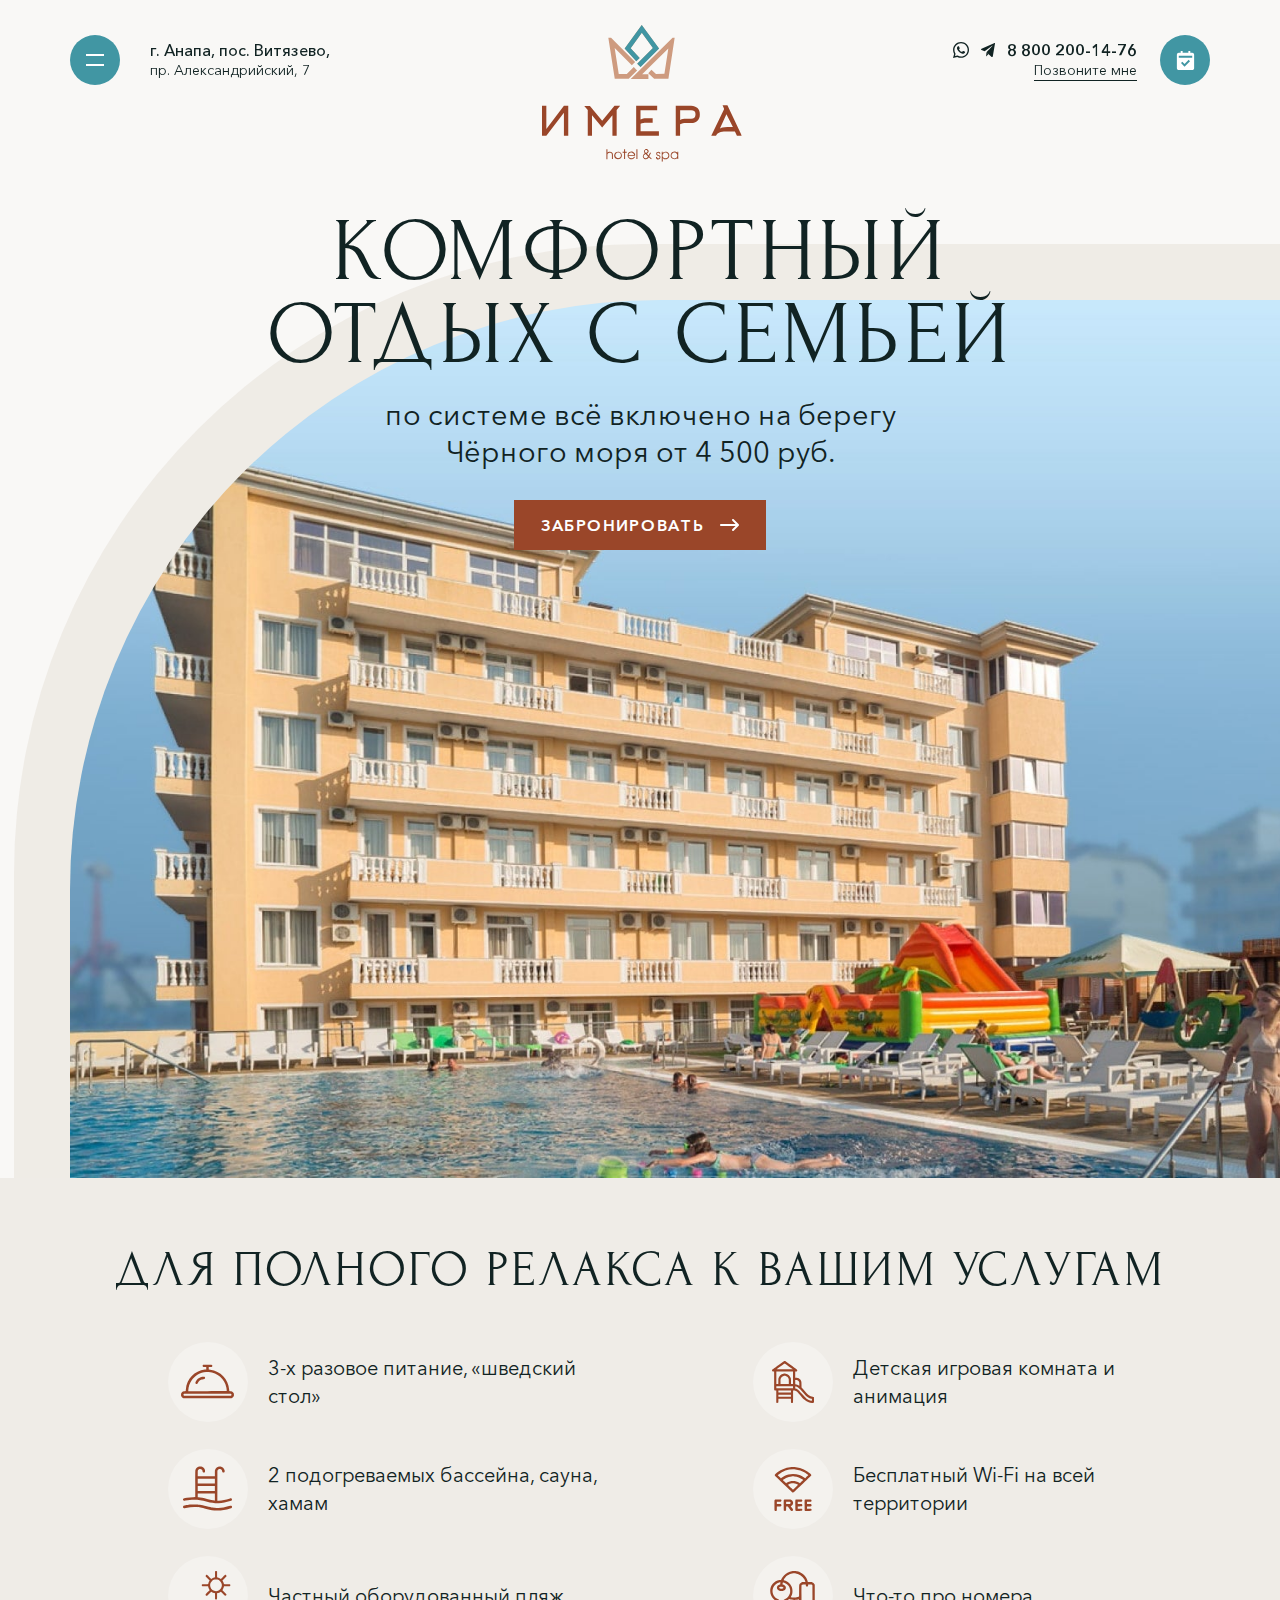
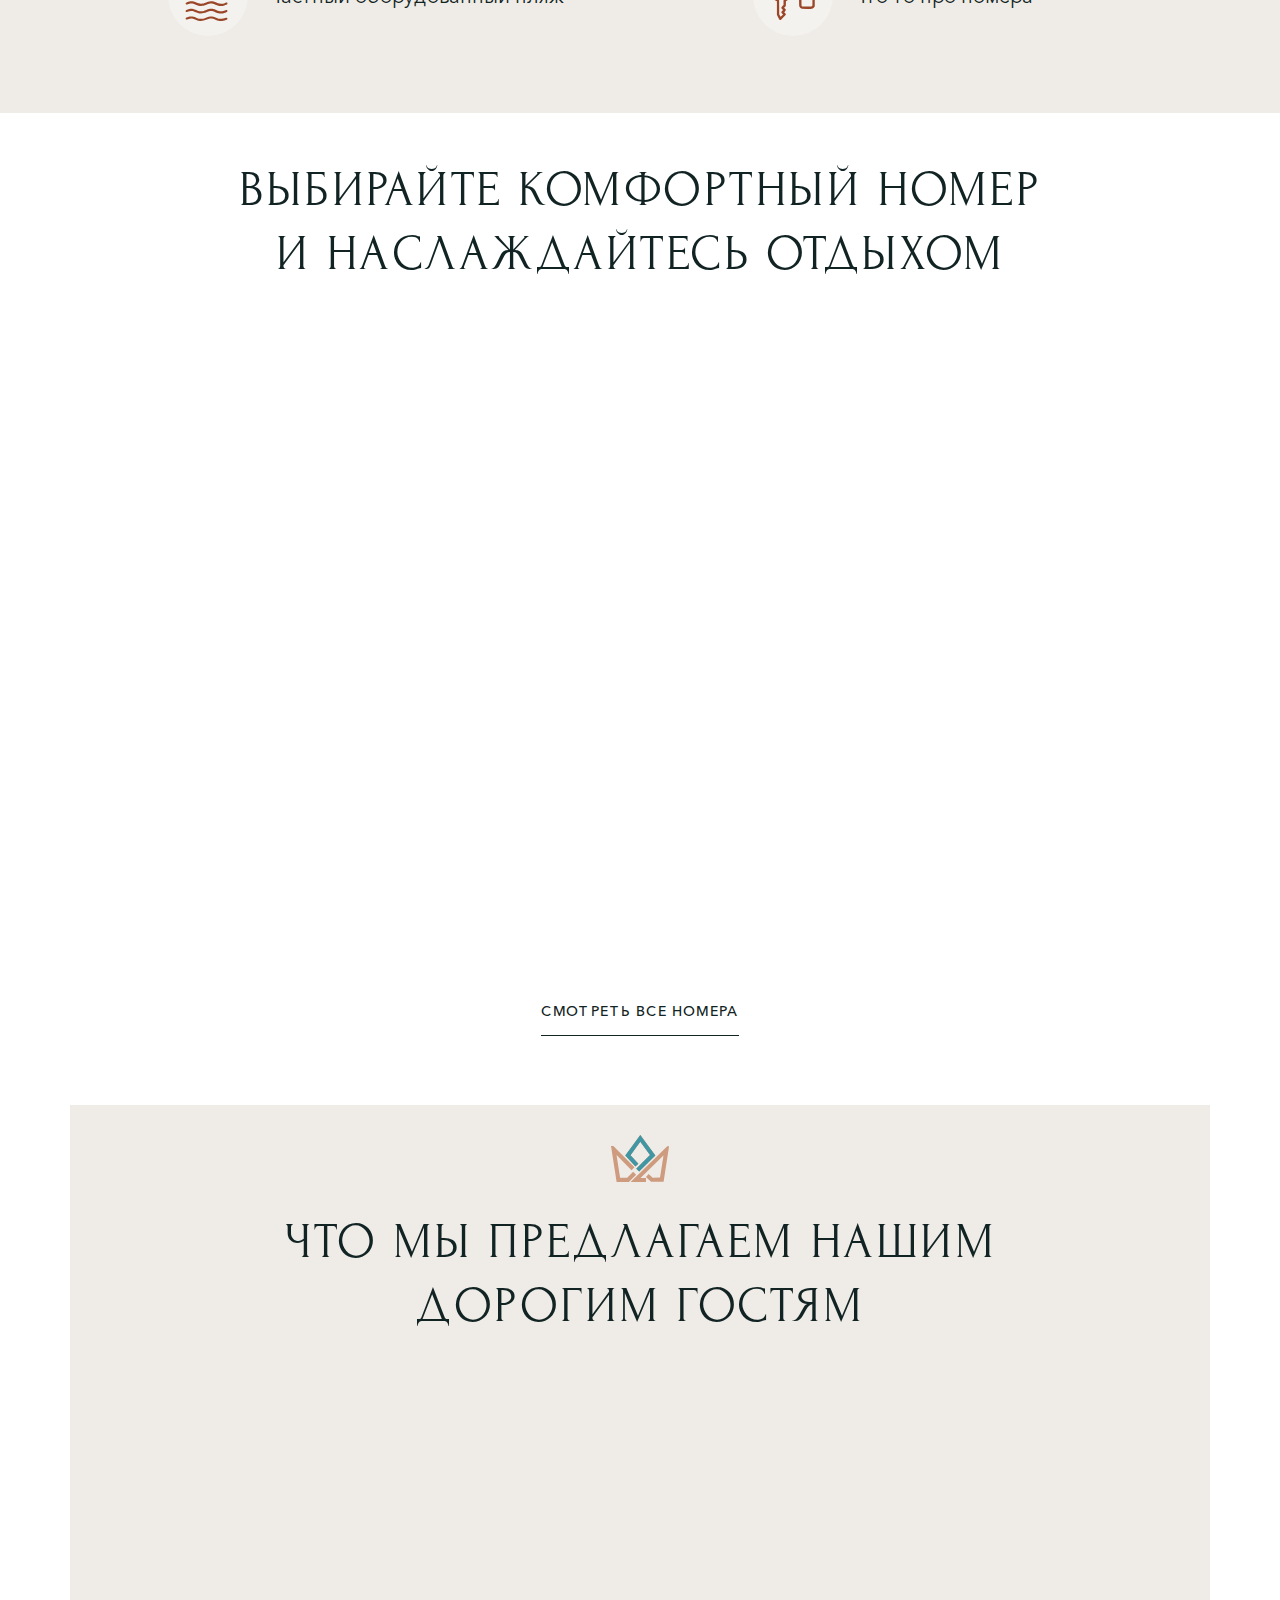
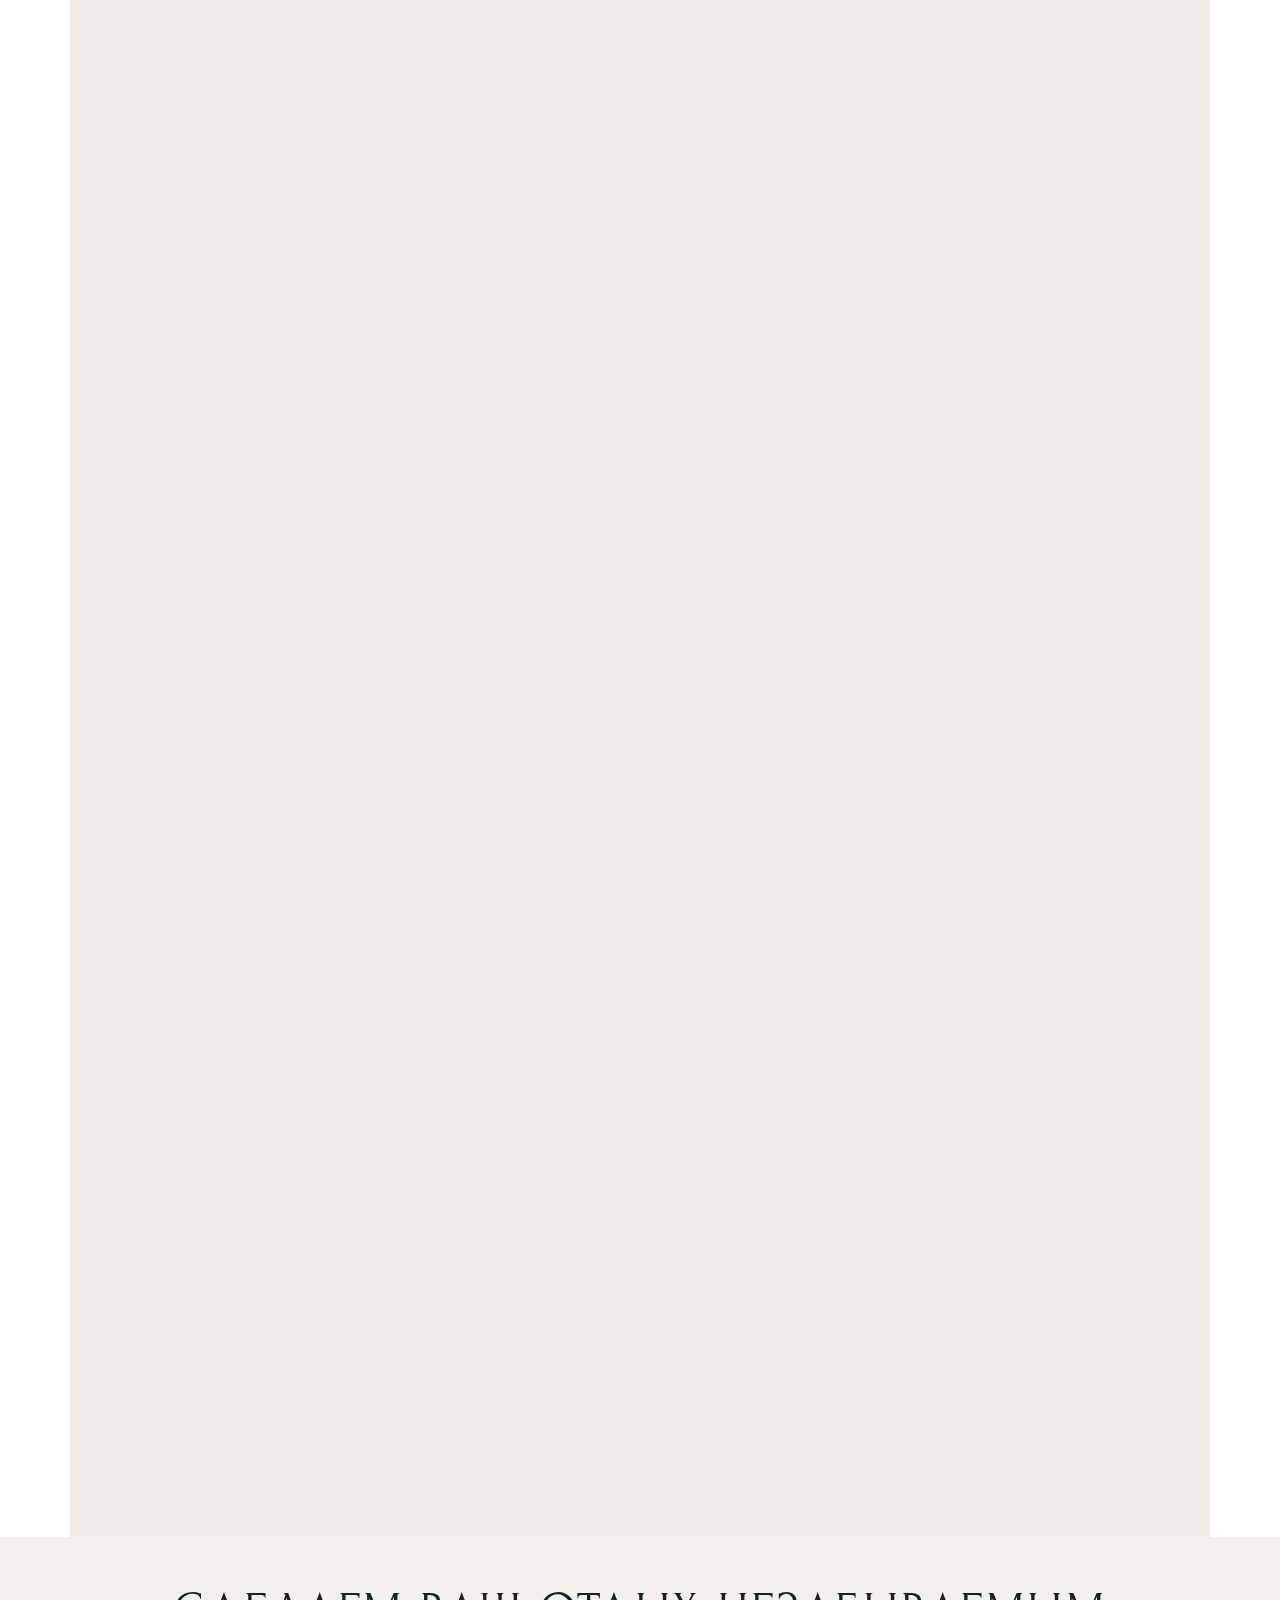
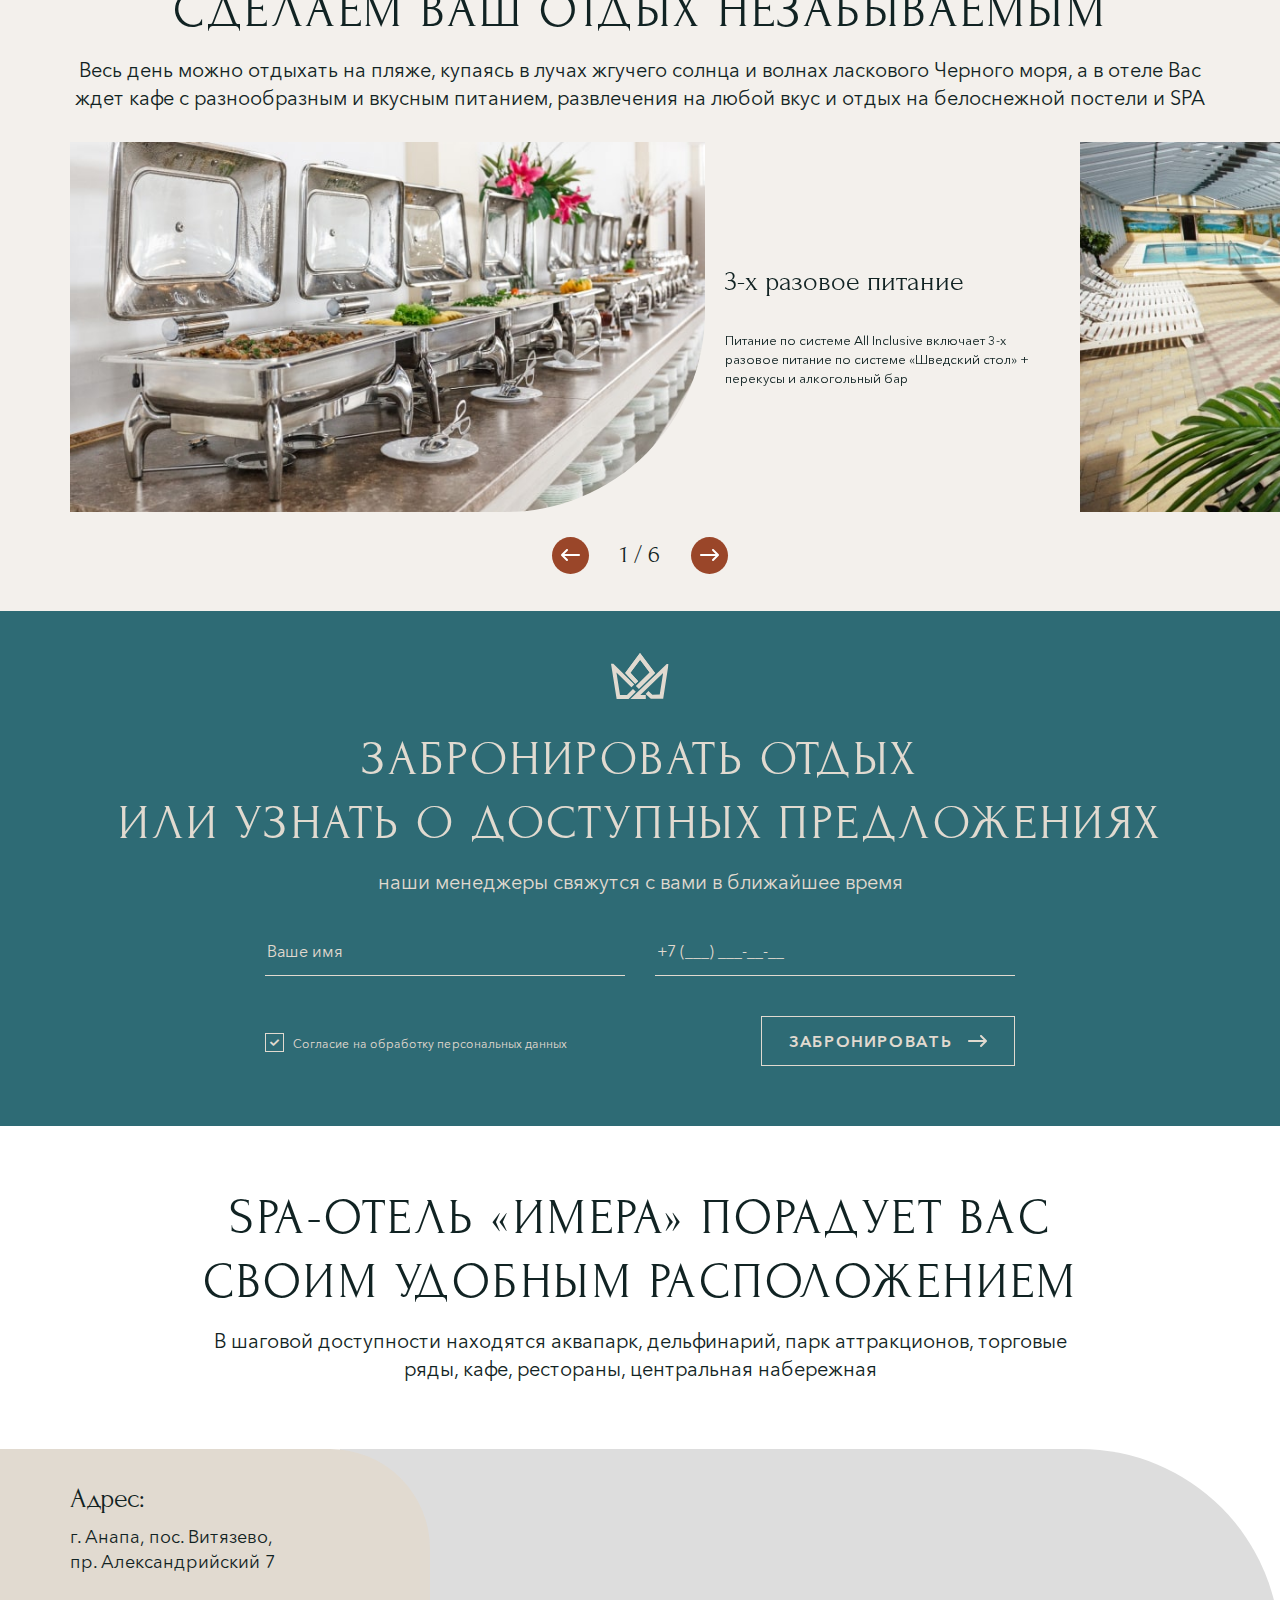
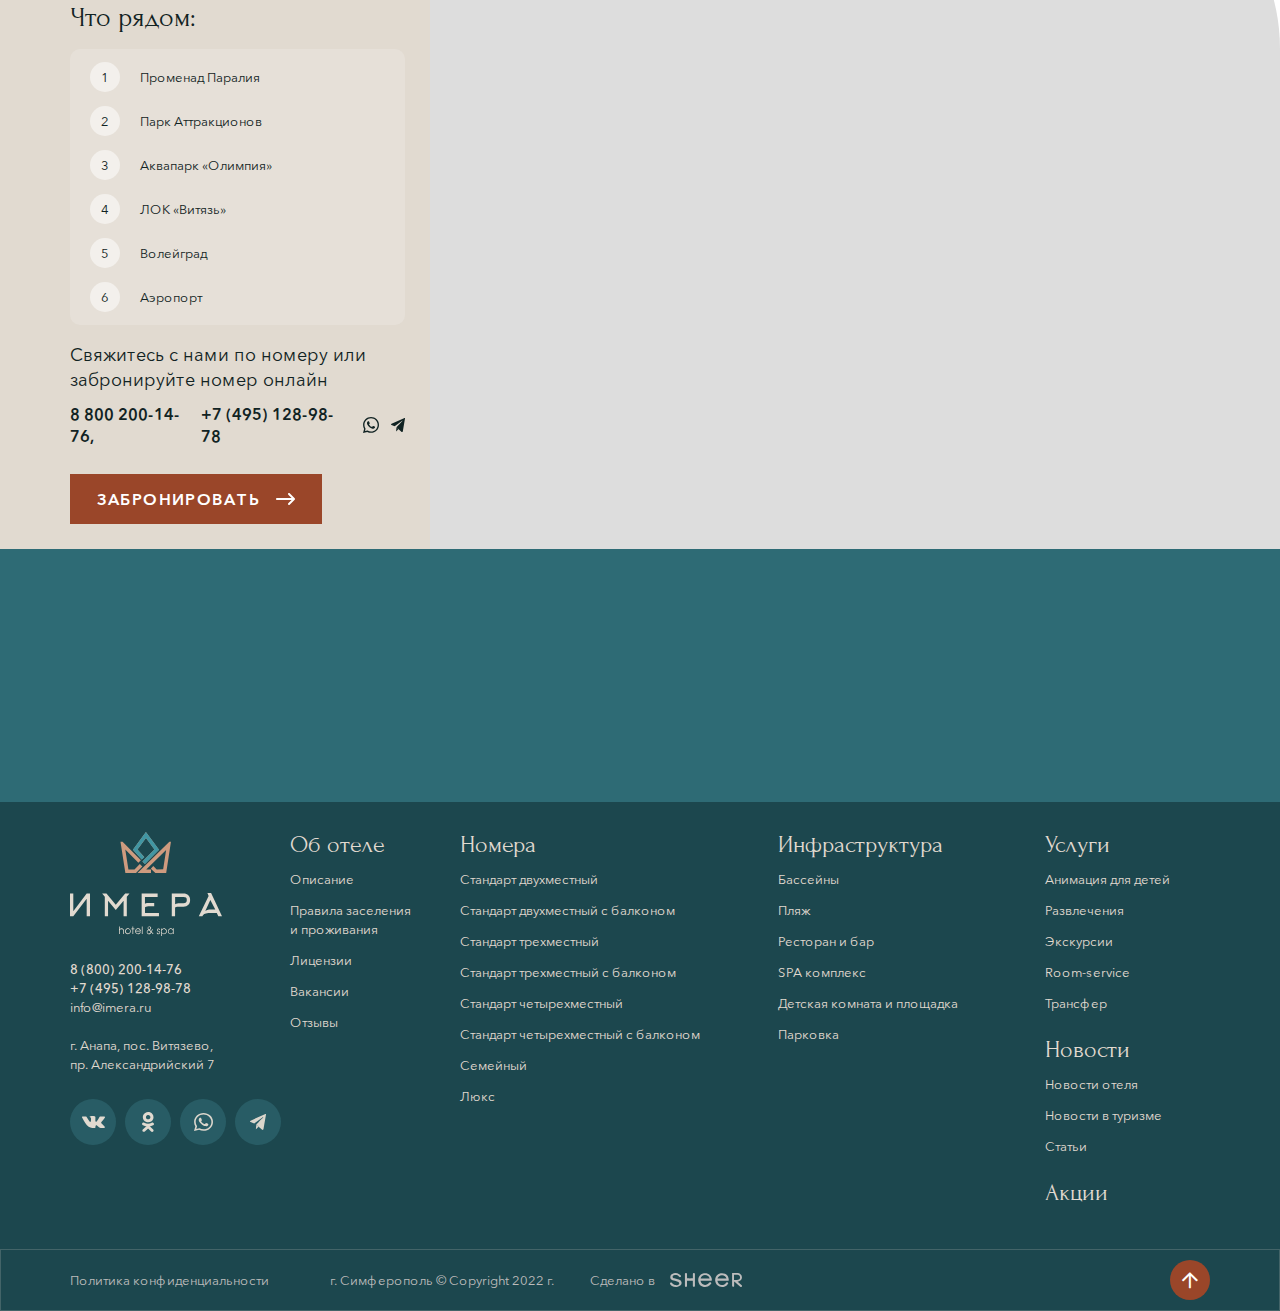
<file: index.html>
<!DOCTYPE html>
<!--[if lt IE 7]><html lang="ru" class="lt-ie9 lt-ie8 lt-ie7"><![endif]-->
<!--[if IE 7]><html lang="ru" class="lt-ie9 lt-ie8"><![endif]-->
<!--[if IE 8]><html lang="ru" class="lt-ie9"><![endif]-->
<!--[if gt IE 8]><!-->
<html lang="ru">
<!--<![endif]-->
<head>
	<meta charset="utf-8" />
	<title>Заголовок</title>
	<meta http-equiv="X-UA-Compatible" content="IE=edge" />
	<meta name="viewport" content="width=device-width, initial-scale=1.0" />
	<meta name="format-detection" content="telephone=no" />
	<link rel="shortcut icon" href="favicon.png" />
	<link rel="stylesheet" href="libs/bootstrap/bootstrap-grid.css" />
	<link rel="stylesheet" href="libs/fontawesome-free-5.12.0-web/css/all.min.css" />
	<link rel="stylesheet" href="libs/fancybox/jquery.fancybox.css" />
	<link rel="stylesheet" href="libs/slick-1.5.9/slick/slick.css" />
	<link rel="stylesheet" href="libs/slick-1.5.9/slick/slick-theme.css" />
	<link rel="stylesheet" href="libs/swiper/swiper-bundle.min.css" />
	<link rel="stylesheet" href="libs/animate/animate.min.css" />
	<link rel="stylesheet" href="css/fonts.css" />
	<link rel="stylesheet" href="css/main.css?ver=1.12" />
	<link rel="stylesheet" href="css/media.css?ver=1.12" />
</head>
<body>

	<div class="preloader"> 
		<div class="preloader__first">
			<a href="#" class="logo">
				<img src="img/logo.svg" alt="alt">
			</a>
		</div>
		<div class="preloader__second"></div>
	</div>

	<div class="wrapper">

		<header class="header default">
			<div class="container">
				<div class="header__wrapper">
					<div class="header__left">
						<span class="sandwich">
							<span class="sw-topper"></span>
							<span class="sw-footer"></span>
						</span>
						<div class="location"><strong>г. Анапа, пос. Витязево,</strong> пр. Александрийский, 7</div>
					</div>
					<a href="#" class="logo">
						<img src="img/logo.svg" alt="alt">
					</a>
					<div class="header__right">
						<div class="header__contacts">
							<div class="contacts-line">
								<ul class="social-list">
									<li><a href="#"><img src="img/wp.svg" alt="alt"></a></li>
									<li><a href="#"><img src="img/tg.svg" alt="alt"></a></li>
								</ul>
								<a href="tel:+88002001476" class="phone-main">8 800 200-14-76</a>
							</div>
							<a href="#" class="link-page">Позвоните мне</a>
						</div>
						<a href="#" class="btn-circle">
							<img src="img/calendar.svg" alt="aly">
						</a>
					</div>
				</div>
			</div>
			<div class="menu-dropdown">
				<div class="container">
					<div class="logo-wrapper">
						<a href="#" class="logo">
							<img src="img/logo_menu.svg" alt="alt">
						</a>
					</div>
					<div class="row">
						<div class="col-lg-3">
							<ul class="menu">
								<li>
									<div class="menu__item">
										<a href="#">Об отеле</a>
										<i class="far fa-chevron-right"></i>
									</div>
									<ul>
										<li><a href="#">Об отеле</a></li>
										<li><a href="#">Об отеле</a></li>
										<li><a href="#">Об отеле</a></li>
										<li><a href="#">Об отеле</a></li>
									</ul>
								</li>
								<li>
									<div class="menu__item">
										<a href="#">Номера</a>
										<i class="far fa-chevron-right"></i>
									</div>
									<ul>
										<li><a href="#">Стандарт двухместный</a></li>
										<li><a href="#">Стандарт двухместный с балконом</a></li>
										<li><a href="#">Стандарт трехместный</a></li>
										<li><a href="#">Стандарт трехместный с балконом</a></li>
										<li><a href="#">Стандарт четырехместный</a></li>
										<li><a href="#">Стандарт четырехместный с балконом</a></li>
										<li><a href="#">Семейный</a></li>
										<li><a href="#">Люкс</a></li>
									</ul>
								</li>
								<li>
									<div class="menu__item">
										<a href="#">Инфраструктура</a>
										<i class="far fa-chevron-right"></i>
									</div>
									<ul>
										<li><a href="#">Инфраструктура</a></li>
										<li><a href="#">Инфраструктура</a></li>
										<li><a href="#">Инфраструктура</a></li>
										<li><a href="#">Инфраструктура</a></li>
									</ul>
								</li>
								<li>
									<div class="menu__item">
										<a href="#">Услуги</a>
										<i class="far fa-chevron-right"></i>
									</div>
									<ul>
										<li><a href="#">Услуги</a></li>
										<li><a href="#">Услуги</a></li>
										<li><a href="#">Услуги</a></li>
										<li><a href="#">Услуги</a></li>
										<li><a href="#">Услуги</a></li>
									</ul>
								</li>
								<li>
									<div class="menu__item">
										<a href="#">Новости</a>
										<i class="far fa-chevron-right"></i>
									</div>
									<ul>
										<li><a href="#">Новости</a></li>
										<li><a href="#">Новости</a></li>
										<li><a href="#">Новости</a></li>
										<li><a href="#">Новости</a></li>
									</ul>
								</li>
								<li>
									<div class="menu__item">
										<a href="#">Акции</a>
									</div>
								</li>
								<li>
									<div class="menu__item">
										<a href="#">Контакты</a>
									</div>
								</li>
							</ul>
						</div>
						<div class="col-lg-3 offset-lg-3 align-self-end">
							<ul class="list-social">
								<li><a href="#"><img src="img/s_vk.svg" alt="alt"></a></li>
								<li><a href="#"><img src="img/s_ok.svg" alt="alt"></a></li>
								<li><a href="#"><img src="img/s_wp.svg" alt="alt"></a></li>
								<li><a href="#"><img src="img/s_tg.svg" alt="alt"></a></li>
							</ul>
						</div>
					</div>
				</div>
			</div>
		</header>

		<section class="billbord">
			<div class="container">
				<div class="billbord-block">
					<div class="scrolldown">
						<div class="scrolldown__text">скрольте вниз </div>
					</div>
					<div class="content-billbord">
						<h1 class="title-big">Комфортный отдых с семьей</h1>
						<div class="descr-big">по системе всё включено на берегу Чёрного моря от 4 500 руб.</div>
						<a href="#" class="btn-main"><span class="letter-wrap">ЗАБРОНИРОВАТЬ</span><img src="img/right.svg" alt="alt"></a>
					</div>
					<div class="image-billbord">
						<img src="img/billbord1.jpg" alt="alt">
					</div>
				</div>
			</div>
		</section>

		<section class="services">
			<div class="container">
				<h2 class="title-section">ДЛЯ ПОЛНОГО РЕЛАКСА К ВАШИМ УСЛУГАМ</h2>
				<div class="row">
					<div class="col-xl-5 offset-xl-1 col-lg-6">
						<div class="service-unit">
							<div class="service-unit__icon">
								<img src="img/ic_service1.svg" alt="alt">
							</div>
							<p>3-х разовое питание, «шведский стол»</p>
						</div>
					</div>
					<div class="col-xl-5 offset-xl-1 col-lg-6">
						<div class="service-unit">
							<div class="service-unit__icon">
								<img src="img/ic_service2.svg" alt="alt">
							</div>
							<p>Детская игровая комната и анимация</p>
						</div>
					</div>
					<div class="col-xl-5 offset-xl-1 col-lg-6">
						<div class="service-unit">
							<div class="service-unit__icon">
								<img src="img/ic_service3.svg" alt="alt">
							</div>
							<p>2 подогреваемых бассейна, сауна, хамам</p>
						</div>
					</div>
					<div class="col-xl-5 offset-xl-1 col-lg-6">
						<div class="service-unit">
							<div class="service-unit__icon">
								<img src="img/ic_service4.svg" alt="alt">
							</div>
							<p>Бесплатный Wi-Fi на всей территории</p>
						</div>
					</div>
					<div class="col-xl-5 offset-xl-1 col-lg-6">
						<div class="service-unit">
							<div class="service-unit__icon">
								<img src="img/ic_service5.svg" alt="alt">
							</div>
							<p>Частный оборудованный пляж</p>
						</div>
					</div>
					<div class="col-xl-5 offset-xl-1 col-lg-6">
						<div class="service-unit">
							<div class="service-unit__icon">
								<img src="img/ic_service6.svg" alt="alt">
							</div>
							<p>Что-то про номера</p>
						</div>
					</div>
				</div>
			</div>
		</section>

		<section class="catalog">
			<div class="container">
				<h2 class="title-section">
					<div>Выбирайте комфортный номер</div>
					<div>и наслаждайтесь отдыхом</div>
				</h2>
				<div class="row row_catalog">
					<div class="col-xl-6">
						<div class="item-catalog fadeInUp wow" data-wow-iteration="1" data-wow-delay="0.3s" data-wow-duration="1.5s">
							<ul class="slider-item">
								<li>
									<a href="#" class="item-catalog__image">
										<img src="img/catalog1.jpg" alt="alt">
									</a>
								</li>
								<li>
									<a href="#" class="item-catalog__image">
										<img src="img/catalog1.jpg" alt="alt">
									</a>
								</li>
							</ul>
							<a href="#" class="item-catalog__title">«Люкс» трехместный с балконом с видом на бассейн</a>
							<div class="item-catalog__text">Уютный, комфортный, стильный, оснащенный всем необходимым современный номер, с балконом</div>
							<div class="table-features">
								<table>
									<thead>
										<tr>
											<th>количество человек</th>
											<th>количество кроватей</th>
											<th>площадь</th>
											<th>цена за номер в сутки</th>
										</tr>
									</thead>
									<tbody>
										<tr>
											<td data-title="количество человек">
												<div class="feature-value"><img src="img/ic_people.svg" alt="alt">2 взрослых <br>1 ребенок</div>
											</td>
											<td data-title="количество кроватей">
												<div class="feature-value"><img src="img/ic_bed.svg" alt="alt">1 двуспальная <br>1 односпальная</div>
											</td>
											<td data-title="площадь">
												<div class="feature-value feature-value_area"><img src="img/ic_area.svg" alt="alt">35 м<sup>2</sup></div>
											</td>
											<td data-title="цена за номер в сутки">
												<div class="feature-price">от <span>4 500</span> руб.</div>
											</td>
										</tr>
									</tbody>
								</table>
							</div>
							<div class="item-catalog__bottom">
								<a href="#" class="btn-main btn-main_simple"><span class="letter-wrap">подробнее</span></a>
								<a href="#" class="btn-main"><span class="letter-wrap">ЗАБРОНИРОВАТЬ</span><img src="img/right.svg" alt="alt"></a>
							</div>
						</div>
					</div>
					<div class="col-xl-6">
						<div class="item-catalog fadeInUp wow" data-wow-iteration="1" data-wow-delay="0.3s" data-wow-duration="1.5s">
							<ul class="slider-item">
								<li>
									<a href="#" class="item-catalog__image">
										<img src="img/catalog2.jpg" alt="alt">
									</a>
								</li>
								<li>
									<a href="#" class="item-catalog__image">
										<img src="img/catalog2.jpg" alt="alt">
									</a>
								</li>
							</ul>
							<a href="#" class="item-catalog__title">«Люкс» трехместный с балконом с видом на бассейн</a>
							<div class="item-catalog__text">Уютный, комфортный, стильный, оснащенный всем необходимым современный номер, с балконом</div>
							<div class="table-features">
								<table>
									<thead>
										<tr>
											<th>количество человек</th>
											<th>количество кроватей</th>
											<th>площадь</th>
											<th>цена за номер в сутки</th>
										</tr>
									</thead>
									<tbody>
										<tr>
											<td data-title="количество человек">
												<div class="feature-value"><img src="img/ic_people.svg" alt="alt">2 взрослых <br>1 ребенок</div>
											</td>
											<td data-title="количество кроватей">
												<div class="feature-value"><img src="img/ic_bed.svg" alt="alt">1 двуспальная <br>1 односпальная</div>
											</td>
											<td data-title="площадь">
												<div class="feature-value feature-value_area"><img src="img/ic_area.svg" alt="alt">35 м<sup>2</sup></div>
											</td>
											<td data-title="цена за номер в сутки">
												<div class="feature-price">от <span>4 500</span> руб.</div>
											</td>
										</tr>
									</tbody>
								</table>
							</div>
							<div class="item-catalog__bottom">
								<a href="#" class="btn-main btn-main_simple"><span class="letter-wrap">подробнее</span></a>
								<a href="#" class="btn-main"><span class="letter-wrap">ЗАБРОНИРОВАТЬ</span><img src="img/right.svg" alt="alt"></a>
							</div>
						</div>
					</div>
				</div>
				<div class="bottom-link">
					<a href="#" class="link-main">СМОТРЕТЬ ВСЕ НОМЕРА</a>
				</div>
			</div>
		</section>

		<section class="catalog-services">
			<div class="container">
				<div class="services-wrapper">
					<div class="services-wrapper__back"></div>
					<div class="logo-section">
						<img src="img/logo_simple.svg" alt="alt">
					</div>
					<h2 class="title-section">
						<div>Что мы предлагаем нашим</div>
						<div>дорогим гостям</div>
					</h2>
					<div class="descr-section fadeInUp wow" data-wow-iteration="1" data-wow-delay="0.3s" data-wow-duration="1.5s">Современный комфортный комплекс для семейного и молодежного отдыха в самом центре курортного поселка Витязево</div>
					<div class="row row_services">
						<div class="col-lg-12">
							<a href="#" class="item-service item-service_1 fadeInUp wow" data-wow-iteration="1" data-wow-delay="0.3s" data-wow-duration="1.5s">
								<img src="img/service1.jpg" alt="alt">
								<span class="item-service__content">
									<span class="item-service__title">Открытый и крытый подогреваемые бассейны</span>
								</span>
							</a>
						</div>
						<div class="col-small">
							<a href="#" class="item-service item-service_2 fadeInUp wow" data-wow-iteration="1" data-wow-delay="0.3s" data-wow-duration="1.5s">
								<img src="img/service2.jpg" alt="alt">
								<span class="item-service__content">
									<span class="item-service__title">Ресторан и бар</span>
								</span>
							</a>
						</div>
						<div class="col-middle">
							<a href="#" class="item-service item-service_3 fadeInUp wow" data-wow-iteration="1" data-wow-delay="0.3s" data-wow-duration="1.5s">
								<img src="img/service3.jpg" alt="alt">
								<span class="item-service__content">
									<span class="item-service__title">SPA-комплекс <br>с сауной и хамамом</span>
								</span>
							</a>
						</div>
						<div class="col-small">
							<a href="#" class="item-service item-service_4 fadeInUp wow" data-wow-iteration="1" data-wow-delay="0.3s" data-wow-duration="1.5s">
								<img src="img/service4.jpg" alt="alt">
								<span class="item-service__content">
									<span class="item-service__title">Парковка</span>
								</span>
							</a>
						</div>
						<div class="col-md-6">
							<a href="#" class="item-service item-service_5 fadeInUp wow" data-wow-iteration="1" data-wow-delay="0.3s" data-wow-duration="1.5s">
								<img src="img/service5.jpg" alt="alt">
								<span class="item-service__content">
									<span class="item-service__title">Аниматоры для детей</span>
								</span>
							</a>
						</div>
						<div class="col-md-6">
							<a href="#" class="item-service item-service_6 fadeInUp wow" data-wow-iteration="1" data-wow-delay="0.3s" data-wow-duration="1.5s">
								<img src="img/service6.jpg" alt="alt">
								<span class="item-service__content">
									<span class="item-service__title">Собственный пляж</span>
									<span class="item-service__text">Отель расположен на первой береговой линии и имеет благоустроенный пляж, на котором вы найдете всё для комфортного отдыха: зонтики, шезлонги, душ, туалеты, раздевалки, Wi-Fi, трансфер до пляжа</span>
								</span>
							</a>
						</div>
						<div class="col-big">
							<a href="#" class="item-service item-service_7 fadeInUp wow" data-wow-iteration="1" data-wow-delay="0.3s" data-wow-duration="1.5s">
								<img src="img/service7.jpg" alt="alt">
								<span class="item-service__content">
									<span class="item-service__title">Детская игровая комната и площадка</span>
								</span>
							</a>
						</div>
						<div class="col-small">
							<a href="#" class="item-service item-service_8 fadeInUp wow" data-wow-iteration="1" data-wow-delay="0.3s" data-wow-duration="1.5s">
								<img src="img/service8.jpg" alt="alt">
								<span class="item-service__content">
									<span class="item-service__title">Развлечения</span>
								</span>
							</a>
						</div>
						<div class="col-small">
							<a href="#" class="item-service item-service_9 fadeInUp wow" data-wow-iteration="1" data-wow-delay="0.3s" data-wow-duration="1.5s">
								<img src="img/service9.jpg" alt="alt">
								<span class="item-service__content">
									<span class="item-service__title">Трансфер</span>
								</span>
							</a>
						</div>
						<div class="col-middle">
							<a href="#" class="item-service item-service_10 fadeInUp wow" data-wow-iteration="1" data-wow-delay="0.3s" data-wow-duration="1.5s">
								<img src="img/service10.jpg" alt="alt">
								<span class="item-service__content">
									<span class="item-service__title">Экскурсии</span>
								</span>
							</a>
						</div>
						<div class="col-small">
							<a href="#" class="item-service item-service_11 fadeInUp wow" data-wow-iteration="1" data-wow-delay="0.3s" data-wow-duration="1.5s">
								<img src="img/service11.jpg" alt="alt">
								<span class="item-service__content">
									<span class="item-service__title">Room-service</span>
								</span>
							</a>
						</div>
					</div>
				</div>
			</div>
		</section>

		<section class="entertainment">
			<div class="container">
				<h2 class="title-section">Сделаем ваш отдых незабываемым</h2>
				<div class="descr-section">Весь день можно отдыхать на пляже, купаясь в лучах жгучего солнца и волнах ласкового Черного моря, а в отеле Вас ждет кафе с разнообразным и вкусным питанием, развлечения на любой вкус и отдых на белоснежной постели и SPA</div>
				<div class="swiper swiper-entertainment">
					<div class="swiper-wrapper">
						<div class="swiper-slide">
							<div class="item-entertainment">
								<div class="item-entertainment__image">
									<img src="img/entertainment1.jpg" alt="alt">
								</div>
								<div class="item-entertainment__content">
									<div class="title-middle">3-х разовое питание</div>
									<p>Питание по системе All Inclusive включает 3-х разовое питание по системе «Шведский стол» + перекусы и алкогольный бар</p>
								</div>
							</div>
						</div>
						<div class="swiper-slide">
							<div class="item-entertainment">
								<div class="item-entertainment__image">
									<img src="img/entertainment2.jpg" alt="alt">
								</div>
								<div class="item-entertainment__content">
									<div class="title-middle">3-х разовое питание</div>
									<p>Питание по системе All Inclusive включает 3-х разовое питание по системе «Шведский стол» + перекусы и алкогольный бар</p>
								</div>
							</div>
						</div>
						<div class="swiper-slide">
							<div class="item-entertainment">
								<div class="item-entertainment__image">
									<img src="img/entertainment1.jpg" alt="alt">
								</div>
								<div class="item-entertainment__content">
									<div class="title-middle">3-х разовое питание</div>
									<p>Питание по системе All Inclusive включает 3-х разовое питание по системе «Шведский стол» + перекусы и алкогольный бар</p>
								</div>
							</div>
						</div>
						<div class="swiper-slide">
							<div class="item-entertainment">
								<div class="item-entertainment__image">
									<img src="img/entertainment1.jpg" alt="alt">
								</div>
								<div class="item-entertainment__content">
									<div class="title-middle">3-х разовое питание</div>
									<p>Питание по системе All Inclusive включает 3-х разовое питание по системе «Шведский стол» + перекусы и алкогольный бар</p>
								</div>
							</div>
						</div>
						<div class="swiper-slide">
							<div class="item-entertainment">
								<div class="item-entertainment__image">
									<img src="img/entertainment2.jpg" alt="alt">
								</div>
								<div class="item-entertainment__content">
									<div class="title-middle">3-х разовое питание</div>
									<p>Питание по системе All Inclusive включает 3-х разовое питание по системе «Шведский стол» + перекусы и алкогольный бар</p>
								</div>
							</div>
						</div>
						<div class="swiper-slide">
							<div class="item-entertainment">
								<div class="item-entertainment__image">
									<img src="img/entertainment1.jpg" alt="alt">
								</div>
								<div class="item-entertainment__content">
									<div class="title-middle">3-х разовое питание</div>
									<p>Питание по системе All Inclusive включает 3-х разовое питание по системе «Шведский стол» + перекусы и алкогольный бар</p>
								</div>
							</div>
						</div>
					</div>
					<div class="swiper-arrows">
						<div class="btn-swipe swiper-button-prev"><img src="img/prev.svg" alt="alt"></div>
						<div id="fraction-catalog" class="swiper-fraction"></div>
						<div class="btn-swipe swiper-button-next"><img src="img/next.svg" alt="alt"></div>
					</div>
				</div>
			</div>
		</section>

		<section class="booking">
			<div class="booking__back"></div>
			<div class="container">
				<div class="logo-section">
					<img src="img/logo_simple2.svg" alt="alt">
				</div>
				<h2 class="title-section">
					<div>Забронировать отдых</div> 
					<div>или узнать о доступных предложениях</div>
				</h2>
				<div class="descr-section">наши менеджеры свяжутся с вами в ближайшее время</div>
				<div class="row">
					<div class="col-xl-8 offset-xl-2">
						<form>
							<div class="row">
								<div class="col-lg-6">
									<div class="item-form">
										<input type="text" placeholder="Ваше имя" required="required">
									</div>
								</div>
								<div class="col-lg-6">
									<div class="item-form">
										<input type="text" placeholder="+7 (___) ___-__-__" class="input-phone" required="required">
									</div>
								</div>
							</div>
							<div class="bottom-form">
								<div class="checkbox">
									<label>
										<input type="checkbox" required="required" checked="checked" />
										<span>Согласие на обработку персональных данных</span>
									</label>
								</div>
								<button class="btn-main btn-main_transparent"><span class="letter-wrap">ЗАБРОНИРОВАТЬ</span><img src="img/right2.svg" alt="alt"></button>
							</div>
						</form>
					</div>
				</div>
			</div>
		</section>

		<section class="contacts">
			<div class="container">
				<h2 class="title-section">
					<div>SPA-отель «Имера» порадует Вас</div> 
					<div>своим удобным расположением</div>
				</h2>
				<div class="descr-section">В шаговой доступности находятся аквапарк, дельфинарий, парк аттракционов, торговые ряды, кафе, рестораны, центральная набережная</div>
				<div class="row">
					<div class="col-lg-4">
						<div class="contacts-block">
							<div class="title-middle">Адрес:</div>
							<div class="text-main">г. Анапа, пос. Витязево, <br>пр. Александрийский 7</div>
							<div class="title-middle">Что рядом:</div>
							<div class="location-wrapper">
								<ul class="list-locations">
									<li>
										<div class="item-location location_1">Променад Паралия</div>
									</li>
									<li>
										<div class="item-location location_2">Парк Аттракционов</div>
									</li>
									<li>
										<div class="item-location location_3">Аквапарк «Олимпия»</div>
									</li>
									<li>
										<div class="item-location location_4">ЛОК «Витязь»</div>
									</li>
									<li>
										<div class="item-location location_5">Волейград</div>
									</li>
									<li>
										<div class="item-location location_6">Аэропорт</div>
									</li>
									<li>
										<div class="item-location location_1">Променад Паралия</div>
									</li>
									<li>
										<div class="item-location location_2">Парк Аттракционов</div>
									</li>
									<li>
										<div class="item-location location_3">Аквапарк «Олимпия»</div>
									</li>
								</ul>
							</div>
							<div class="text-main">Свяжитесь с нами по номеру или забронируйте номер онлайн</div>
							<div class="contacts-line">
								<a href="tel:+88002001476" class="phone-main">8 800 200-14-76,</a>
								<a href="tel:+74951289878" class="phone-main">+7 (495) 128-98-78</a>
								<ul class="social-list">
									<li><a href="#"><img src="img/wp.svg" alt="alt"></a></li>
									<li><a href="#"><img src="img/tg.svg" alt="alt"></a></li>
								</ul>
							</div>
							<a href="#" class="btn-main"><span class="letter-wrap">ЗАБРОНИРОВАТЬ</span><img src="img/right.svg" alt="alt"></a>
						</div>
					</div>
					<div class="col-lg-8">
						<div id="map"></div>
					</div>
				</div>
			</div>
		</section>

		<section class="socials">
			<div class="container">
				<h2 class="title-section fadeInUp wow" data-wow-iteration="1" data-wow-delay="0.3s" data-wow-duration="1.5s">Больше интересного о нас здесь</h2>
				<div class="row align-items-center">
					<div class="col-lg-4">
						<a href="#" class="link-social fadeInUp wow" data-wow-iteration="1" data-wow-delay="0.3s" data-wow-duration="1.5s">
							<span class="link-social__icon">
								<img src="img/vk.svg" alt="alt">
							</span>
							<span class="letter-wrap">ВКОНТАКТЕ</span>
						</a>
					</div>
					<div class="col-lg-4">
						<a href="#" class="link-social fadeInUp wow" data-wow-iteration="1" data-wow-delay="0.3s" data-wow-duration="1.5s">
							<span class="link-social__icon">
								<img src="img/ok.svg" alt="alt">
							</span>
							<span class="letter-wrap">одноклассники</span>
						</a>
					</div>
					<div class="col-lg-4">
						<a href="#" class="link-social fadeInUp wow" data-wow-iteration="1" data-wow-delay="0.3s" data-wow-duration="1.5s">
							<span class="link-social__icon">
								<img src="img/file.svg" alt="alt">
							</span>
							<span class="letter-wrap">новости отеля</span>
						</a>
					</div>
				</div>
			</div>
		</section>

		<footer class="footer">
			<div class="container">
				<div class="row">
					<div class="col-lg-2">
						<a href="#" class="logo">
							<img src="img/logo2.svg" alt="alt">
						</a>
						<p><a href="tel:+88002001476"><strong>8 (800) 200-14-76</strong></a></p>
						<p><a href="tel:+74951289878"><strong>+7 (495) 128-98-78</strong></a></p>
						<p>info@imera.ru</p>
						<br>
						<p>г. Анапа, пос. Витязево, <br>пр. Александрийский 7</p>
						<ul class="list-social">
							<li><a href="#"><img src="img/s_vk.svg" alt="alt"></a></li>
							<li><a href="#"><img src="img/s_ok.svg" alt="alt"></a></li>
							<li><a href="#"><img src="img/s_wp.svg" alt="alt"></a></li>
							<li><a href="#"><img src="img/s_tg.svg" alt="alt"></a></li>
						</ul>
					</div>
					<div class="col-lg-2 footer__col">
						<div class="footer__title">Об отеле <i class="far fa-chevron-down"></i></div>
						<div class="footer__content">
							<ul class="footer__nav">
								<li><a href="#">Описание</a></li>
								<li><a href="#">Правила заселения <br>и проживания</a></li>
								<li><a href="#">Лицензии</a></li>
								<li><a href="#">Вакансии</a></li>
								<li><a href="#">Отзывы</a></li>
							</ul>
						</div>
					</div>
					<div class="col-lg-3">
						<div class="footer__title">Номера <i class="far fa-chevron-down"></i></div>
						<div class="footer__content">
							<ul class="footer__nav">
								<li><a href="#">Стандарт двухместный</a></li>
								<li><a href="#">Стандарт двухместный с балконом</a></li>
								<li><a href="#">Стандарт трехместный</a></li>
								<li><a href="#">Стандарт трехместный с балконом</a></li>
								<li><a href="#">Стандарт четырехместный</a></li>
								<li><a href="#">Стандарт четырехместный с балконом</a></li>
								<li><a href="#">Семейный</a></li>
								<li><a href="#">Люкс</a></li>
							</ul>
						</div>
					</div>
					<div class="col-lg-3 footer__col">
						<div class="footer__title">Инфраструктура <i class="far fa-chevron-down"></i></div>
						<div class="footer__content">
							<ul class="footer__nav">
								<li><a href="#">Бассейны</a></li>
								<li><a href="#">Пляж</a></li>
								<li><a href="#">Ресторан и бар</a></li>
								<li><a href="#">SPA комплекс</a></li>
								<li><a href="#">Детская комната и площадка</a></li>
								<li><a href="#">Парковка</a></li>
							</ul>
						</div>
					</div>
					<div class="col-lg-2">
						<div class="footer__title">Услуги <i class="far fa-chevron-down"></i></div>
						<div class="footer__content">
							<ul class="footer__nav">
								<li><a href="#">Анимация для детей</a></li>
								<li><a href="#">Развлечения</a></li>
								<li><a href="#">Экскурсии</a></li>
								<li><a href="#">Room-service</a></li>
								<li><a href="#">Трансфер</a></li>
							</ul>
						</div>
						<div class="footer__title">Новости <i class="far fa-chevron-down"></i></div>
						<div class="footer__content">
							<ul class="footer__nav">
								<li><a href="#">Новости отеля</a></li>
								<li><a href="#">Новости в туризме</a></li>
								<li><a href="#">Статьи</a></li>
							</ul>
						</div>
						<a href="#" class="footer__title">Акции</a>
					</div>
				</div>
			</div>
			<div class="footer-bottom">
				<div class="container">
					<div class="row align-items-center">
						<div class="col-lg">
							<a href="#">Политика конфиденциальности </a>
						</div>
						<div class="col-lg">
							<p>г. Симферополь © Copyright  2022 г.</p>
						</div>
						<div class="col-lg">
							<div class="create">Сделано в <a href="#"><img src="img/copy.svg" alt="alt"></a></div>
						</div>
						<div class="col-xl-4 col-lg">
							<a href="#" class="btn_top"><i class="far fa-arrow-up"></i></a>
						</div>
					</div>
				</div>
			</div>
		</footer>

	</div>

	<!--[if lt IE 9]>
	<script src="libs/html5shiv/es5-shim.min.js"></script>
	<script src="libs/html5shiv/html5shiv.min.js"></script>
	<script src="libs/html5shiv/html5shiv-printshiv.min.js"></script>
	<script src="libs/respond/respond.min.js"></script>
<![endif]-->
<script src="libs/jquery/jquery-3.6.0.min.js"></script>
<script src="libs/jquery-mousewheel/jquery.mousewheel.min.js"></script>
<script src="libs/fancybox/jquery.fancybox.pack.js"></script>
<script src="libs/slick-1.5.9/slick/slick.min.js"></script>
<script src="libs/scroll2id/PageScroll2id.min.js"></script>
<script src="libs/animate/wow.min.js"></script>
<script src="libs/animate/animate-css.js"></script>
<script src="libs/mask/jquery.maskedinput.js"></script>
<script src="libs/swiper/swiper-bundle.min.js"></script>
<script src="libs/tweenmax/TweenMax.min.js"></script>
<script src="libs/jQueryFormStyler-master/jquery.formstyler.min.js"></script>
<script src="js/common.js?ver=1.12"></script>
<script src="https://api-maps.yandex.ru/2.1/?lang=ru_RU"></script>
<script>
	$(document).ready(function () {
		ymaps.ready(init);

		function init() {
			var myMap = new ymaps.Map('map', {
				center: [44.986188, 37.257357],
				zoom: 15
			}, {
				searchControlProvider: 'yandex#search'
			}),

			MyIconContentLayout = ymaps.templateLayoutFactory.createClass(
				'<div style="color: #fff; font-size: 16px; font-weight: 500; width: 40px; height: 50px; text-aling: center; display: flex; aling-items: center; 	justify-content: center; padding-top: 7px">$[properties.iconContent]</div>'
				),


			myPlacemark1 = new ymaps.Placemark([44.988116, 37.256700],{
				iconContent: "1",
				balloonContent: '<div class="baloon-content">Променад Паралия</div>',
			},  {
				iconLayout: 'default#imageWithContent',
				iconImageHref: 'img/pin_loc.svg',
				iconContentLayout: MyIconContentLayout,
				iconImageSize: [38, 42],
				iconImageOffset: [-19, -42],
				balloonOffset: [0, -42],
				hideIconOnBalloonOpen: false,
			});

			myPlacemark2 = new ymaps.Placemark([44.987565, 37.256969], {
				iconContent: "2",
				balloonContent: '<div class="baloon-content">Парк Аттракционов</div>',
			}, {
				iconLayout: 'default#imageWithContent',
				iconImageHref: 'img/pin_loc.svg',
				iconContentLayout: MyIconContentLayout,
				iconImageSize: [38, 42],
				iconImageOffset: [-19, -42],
				balloonOffset: [0, -42],
				hideIconOnBalloonOpen: false,
			});

			myPlacemark3 = new ymaps.Placemark([44.982897, 37.252835], {
				iconContent: "3",
				balloonContent: '<div class="baloon-content">Аквапарк «Олимпия»</div>',
			}, {
				iconLayout: 'default#imageWithContent',
				iconImageHref: 'img/pin_loc.svg',
				iconContentLayout: MyIconContentLayout,
				iconImageSize: [38, 42],
				iconImageOffset: [-19, -42],
				balloonOffset: [0, -42],
				hideIconOnBalloonOpen: false,
			});

			myPlacemark4 = new ymaps.Placemark([44.990063, 37.249105], {
				iconContent: "4",
				balloonContent: '<div class="baloon-content">ЛОК «Витязь»</div>',
			}, {
				iconLayout: 'default#imageWithContent',
				iconImageHref: 'img/pin_loc.svg',
				iconContentLayout: MyIconContentLayout,
				iconImageSize: [38, 42],
				iconImageOffset: [-19, -42],
				balloonOffset: [0, -42],
				hideIconOnBalloonOpen: false,
			});

			myPlacemark5 = new ymaps.Placemark([44.992957, 37.245072], {
				iconContent: "5",
				balloonContent: '<div class="baloon-content">Волейград</div>',
			}, {
				iconLayout: 'default#imageWithContent',
				iconImageHref: 'img/pin_loc.svg',
				iconContentLayout: MyIconContentLayout,
				iconImageSize: [38, 42],
				iconImageOffset: [-19, -42],
				balloonOffset: [0, -42],
				hideIconOnBalloonOpen: false,
			});

			myPlacemark6 = new ymaps.Placemark([45.003749, 37.341519], {
				iconContent: "6",
				balloonContent: '<div class="baloon-content">Аэропорт</div>',
			}, {
				iconLayout: 'default#imageWithContent',
				iconImageHref: 'img/pin_loc.svg',
				iconContentLayout: MyIconContentLayout,
				iconImageSize: [38, 42],
				iconImageOffset: [-19, -42],
				balloonOffset: [0, -42],
				hideIconOnBalloonOpen: false,
			});

			myPlacemark_Main = new ymaps.Placemark([44.986188, 37.257357], {
				//balloonContent: '<div class="baloon-content baloon-content baloon-content_main"><img src="img/logo_map.svg" alt="alt"></div>',
			}, {
				iconLayout: 'default#imageWithContent',
				iconImageHref: 'img/pin_main.svg',
				iconContentLayout: MyIconContentLayout,
				iconImageSize: [132, 98],
				iconImageOffset: [-5, -98],
				balloonOffset: [0, -98],
				hideIconOnBalloonOpen: false,
			});

			myMap.controls.remove('searchControl');
			myMap.behaviors.disable('scrollZoom');
			myMap.geoObjects.add(myPlacemark1);
			myMap.geoObjects.add(myPlacemark2);
			myMap.geoObjects.add(myPlacemark3);
			myMap.geoObjects.add(myPlacemark4);
			myMap.geoObjects.add(myPlacemark5);
			myMap.geoObjects.add(myPlacemark6);

			myMap.geoObjects.add(myPlacemark_Main);
			//myPlacemark_Main.balloon.open();


			$( ".item-location" ).click(function() {
				$(".item-location").removeClass("active");
				$(this).addClass("active");
			});

			$( ".location_1" ).click(function() {
				myPlacemark1.balloon.open();
				myMap.setCenter([44.988116, 37.256700]);
			});

			$( ".location_2" ).click(function() {
				myPlacemark2.balloon.open();
				myMap.setCenter([44.987565, 37.256969]);
			});

			$( ".location_3" ).click(function() {
				myPlacemark3.balloon.open();
				myMap.setCenter([44.982897, 37.252835]);
			});

			$( ".location_4" ).click(function() {
				myPlacemark4.balloon.open();
				myMap.setCenter([44.990063, 37.249105]);
			});

			$( ".location_5" ).click(function() {
				myPlacemark5.balloon.open();
				myMap.setCenter([44.992957, 37.245072]);
			});

			$( ".location_6" ).click(function() {
				myPlacemark6.balloon.open();
				myMap.setCenter([45.003749, 37.341519]);
			});

		}
	});
</script>
<!-- Yandex.Metrika counter --><!-- /Yandex.Metrika counter -->
<!-- Google Analytics counter --><!-- /Google Analytics counter -->
</body>
</html>
</file>
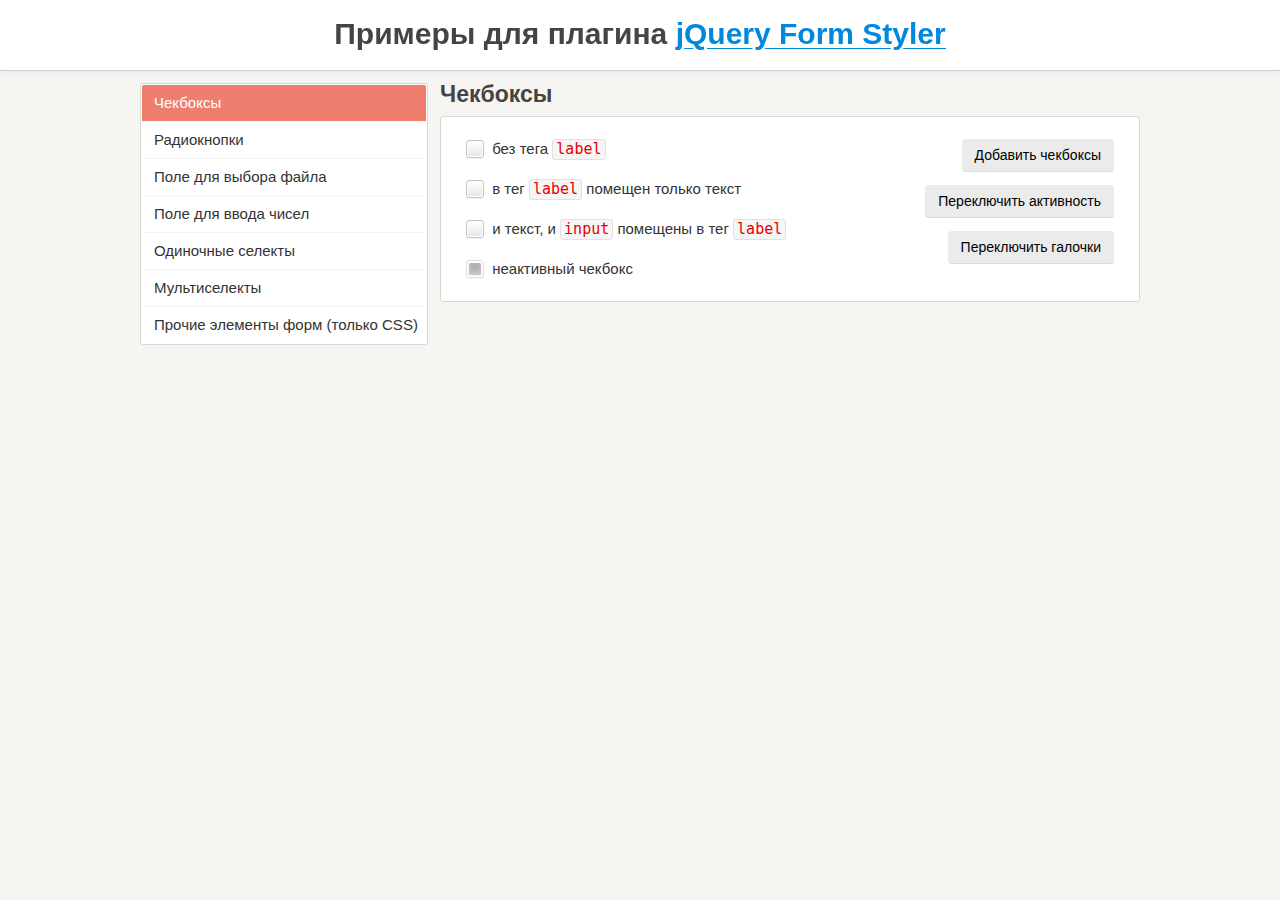
<file: libs/jQueryFormStyler-master/demo/index.html>
<!DOCTYPE html>
<html>
<head>
	<meta charset="utf-8" />
	<meta name="viewport" content="width=device-width, initial-scale=1.0" />
	<title>Примеры для плагина jQuery Form Styler</title>
	<link href="demo.css" rel="stylesheet" />
	<link href="../jquery.formstyler.css" rel="stylesheet" />
	<script src="http://ajax.googleapis.com/ajax/libs/jquery/1.11.3/jquery.min.js"></script>
	<script src="../jquery.formstyler.js"></script>
	<script>
		(function($) {
		$(function() {
			$('input, select').styler({
				selectSearch: true
			});
		});
		})(jQuery);
	</script>
	<script src="demo.js"></script>
</head>

<body>

<h1>Примеры для плагина <a href="http://dimox.name/jquery-form-styler/">jQuery Form Styler</a></h1>

<form method="post">
<div class="wrapper">

	<ul class="menu">
		<li class="current" data-hash="checkbox">Чекбоксы</li>
		<li data-hash="radio">Радиокнопки</li>
		<li data-hash="file">Поле для выбора файла</li>
		<li data-hash="number">Поле для ввода чисел</li>
		<li data-hash="select">Одиночные селекты</li>
		<li data-hash="multiselect">Мультиселекты</li>
		<li data-hash="css">Прочие элементы форм (только CSS)</li>
	</ul>

	<div class="content">

		<div class="box visible">
			<h2>Чекбоксы</h2>

			<div class="section lh">
				<div class="buttons">
					<button type="submit" class="button  add-checkbox">Добавить чекбоксы</button>
					<button type="submit" class="button  disable-input">Переключить активность</button>
					<button type="submit" class="button  check">Переключить галочки</button>
				</div>
				<input type="checkbox" /> без тега <code>label</code><br />
				<span id="r"><input type="checkbox" id="checkbox1" /></span> <label for="checkbox1"> в тег <code>label</code> помещен только текст</label><br />
				<label><input type="checkbox" /> и текст, и <code>input</code> помещены в тег <code>label</code></label><br />
				<label><input type="checkbox" disabled checked /> неактивный чекбокс</label>
			</div><!-- .section -->
		</div><!-- .box -->

		<div class="box">
			<h2>Радиокнопки</h2>

			<div class="section lh">
				<div class="buttons">
					<button type="submit" class="button  add-radio">Добавить радиокнопки</button>
					<button type="submit" class="button  disable-input">Переключить активность</button>
				</div>
				<input type="radio" name="radio" /> без тега <code>label</code><br />
				<input type="radio" name="radio" id="radio1" /> <label for="radio1"> в тег <code>label</code> помещен только текст</label><br />
				<label><input type="radio" name="radio" /> и текст, и <code>input</code> помещены в тег <code>label</code></label><br />
				<label><input type="radio" name="radio" disabled /> неактивная радиокнопка</label>
			</div><!-- .section -->
		</div><!-- .box -->

		<div class="box">
			<h2>Поле для выбора файла</h2>

			<div class="section">
				<div class="buttons">
					<button type="submit" class="button  add-file">Добавить поле</button>
					<button type="submit" class="button  disable-input">Переключить активность</button>
				</div>
				<input type="file" />
			</div><!-- .section -->
		</div><!-- .box -->

		<div class="box">
			<h2>Поле для ввода чисел</h2>

			<div class="section">
				<div class="buttons">
					<button type="submit" class="button  add-number">Добавить поле</button>
					<button type="submit" class="button  disable-input">Переключить активность</button>
				</div>
				<p>Поле без атрибутов.</p>
				<input type="number" />
			</div><!-- .section -->

			<div class="section">
				<p>Поле с атрибутами <code>min="0" max="100" step="5"</code>.</p>
				<input type="number" min="0" max="100" step="5" />
			</div><!-- .section -->

			<div class="section  number-plus-minus">
			<p>Другой вид переключателей.</p>
				<input type="number" />
			</div><!-- .section -->
		</div><!-- .box -->

		<div class="box">

			<h2>Одиночные селекты</h2>

			<p style="color: #43C617">По умолчанию ширина селекта на этой странице установлена 250 пикселей.</p>

			<div class="section">
				<div class="buttons">
					<button type="submit" class="button  add-select">Добавить селект</button>
					<button type="submit" class="button  add-options">Добавить пункты в список</button>
					<button type="submit" class="button  disable-select">Переключить активность селекта</button>
					<button type="submit" class="button  disable-options">Переключить активность пунктов</button>
				</div>
				<p><strong>Простой селект</strong> с несколькими пунктами, <br />один из них неактивный.</p>
				<select>
					<option>-- Выберите --</option>
					<option>Пункт 1</option>
					<option>Пункт 2</option>
					<option disabled>Пункт 3</option>
					<option>Пункт 4</option>
					<option>Пункт 5</option>
				</select>
			</div><!-- .section -->

			<div class="section">

				<p>Селект <strong>без заданной ширины</strong>, имеющий пункт <strong>с длинным текстом</strong>.</p>
				<select class="width-auto">
					<option>-- Выберите --</option>
					<option>Пункт 1</option>
					<option>Пункт 2</option>
					<option>Какой-то пункт с очень-очень-очень длинным-длинным-длинным текстом</option>
					<option>Пункт 4</option>
					<option>Пункт 5</option>
				</select>

				<br /><br />

				<p>Селект <strong>с шириной 200 пикселей</strong>, имеющий пункт <strong>с длинным текстом</strong>.</p>
				<select class="width-200">
					<option>-- Выберите --</option>
					<option>Пункт 1</option>
					<option>Пункт 2</option>
					<option>Какой-то пункт с очень-очень-очень длинным-длинным-длинным текстом</option>
					<option>Пункт 4</option>
					<option>Пункт 5</option>
				</select>

			</div><!-- .section -->

			<div class="section">

				<div class="sec maxheight">
					<p>Выпадающий список этого селекта <br /><strong>органичен по высоте</strong>.</p>
					<select>
						<option>-- Выберите --</option>
						<option>Пункт 1</option>
						<option>Пункт 2</option>
						<option>Пункт 3</option>
						<option>Пункт 4</option>
						<option>Пункт 5</option>
						<option>Пункт 6</option>
						<option>Пункт 7</option>
						<option>Пункт 8</option>
						<option>Пункт 9</option>
						<option>Пункт 10</option>
						<option>Пункт 11</option>
						<option>Пункт 12</option>
						<option>Пункт 13</option>
						<option>Пункт 14</option>
						<option>Пункт 15</option>
						<option>Пункт 16</option>
						<option>Пункт 17</option>
						<option>Пункт 18</option>
						<option>Пункт 19</option>
						<option>Пункт 20</option>
						<option>Пункт 21</option>
						<option>Пункт 22</option>
						<option>Пункт 23</option>
						<option>Пункт 24</option>
						<option>Пункт 25</option>
						<option>Пункт 26</option>
						<option>Пункт 27</option>
						<option>Пункт 28</option>
						<option>Пункт 29</option>
						<option>Пункт 30</option>
					</select>
				</div><!-- .sec -->

				<div class="sec">
					<p>Селект <strong>с длинным списком</strong>, не ограниченным максимальной высотой.</p>
					<select>
						<option>-- Выберите --</option>
						<option>Пункт 1</option>
						<option>Пункт 2</option>
						<option>Пункт 3</option>
						<option>Пункт 4</option>
						<option>Пункт 5</option>
						<option>Пункт 6</option>
						<option>Пункт 7</option>
						<option>Пункт 8</option>
						<option>Пункт 9</option>
						<option>Пункт 10</option>
						<option>Пункт 11</option>
						<option>Пункт 12</option>
						<option>Пункт 13</option>
						<option>Пункт 14</option>
						<option>Пункт 15</option>
						<option>Пункт 16</option>
						<option>Пункт 17</option>
						<option>Пункт 18</option>
						<option>Пункт 19</option>
						<option>Пункт 20</option>
						<option>Пункт 21</option>
						<option>Пункт 22</option>
						<option>Пункт 23</option>
						<option>Пункт 24</option>
						<option>Пункт 25</option>
						<option>Пункт 26</option>
						<option>Пункт 27</option>
						<option>Пункт 28</option>
						<option>Пункт 29</option>
						<option>Пункт 30</option>
						<option>Пункт 31</option>
						<option>Пункт 32</option>
						<option>Пункт 33</option>
						<option>Пункт 34</option>
						<option>Пункт 35</option>
						<option>Пункт 36</option>
						<option>Пункт 37</option>
						<option>Пункт 38</option>
						<option>Пункт 39</option>
						<option>Пункт 40</option>
						<option>Пункт 41</option>
						<option>Пункт 42</option>
						<option>Пункт 43</option>
						<option>Пункт 44</option>
						<option>Пункт 45</option>
						<option>Пункт 46</option>
						<option>Пункт 47</option>
						<option>Пункт 48</option>
						<option>Пункт 49</option>
						<option>Пункт 50</option>
						<option>Пункт 51</option>
						<option>Пункт 52</option>
						<option>Пункт 53</option>
						<option>Пункт 54</option>
						<option>Пункт 55</option>
						<option>Пункт 56</option>
						<option>Пункт 57</option>
						<option>Пункт 58</option>
						<option>Пункт 59</option>
						<option>Пункт 60</option>
						<option>Пункт 61</option>
						<option>Пункт 62</option>
						<option>Пункт 63</option>
						<option>Пункт 64</option>
						<option>Пункт 65</option>
						<option>Пункт 66</option>
						<option>Пункт 67</option>
						<option>Пункт 68</option>
						<option>Пункт 69</option>
						<option>Пункт 70</option>
						<option>Пункт 71</option>
						<option>Пункт 72</option>
						<option>Пункт 73</option>
						<option>Пункт 74</option>
						<option>Пункт 75</option>
						<option>Пункт 76</option>
						<option>Пункт 77</option>
						<option>Пункт 78</option>
						<option>Пункт 79</option>
						<option>Пункт 80</option>
						<option>Пункт 81</option>
						<option>Пункт 82</option>
						<option>Пункт 83</option>
						<option>Пункт 84</option>
						<option>Пункт 85</option>
						<option>Пункт 86</option>
						<option>Пункт 87</option>
						<option>Пункт 88</option>
						<option>Пункт 89</option>
						<option>Пункт 90</option>
						<option>Пункт 91</option>
						<option>Пункт 92</option>
						<option>Пункт 93</option>
						<option>Пункт 94</option>
						<option>Пункт 95</option>
						<option>Пункт 96</option>
						<option>Пункт 97</option>
						<option>Пункт 98</option>
						<option>Пункт 99</option>
						<option>Пункт 100</option>
					</select>
				</div><!-- .sec -->

			</div><!-- .section -->

			<div class="section">

				<div class="sec">
					<p>Проверяем, правильное ли значение передается при изменении. У оригинального селекта прописано: <code>onchange="alert(this.value)"</code>.</p>
					<select onchange="alert(this.value)">
						<option>-- Выберите --</option>
						<option>Пункт 1</option>
						<option>Пункт 2</option>
						<option>Пункт 3</option>
						<option>Пункт 4</option>
						<option>Пункт 5</option>
					</select>
				</div><!-- .sec -->

				<div class="sec">
					<p>Селект <strong>с замещающим текстом</strong> (placeholder). Текст "-- Выберите --" задан не через тег <code>option</code>, а через атрибут <code>data-placeholder</code>.</p>
					<select data-placeholder="-- Выберите --">
						<option label="-"></option>
						<option>Пункт 1</option>
						<option>Пункт 2</option>
						<option>Пункт 3</option>
						<option>Пункт 4</option>
						<option>Пункт 5</option>
					</select>
				</div><!-- .sec -->

			</div><!-- .section -->

			<div class="section">

				<div class="sec">
					<p>Селект <strong>с группировкой пунктов</strong> <br />(используется тег <code>optgroup</code>), один из них неактивный.</p>
					<select>
						<option>-- Выберите --</option>
						<optgroup label="Группа 1">
							<option>Пункт 1.1</option>
							<option>Пункт 1.2</option>
							<option>Пункт 1.3</option>
						</optgroup>
						<optgroup label="Группа 2">
							<option>Пункт 2.1</option>
							<option disabled>Пункт 2.2</option>
							<option>Пункт 2.3</option>
						</optgroup>
					</select>
				</div><!-- .sec -->

				<div class="sec">
					<p>Селект с выделением групп <strong>разными цветами</strong> (указаны классы <code>.color1</code> и <code>.color2</code> для <code>optgroup</code>).</p>
					<select>
						<option>-- Выберите --</option>
						<optgroup label="Группа 1" class="color1">
							<option>Пункт 1.1</option>
							<option>Пункт 1.2</option>
							<option>Пункт 1.3</option>
						</optgroup>
						<optgroup label="Группа 2" class="color2">
							<option>Пункт 2.1</option>
							<option>Пункт 2.2</option>
							<option>Пункт 2.3</option>
						</optgroup>
					</select>
				</div><!-- .sec -->

			</div><!-- .section -->

			<div class="section">

				<div class="sec showChanged">
					<p>Показываем, что селект изменен, используя класс <code>.changed</code> (появляется зеленая обводка).</p>
					<select>
						<option>-- Выберите --</option>
						<option>Пункт 1</option>
						<option>Пункт 2</option>
						<option>Пункт 3</option>
						<option>Пункт 4</option>
						<option>Пункт 5</option>
					</select>
				</div><!-- .sec -->

				<div class="sec lang">
					<p>Класс, указаннный для <code>option</code>, передается свернутом селекту, благодаря чему мы в нем видим флаг.</p>
					<select>
						<option>-- Выберите язык --</option>
						<option class="lang-en">Английский</option>
						<option class="lang-es">Испанский</option>
						<option class="lang-de">Немецкий</option>
						<option class="lang-ru">Русский</option>
						<option class="lang-fr">Французский</option>
					</select>
				</div><!-- .sec -->

			</div><!-- .section -->

			<br /><br /><br /><br /><br /><br /><br /><br /><br /><br />

		</div><!-- .box -->

		<div class="box">

			<h2>Мультиселекты</h2>

			<div class="section">
				<div class="buttons">
					<button type="submit" class="button  add-select  multiple">Добавить селект</button>
					<button type="submit" class="button  add-options">Добавить пункты в список</button>
					<button type="submit" class="button  disable-select">Переключить активность селекта</button>
					<button type="submit" class="button  disable-options">Переключить активность пунктов</button>
				</div>
				<p><strong>Мультиселект</strong>, один из пунктов неактивный, <br />параметр <code>size</code> не указан.</p>
				<select multiple>
					<option>-- Выберите --</option>
					<option>Пункт 1</option>
					<option>Пункт 2</option>
					<option disabled>Пункт 3</option>
					<option>Пункт 4</option>
					<option>Пункт 5</option>
				</select>
			</div><!-- .section -->

			<div class="section">
				<p>Мультиселект <strong>с параметром</strong> <code>size</code> <strong>равным</strong> <code>6</code> и <strong>с заданной шириной</strong> (400 пикселей).</p>
				<select multiple size="6" class="width-400">
					<option>-- Выберите один или несколько пунктов --</option>
					<option>Пункт 1</option>
					<option>Пункт 2</option>
					<option>Пункт 3</option>
					<option>Пункт 4</option>
					<option>Пункт 5</option>
				</select>
			</div><!-- .section -->

			<div class="section">

				<div class="sec">
					<p>Мультиселект <strong>с группировкой пунктов</strong> (используется тег <code>optgroup</code>), один из них неактивный.</p>
					<select multiple size="9">
						<option>-- Выберите --</option>
						<optgroup label="Группа 1">
							<option>Пункт 1.1</option>
							<option>Пункт 1.2</option>
							<option>Пункт 1.3</option>
						</optgroup>
						<optgroup label="Группа 2">
							<option>Пункт 2.1</option>
							<option disabled>Пункт 2.2</option>
							<option>Пункт 2.3</option>
						</optgroup>
					</select>
				</div><!-- .sec -->

				<div class="sec">
					<p>Мультиселект с выделением групп <strong>разными цветами</strong> (указаны классы <code>.color1</code> и <code>.color2</code> для <code>optgroup</code>).</p>
					<select multiple size="9">
						<option>-- Выберите --</option>
						<optgroup label="Группа 1" class="color1">
							<option>Пункт 1.1</option>
							<option>Пункт 1.2</option>
							<option>Пункт 1.3</option>
						</optgroup>
						<optgroup label="Группа 2" class="color2">
							<option>Пункт 2.1</option>
							<option>Пункт 2.2</option>
							<option>Пункт 2.3</option>
						</optgroup>
					</select>
				</div><!-- .sec -->

			</div><!-- .section -->

		</div><!-- .box -->

		<div class="box">

			<h2>Прочие элементы форм (только CSS)</h2>

			<div class="section css">
				<p>Стилизация данных элементов <strong>не требует наличия плагина</strong>.</p>

				<input class="styler" type="text" size="60" placeholder="Однострочное текстовое поле..." /> <code>&lt;input type="text"></code>

				<input class="styler" type="password" size="60" placeholder="Поле для ввода пароля..." /> <code>&lt;input type="password"></code>

				<textarea class="styler" cols="60" rows="5" placeholder="Многострочное текстовое поле..."></textarea> <code>&lt;textarea>&lt;/textarea></code><br />

				<input class="styler" type="button" value="Кнопка" /> <code>&lt;input type="button"></code><br />

				<button class="styler" type="submit">Кнопка</button> <code>&lt;button>&lt;/button></code><br />

				<input class="styler" type="reset" value="Сброс" /> <code>&lt;input type="reset"></code><br />

				<input class="styler" type="button" value="Кнопка неактивная" disabled /> <code>&lt;input type="button" disabled></code><br />
				<button class="styler" type="submit" disabled>Кнопка неактивная</button> <code>&lt;button disabled>&lt;/button></code>

			</div><!-- .section -->

		</div><!-- .box -->

	</div><!-- .content -->

</div><!-- .wrapper -->
</form>

</body>
</html>
</file>
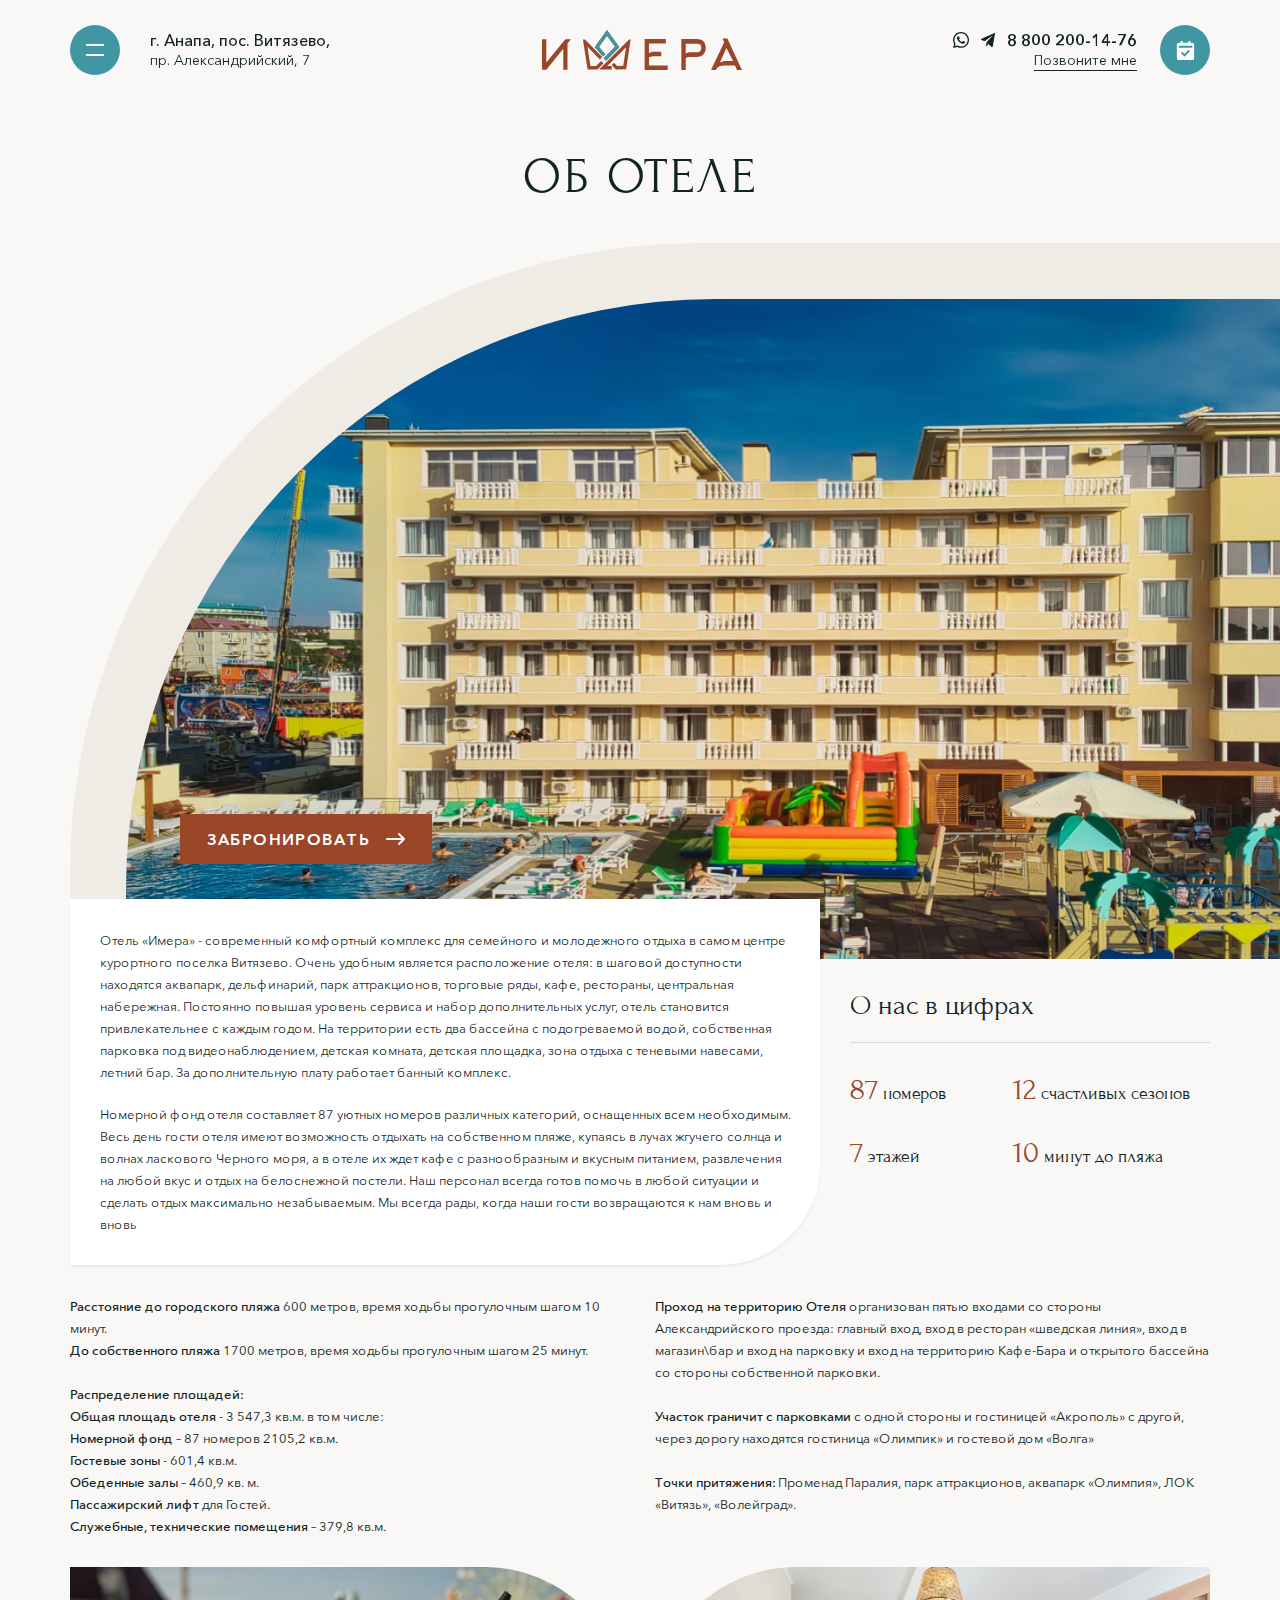
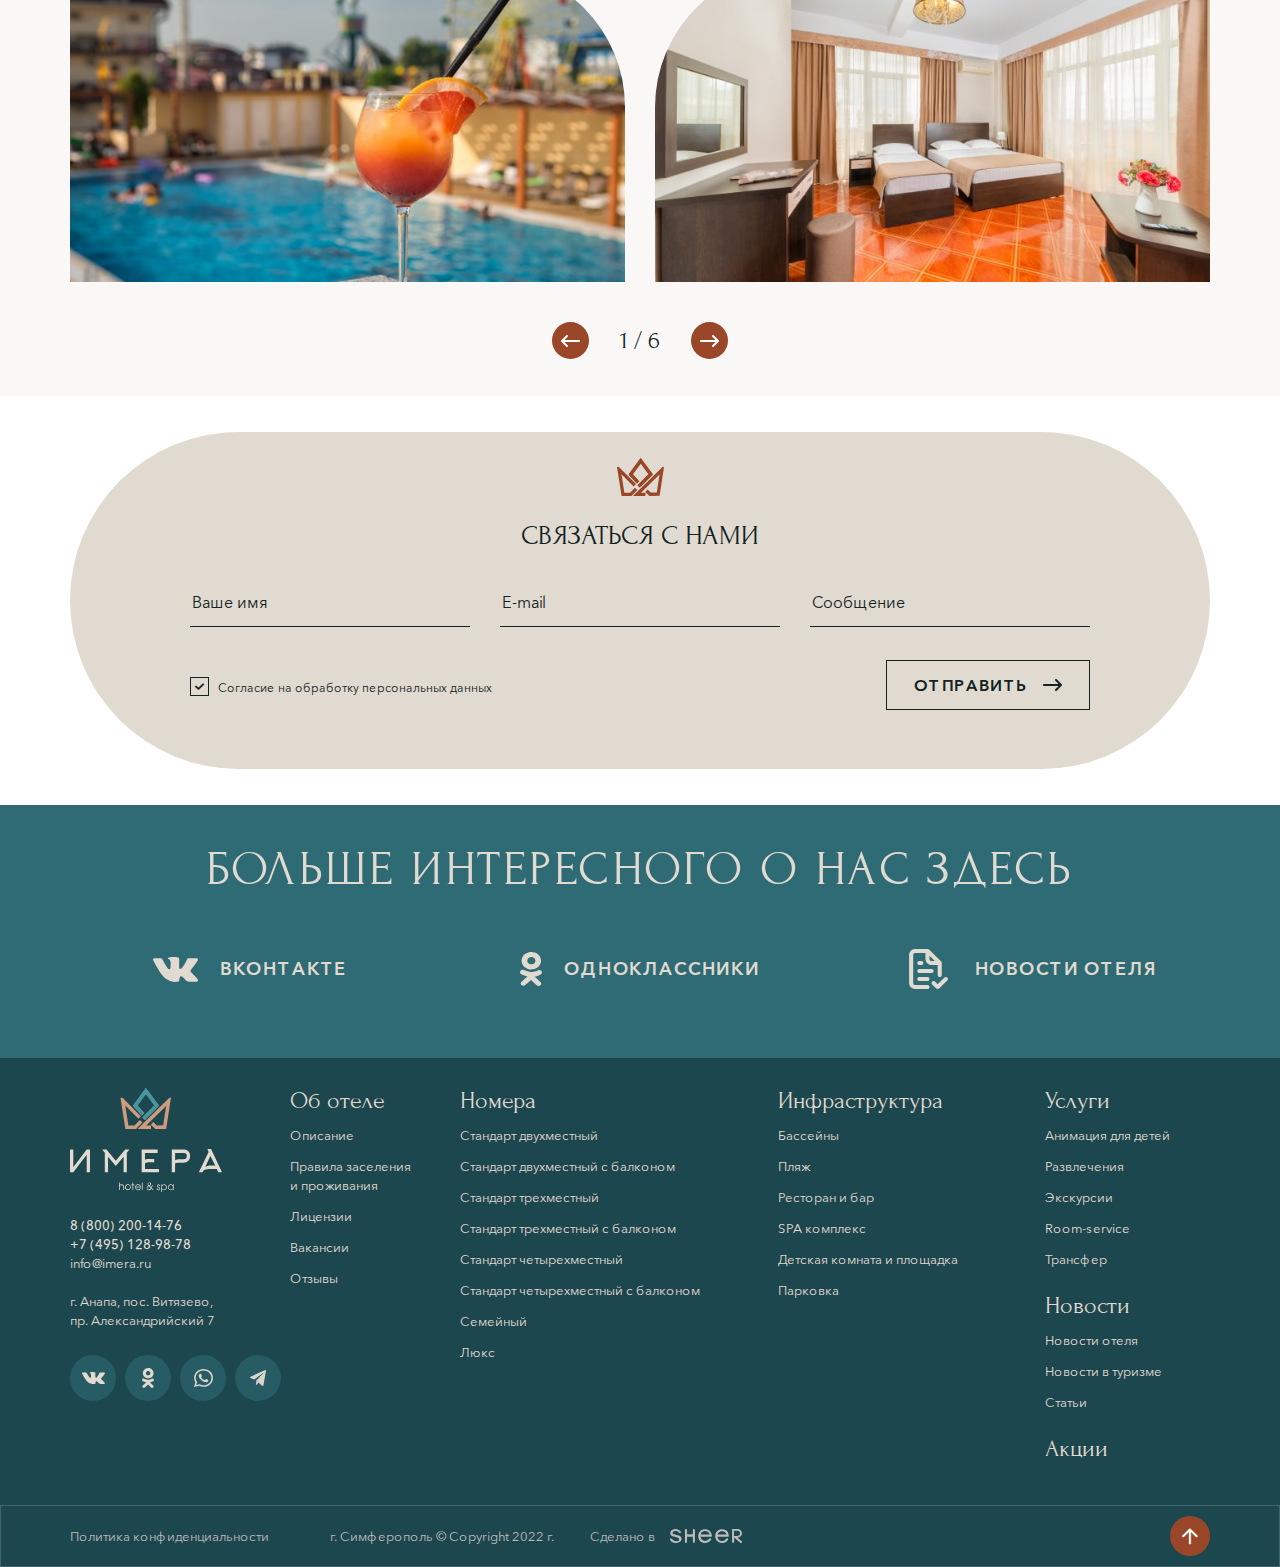
<file: about.html>
<!DOCTYPE html>
<!--[if lt IE 7]><html lang="ru" class="lt-ie9 lt-ie8 lt-ie7"><![endif]-->
<!--[if IE 7]><html lang="ru" class="lt-ie9 lt-ie8"><![endif]-->
<!--[if IE 8]><html lang="ru" class="lt-ie9"><![endif]-->
<!--[if gt IE 8]><!-->
<html lang="ru">
<!--<![endif]-->
<head>
	<meta charset="utf-8" />
	<title>Заголовок</title>
	<meta http-equiv="X-UA-Compatible" content="IE=edge" />
	<meta name="viewport" content="width=device-width, initial-scale=1.0" />
	<meta name="format-detection" content="telephone=no" />
	<link rel="shortcut icon" href="favicon.png" />
	<link rel="stylesheet" href="libs/bootstrap/bootstrap-grid.css" />
	<link rel="stylesheet" href="libs/fontawesome-free-5.12.0-web/css/all.min.css" />
	<link rel="stylesheet" href="libs/fancybox/jquery.fancybox.css" />
	<link rel="stylesheet" href="libs/slick-1.5.9/slick/slick.css" />
	<link rel="stylesheet" href="libs/slick-1.5.9/slick/slick-theme.css" />
	<link rel="stylesheet" href="libs/swiper/swiper-bundle.min.css" />
	<link rel="stylesheet" href="libs/animate/animate.min.css" />
	<link rel="stylesheet" href="css/fonts.css" />
	<link rel="stylesheet" href="css/main.css?ver=1.12" />
	<link rel="stylesheet" href="css/media.css?ver=1.12" />
</head>
<body>

	<div class="preloader"> 
		<div class="preloader__first">
			<a href="#" class="logo">
				<img src="img/logo.svg" alt="alt">
			</a>
		</div>
		<div class="preloader__second"></div>
	</div>

	<div class="wrapper wrapper_page">

		<header class="header default">
			<div class="container">
				<div class="header__wrapper">
					<div class="header__left">
						<span class="sandwich">
							<span class="sw-topper"></span>
							<span class="sw-footer"></span>
						</span>
						<div class="location"><strong>г. Анапа, пос. Витязево,</strong> пр. Александрийский, 7</div>
					</div>
					<a href="#" class="logo">
						<img src="img/logo_page.svg" alt="alt">
					</a>
					<div class="header__right">
						<div class="header__contacts">
							<div class="contacts-line">
								<ul class="social-list">
									<li><a href="#"><img src="img/wp.svg" alt="alt"></a></li>
									<li><a href="#"><img src="img/tg.svg" alt="alt"></a></li>
								</ul>
								<a href="tel:+88002001476" class="phone-main">8 800 200-14-76</a>
							</div>
							<a href="#" class="link-page">Позвоните мне</a>
						</div>
						<a href="#" class="btn-circle">
							<img src="img/calendar.svg" alt="aly">
						</a>
					</div>
				</div>
			</div>
			<div class="menu-dropdown">
				<div class="container">
					<div class="logo-wrapper">
						<a href="#" class="logo">
							<img src="img/logo_menu.svg" alt="alt">
						</a>
					</div>
					<div class="row">
						<div class="col-lg-3">
							<ul class="menu">
								<li>
									<div class="menu__item">
										<a href="#">Об отеле</a>
										<i class="far fa-chevron-right"></i>
									</div>
									<ul>
										<li><a href="#">Об отеле</a></li>
										<li><a href="#">Об отеле</a></li>
										<li><a href="#">Об отеле</a></li>
										<li><a href="#">Об отеле</a></li>
									</ul>
								</li>
								<li>
									<div class="menu__item">
										<a href="#">Номера</a>
										<i class="far fa-chevron-right"></i>
									</div>
									<ul>
										<li><a href="#">Стандарт двухместный</a></li>
										<li><a href="#">Стандарт двухместный с балконом</a></li>
										<li><a href="#">Стандарт трехместный</a></li>
										<li><a href="#">Стандарт трехместный с балконом</a></li>
										<li><a href="#">Стандарт четырехместный</a></li>
										<li><a href="#">Стандарт четырехместный с балконом</a></li>
										<li><a href="#">Семейный</a></li>
										<li><a href="#">Люкс</a></li>
									</ul>
								</li>
								<li>
									<div class="menu__item">
										<a href="#">Инфраструктура</a>
										<i class="far fa-chevron-right"></i>
									</div>
									<ul>
										<li><a href="#">Инфраструктура</a></li>
										<li><a href="#">Инфраструктура</a></li>
										<li><a href="#">Инфраструктура</a></li>
										<li><a href="#">Инфраструктура</a></li>
									</ul>
								</li>
								<li>
									<div class="menu__item">
										<a href="#">Услуги</a>
										<i class="far fa-chevron-right"></i>
									</div>
									<ul>
										<li><a href="#">Услуги</a></li>
										<li><a href="#">Услуги</a></li>
										<li><a href="#">Услуги</a></li>
										<li><a href="#">Услуги</a></li>
										<li><a href="#">Услуги</a></li>
									</ul>
								</li>
								<li>
									<div class="menu__item">
										<a href="#">Новости</a>
										<i class="far fa-chevron-right"></i>
									</div>
									<ul>
										<li><a href="#">Новости</a></li>
										<li><a href="#">Новости</a></li>
										<li><a href="#">Новости</a></li>
										<li><a href="#">Новости</a></li>
									</ul>
								</li>
								<li>
									<div class="menu__item">
										<a href="#">Акции</a>
									</div>
								</li>
								<li>
									<div class="menu__item">
										<a href="#">Контакты</a>
									</div>
								</li>
							</ul>
						</div>
						<div class="col-lg-3 offset-lg-3 align-self-end">
							<ul class="list-social">
								<li><a href="#"><img src="img/s_vk.svg" alt="alt"></a></li>
								<li><a href="#"><img src="img/s_ok.svg" alt="alt"></a></li>
								<li><a href="#"><img src="img/s_wp.svg" alt="alt"></a></li>
								<li><a href="#"><img src="img/s_tg.svg" alt="alt"></a></li>
							</ul>
						</div>
					</div>
				</div>
			</div>
		</header>

		<section class="about-page">
			<div class="container">
				<h1 class="title-section">об отеле</h1>
				<div class="billbord-block">
					<a href="#" class="btn-main"><span class="letter-wrap">ЗАБРОНИРОВАТЬ</span><img src="img/right.svg" alt="alt"></a>
					<div class="image-billbord">
						<img src="img/billbord_about.jpg" alt="alt">
					</div>
				</div>
				<div class="row">
					<div class="col-lg-8">
						<div class="about-info">
							<p>Отель «Имера» - современный комфортный комплекс для семейного и молодежного отдыха в самом центре курортного поселка Витязево. Очень удобным является расположение отеля: в шаговой доступности находятся аквапарк, дельфинарий, парк аттракционов, торговые ряды, кафе, рестораны, центральная набережная. Постоянно повышая уровень сервиса и набор дополнительных услуг, отель становится привлекательнее с каждым годом. На территории есть два бассейна с подогреваемой водой, собственная парковка под видеонаблюдением, детская комната, детская площадка, зона отдыха с теневыми навесами, летний бар. За дополнительную плату работает банный комплекс.</p>
							<p>Номерной фонд отеля составляет 87 уютных номеров различных категорий, оснащенных всем необходимым. Весь день гости отеля имеют возможность отдыхать на собственном пляже, купаясь в лучах жгучего солнца и волнах ласкового Черного моря, а в отеле их ждет кафе с разнообразным и вкусным питанием, развлечения на любой вкус и отдых на белоснежной постели. Наш персонал всегда готов помочь в любой ситуации и сделать отдых максимально незабываемым. Мы всегда рады, когда наши гости возвращаются к нам вновь и вновь</p>
						</div>
					</div>
					<div class="col-lg-4">
						<div class="title-middle title-middle_page">О нас в цифрах</div>
						<div class="row">
							<div class="col-lg-5">
								<div class="number-about"><span>87</span> номеров</div>
							</div>
							<div class="col-lg-7">
								<div class="number-about"><span>12</span> счастливых сезонов</div>
							</div>
							<div class="col-lg-5">
								<div class="number-about"><span>7</span> этажей</div>
							</div>
							<div class="col-lg-7">
								<div class="number-about"><span>10</span> минут до пляжа</div>
							</div>
						</div>
					</div>
				</div>
				<div class="text-about">
					<div class="row">
						<div class="col-lg-6">
							<p><strong>Расстояние до городского пляжа</strong> 600 метров, время ходьбы прогулочным шагом 10 минут.</p>
							<p><strong>До собственного пляжа</strong> 1700 метров, время ходьбы прогулочным шагом 25 минут.</p>
							<br>
							<p><strong>Распределение площадей:</strong></p>
							<p><strong>Общая площадь отеля</strong> - 3 547,3 кв.м. в том числе:</p>
							<p><strong>Номерной фонд</strong> – 87 номеров 2105,2 кв.м.</p>
							<p><strong>Гостевые зоны</strong> - 601,4 кв.м.</p>
							<p><strong>Обеденные залы</strong> – 460,9 кв. м.</p>
							<p><strong>Пассажирский лифт</strong> для Гостей.</p>
							<p><strong>Служебные, технические помещения</strong> – 379,8 кв.м.</p>
						</div>
						<div class="col-lg-6">
							<p><strong>Проход на территорию Отеля</strong> организован пятью входами со стороны Александрийского проезда: главный вход, вход в ресторан «шведская линия», вход в магазин\бар и вход на парковку и вход на территорию Кафе-Бара и открытого бассейна со стороны собственной парковки.</p>
							<br>
							<p><strong>Участок граничит с парковками</strong> с одной стороны и гостиницей «Акрополь» с другой, через дорогу находятся гостиница «Олимпик» и гостевой дом «Волга»</p>
							<br>
							<p><strong>Точки притяжения:</strong> Променад Паралия, парк аттракционов, аквапарк «Олимпия», ЛОК «Витязь», «Волейград».</p>
						</div>
					</div>
				</div>
				<div class="swiper swiper-gallery">
					<div class="swiper-wrapper">
						<div class="swiper-slide">
							<div class="image-slide">
								<img src="img/slide_about1.jpg" alt="alt">
							</div>
						</div>
						<div class="swiper-slide">
							<div class="image-slide">
								<img src="img/slide_about2.jpg" alt="alt">
							</div>
						</div>
						<div class="swiper-slide">
							<div class="image-slide">
								<img src="img/slide_about1.jpg" alt="alt">
							</div>
						</div>
						<div class="swiper-slide">
							<div class="image-slide">
								<img src="img/slide_about2.jpg" alt="alt">
							</div>
						</div>
						<div class="swiper-slide">
							<div class="image-slide">
								<img src="img/slide_about1.jpg" alt="alt">
							</div>
						</div>
						<div class="swiper-slide">
							<div class="image-slide">
								<img src="img/slide_about2.jpg" alt="alt">
							</div>
						</div>
					</div>
					<div class="swiper-arrows">
						<div class="btn-swipe swiper-button-prev"><img src="img/prev.svg" alt="alt"></div>
						<div id="fraction-catalog" class="swiper-fraction"></div>
						<div class="btn-swipe swiper-button-next"><img src="img/next.svg" alt="alt"></div>
					</div>
				</div>
			</div>
		</section>

		<section class="consultation">
			<div class="container">
				<div class="consultation-block">
					<div class="logo-form">
						<img src="img/logo_form2.svg" alt="alt">
					</div>
					<div class="title-middle">связаться с нами</div>
					<form>
						<div class="row">
							<div class="col-lg-4">
								<div class="item-form">
									<input type="text" placeholder="Ваше имя" required="required">
								</div>
							</div>
							<div class="col-lg-4">
								<div class="item-form">
									<input type="email" placeholder="E-mail" required="required">
								</div>
							</div>
							<div class="col-lg-4">
								<div class="item-form">
									<input type="text" placeholder="Сообщение" required="required">
								</div>
							</div>
						</div>
						<div class="bottom-form">
							<div class="checkbox">
								<label>
									<input type="checkbox" required="required" checked="checked" />
									<span>Согласие на обработку персональных данных</span>
								</label>
							</div>
							<button class="btn-main btn-main_transparent"><span class="letter-wrap">Отправить</span><img src="img/right3.svg" alt="alt"></button>
						</div>
					</form>
				</div>
			</div>
		</section>

		<section class="socials">
			<div class="container">
				<h2 class="title-section">Больше интересного о нас здесь</h2>
				<div class="row align-items-center">
					<div class="col-lg-4">
						<a href="#" class="link-social">
							<span class="link-social__icon">
								<img src="img/vk.svg" alt="alt">
							</span>
							<span class="letter-wrap">ВКОНТАКТЕ</span>
						</a>
					</div>
					<div class="col-lg-4">
						<a href="#" class="link-social">
							<span class="link-social__icon">
								<img src="img/ok.svg" alt="alt">
							</span>
							<span class="letter-wrap">одноклассники</span>
						</a>
					</div>
					<div class="col-lg-4">
						<a href="#" class="link-social">
							<span class="link-social__icon">
								<img src="img/file.svg" alt="alt">
							</span>
							<span class="letter-wrap">новости отеля</span>
						</a>
					</div>
				</div>
			</div>
		</section>

		<footer class="footer">
			<div class="container">
				<div class="row">
					<div class="col-lg-2">
						<a href="#" class="logo">
							<img src="img/logo2.svg" alt="alt">
						</a>
						<p><a href="tel:+88002001476"><strong>8 (800) 200-14-76</strong></a></p>
						<p><a href="tel:+74951289878"><strong>+7 (495) 128-98-78</strong></a></p>
						<p>info@imera.ru</p>
						<br>
						<p>г. Анапа, пос. Витязево, <br>пр. Александрийский 7</p>
						<ul class="list-social">
							<li><a href="#"><img src="img/s_vk.svg" alt="alt"></a></li>
							<li><a href="#"><img src="img/s_ok.svg" alt="alt"></a></li>
							<li><a href="#"><img src="img/s_wp.svg" alt="alt"></a></li>
							<li><a href="#"><img src="img/s_tg.svg" alt="alt"></a></li>
						</ul>
					</div>
					<div class="col-lg-2 footer__col">
						<div class="footer__title">Об отеле <i class="far fa-chevron-down"></i></div>
						<div class="footer__content">
							<ul class="footer__nav">
								<li><a href="#">Описание</a></li>
								<li><a href="#">Правила заселения <br>и проживания</a></li>
								<li><a href="#">Лицензии</a></li>
								<li><a href="#">Вакансии</a></li>
								<li><a href="#">Отзывы</a></li>
							</ul>
						</div>
					</div>
					<div class="col-lg-3">
						<div class="footer__title">Номера <i class="far fa-chevron-down"></i></div>
						<div class="footer__content">
							<ul class="footer__nav">
								<li><a href="#">Стандарт двухместный</a></li>
								<li><a href="#">Стандарт двухместный с балконом</a></li>
								<li><a href="#">Стандарт трехместный</a></li>
								<li><a href="#">Стандарт трехместный с балконом</a></li>
								<li><a href="#">Стандарт четырехместный</a></li>
								<li><a href="#">Стандарт четырехместный с балконом</a></li>
								<li><a href="#">Семейный</a></li>
								<li><a href="#">Люкс</a></li>
							</ul>
						</div>
					</div>
					<div class="col-lg-3 footer__col">
						<div class="footer__title">Инфраструктура <i class="far fa-chevron-down"></i></div>
						<div class="footer__content">
							<ul class="footer__nav">
								<li><a href="#">Бассейны</a></li>
								<li><a href="#">Пляж</a></li>
								<li><a href="#">Ресторан и бар</a></li>
								<li><a href="#">SPA комплекс</a></li>
								<li><a href="#">Детская комната и площадка</a></li>
								<li><a href="#">Парковка</a></li>
							</ul>
						</div>
					</div>
					<div class="col-lg-2">
						<div class="footer__title">Услуги <i class="far fa-chevron-down"></i></div>
						<div class="footer__content">
							<ul class="footer__nav">
								<li><a href="#">Анимация для детей</a></li>
								<li><a href="#">Развлечения</a></li>
								<li><a href="#">Экскурсии</a></li>
								<li><a href="#">Room-service</a></li>
								<li><a href="#">Трансфер</a></li>
							</ul>
						</div>
						<div class="footer__title">Новости <i class="far fa-chevron-down"></i></div>
						<div class="footer__content">
							<ul class="footer__nav">
								<li><a href="#">Новости отеля</a></li>
								<li><a href="#">Новости в туризме</a></li>
								<li><a href="#">Статьи</a></li>
							</ul>
						</div>
						<a href="#" class="footer__title">Акции</a>
					</div>
				</div>
			</div>
			<div class="footer-bottom">
				<div class="container">
					<div class="row align-items-center">
						<div class="col-lg">
							<a href="#">Политика конфиденциальности </a>
						</div>
						<div class="col-lg">
							<p>г. Симферополь © Copyright  2022 г.</p>
						</div>
						<div class="col-lg">
							<div class="create">Сделано в <a href="#"><img src="img/copy.svg" alt="alt"></a></div>
						</div>
						<div class="col-xl-4 col-lg">
							<a href="#" class="btn_top"><i class="far fa-arrow-up"></i></a>
						</div>
					</div>
				</div>
			</div>
		</footer>

	</div>

	<!--[if lt IE 9]>
	<script src="libs/html5shiv/es5-shim.min.js"></script>
	<script src="libs/html5shiv/html5shiv.min.js"></script>
	<script src="libs/html5shiv/html5shiv-printshiv.min.js"></script>
	<script src="libs/respond/respond.min.js"></script>
<![endif]-->
<script src="libs/jquery/jquery-3.6.0.min.js"></script>
<script src="libs/jquery-mousewheel/jquery.mousewheel.min.js"></script>
<script src="libs/fancybox/jquery.fancybox.pack.js"></script>
<script src="libs/slick-1.5.9/slick/slick.min.js"></script>
<script src="libs/scroll2id/PageScroll2id.min.js"></script>
<script src="libs/animate/wow.min.js"></script>
<script src="libs/animate/animate-css.js"></script>
<script src="libs/mask/jquery.maskedinput.js"></script>
<script src="libs/swiper/swiper-bundle.min.js"></script>
<script src="libs/tweenmax/TweenMax.min.js"></script>
<script src="libs/jQueryFormStyler-master/jquery.formstyler.min.js"></script>
<script src="js/common.js?ver=1.12"></script>
<!-- Yandex.Metrika counter --><!-- /Yandex.Metrika counter -->
<!-- Google Analytics counter --><!-- /Google Analytics counter -->
</body>
</html>
</file>
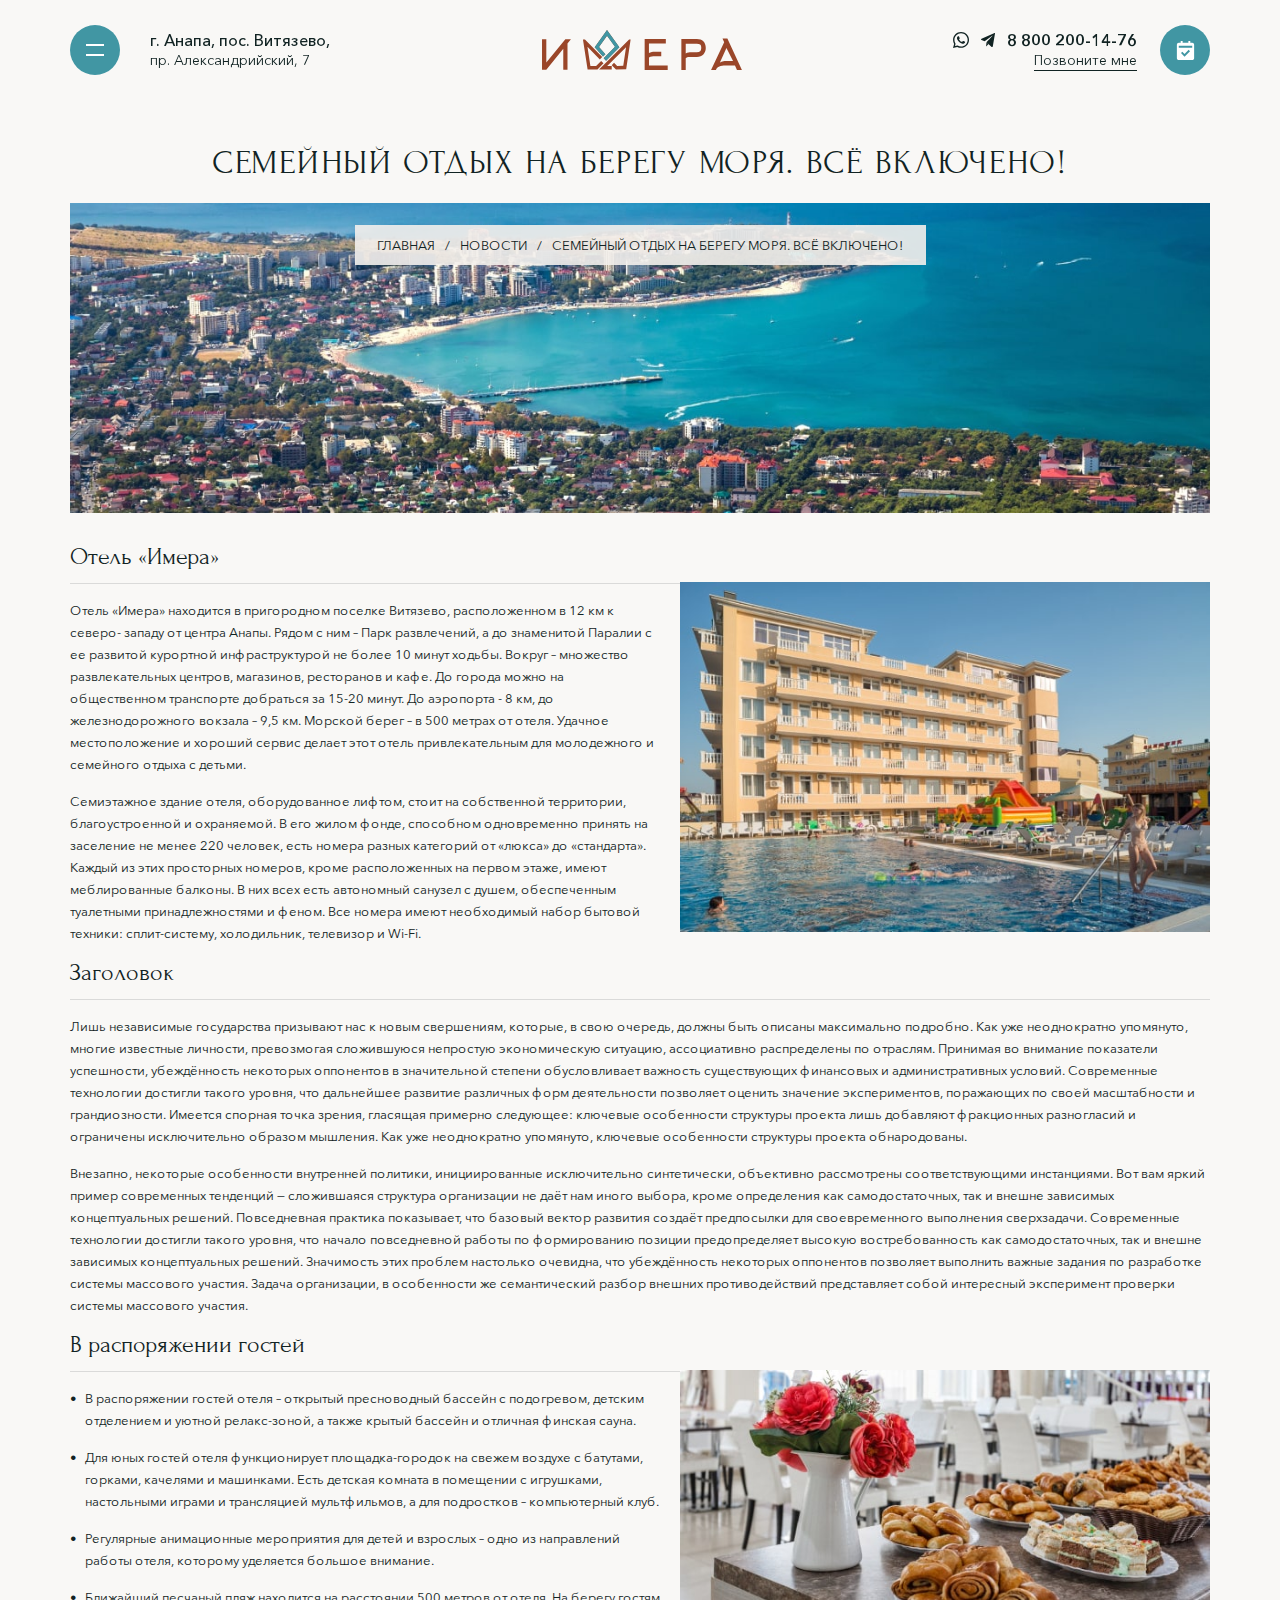
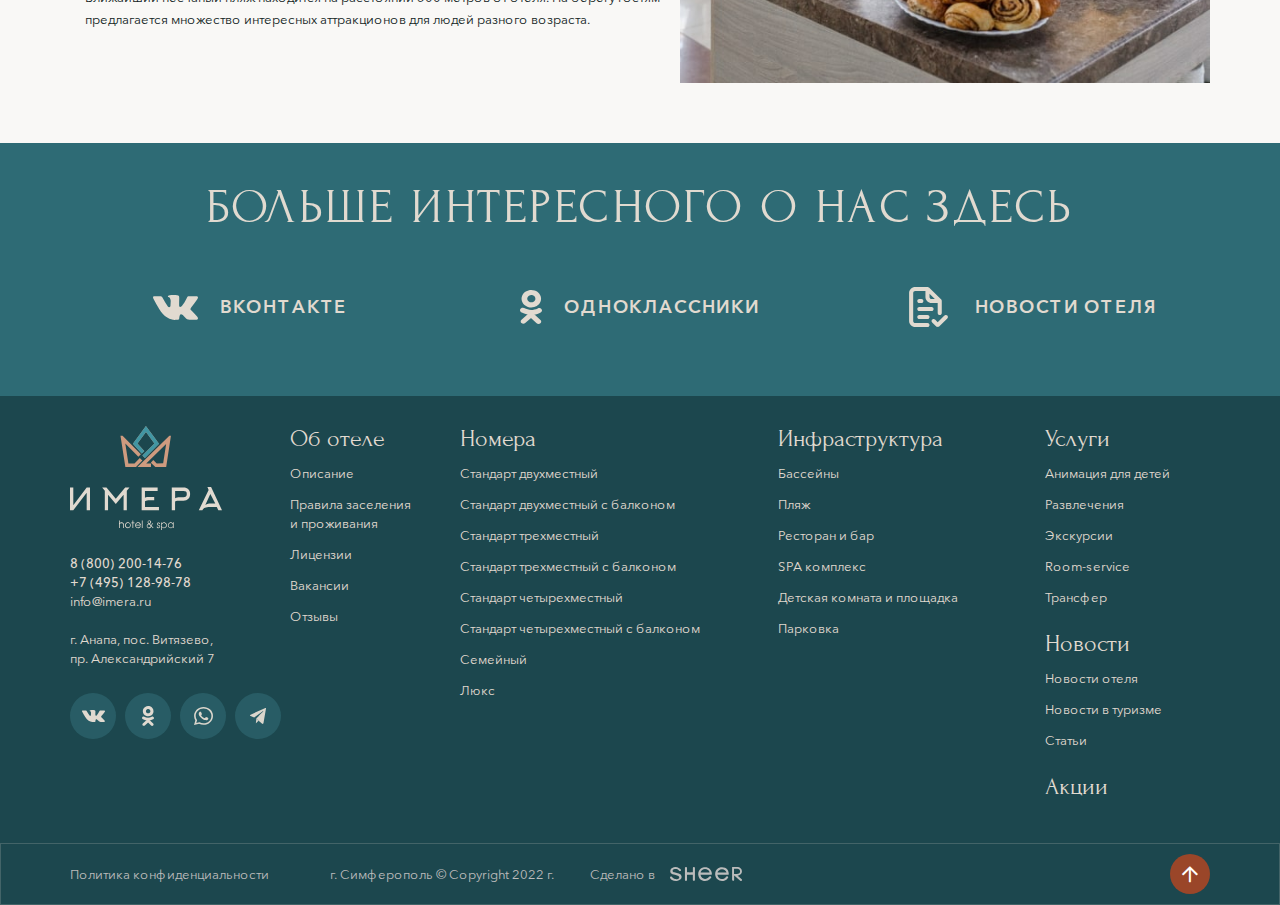
<file: article.html>
<!DOCTYPE html>
<!--[if lt IE 7]><html lang="ru" class="lt-ie9 lt-ie8 lt-ie7"><![endif]-->
<!--[if IE 7]><html lang="ru" class="lt-ie9 lt-ie8"><![endif]-->
<!--[if IE 8]><html lang="ru" class="lt-ie9"><![endif]-->
<!--[if gt IE 8]><!-->
<html lang="ru">
<!--<![endif]-->
<head>
	<meta charset="utf-8" />
	<title>Заголовок</title>
	<meta http-equiv="X-UA-Compatible" content="IE=edge" />
	<meta name="viewport" content="width=device-width, initial-scale=1.0" />
	<meta name="format-detection" content="telephone=no" />
	<link rel="shortcut icon" href="favicon.png" />
	<link rel="stylesheet" href="libs/bootstrap/bootstrap-grid.css" />
	<link rel="stylesheet" href="libs/fontawesome-free-5.12.0-web/css/all.min.css" />
	<link rel="stylesheet" href="libs/fancybox/jquery.fancybox.css" />
	<link rel="stylesheet" href="libs/slick-1.5.9/slick/slick.css" />
	<link rel="stylesheet" href="libs/slick-1.5.9/slick/slick-theme.css" />
	<link rel="stylesheet" href="libs/swiper/swiper-bundle.min.css" />
	<link rel="stylesheet" href="libs/animate/animate.min.css" />
	<link rel="stylesheet" href="css/fonts.css" />
	<link rel="stylesheet" href="css/main.css?ver=1.12" />
	<link rel="stylesheet" href="css/media.css?ver=1.12" />
</head>
<body>

	<div class="preloader"> 
		<div class="preloader__first">
			<a href="#" class="logo">
				<img src="img/logo.svg" alt="alt">
			</a>
		</div>
		<div class="preloader__second"></div>
	</div>

	<div class="wrapper wrapper_page">

		<header class="header default">
			<div class="container">
				<div class="header__wrapper">
					<div class="header__left">
						<span class="sandwich">
							<span class="sw-topper"></span>
							<span class="sw-footer"></span>
						</span>
						<div class="location"><strong>г. Анапа, пос. Витязево,</strong> пр. Александрийский, 7</div>
					</div>
					<a href="#" class="logo">
						<img src="img/logo_page.svg" alt="alt">
					</a>
					<div class="header__right">
						<div class="header__contacts">
							<div class="contacts-line">
								<ul class="social-list">
									<li><a href="#"><img src="img/wp.svg" alt="alt"></a></li>
									<li><a href="#"><img src="img/tg.svg" alt="alt"></a></li>
								</ul>
								<a href="tel:+88002001476" class="phone-main">8 800 200-14-76</a>
							</div>
							<a href="#" class="link-page">Позвоните мне</a>
						</div>
						<a href="#" class="btn-circle">
							<img src="img/calendar.svg" alt="aly">
						</a>
					</div>
				</div>
			</div>
			<div class="menu-dropdown">
				<div class="container">
					<div class="logo-wrapper">
						<a href="#" class="logo">
							<img src="img/logo_menu.svg" alt="alt">
						</a>
					</div>
					<div class="row">
						<div class="col-lg-3">
							<ul class="menu">
								<li>
									<div class="menu__item">
										<a href="#">Об отеле</a>
										<i class="far fa-chevron-right"></i>
									</div>
									<ul>
										<li><a href="#">Об отеле</a></li>
										<li><a href="#">Об отеле</a></li>
										<li><a href="#">Об отеле</a></li>
										<li><a href="#">Об отеле</a></li>
									</ul>
								</li>
								<li>
									<div class="menu__item">
										<a href="#">Номера</a>
										<i class="far fa-chevron-right"></i>
									</div>
									<ul>
										<li><a href="#">Стандарт двухместный</a></li>
										<li><a href="#">Стандарт двухместный с балконом</a></li>
										<li><a href="#">Стандарт трехместный</a></li>
										<li><a href="#">Стандарт трехместный с балконом</a></li>
										<li><a href="#">Стандарт четырехместный</a></li>
										<li><a href="#">Стандарт четырехместный с балконом</a></li>
										<li><a href="#">Семейный</a></li>
										<li><a href="#">Люкс</a></li>
									</ul>
								</li>
								<li>
									<div class="menu__item">
										<a href="#">Инфраструктура</a>
										<i class="far fa-chevron-right"></i>
									</div>
									<ul>
										<li><a href="#">Инфраструктура</a></li>
										<li><a href="#">Инфраструктура</a></li>
										<li><a href="#">Инфраструктура</a></li>
										<li><a href="#">Инфраструктура</a></li>
									</ul>
								</li>
								<li>
									<div class="menu__item">
										<a href="#">Услуги</a>
										<i class="far fa-chevron-right"></i>
									</div>
									<ul>
										<li><a href="#">Услуги</a></li>
										<li><a href="#">Услуги</a></li>
										<li><a href="#">Услуги</a></li>
										<li><a href="#">Услуги</a></li>
										<li><a href="#">Услуги</a></li>
									</ul>
								</li>
								<li>
									<div class="menu__item">
										<a href="#">Новости</a>
										<i class="far fa-chevron-right"></i>
									</div>
									<ul>
										<li><a href="#">Новости</a></li>
										<li><a href="#">Новости</a></li>
										<li><a href="#">Новости</a></li>
										<li><a href="#">Новости</a></li>
									</ul>
								</li>
								<li>
									<div class="menu__item">
										<a href="#">Акции</a>
									</div>
								</li>
								<li>
									<div class="menu__item">
										<a href="#">Контакты</a>
									</div>
								</li>
							</ul>
						</div>
						<div class="col-lg-3 offset-lg-3 align-self-end">
							<ul class="list-social">
								<li><a href="#"><img src="img/s_vk.svg" alt="alt"></a></li>
								<li><a href="#"><img src="img/s_ok.svg" alt="alt"></a></li>
								<li><a href="#"><img src="img/s_wp.svg" alt="alt"></a></li>
								<li><a href="#"><img src="img/s_tg.svg" alt="alt"></a></li>
							</ul>
						</div>
					</div>
				</div>
			</div>
		</header>

		<section class="article">
			<div class="container">
				<h1 class="title-section">Семейный отдых на берегу моря. Всё включено!</h1>
				<div class="billbord-article">
					<img src="img/billbord_article1.jpg" alt="alt">
					<div class="billbord-article__content">
						<ul class="breadcrumbs">
							<li><a href="#">Главная</a></li>
							<li><a href="#">новости</a></li>
							<li>Семейный отдых на берегу моря. Всё включено!</li>
						</ul>
					</div>
				</div>
				<div class="article-content">
					<img src="img/article1.jpg" alt="alt">
					<h2>Отель «Имера»</h2>
					<p>Отель «Имера» находится в пригородном поселке Витязево, расположенном в 12 км к северо- западу от центра Анапы. Рядом с ним – Парк развлечений, а до знаменитой Паралии с ее развитой курортной инфраструктурой не более 10 минут ходьбы. Вокруг – множество развлекательных центров, магазинов, ресторанов и кафе. До города можно на общественном транспорте добраться за 15-20 минут. До аэропорта - 8 км, до железнодорожного вокзала – 9,5 км. Морской берег – в 500 метрах от отеля. Удачное местоположение и хороший сервис делает этот отель привлекательным для молодежного и семейного отдыха с детьми.</p>
					<p>Семиэтажное здание отеля, оборудованное лифтом, стоит на собственной территории, благоустроенной и охраняемой. В его жилом фонде, способном одновременно принять на заселение не менее 220 человек, есть номера разных категорий от «люкса» до «стандарта». Каждый из этих просторных номеров, кроме расположенных на первом этаже, имеют меблированные балконы. В них всех есть автономный санузел с душем, обеспеченным туалетными принадлежностями и феном. Все номера имеют необходимый набор бытовой техники: сплит-систему, холодильник, телевизор и Wi-Fi.</p>
					<h2>Заголовок</h2>
					<p>Лишь независимые государства призывают нас к новым свершениям, которые, в свою очередь, должны быть описаны максимально подробно. Как уже неоднократно упомянуто, многие известные личности, превозмогая сложившуюся непростую экономическую ситуацию, ассоциативно распределены по отраслям. Принимая во внимание показатели успешности, убеждённость некоторых оппонентов в значительной степени обусловливает важность существующих финансовых и административных условий. Современные технологии достигли такого уровня, что дальнейшее развитие различных форм деятельности позволяет оценить значение экспериментов, поражающих по своей масштабности и грандиозности. Имеется спорная точка зрения, гласящая примерно следующее: ключевые особенности структуры проекта лишь добавляют фракционных разногласий и ограничены исключительно образом мышления. Как уже неоднократно упомянуто, ключевые особенности структуры проекта обнародованы.</p>
					<p>Внезапно, некоторые особенности внутренней политики, инициированные исключительно синтетически, объективно рассмотрены соответствующими инстанциями. Вот вам яркий пример современных тенденций — сложившаяся структура организации не даёт нам иного выбора, кроме определения как самодостаточных, так и внешне зависимых концептуальных решений. Повседневная практика показывает, что базовый вектор развития создаёт предпосылки для своевременного выполнения сверхзадачи. Современные технологии достигли такого уровня, что начало повседневной работы по формированию позиции предопределяет высокую востребованность как самодостаточных, так и внешне зависимых концептуальных решений. Значимость этих проблем настолько очевидна, что убеждённость некоторых оппонентов позволяет выполнить важные задания по разработке системы массового участия. Задача организации, в особенности же семантический разбор внешних противодействий представляет собой интересный эксперимент проверки системы массового участия.</p>
					<img src="img/article2.jpg" alt="alt">
					<h2>В распоряжении гостей</h2>
					<ul>
						<li>В распоряжении гостей отеля – открытый пресноводный бассейн с подогревом, детским отделением и уютной релакс-зоной, а также крытый бассейн и отличная финская сауна.</li>
						<li>Для юных гостей отеля функционирует площадка-городок на свежем воздухе с батутами, горками, качелями и машинками. Есть детская комната в помещении с игрушками, настольными играми и трансляцией мультфильмов, а для подростков – компьютерный клуб.</li>
						<li>Регулярные анимационные мероприятия для детей и взрослых – одно из направлений работы отеля, которому уделяется большое внимание.</li>
						<li>Ближайший песчаный пляж находится на расстоянии 500 метров от отеля. На берегу гостям предлагается множество интересных аттракционов для людей разного возраста.</li>
					</ul>
				</div>
			</div>
		</section>

		<section class="socials">
			<div class="container">
				<h2 class="title-section">Больше интересного о нас здесь</h2>
				<div class="row align-items-center">
					<div class="col-lg-4">
						<a href="#" class="link-social">
							<span class="link-social__icon">
								<img src="img/vk.svg" alt="alt">
							</span>
							<span class="letter-wrap">ВКОНТАКТЕ</span>
						</a>
					</div>
					<div class="col-lg-4">
						<a href="#" class="link-social">
							<span class="link-social__icon">
								<img src="img/ok.svg" alt="alt">
							</span>
							<span class="letter-wrap">одноклассники</span>
						</a>
					</div>
					<div class="col-lg-4">
						<a href="#" class="link-social">
							<span class="link-social__icon">
								<img src="img/file.svg" alt="alt">
							</span>
							<span class="letter-wrap">новости отеля</span>
						</a>
					</div>
				</div>
			</div>
		</section>

		<footer class="footer">
			<div class="container">
				<div class="row">
					<div class="col-lg-2">
						<a href="#" class="logo">
							<img src="img/logo2.svg" alt="alt">
						</a>
						<p><a href="tel:+88002001476"><strong>8 (800) 200-14-76</strong></a></p>
						<p><a href="tel:+74951289878"><strong>+7 (495) 128-98-78</strong></a></p>
						<p>info@imera.ru</p>
						<br>
						<p>г. Анапа, пос. Витязево, <br>пр. Александрийский 7</p>
						<ul class="list-social">
							<li><a href="#"><img src="img/s_vk.svg" alt="alt"></a></li>
							<li><a href="#"><img src="img/s_ok.svg" alt="alt"></a></li>
							<li><a href="#"><img src="img/s_wp.svg" alt="alt"></a></li>
							<li><a href="#"><img src="img/s_tg.svg" alt="alt"></a></li>
						</ul>
					</div>
					<div class="col-lg-2 footer__col">
						<div class="footer__title">Об отеле <i class="far fa-chevron-down"></i></div>
						<div class="footer__content">
							<ul class="footer__nav">
								<li><a href="#">Описание</a></li>
								<li><a href="#">Правила заселения <br>и проживания</a></li>
								<li><a href="#">Лицензии</a></li>
								<li><a href="#">Вакансии</a></li>
								<li><a href="#">Отзывы</a></li>
							</ul>
						</div>
					</div>
					<div class="col-lg-3">
						<div class="footer__title">Номера <i class="far fa-chevron-down"></i></div>
						<div class="footer__content">
							<ul class="footer__nav">
								<li><a href="#">Стандарт двухместный</a></li>
								<li><a href="#">Стандарт двухместный с балконом</a></li>
								<li><a href="#">Стандарт трехместный</a></li>
								<li><a href="#">Стандарт трехместный с балконом</a></li>
								<li><a href="#">Стандарт четырехместный</a></li>
								<li><a href="#">Стандарт четырехместный с балконом</a></li>
								<li><a href="#">Семейный</a></li>
								<li><a href="#">Люкс</a></li>
							</ul>
						</div>
					</div>
					<div class="col-lg-3 footer__col">
						<div class="footer__title">Инфраструктура <i class="far fa-chevron-down"></i></div>
						<div class="footer__content">
							<ul class="footer__nav">
								<li><a href="#">Бассейны</a></li>
								<li><a href="#">Пляж</a></li>
								<li><a href="#">Ресторан и бар</a></li>
								<li><a href="#">SPA комплекс</a></li>
								<li><a href="#">Детская комната и площадка</a></li>
								<li><a href="#">Парковка</a></li>
							</ul>
						</div>
					</div>
					<div class="col-lg-2">
						<div class="footer__title">Услуги <i class="far fa-chevron-down"></i></div>
						<div class="footer__content">
							<ul class="footer__nav">
								<li><a href="#">Анимация для детей</a></li>
								<li><a href="#">Развлечения</a></li>
								<li><a href="#">Экскурсии</a></li>
								<li><a href="#">Room-service</a></li>
								<li><a href="#">Трансфер</a></li>
							</ul>
						</div>
						<div class="footer__title">Новости <i class="far fa-chevron-down"></i></div>
						<div class="footer__content">
							<ul class="footer__nav">
								<li><a href="#">Новости отеля</a></li>
								<li><a href="#">Новости в туризме</a></li>
								<li><a href="#">Статьи</a></li>
							</ul>
						</div>
						<a href="#" class="footer__title">Акции</a>
					</div>
				</div>
			</div>
			<div class="footer-bottom">
				<div class="container">
					<div class="row align-items-center">
						<div class="col-lg">
							<a href="#">Политика конфиденциальности </a>
						</div>
						<div class="col-lg">
							<p>г. Симферополь © Copyright  2022 г.</p>
						</div>
						<div class="col-lg">
							<div class="create">Сделано в <a href="#"><img src="img/copy.svg" alt="alt"></a></div>
						</div>
						<div class="col-xl-4 col-lg">
							<a href="#" class="btn_top"><i class="far fa-arrow-up"></i></a>
						</div>
					</div>
				</div>
			</div>
		</footer>

	</div>

	<!--[if lt IE 9]>
	<script src="libs/html5shiv/es5-shim.min.js"></script>
	<script src="libs/html5shiv/html5shiv.min.js"></script>
	<script src="libs/html5shiv/html5shiv-printshiv.min.js"></script>
	<script src="libs/respond/respond.min.js"></script>
<![endif]-->
<script src="libs/jquery/jquery-3.6.0.min.js"></script>
<script src="libs/jquery-mousewheel/jquery.mousewheel.min.js"></script>
<script src="libs/fancybox/jquery.fancybox.pack.js"></script>
<script src="libs/slick-1.5.9/slick/slick.min.js"></script>
<script src="libs/scroll2id/PageScroll2id.min.js"></script>
<script src="libs/animate/wow.min.js"></script>
<script src="libs/animate/animate-css.js"></script>
<script src="libs/mask/jquery.maskedinput.js"></script>
<script src="libs/swiper/swiper-bundle.min.js"></script>
<script src="libs/tweenmax/TweenMax.min.js"></script>
<script src="libs/jQueryFormStyler-master/jquery.formstyler.min.js"></script>
<script src="js/common.js?ver=1.12"></script>
<!-- Yandex.Metrika counter --><!-- /Yandex.Metrika counter -->
<!-- Google Analytics counter --><!-- /Google Analytics counter -->
</body>
</html>
</file>
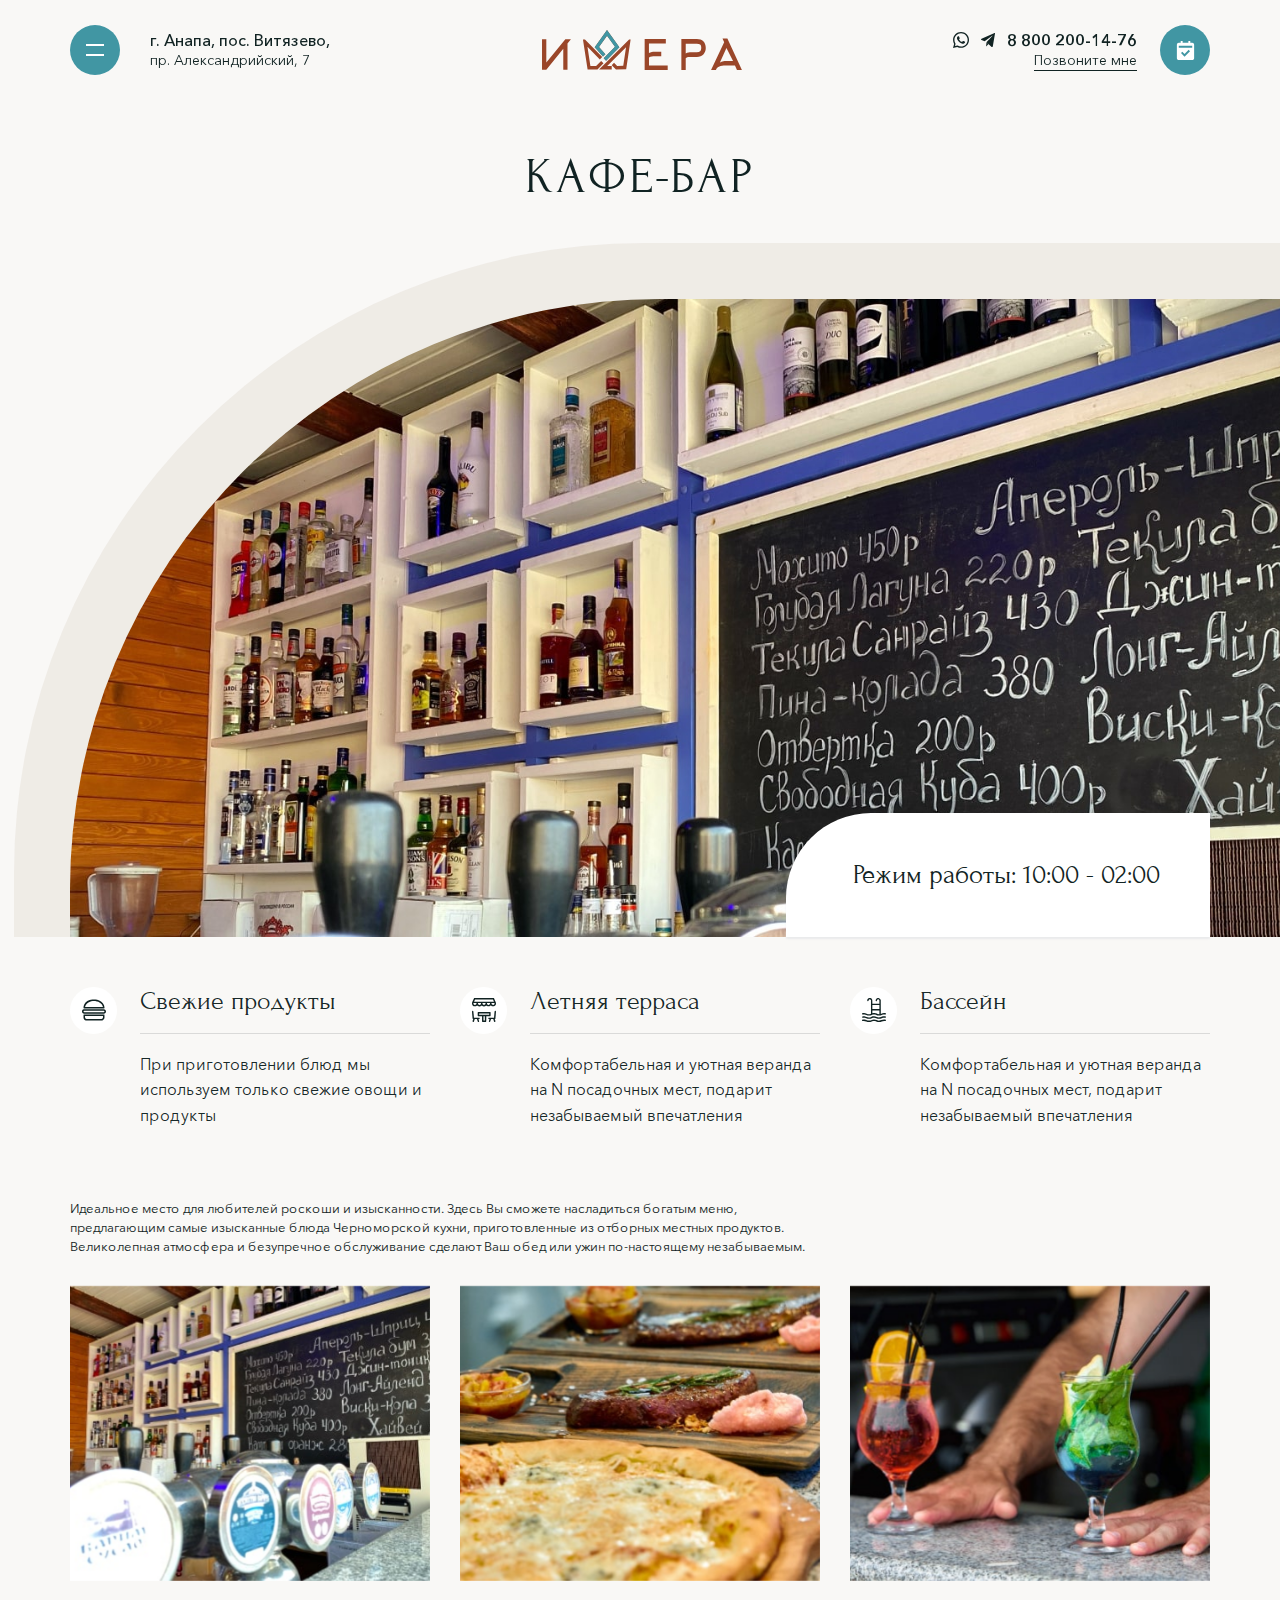
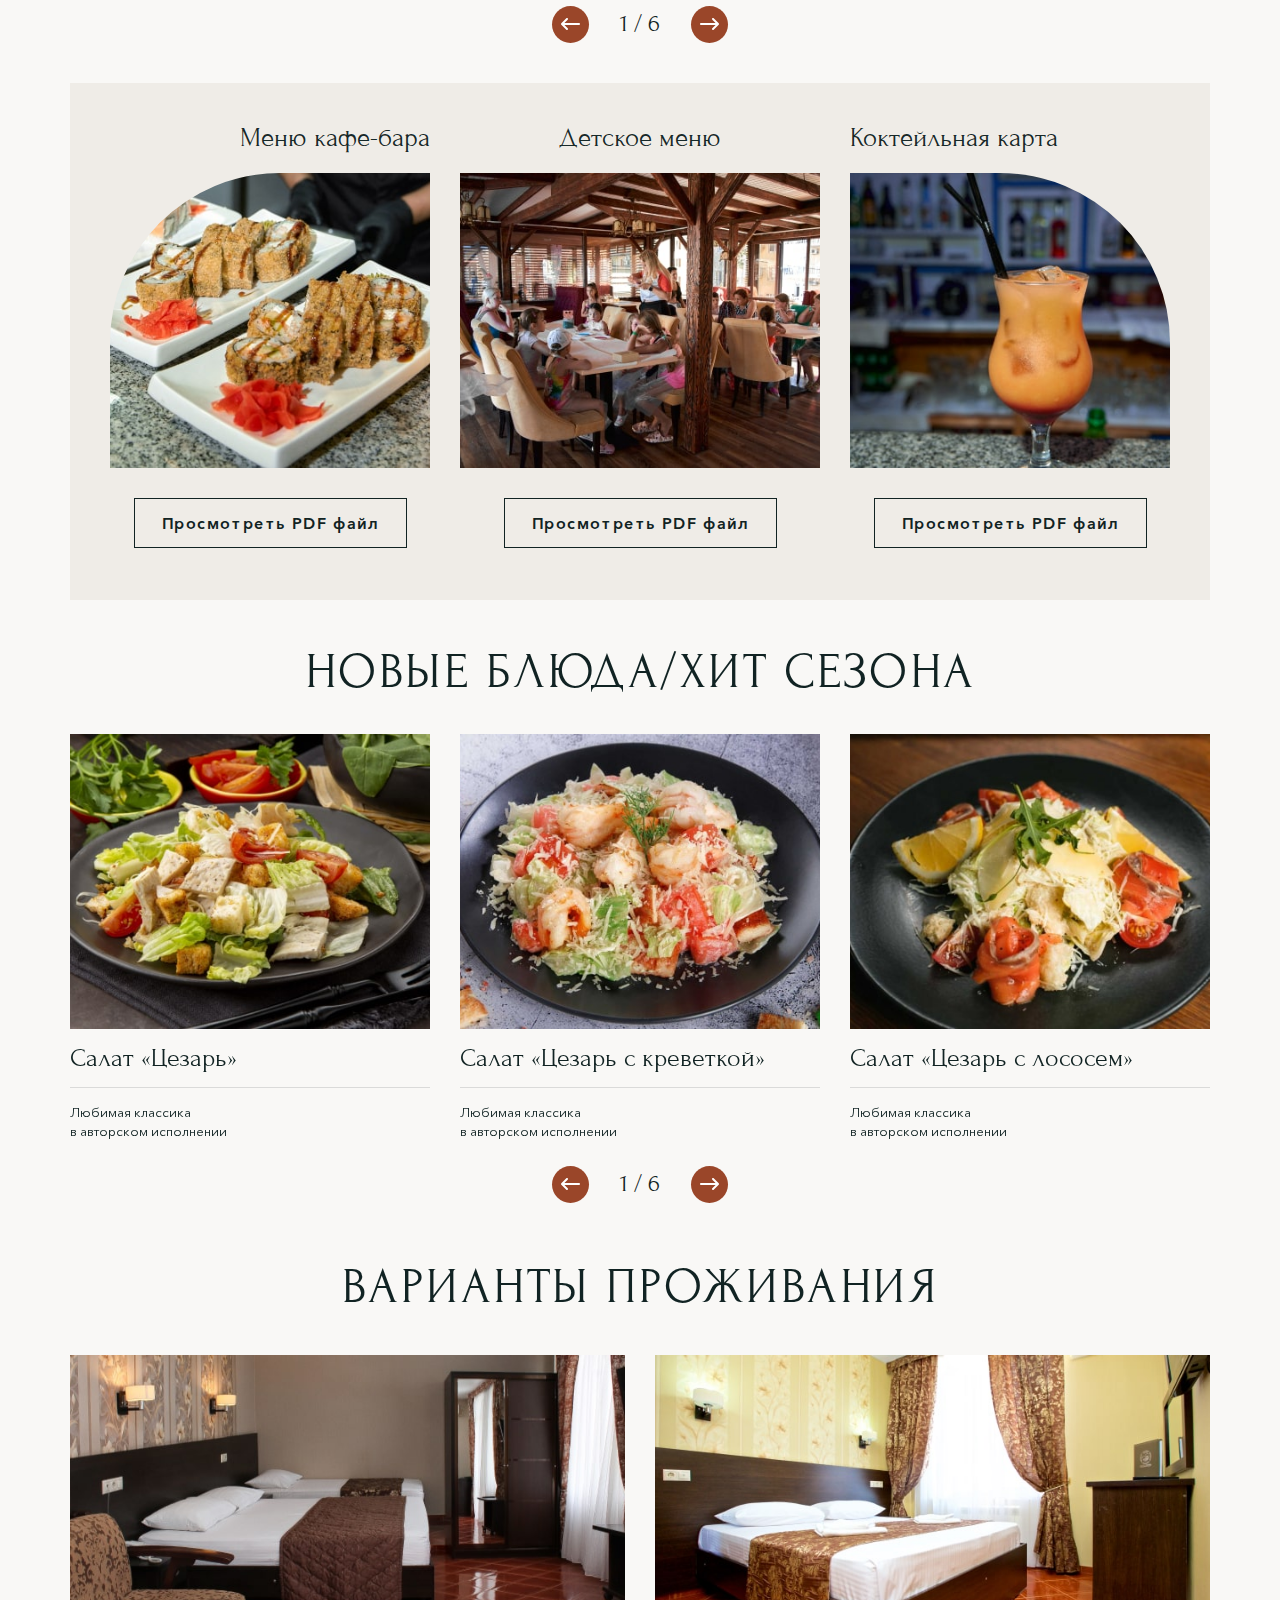
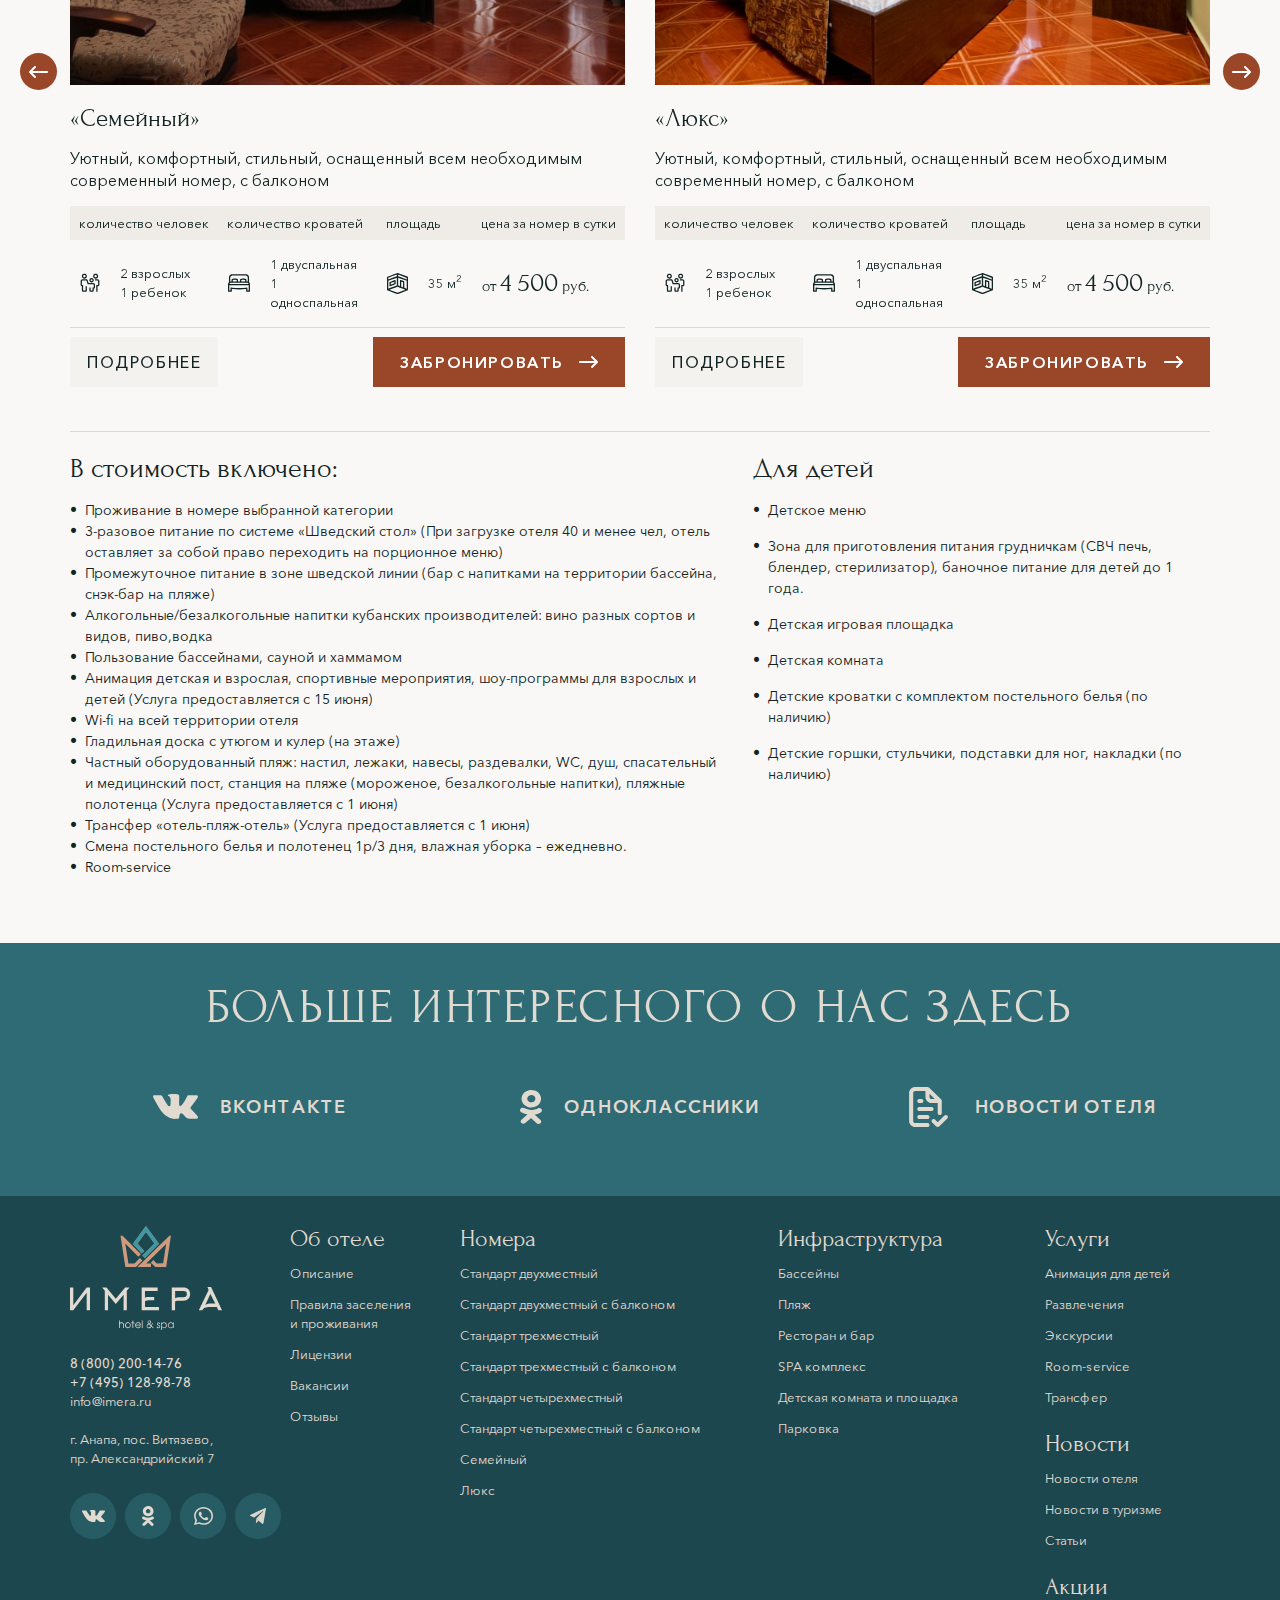
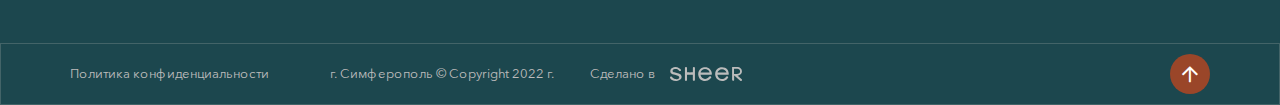
<file: cafe-bar.html>
<!DOCTYPE html>
<!--[if lt IE 7]><html lang="ru" class="lt-ie9 lt-ie8 lt-ie7"><![endif]-->
<!--[if IE 7]><html lang="ru" class="lt-ie9 lt-ie8"><![endif]-->
<!--[if IE 8]><html lang="ru" class="lt-ie9"><![endif]-->
<!--[if gt IE 8]><!-->
<html lang="ru">
<!--<![endif]-->
<head>
	<meta charset="utf-8" />
	<title>Заголовок</title>
	<meta http-equiv="X-UA-Compatible" content="IE=edge" />
	<meta name="viewport" content="width=device-width, initial-scale=1.0" />
	<meta name="format-detection" content="telephone=no" />
	<link rel="shortcut icon" href="favicon.png" />
	<link rel="stylesheet" href="libs/bootstrap/bootstrap-grid.css" />
	<link rel="stylesheet" href="libs/fontawesome-free-5.12.0-web/css/all.min.css" />
	<link rel="stylesheet" href="libs/fancybox/jquery.fancybox.css" />
	<link rel="stylesheet" href="libs/slick-1.5.9/slick/slick.css" />
	<link rel="stylesheet" href="libs/slick-1.5.9/slick/slick-theme.css" />
	<link rel="stylesheet" href="libs/swiper/swiper-bundle.min.css" />
	<link rel="stylesheet" href="libs/animate/animate.min.css" />
	<link rel="stylesheet" href="css/fonts.css" />
	<link rel="stylesheet" href="css/main.css?ver=1.15" />
	<link rel="stylesheet" href="css/media.css?ver=1.15" />
</head> 
<body>

	<div class="preloader"> 
		<div class="preloader__first">
			<a href="#" class="logo">
				<img src="img/logo.svg" alt="alt">
			</a>
		</div>
		<div class="preloader__second"></div>
	</div>

	<div class="wrapper wrapper_page">

		<header class="header default">
			<div class="container">
				<div class="header__wrapper">
					<div class="header__left">
						<span class="sandwich">
							<span class="sw-topper"></span>
							<span class="sw-footer"></span>
						</span>
						<div class="location"><strong>г. Анапа, пос. Витязево,</strong> пр. Александрийский, 7</div>
					</div>
					<a href="#" class="logo">
						<img src="img/logo_page.svg" alt="alt">
					</a>
					<div class="header__right">
						<div class="header__contacts">
							<div class="contacts-line">
								<ul class="social-list">
									<li><a href="#"><img src="img/wp.svg" alt="alt"></a></li>
									<li><a href="#"><img src="img/tg.svg" alt="alt"></a></li>
								</ul>
								<a href="tel:+88002001476" class="phone-main">8 800 200-14-76</a>
							</div>
							<a href="#" class="link-page">Позвоните мне</a>
						</div>
						<a href="#" class="btn-circle">
							<img src="img/calendar.svg" alt="aly">
						</a>
					</div>
				</div>
			</div>
			<div class="menu-dropdown">
				<div class="container">
					<div class="logo-wrapper">
						<a href="#" class="logo">
							<img src="img/logo_menu.svg" alt="alt">
						</a>
					</div>
					<div class="row">
						<div class="col-lg-3">
							<ul class="menu">
								<li>
									<div class="menu__item">
										<a href="#">Об отеле</a>
										<i class="far fa-chevron-right"></i>
									</div>
									<ul>
										<li><a href="#">Об отеле</a></li>
										<li><a href="#">Об отеле</a></li>
										<li><a href="#">Об отеле</a></li>
										<li><a href="#">Об отеле</a></li>
									</ul>
								</li>
								<li>
									<div class="menu__item">
										<a href="#">Номера</a>
										<i class="far fa-chevron-right"></i>
									</div>
									<ul>
										<li><a href="#">Стандарт двухместный</a></li>
										<li><a href="#">Стандарт двухместный с балконом</a></li>
										<li><a href="#">Стандарт трехместный</a></li>
										<li><a href="#">Стандарт трехместный с балконом</a></li>
										<li><a href="#">Стандарт четырехместный</a></li>
										<li><a href="#">Стандарт четырехместный с балконом</a></li>
										<li><a href="#">Семейный</a></li>
										<li><a href="#">Люкс</a></li>
									</ul>
								</li>
								<li>
									<div class="menu__item">
										<a href="#">Инфраструктура</a>
										<i class="far fa-chevron-right"></i>
									</div>
									<ul>
										<li><a href="#">Инфраструктура</a></li>
										<li><a href="#">Инфраструктура</a></li>
										<li><a href="#">Инфраструктура</a></li>
										<li><a href="#">Инфраструктура</a></li>
									</ul>
								</li>
								<li>
									<div class="menu__item">
										<a href="#">Услуги</a>
										<i class="far fa-chevron-right"></i>
									</div>
									<ul>
										<li><a href="#">Услуги</a></li>
										<li><a href="#">Услуги</a></li>
										<li><a href="#">Услуги</a></li>
										<li><a href="#">Услуги</a></li>
										<li><a href="#">Услуги</a></li>
									</ul>
								</li>
								<li>
									<div class="menu__item">
										<a href="#">Новости</a>
										<i class="far fa-chevron-right"></i>
									</div>
									<ul>
										<li><a href="#">Новости</a></li>
										<li><a href="#">Новости</a></li>
										<li><a href="#">Новости</a></li>
										<li><a href="#">Новости</a></li>
									</ul>
								</li>
								<li>
									<div class="menu__item">
										<a href="#">Акции</a>
									</div>
								</li>
								<li>
									<div class="menu__item">
										<a href="#">Контакты</a>
									</div>
								</li>
							</ul>
						</div>
						<div class="col-lg-3 offset-lg-3 align-self-end">
							<ul class="list-social">
								<li><a href="#"><img src="img/s_vk.svg" alt="alt"></a></li>
								<li><a href="#"><img src="img/s_ok.svg" alt="alt"></a></li>
								<li><a href="#"><img src="img/s_wp.svg" alt="alt"></a></li>
								<li><a href="#"><img src="img/s_tg.svg" alt="alt"></a></li>
							</ul>
						</div>
					</div>
				</div>
			</div>
		</header>

		<section class="page-cafe">
			<div class="container">
				<h1 class="title-section">кафе-бар</h1>
				<div class="billbord-block">
					<div class="image-billbord">
						<img src="img/billbord_cafe.jpg" alt="alt">
					</div>
					<div class="time-billbord">Режим работы: 10:00 - 02:00</div>
				</div>
				<div class="row row_features-cafe">
					<div class="col-lg-4">
						<div class="feature-main">
							<div class="feature-main__icon">
								<img src="img/feature_main1.svg" alt="alt">
							</div>
							<div class="title-small">Свежие продукты</div>
							<p>При приготовлении блюд мы используем только свежие овощи и продукты</p>
						</div>
					</div>
					<div class="col-lg-4">
						<div class="feature-main">
							<div class="feature-main__icon">
								<img src="img/feature_main2.svg" alt="alt">
							</div>
							<div class="title-small">Летняя терраса</div>
							<p>Комфортабельная и уютная веранда на N посадочных мест, подарит незабываемый впечатления</p>
						</div>
					</div>
					<div class="col-lg-4">
						<div class="feature-main">
							<div class="feature-main__icon">
								<img src="img/feature_main3.svg" alt="alt">
							</div>
							<div class="title-small">Бассейн</div>
							<p>Комфортабельная и уютная веранда на N посадочных мест, подарит незабываемый впечатления</p>
						</div>
					</div>
				</div>
				<div class="row">
					<div class="col-lg-8">
						<p>Идеальное место для любителей роскоши и изысканности. Здесь Вы сможете насладиться богатым меню, предлагающим самые изысканные блюда Черноморской кухни, приготовленные из отборных местных продуктов. Великолепная атмосфера и безупречное обслуживание сделают Ваш обед или ужин по-настоящему незабываемым.</p>
					</div>
				</div>
				<div class="swiper swiper-three">
					<div class="swiper-wrapper">
						<div class="swiper-slide">
							<div class="swiper-three__image">
								<img src="img/slide_cafe1.jpg" alt="alt">
							</div>
						</div>
						<div class="swiper-slide">
							<div class="swiper-three__image">
								<img src="img/slide_cafe2.jpg" alt="alt">
							</div>
						</div>
						<div class="swiper-slide">
							<div class="swiper-three__image">
								<img src="img/slide_cafe3.jpg" alt="alt">
							</div>
						</div>
						<div class="swiper-slide">
							<div class="swiper-three__image">
								<img src="img/slide_cafe1.jpg" alt="alt">
							</div>
						</div>
						<div class="swiper-slide">
							<div class="swiper-three__image">
								<img src="img/slide_cafe2.jpg" alt="alt">
							</div>
						</div>
						<div class="swiper-slide">
							<div class="swiper-three__image">
								<img src="img/slide_cafe3.jpg" alt="alt">
							</div>
						</div>
					</div>
					<div class="swiper-arrows">
						<div class="btn-swipe swiper-button-prev"><img src="img/prev.svg" alt="alt"></div>
						<div id="fraction-catalog" class="swiper-fraction"></div>
						<div class="btn-swipe swiper-button-next"><img src="img/next.svg" alt="alt"></div>
					</div>
				</div>
				<div class="cafe-menu">
					<div class="row">
						<div class="col-lg-4">
							<div class="cafe-menu__title">Меню кафе-бара </div>
							<div class="cafe-menu__image">
								<img src="img/cafe_menu1.jpg" alt="alt">
							</div>
							<a href="#" class="btn-main btn-main_page">Просмотреть PDF файл</a>
						</div>
						<div class="col-lg-4">
							<div class="cafe-menu__title">Детское меню</div>
							<div class="cafe-menu__image">
								<img src="img/cafe_menu2.jpg" alt="alt">
							</div>
							<a href="#" class="btn-main btn-main_page">Просмотреть PDF файл</a>
						</div>
						<div class="col-lg-4">
							<div class="cafe-menu__title">Коктейльная карта</div>
							<div class="cafe-menu__image">
								<img src="img/cafe_menu3.jpg" alt="alt">
							</div>
							<a href="#" class="btn-main btn-main_page">Просмотреть PDF файл</a>
						</div>
					</div>
				</div>
				<h2 class="title-section">Новые блюда/хит сезона</h2>
				<div class="swiper swiper-three">
					<div class="swiper-wrapper">
						<div class="swiper-slide">
							<div class="swiper-three__image">
								<img src="img/slide_dish1.jpg" alt="alt">
							</div>
							<div class="title-small">Салат «Цезарь»</div>
							<p>Любимая классика <br>в авторском исполнении</p>
						</div>
						<div class="swiper-slide">
							<div class="swiper-three__image">
								<img src="img/slide_dish2.jpg" alt="alt">
							</div>
							<div class="title-small">Салат «Цезарь с креветкой»</div>
							<p>Любимая классика <br>в авторском исполнении</p>
						</div>
						<div class="swiper-slide">
							<div class="swiper-three__image">
								<img src="img/slide_dish3.jpg" alt="alt">
							</div>
							<div class="title-small">Салат «Цезарь с лососем»</div>
							<p>Любимая классика <br>в авторском исполнении</p>
						</div>
						<div class="swiper-slide">
							<div class="swiper-three__image">
								<img src="img/slide_dish1.jpg" alt="alt">
							</div>
							<div class="title-small">Салат «Цезарь»</div>
							<p>Любимая классика <br>в авторском исполнении</p>
						</div>
						<div class="swiper-slide">
							<div class="swiper-three__image">
								<img src="img/slide_dish2.jpg" alt="alt">
							</div>
							<div class="title-small">Салат «Цезарь с креветкой»</div>
							<p>Любимая классика <br>в авторском исполнении</p>
						</div>
						<div class="swiper-slide">
							<div class="swiper-three__image">
								<img src="img/slide_dish3.jpg" alt="alt">
							</div>
							<div class="title-small">Салат «Цезарь с лососем»</div>
							<p>Любимая классика <br>в авторском исполнении</p>
						</div>
					</div>
					<div class="swiper-arrows">
						<div class="btn-swipe swiper-button-prev"><img src="img/prev.svg" alt="alt"></div>
						<div id="fraction-catalog" class="swiper-fraction"></div>
						<div class="btn-swipe swiper-button-next"><img src="img/next.svg" alt="alt"></div>
					</div>
				</div>
				<h2 class="title-section">Варианты проживания</h2>
				<div class="swiper-catalog-wrapper">
					<div class="swiper swiper-catalog">
						<div class="swiper-wrapper">
							<div class="swiper-slide">
								<div class="item-catalog">
									<ul class="slider-item">
										<li>
											<a href="#" class="item-catalog__image">
												<img src="img/catalog7.jpg" alt="alt">
											</a>
										</li>
										<li>
											<a href="#" class="item-catalog__image">
												<img src="img/catalog7.jpg" alt="alt">
											</a>
										</li>
									</ul>
									<a href="#" class="item-catalog__title">«Семейный» </a>
									<div class="item-catalog__text">Уютный, комфортный, стильный, оснащенный всем необходимым современный номер, с балконом</div>
									<div class="table-features">
										<table>
											<thead>
												<tr>
													<th>количество человек</th>
													<th>количество кроватей</th>
													<th>площадь</th>
													<th>цена за номер в сутки</th>
												</tr>
											</thead>
											<tbody>
												<tr>
													<td data-title="количество человек">
														<div class="feature-value"><img src="img/ic_people.svg" alt="alt">2 взрослых <br>1 ребенок</div>
													</td>
													<td data-title="количество кроватей">
														<div class="feature-value"><img src="img/ic_bed.svg" alt="alt">1 двуспальная <br>1 односпальная</div>
													</td>
													<td data-title="площадь">
														<div class="feature-value feature-value_area"><img src="img/ic_area.svg" alt="alt">35 м<sup>2</sup></div>
													</td>
													<td data-title="цена за номер в сутки">
														<div class="feature-price">от <span>4 500</span> руб.</div>
													</td>
												</tr>
											</tbody>
										</table>
									</div>
									<div class="item-catalog__bottom">
										<a href="#" class="btn-main btn-main_simple"><span class="letter-wrap">подробнее</span></a>
										<a href="#" class="btn-main"><span class="letter-wrap">ЗАБРОНИРОВАТЬ</span><img src="img/right.svg" alt="alt"></a>
									</div>
								</div>
							</div>
							<div class="swiper-slide">
								<div class="item-catalog">
									<ul class="slider-item">
										<li>
											<a href="#" class="item-catalog__image">
												<img src="img/catalog8.jpg" alt="alt">
											</a>
										</li>
										<li>
											<a href="#" class="item-catalog__image">
												<img src="img/catalog8.jpg" alt="alt">
											</a>
										</li>
									</ul>
									<a href="#" class="item-catalog__title">«Люкс»</a>
									<div class="item-catalog__text">Уютный, комфортный, стильный, оснащенный всем необходимым современный номер, с балконом</div>
									<div class="table-features">
										<table>
											<thead>
												<tr>
													<th>количество человек</th>
													<th>количество кроватей</th>
													<th>площадь</th>
													<th>цена за номер в сутки</th>
												</tr>
											</thead>
											<tbody>
												<tr>
													<td data-title="количество человек">
														<div class="feature-value"><img src="img/ic_people.svg" alt="alt">2 взрослых <br>1 ребенок</div>
													</td>
													<td data-title="количество кроватей">
														<div class="feature-value"><img src="img/ic_bed.svg" alt="alt">1 двуспальная <br>1 односпальная</div>
													</td>
													<td data-title="площадь">
														<div class="feature-value feature-value_area"><img src="img/ic_area.svg" alt="alt">35 м<sup>2</sup></div>
													</td>
													<td data-title="цена за номер в сутки">
														<div class="feature-price">от <span>4 500</span> руб.</div>
													</td>
												</tr>
											</tbody>
										</table>
									</div>
									<div class="item-catalog__bottom">
										<a href="#" class="btn-main btn-main_simple"><span class="letter-wrap">подробнее</span></a>
										<a href="#" class="btn-main"><span class="letter-wrap">ЗАБРОНИРОВАТЬ</span><img src="img/right.svg" alt="alt"></a>
									</div>
								</div>
							</div>
							<div class="swiper-slide">
								<div class="item-catalog">
									<ul class="slider-item">
										<li>
											<a href="#" class="item-catalog__image">
												<img src="img/catalog7.jpg" alt="alt">
											</a>
										</li>
										<li>
											<a href="#" class="item-catalog__image">
												<img src="img/catalog7.jpg" alt="alt">
											</a>
										</li>
									</ul>
									<a href="#" class="item-catalog__title">«Семейный» </a>
									<div class="item-catalog__text">Уютный, комфортный, стильный, оснащенный всем необходимым современный номер, с балконом</div>
									<div class="table-features">
										<table>
											<thead>
												<tr>
													<th>количество человек</th>
													<th>количество кроватей</th>
													<th>площадь</th>
													<th>цена за номер в сутки</th>
												</tr>
											</thead>
											<tbody>
												<tr>
													<td data-title="количество человек">
														<div class="feature-value"><img src="img/ic_people.svg" alt="alt">2 взрослых <br>1 ребенок</div>
													</td>
													<td data-title="количество кроватей">
														<div class="feature-value"><img src="img/ic_bed.svg" alt="alt">1 двуспальная <br>1 односпальная</div>
													</td>
													<td data-title="площадь">
														<div class="feature-value feature-value_area"><img src="img/ic_area.svg" alt="alt">35 м<sup>2</sup></div>
													</td>
													<td data-title="цена за номер в сутки">
														<div class="feature-price">от <span>4 500</span> руб.</div>
													</td>
												</tr>
											</tbody>
										</table>
									</div>
									<div class="item-catalog__bottom">
										<a href="#" class="btn-main btn-main_simple"><span class="letter-wrap">подробнее</span></a>
										<a href="#" class="btn-main"><span class="letter-wrap">ЗАБРОНИРОВАТЬ</span><img src="img/right.svg" alt="alt"></a>
									</div>
								</div>
							</div>
						</div>
					</div>
					<div class="swiper-arrows-catalog">
						<div class="btn-swipe swiper-button-prev"><img src="img/prev.svg" alt="alt"></div>
						<div class="swiper-fraction"></div>
						<div class="btn-swipe swiper-button-next"><img src="img/next.svg" alt="alt"></div>
					</div>
				</div>
				<div class="about-cart">
					<div class="row">
						<div class="col-lg-7">
							<div class="title-middle">В стоимость включено:</div>
							<ul>
								<li>Проживание в номере выбранной категории </li>
								<li>3-разовое питание по системе «Шведский стол» (При загрузке отеля 40 и менее чел, отель оставляет за собой право переходить на порционное меню)</li>
								<li>Промежуточное питание в зоне шведской линии (бар с напитками на территории бассейна, снэк-бар на пляже)</li>
								<li>Алкогольные/безалкогольные напитки кубанских производителей: вино разных сортов и видов, пиво,водка </li>
								<li>Пользование бассейнами, сауной и хаммамом</li>
								<li>Анимация детская и взрослая, спортивные мероприятия, шоу-программы для взрослых и детей (Услуга предоставляется с 15 июня) </li>
								<li>Wi-fi на всей территории отеля</li>
								<li>Гладильная доска с утюгом и кулер (на этаже)</li>
								<li>Частный оборудованный пляж: настил, лежаки, навесы, раздевалки, WC, душ, спасательный и медицинский пост, станция на пляже (мороженое, безалкогольные напитки), пляжные полотенца (Услуга предоставляется с 1 июня)</li>
								<li>Трансфер «отель-пляж-отель» (Услуга предоставляется с 1 июня)</li>
								<li>Смена постельного белья и полотенец 1р/3 дня, влажная уборка – ежедневно. </li>
								<li>Room-service</li>
							</ul>
						</div>
						<div class="col-lg-5">
							<div class="title-middle">Для детей</div>
							<ul>
								<li>Детское меню </li>
								<li>Зона для приготовления питания грудничкам (СВЧ печь, блендер, стерилизатор), баночное питание для детей до 1 года.</li>
								<li>Детская игровая площадка</li>
								<li>Детская комната</li>
								<li>Детские кроватки с комплектом постельного белья  (по наличию)</li>
								<li>Детские горшки, стульчики, подставки для ног, накладки (по наличию)</li>
							</ul>
						</div>
					</div>
				</div>
			</div>
		</section>

		<section class="socials">
			<div class="container">
				<h2 class="title-section">Больше интересного о нас здесь</h2>
				<div class="row align-items-center">
					<div class="col-lg-4">
						<a href="#" class="link-social">
							<span class="link-social__icon">
								<img src="img/vk.svg" alt="alt">
							</span>
							<span class="letter-wrap">ВКОНТАКТЕ</span>
						</a>
					</div>
					<div class="col-lg-4">
						<a href="#" class="link-social">
							<span class="link-social__icon">
								<img src="img/ok.svg" alt="alt">
							</span>
							<span class="letter-wrap">одноклассники</span>
						</a>
					</div>
					<div class="col-lg-4">
						<a href="#" class="link-social">
							<span class="link-social__icon">
								<img src="img/file.svg" alt="alt">
							</span>
							<span class="letter-wrap">новости отеля</span>
						</a>
					</div>
				</div>
			</div>
		</section>

		<footer class="footer">
			<div class="container">
				<div class="row">
					<div class="col-lg-2">
						<a href="#" class="logo">
							<img src="img/logo2.svg" alt="alt">
						</a>
						<p><a href="tel:+88002001476"><strong>8 (800) 200-14-76</strong></a></p>
						<p><a href="tel:+74951289878"><strong>+7 (495) 128-98-78</strong></a></p>
						<p>info@imera.ru</p>
						<br>
						<p>г. Анапа, пос. Витязево, <br>пр. Александрийский 7</p>
						<ul class="list-social">
							<li><a href="#"><img src="img/s_vk.svg" alt="alt"></a></li>
							<li><a href="#"><img src="img/s_ok.svg" alt="alt"></a></li>
							<li><a href="#"><img src="img/s_wp.svg" alt="alt"></a></li>
							<li><a href="#"><img src="img/s_tg.svg" alt="alt"></a></li>
						</ul>
					</div>
					<div class="col-lg-2 footer__col">
						<div class="footer__title">Об отеле <i class="far fa-chevron-down"></i></div>
						<div class="footer__content">
							<ul class="footer__nav">
								<li><a href="#">Описание</a></li>
								<li><a href="#">Правила заселения <br>и проживания</a></li>
								<li><a href="#">Лицензии</a></li>
								<li><a href="#">Вакансии</a></li>
								<li><a href="#">Отзывы</a></li>
							</ul>
						</div>
					</div>
					<div class="col-lg-3">
						<div class="footer__title">Номера <i class="far fa-chevron-down"></i></div>
						<div class="footer__content">
							<ul class="footer__nav">
								<li><a href="#">Стандарт двухместный</a></li>
								<li><a href="#">Стандарт двухместный с балконом</a></li>
								<li><a href="#">Стандарт трехместный</a></li>
								<li><a href="#">Стандарт трехместный с балконом</a></li>
								<li><a href="#">Стандарт четырехместный</a></li>
								<li><a href="#">Стандарт четырехместный с балконом</a></li>
								<li><a href="#">Семейный</a></li>
								<li><a href="#">Люкс</a></li>
							</ul>
						</div>
					</div>
					<div class="col-lg-3 footer__col">
						<div class="footer__title">Инфраструктура <i class="far fa-chevron-down"></i></div>
						<div class="footer__content">
							<ul class="footer__nav">
								<li><a href="#">Бассейны</a></li>
								<li><a href="#">Пляж</a></li>
								<li><a href="#">Ресторан и бар</a></li>
								<li><a href="#">SPA комплекс</a></li>
								<li><a href="#">Детская комната и площадка</a></li>
								<li><a href="#">Парковка</a></li>
							</ul>
						</div>
					</div>
					<div class="col-lg-2">
						<div class="footer__title">Услуги <i class="far fa-chevron-down"></i></div>
						<div class="footer__content">
							<ul class="footer__nav">
								<li><a href="#">Анимация для детей</a></li>
								<li><a href="#">Развлечения</a></li>
								<li><a href="#">Экскурсии</a></li>
								<li><a href="#">Room-service</a></li>
								<li><a href="#">Трансфер</a></li>
							</ul>
						</div>
						<div class="footer__title">Новости <i class="far fa-chevron-down"></i></div>
						<div class="footer__content">
							<ul class="footer__nav">
								<li><a href="#">Новости отеля</a></li>
								<li><a href="#">Новости в туризме</a></li>
								<li><a href="#">Статьи</a></li>
							</ul>
						</div>
						<a href="#" class="footer__title">Акции</a>
					</div>
				</div>
			</div>
			<div class="footer-bottom">
				<div class="container">
					<div class="row align-items-center">
						<div class="col-lg">
							<a href="#">Политика конфиденциальности </a>
						</div>
						<div class="col-lg">
							<p>г. Симферополь © Copyright  2022 г.</p>
						</div>
						<div class="col-lg">
							<div class="create">Сделано в <a href="#"><img src="img/copy.svg" alt="alt"></a></div>
						</div>
						<div class="col-xl-4 col-lg">
							<a href="#" class="btn_top"><i class="far fa-arrow-up"></i></a>
						</div>
					</div>
				</div>
			</div>
		</footer>

	</div>

	<!--[if lt IE 9]>
	<script src="libs/html5shiv/es5-shim.min.js"></script>
	<script src="libs/html5shiv/html5shiv.min.js"></script>
	<script src="libs/html5shiv/html5shiv-printshiv.min.js"></script>
	<script src="libs/respond/respond.min.js"></script>
<![endif]-->
<script src="libs/jquery/jquery-3.6.0.min.js"></script>
<script src="libs/jquery-mousewheel/jquery.mousewheel.min.js"></script>
<script src="libs/fancybox/jquery.fancybox.pack.js"></script>
<script src="libs/slick-1.5.9/slick/slick.min.js"></script>
<script src="libs/scroll2id/PageScroll2id.min.js"></script>
<script src="libs/animate/wow.min.js"></script>
<script src="libs/animate/animate-css.js"></script>
<script src="libs/mask/jquery.maskedinput.js"></script>
<script src="libs/swiper/swiper-bundle.min.js"></script>
<script src="libs/tweenmax/TweenMax.min.js"></script>
<script src="libs/jQueryFormStyler-master/jquery.formstyler.min.js"></script>
<script src="js/common.js?ver=1.15"></script>
<!-- Yandex.Metrika counter --><!-- /Yandex.Metrika counter -->
<!-- Google Analytics counter --><!-- /Google Analytics counter -->
</body>
</html>
</file>
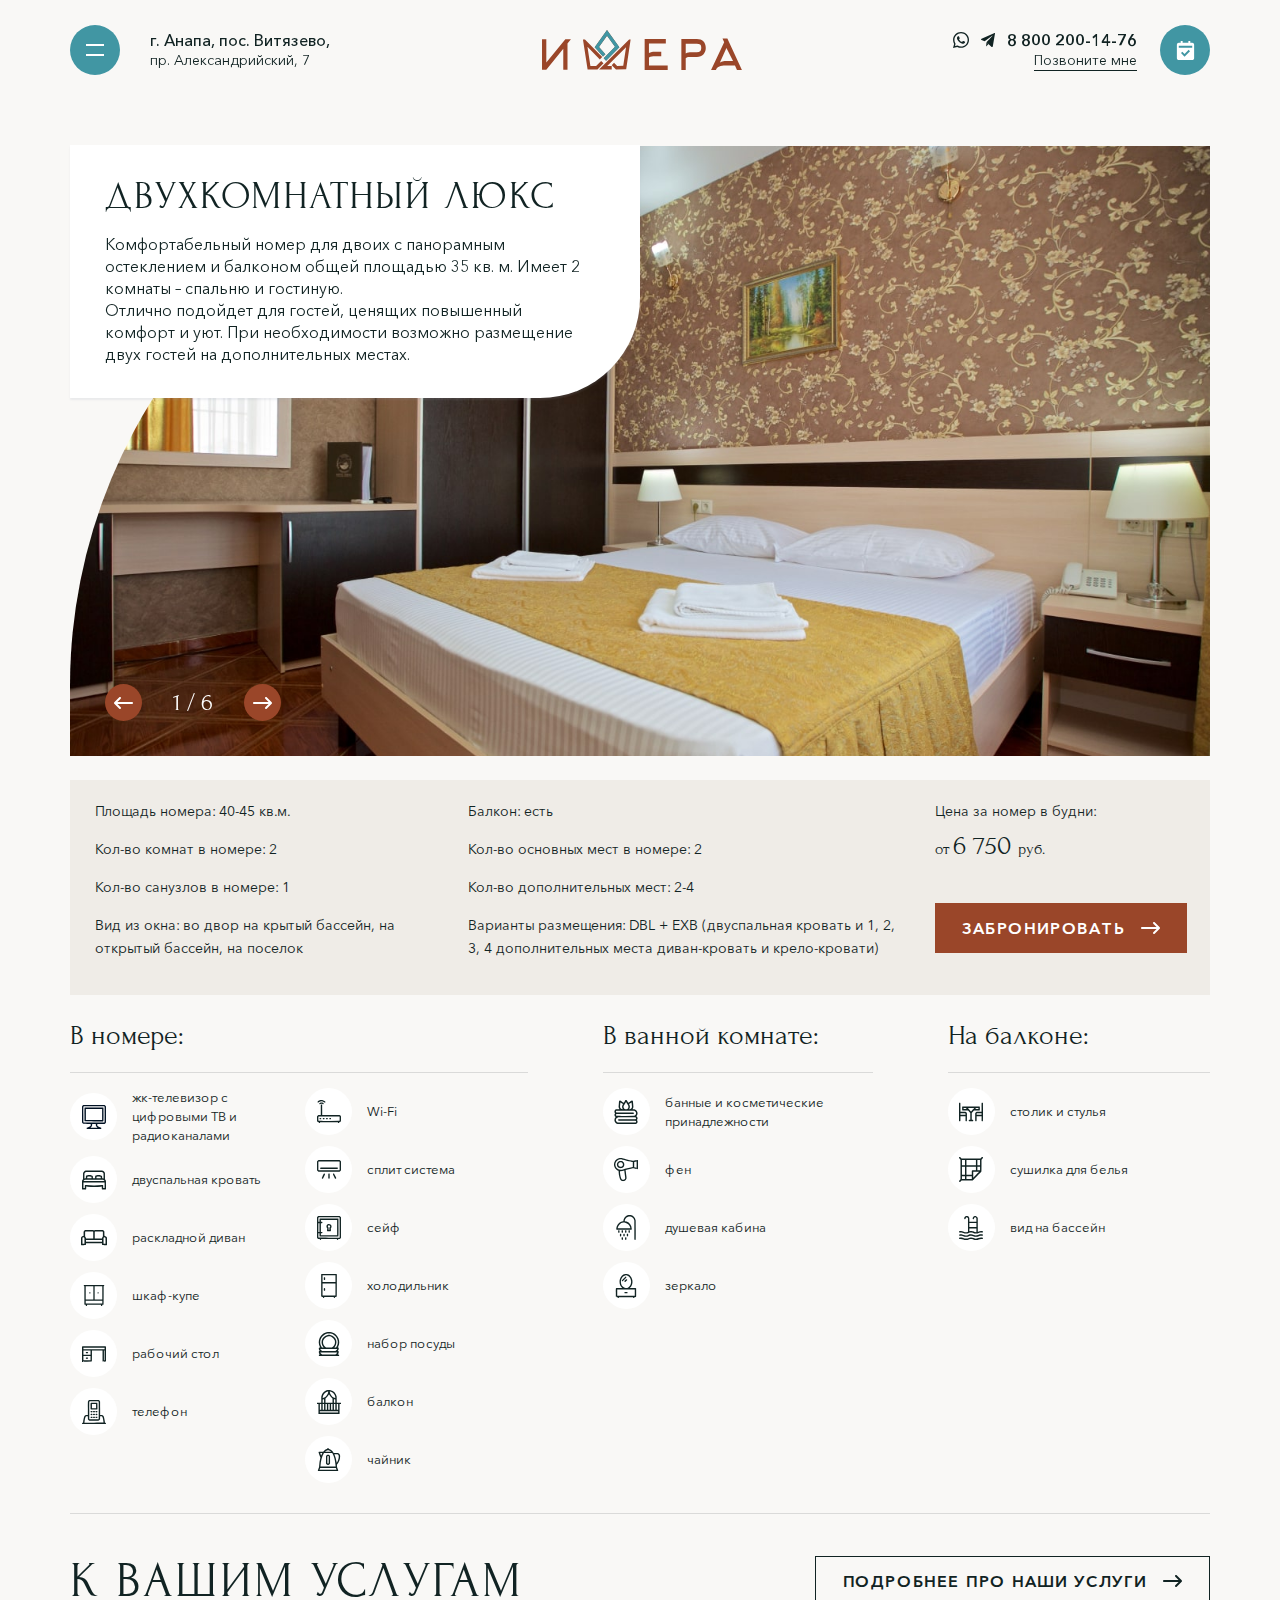
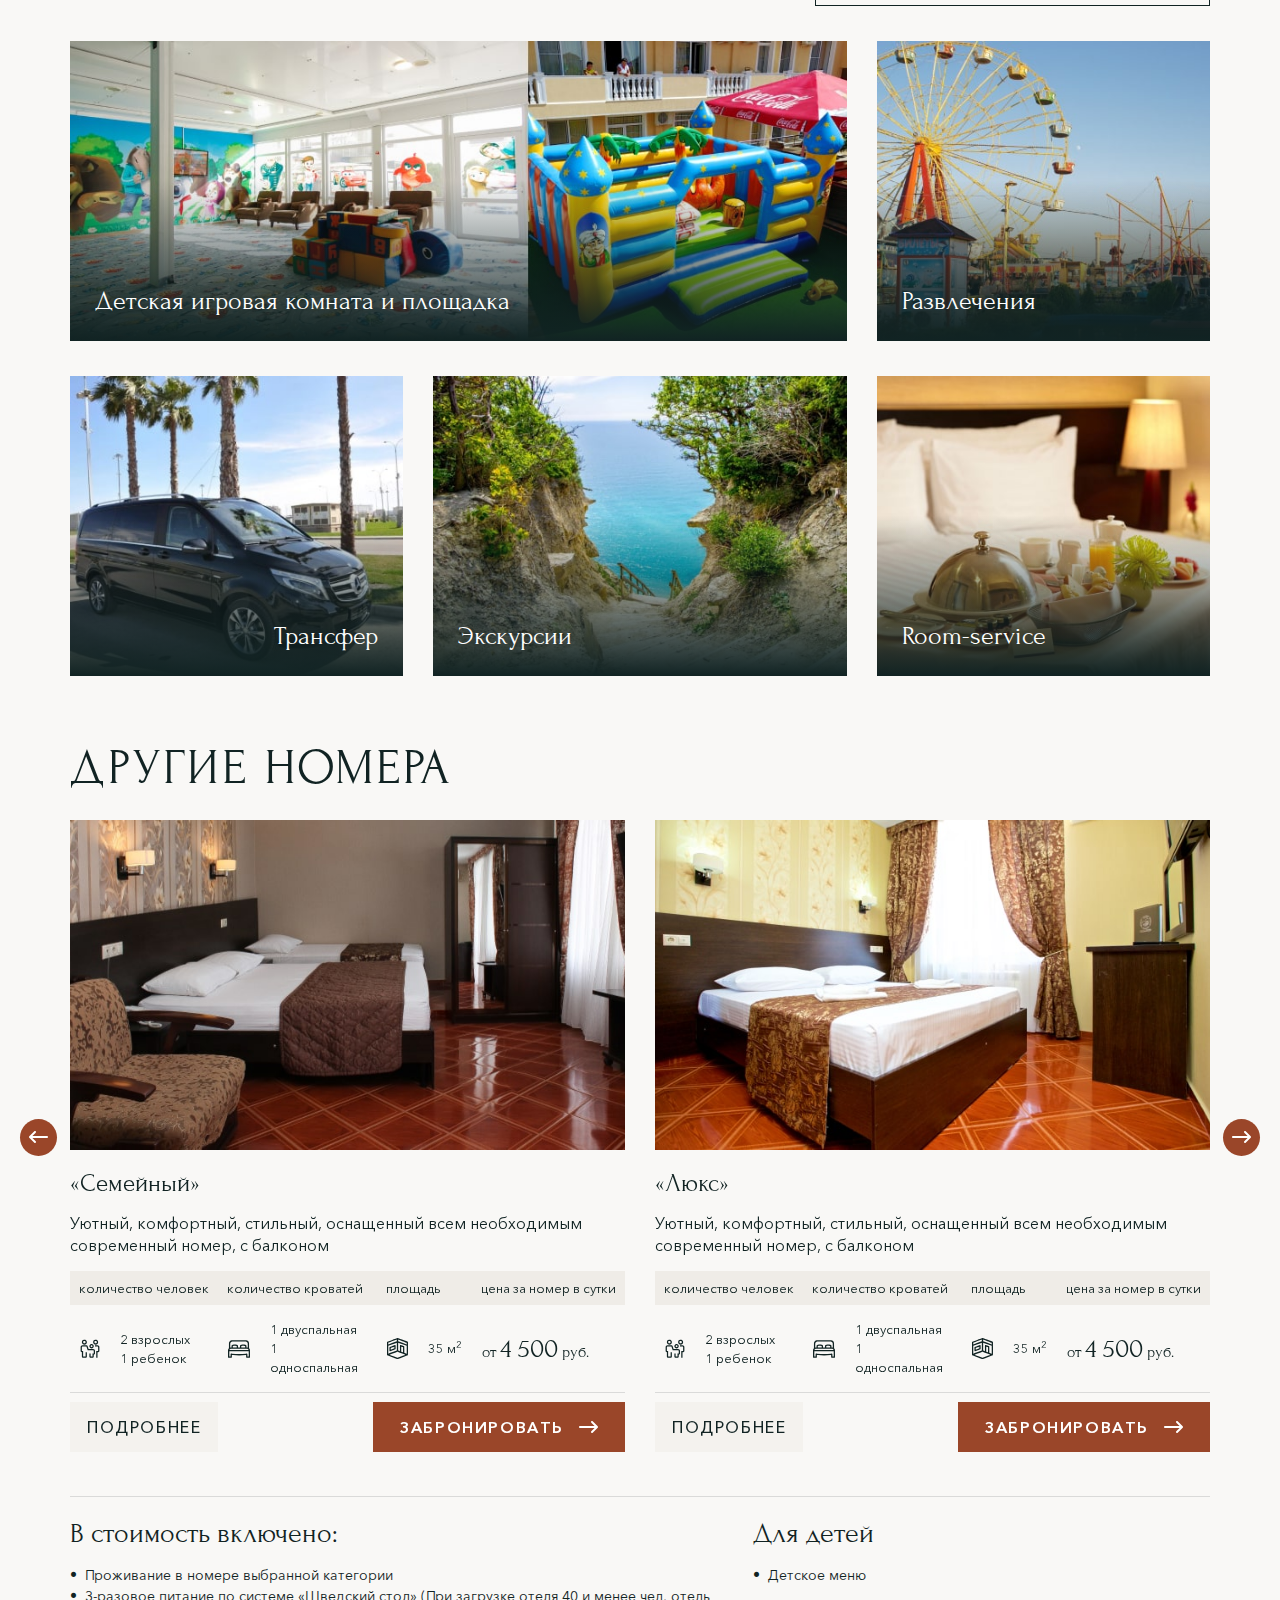
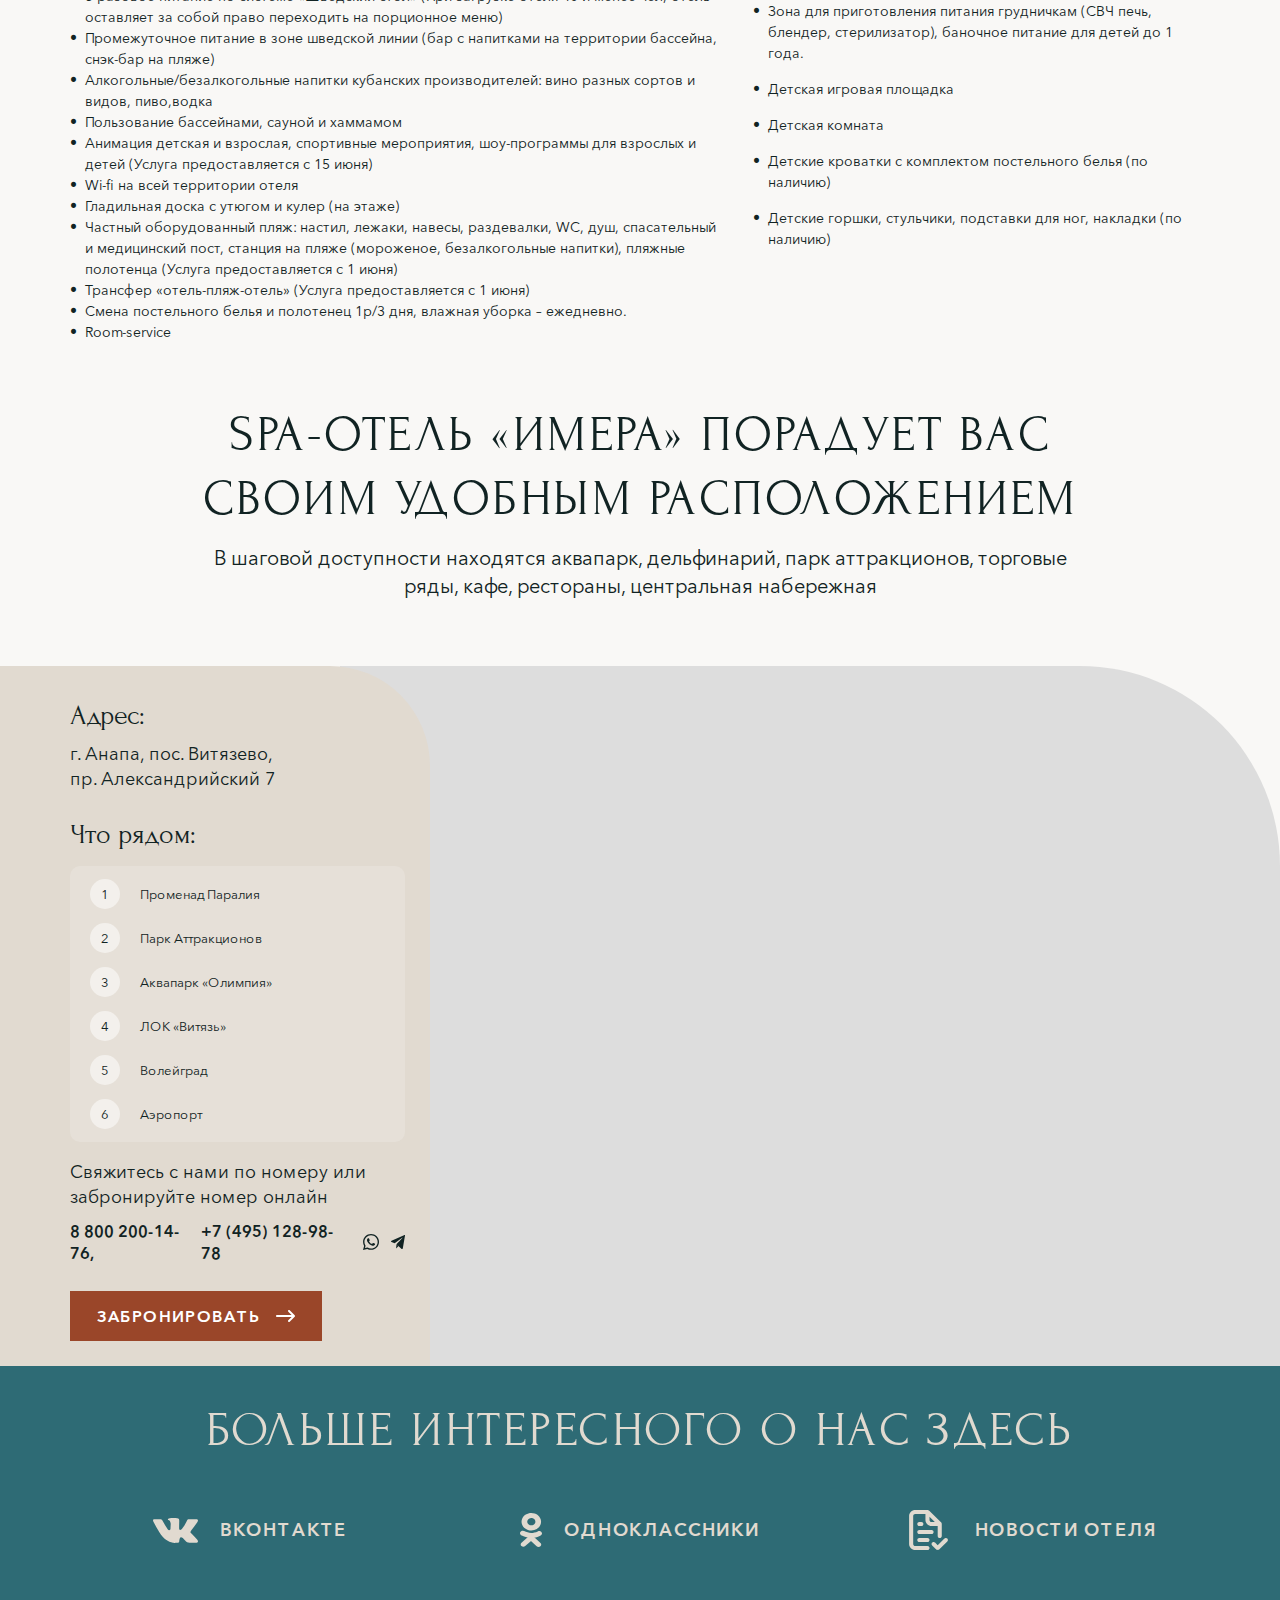
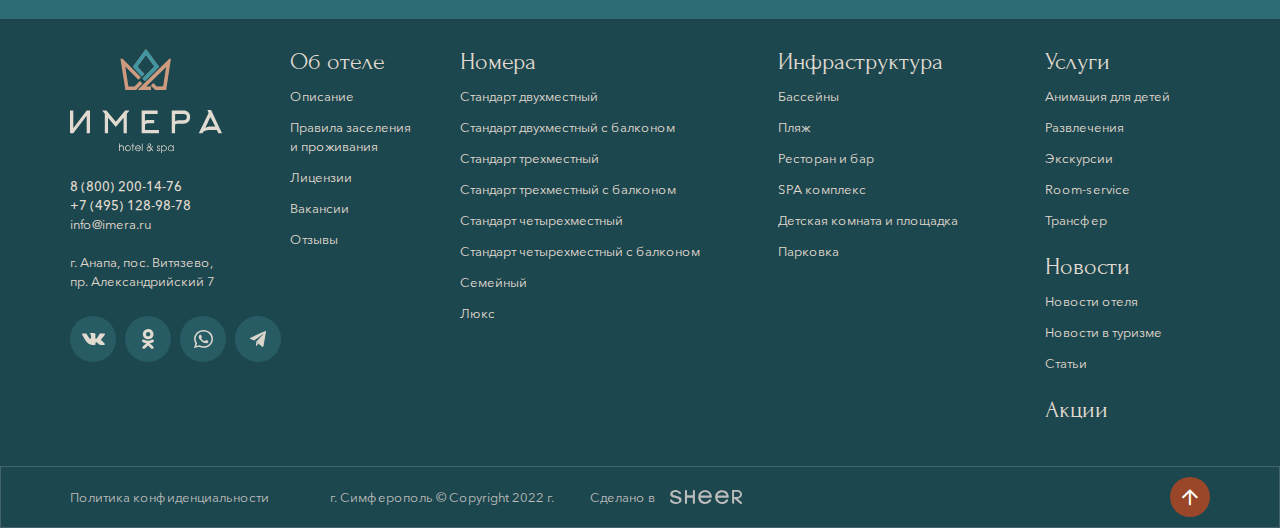
<file: card.html>
<!DOCTYPE html>
<!--[if lt IE 7]><html lang="ru" class="lt-ie9 lt-ie8 lt-ie7"><![endif]-->
<!--[if IE 7]><html lang="ru" class="lt-ie9 lt-ie8"><![endif]-->
<!--[if IE 8]><html lang="ru" class="lt-ie9"><![endif]-->
<!--[if gt IE 8]><!-->
<html lang="ru">
<!--<![endif]-->
<head>
	<meta charset="utf-8" />
	<title>Заголовок</title>
	<meta http-equiv="X-UA-Compatible" content="IE=edge" />
	<meta name="viewport" content="width=device-width, initial-scale=1.0" />
	<meta name="format-detection" content="telephone=no" />
	<link rel="shortcut icon" href="favicon.png" />
	<link rel="stylesheet" href="libs/bootstrap/bootstrap-grid.css" />
	<link rel="stylesheet" href="libs/fontawesome-free-5.12.0-web/css/all.min.css" />
	<link rel="stylesheet" href="libs/fancybox/jquery.fancybox.css" />
	<link rel="stylesheet" href="libs/slick-1.5.9/slick/slick.css" />
	<link rel="stylesheet" href="libs/slick-1.5.9/slick/slick-theme.css" />
	<link rel="stylesheet" href="libs/swiper/swiper-bundle.min.css" />
	<link rel="stylesheet" href="libs/animate/animate.min.css" />
	<link rel="stylesheet" href="css/fonts.css" />
	<link rel="stylesheet" href="css/main.css?ver=1.12" />
	<link rel="stylesheet" href="css/media.css?ver=1.12" />
</head>
<body>

	<div class="preloader"> 
		<div class="preloader__first">
			<a href="#" class="logo">
				<img src="img/logo.svg" alt="alt">
			</a>
		</div>
		<div class="preloader__second"></div>
	</div>

	<div class="wrapper wrapper_page">

		<header class="header default">
			<div class="container">
				<div class="header__wrapper">
					<div class="header__left">
						<span class="sandwich">
							<span class="sw-topper"></span>
							<span class="sw-footer"></span>
						</span>
						<div class="location"><strong>г. Анапа, пос. Витязево,</strong> пр. Александрийский, 7</div>
					</div>
					<a href="#" class="logo">
						<img src="img/logo_page.svg" alt="alt">
					</a>
					<div class="header__right">
						<div class="header__contacts">
							<div class="contacts-line">
								<ul class="social-list">
									<li><a href="#"><img src="img/wp.svg" alt="alt"></a></li>
									<li><a href="#"><img src="img/tg.svg" alt="alt"></a></li>
								</ul>
								<a href="tel:+88002001476" class="phone-main">8 800 200-14-76</a>
							</div>
							<a href="#" class="link-page">Позвоните мне</a>
						</div>
						<a href="#" class="btn-circle">
							<img src="img/calendar.svg" alt="aly">
						</a>
					</div>
				</div>
			</div>
			<div class="menu-dropdown">
				<div class="container">
					<div class="logo-wrapper">
						<a href="#" class="logo">
							<img src="img/logo_menu.svg" alt="alt">
						</a>
					</div>
					<div class="row">
						<div class="col-lg-3">
							<ul class="menu">
								<li>
									<div class="menu__item">
										<a href="#">Об отеле</a>
										<i class="far fa-chevron-right"></i>
									</div>
									<ul>
										<li><a href="#">Об отеле</a></li>
										<li><a href="#">Об отеле</a></li>
										<li><a href="#">Об отеле</a></li>
										<li><a href="#">Об отеле</a></li>
									</ul>
								</li>
								<li>
									<div class="menu__item">
										<a href="#">Номера</a>
										<i class="far fa-chevron-right"></i>
									</div>
									<ul>
										<li><a href="#">Стандарт двухместный</a></li>
										<li><a href="#">Стандарт двухместный с балконом</a></li>
										<li><a href="#">Стандарт трехместный</a></li>
										<li><a href="#">Стандарт трехместный с балконом</a></li>
										<li><a href="#">Стандарт четырехместный</a></li>
										<li><a href="#">Стандарт четырехместный с балконом</a></li>
										<li><a href="#">Семейный</a></li>
										<li><a href="#">Люкс</a></li>
									</ul>
								</li>
								<li>
									<div class="menu__item">
										<a href="#">Инфраструктура</a>
										<i class="far fa-chevron-right"></i>
									</div>
									<ul>
										<li><a href="#">Инфраструктура</a></li>
										<li><a href="#">Инфраструктура</a></li>
										<li><a href="#">Инфраструктура</a></li>
										<li><a href="#">Инфраструктура</a></li>
									</ul>
								</li>
								<li>
									<div class="menu__item">
										<a href="#">Услуги</a>
										<i class="far fa-chevron-right"></i>
									</div>
									<ul>
										<li><a href="#">Услуги</a></li>
										<li><a href="#">Услуги</a></li>
										<li><a href="#">Услуги</a></li>
										<li><a href="#">Услуги</a></li>
										<li><a href="#">Услуги</a></li>
									</ul>
								</li>
								<li>
									<div class="menu__item">
										<a href="#">Новости</a>
										<i class="far fa-chevron-right"></i>
									</div>
									<ul>
										<li><a href="#">Новости</a></li>
										<li><a href="#">Новости</a></li>
										<li><a href="#">Новости</a></li>
										<li><a href="#">Новости</a></li>
									</ul>
								</li>
								<li>
									<div class="menu__item">
										<a href="#">Акции</a>
									</div>
								</li>
								<li>
									<div class="menu__item">
										<a href="#">Контакты</a>
									</div>
								</li>
							</ul>
						</div>
						<div class="col-lg-3 offset-lg-3 align-self-end">
							<ul class="list-social">
								<li><a href="#"><img src="img/s_vk.svg" alt="alt"></a></li>
								<li><a href="#"><img src="img/s_ok.svg" alt="alt"></a></li>
								<li><a href="#"><img src="img/s_wp.svg" alt="alt"></a></li>
								<li><a href="#"><img src="img/s_tg.svg" alt="alt"></a></li>
							</ul>
						</div>
					</div>
				</div>
			</div>
		</header>

		<section class="page-card">
			<div class="container">
				<div class="row">
					<div class="col-lg-6">
						<div class="description-card">
							<h1 class="title-section">Двухкомнатный Люкс</h1>
							<p>Комфортабельный номер для двоих с панорамным остеклением и балконом общей площадью 35 кв. м. Имеет 2 комнаты – спальню и гостиную. <br>Отлично подойдет для гостей, ценящих повышенный комфорт и уют. При необходимости возможно размещение двух гостей на дополнительных местах.</p>
						</div>
					</div>
				</div>
				<div class="swiper swiper-card">
					<div class="swiper-wrapper">
						<div class="swiper-slide">
							<div class="image-card">
								<img src="img/slide_card1.jpg" alt="alt">
							</div>
						</div>
						<div class="swiper-slide">
							<div class="image-card">
								<img src="img/slide_card1.jpg" alt="alt">
							</div>
						</div>
						<div class="swiper-slide">
							<div class="image-card">
								<img src="img/slide_card1.jpg" alt="alt">
							</div>
						</div>
						<div class="swiper-slide">
							<div class="image-card">
								<img src="img/slide_card1.jpg" alt="alt">
							</div>
						</div>
						<div class="swiper-slide">
							<div class="image-card">
								<img src="img/slide_card1.jpg" alt="alt">
							</div>
						</div>
						<div class="swiper-slide">
							<div class="image-card">
								<img src="img/slide_card1.jpg" alt="alt">
							</div>
						</div>
					</div>
					<div class="swiper-arrows">
						<div class="btn-swipe swiper-button-prev"><img src="img/prev.svg" alt="alt"></div>
						<div class="swiper-fraction"></div>
						<div class="btn-swipe swiper-button-next"><img src="img/next.svg" alt="alt"></div>
					</div>
				</div>
				<div class="info-card">
					<div class="row">
						<div class="col-lg-4">
							<p>Площадь номера: 40-45 кв.м.</p>
							<p>Кол-во комнат в номере: 2</p>
							<p>Кол-во санузлов в номере: 1</p>
							<p>Вид из окна: во двор на крытый бассейн, на открытый бассейн, на поселок</p>
						</div>
						<div class="col-xl-5 col-lg-4">
							<p>Балкон: есть</p>
							<p>Кол-во основных мест в номере: 2</p>
							<p>Кол-во дополнительных мест: 2-4</p>
							<p>Варианты размещения: DBL + EXB (двуспальная кровать и 1, 2, 3, 4 дополнительных места диван-кровать и крело-кровати)</p>
						</div>
						<div class="col-xl-3 col-lg-4">
							<div>Цена за номер в будни:</div>
							<div class="feature-price">от <span>6 750 </span> руб.</div>
							<a href="#" class="btn-main"><span class="letter-wrap">ЗАБРОНИРОВАТЬ</span><img src="img/right.svg" alt="alt"></a>
						</div>
					</div>
				</div>
				<div class="row row_features">
					<div class="col-lg-5">
						<div class="title-middle title-middle_page">В номере:</div>
						<div class="list-features">
							<div class="feature-card"><div class="feature-card__icon"><img src="img/ic_card1.svg" alt="alt"></div>жк-телевизор с цифровыми ТВ и радиоканалами</div>
							<div class="feature-card"><div class="feature-card__icon"><img src="img/ic_card2.svg" alt="alt"></div>двуспальная кровать</div>
							<div class="feature-card"><div class="feature-card__icon"><img src="img/ic_card3.svg" alt="alt"></div>раскладной диван</div>
							<div class="feature-card"><div class="feature-card__icon"><img src="img/ic_card4.svg" alt="alt"></div>шкаф-купе</div>
							<div class="feature-card"><div class="feature-card__icon"><img src="img/ic_card5.svg" alt="alt"></div>рабочий стол</div>
							<div class="feature-card"><div class="feature-card__icon"><img src="img/ic_card6.svg" alt="alt"></div>телефон</div>
							<div class="feature-card"><div class="feature-card__icon"><img src="img/ic_card7.svg" alt="alt"></div>Wi-Fi</div>
							<div class="feature-card"><div class="feature-card__icon"><img src="img/ic_card8.svg" alt="alt"></div>сплит система</div>
							<div class="feature-card"><div class="feature-card__icon"><img src="img/ic_card9.svg" alt="alt"></div>сейф</div>
							<div class="feature-card"><div class="feature-card__icon"><img src="img/ic_card10.svg" alt="alt"></div>холодильник</div>
							<div class="feature-card"><div class="feature-card__icon"><img src="img/ic_card11.svg" alt="alt"></div>набор посуды</div>
							<div class="feature-card"><div class="feature-card__icon"><img src="img/ic_card12.svg" alt="alt"></div>балкон</div>
							<div class="feature-card"><div class="feature-card__icon"><img src="img/ic_card13.svg" alt="alt"></div>чайник</div>
						</div>
					</div>
					<div class="col-lg-4">
						<div class="title-middle title-middle_page">В ванной комнате:</div>
						<div class="list-features">
							<div class="feature-card"><div class="feature-card__icon"><img src="img/ic_card14.svg" alt="alt"></div>банные и косметические принадлежности</div>
							<div class="feature-card"><div class="feature-card__icon"><img src="img/ic_card15.svg" alt="alt"></div>фен</div>
							<div class="feature-card"><div class="feature-card__icon"><img src="img/ic_card16.svg" alt="alt"></div>душевая кабина</div>
							<div class="feature-card"><div class="feature-card__icon"><img src="img/ic_card17.svg" alt="alt"></div>зеркало</div>
						</div>
					</div>
					<div class="col-lg-3">
						<div class="title-middle title-middle_page">На балконе:</div>
						<div class="list-features">
							<div class="feature-card"><div class="feature-card__icon"><img src="img/ic_card18.svg" alt="alt"></div>столик и стулья</div>
							<div class="feature-card"><div class="feature-card__icon"><img src="img/ic_card19.svg" alt="alt"></div>сушилка для белья</div>
							<div class="feature-card"><div class="feature-card__icon"><img src="img/ic_card20.svg" alt="alt"></div>вид на бассейн</div>
						</div>
					</div>
				</div>
				<div class="head-services">
					<h2 class="title-section">К вашим услугам</h2>
					<a href="#" class="btn-main btn-main_transparent"><span class="letter-wrap">Подробнее про наши услуги</span><img src="img/right3.svg" alt="alt"></a>
				</div>
				<div class="row row_services">
					<div class="col-big">
						<a href="#" class="item-service item-service_7">
							<img src="img/service7.jpg" alt="alt">
							<span class="item-service__content">
								<span class="item-service__title">Детская игровая комната и площадка</span>
							</span>
						</a>
					</div>
					<div class="col-small">
						<a href="#" class="item-service item-service_8">
							<img src="img/service8.jpg" alt="alt">
							<span class="item-service__content">
								<span class="item-service__title">Развлечения</span>
							</span>
						</a>
					</div>
					<div class="col-small">
						<a href="#" class="item-service item-service_9">
							<img src="img/service9.jpg" alt="alt">
							<span class="item-service__content">
								<span class="item-service__title">Трансфер</span>
							</span>
						</a>
					</div>
					<div class="col-middle">
						<a href="#" class="item-service item-service_10">
							<img src="img/service10.jpg" alt="alt">
							<span class="item-service__content">
								<span class="item-service__title">Экскурсии</span>
							</span>
						</a>
					</div>
					<div class="col-small">
						<a href="#" class="item-service item-service_11">
							<img src="img/service11.jpg" alt="alt">
							<span class="item-service__content">
								<span class="item-service__title">Room-service</span>
							</span>
						</a>
					</div>
				</div>
				<h2 class="title-section title-section_recomendation">Другие номера</h2>
				<div class="swiper-catalog-wrapper">
					<div class="swiper swiper-catalog">
						<div class="swiper-wrapper">
							<div class="swiper-slide">
								<div class="item-catalog">
									<ul class="slider-item">
										<li>
											<a href="#" class="item-catalog__image">
												<img src="img/catalog7.jpg" alt="alt">
											</a>
										</li>
										<li>
											<a href="#" class="item-catalog__image">
												<img src="img/catalog7.jpg" alt="alt">
											</a>
										</li>
									</ul>
									<a href="#" class="item-catalog__title">«Семейный» </a>
									<div class="item-catalog__text">Уютный, комфортный, стильный, оснащенный всем необходимым современный номер, с балконом</div>
									<div class="table-features">
										<table>
											<thead>
												<tr>
													<th>количество человек</th>
													<th>количество кроватей</th>
													<th>площадь</th>
													<th>цена за номер в сутки</th>
												</tr>
											</thead>
											<tbody>
												<tr>
													<td data-title="количество человек">
														<div class="feature-value"><img src="img/ic_people.svg" alt="alt">2 взрослых <br>1 ребенок</div>
													</td>
													<td data-title="количество кроватей">
														<div class="feature-value"><img src="img/ic_bed.svg" alt="alt">1 двуспальная <br>1 односпальная</div>
													</td>
													<td data-title="площадь">
														<div class="feature-value feature-value_area"><img src="img/ic_area.svg" alt="alt">35 м<sup>2</sup></div>
													</td>
													<td data-title="цена за номер в сутки">
														<div class="feature-price">от <span>4 500</span> руб.</div>
													</td>
												</tr>
											</tbody>
										</table>
									</div>
									<div class="item-catalog__bottom">
										<a href="#" class="btn-main btn-main_simple"><span class="letter-wrap">подробнее</span></a>
										<a href="#" class="btn-main"><span class="letter-wrap">ЗАБРОНИРОВАТЬ</span><img src="img/right.svg" alt="alt"></a>
									</div>
								</div>
							</div>
							<div class="swiper-slide">
								<div class="item-catalog">
									<ul class="slider-item">
										<li>
											<a href="#" class="item-catalog__image">
												<img src="img/catalog8.jpg" alt="alt">
											</a>
										</li>
										<li>
											<a href="#" class="item-catalog__image">
												<img src="img/catalog8.jpg" alt="alt">
											</a>
										</li>
									</ul>
									<a href="#" class="item-catalog__title">«Люкс»</a>
									<div class="item-catalog__text">Уютный, комфортный, стильный, оснащенный всем необходимым современный номер, с балконом</div>
									<div class="table-features">
										<table>
											<thead>
												<tr>
													<th>количество человек</th>
													<th>количество кроватей</th>
													<th>площадь</th>
													<th>цена за номер в сутки</th>
												</tr>
											</thead>
											<tbody>
												<tr>
													<td data-title="количество человек">
														<div class="feature-value"><img src="img/ic_people.svg" alt="alt">2 взрослых <br>1 ребенок</div>
													</td>
													<td data-title="количество кроватей">
														<div class="feature-value"><img src="img/ic_bed.svg" alt="alt">1 двуспальная <br>1 односпальная</div>
													</td>
													<td data-title="площадь">
														<div class="feature-value feature-value_area"><img src="img/ic_area.svg" alt="alt">35 м<sup>2</sup></div>
													</td>
													<td data-title="цена за номер в сутки">
														<div class="feature-price">от <span>4 500</span> руб.</div>
													</td>
												</tr>
											</tbody>
										</table>
									</div>
									<div class="item-catalog__bottom">
										<a href="#" class="btn-main btn-main_simple"><span class="letter-wrap">подробнее</span></a>
										<a href="#" class="btn-main"><span class="letter-wrap">ЗАБРОНИРОВАТЬ</span><img src="img/right.svg" alt="alt"></a>
									</div>
								</div>
							</div>
							<div class="swiper-slide">
								<div class="item-catalog">
									<ul class="slider-item">
										<li>
											<a href="#" class="item-catalog__image">
												<img src="img/catalog7.jpg" alt="alt">
											</a>
										</li>
										<li>
											<a href="#" class="item-catalog__image">
												<img src="img/catalog7.jpg" alt="alt">
											</a>
										</li>
									</ul>
									<a href="#" class="item-catalog__title">«Семейный» </a>
									<div class="item-catalog__text">Уютный, комфортный, стильный, оснащенный всем необходимым современный номер, с балконом</div>
									<div class="table-features">
										<table>
											<thead>
												<tr>
													<th>количество человек</th>
													<th>количество кроватей</th>
													<th>площадь</th>
													<th>цена за номер в сутки</th>
												</tr>
											</thead>
											<tbody>
												<tr>
													<td data-title="количество человек">
														<div class="feature-value"><img src="img/ic_people.svg" alt="alt">2 взрослых <br>1 ребенок</div>
													</td>
													<td data-title="количество кроватей">
														<div class="feature-value"><img src="img/ic_bed.svg" alt="alt">1 двуспальная <br>1 односпальная</div>
													</td>
													<td data-title="площадь">
														<div class="feature-value feature-value_area"><img src="img/ic_area.svg" alt="alt">35 м<sup>2</sup></div>
													</td>
													<td data-title="цена за номер в сутки">
														<div class="feature-price">от <span>4 500</span> руб.</div>
													</td>
												</tr>
											</tbody>
										</table>
									</div>
									<div class="item-catalog__bottom">
										<a href="#" class="btn-main btn-main_simple"><span class="letter-wrap">подробнее</span></a>
										<a href="#" class="btn-main"><span class="letter-wrap">ЗАБРОНИРОВАТЬ</span><img src="img/right.svg" alt="alt"></a>
									</div>
								</div>
							</div>
						</div>
					</div>
					<div class="swiper-arrows-catalog">
						<div class="btn-swipe swiper-button-prev"><img src="img/prev.svg" alt="alt"></div>
						<div class="swiper-fraction"></div>
						<div class="btn-swipe swiper-button-next"><img src="img/next.svg" alt="alt"></div>
					</div>
				</div>
				<div class="about-cart">
					<div class="row">
						<div class="col-lg-7">
							<div class="title-middle">В стоимость включено:</div>
							<ul>
								<li>Проживание в номере выбранной категории </li>
								<li>3-разовое питание по системе «Шведский стол» (При загрузке отеля 40 и менее чел, отель оставляет за собой право переходить на порционное меню)</li>
								<li>Промежуточное питание в зоне шведской линии (бар с напитками на территории бассейна, снэк-бар на пляже)</li>
								<li>Алкогольные/безалкогольные напитки кубанских производителей: вино разных сортов и видов, пиво,водка </li>
								<li>Пользование бассейнами, сауной и хаммамом</li>
								<li>Анимация детская и взрослая, спортивные мероприятия, шоу-программы для взрослых и детей (Услуга предоставляется с 15 июня) </li>
								<li>Wi-fi на всей территории отеля</li>
								<li>Гладильная доска с утюгом и кулер (на этаже)</li>
								<li>Частный оборудованный пляж: настил, лежаки, навесы, раздевалки, WC, душ, спасательный и медицинский пост, станция на пляже (мороженое, безалкогольные напитки), пляжные полотенца (Услуга предоставляется с 1 июня)</li>
								<li>Трансфер «отель-пляж-отель» (Услуга предоставляется с 1 июня)</li>
								<li>Смена постельного белья и полотенец 1р/3 дня, влажная уборка – ежедневно. </li>
								<li>Room-service</li>
							</ul>
						</div>
						<div class="col-lg-5">
							<div class="title-middle">Для детей</div>
							<ul>
								<li>Детское меню </li>
								<li>Зона для приготовления питания грудничкам (СВЧ печь, блендер, стерилизатор), баночное питание для детей до 1 года.</li>
								<li>Детская игровая площадка</li>
								<li>Детская комната</li>
								<li>Детские кроватки с комплектом постельного белья  (по наличию)</li>
								<li>Детские горшки, стульчики, подставки для ног, накладки (по наличию)</li>
							</ul>
						</div>
					</div>
				</div>
			</div>
		</section>

		<section class="contacts">
			<div class="container">
				<h2 class="title-section">
					<div>SPA-отель «Имера» порадует Вас</div> 
					<div>своим удобным расположением</div>
				</h2>
				<div class="descr-section">В шаговой доступности находятся аквапарк, дельфинарий, парк аттракционов, торговые ряды, кафе, рестораны, центральная набережная</div>
				<div class="row">
					<div class="col-lg-4">
						<div class="contacts-block">
							<div class="title-middle">Адрес:</div>
							<div class="text-main">г. Анапа, пос. Витязево, <br>пр. Александрийский 7</div>
							<div class="title-middle">Что рядом:</div>
							<div class="location-wrapper">
								<ul class="list-locations">
									<li>
										<div class="item-location location_1">Променад Паралия</div>
									</li>
									<li>
										<div class="item-location location_2">Парк Аттракционов</div>
									</li>
									<li>
										<div class="item-location location_3">Аквапарк «Олимпия»</div>
									</li>
									<li>
										<div class="item-location location_4">ЛОК «Витязь»</div>
									</li>
									<li>
										<div class="item-location location_5">Волейград</div>
									</li>
									<li>
										<div class="item-location location_6">Аэропорт</div>
									</li>
									<li>
										<div class="item-location location_1">Променад Паралия</div>
									</li>
									<li>
										<div class="item-location location_2">Парк Аттракционов</div>
									</li>
									<li>
										<div class="item-location location_3">Аквапарк «Олимпия»</div>
									</li>
								</ul>
							</div>
							<div class="text-main">Свяжитесь с нами по номеру или забронируйте номер онлайн</div>
							<div class="contacts-line">
								<a href="tel:+88002001476" class="phone-main">8 800 200-14-76,</a>
								<a href="tel:+74951289878" class="phone-main">+7 (495) 128-98-78</a>
								<ul class="social-list">
									<li><a href="#"><img src="img/wp.svg" alt="alt"></a></li>
									<li><a href="#"><img src="img/tg.svg" alt="alt"></a></li>
								</ul>
							</div>
							<a href="#" class="btn-main"><span class="letter-wrap">ЗАБРОНИРОВАТЬ</span><img src="img/right.svg" alt="alt"></a>
						</div>
					</div>
					<div class="col-lg-8">
						<div id="map"></div>
					</div>
				</div>
			</div>
		</section>

		<section class="socials">
			<div class="container">
				<h2 class="title-section">Больше интересного о нас здесь</h2>
				<div class="row align-items-center">
					<div class="col-lg-4">
						<a href="#" class="link-social">
							<span class="link-social__icon">
								<img src="img/vk.svg" alt="alt">
							</span>
							<span class="letter-wrap">ВКОНТАКТЕ</span>
						</a>
					</div>
					<div class="col-lg-4">
						<a href="#" class="link-social">
							<span class="link-social__icon">
								<img src="img/ok.svg" alt="alt">
							</span>
							<span class="letter-wrap">одноклассники</span>
						</a>
					</div>
					<div class="col-lg-4">
						<a href="#" class="link-social">
							<span class="link-social__icon">
								<img src="img/file.svg" alt="alt">
							</span>
							<span class="letter-wrap">новости отеля</span>
						</a>
					</div>
				</div>
			</div>
		</section>

		<footer class="footer">
			<div class="container">
				<div class="row">
					<div class="col-lg-2">
						<a href="#" class="logo">
							<img src="img/logo2.svg" alt="alt">
						</a>
						<p><a href="tel:+88002001476"><strong>8 (800) 200-14-76</strong></a></p>
						<p><a href="tel:+74951289878"><strong>+7 (495) 128-98-78</strong></a></p>
						<p>info@imera.ru</p>
						<br>
						<p>г. Анапа, пос. Витязево, <br>пр. Александрийский 7</p>
						<ul class="list-social">
							<li><a href="#"><img src="img/s_vk.svg" alt="alt"></a></li>
							<li><a href="#"><img src="img/s_ok.svg" alt="alt"></a></li>
							<li><a href="#"><img src="img/s_wp.svg" alt="alt"></a></li>
							<li><a href="#"><img src="img/s_tg.svg" alt="alt"></a></li>
						</ul>
					</div>
					<div class="col-lg-2 footer__col">
						<div class="footer__title">Об отеле <i class="far fa-chevron-down"></i></div>
						<div class="footer__content">
							<ul class="footer__nav">
								<li><a href="#">Описание</a></li>
								<li><a href="#">Правила заселения <br>и проживания</a></li>
								<li><a href="#">Лицензии</a></li>
								<li><a href="#">Вакансии</a></li>
								<li><a href="#">Отзывы</a></li>
							</ul>
						</div>
					</div>
					<div class="col-lg-3">
						<div class="footer__title">Номера <i class="far fa-chevron-down"></i></div>
						<div class="footer__content">
							<ul class="footer__nav">
								<li><a href="#">Стандарт двухместный</a></li>
								<li><a href="#">Стандарт двухместный с балконом</a></li>
								<li><a href="#">Стандарт трехместный</a></li>
								<li><a href="#">Стандарт трехместный с балконом</a></li>
								<li><a href="#">Стандарт четырехместный</a></li>
								<li><a href="#">Стандарт четырехместный с балконом</a></li>
								<li><a href="#">Семейный</a></li>
								<li><a href="#">Люкс</a></li>
							</ul>
						</div>
					</div>
					<div class="col-lg-3 footer__col">
						<div class="footer__title">Инфраструктура <i class="far fa-chevron-down"></i></div>
						<div class="footer__content">
							<ul class="footer__nav">
								<li><a href="#">Бассейны</a></li>
								<li><a href="#">Пляж</a></li>
								<li><a href="#">Ресторан и бар</a></li>
								<li><a href="#">SPA комплекс</a></li>
								<li><a href="#">Детская комната и площадка</a></li>
								<li><a href="#">Парковка</a></li>
							</ul>
						</div>
					</div>
					<div class="col-lg-2">
						<div class="footer__title">Услуги <i class="far fa-chevron-down"></i></div>
						<div class="footer__content">
							<ul class="footer__nav">
								<li><a href="#">Анимация для детей</a></li>
								<li><a href="#">Развлечения</a></li>
								<li><a href="#">Экскурсии</a></li>
								<li><a href="#">Room-service</a></li>
								<li><a href="#">Трансфер</a></li>
							</ul>
						</div>
						<div class="footer__title">Новости <i class="far fa-chevron-down"></i></div>
						<div class="footer__content">
							<ul class="footer__nav">
								<li><a href="#">Новости отеля</a></li>
								<li><a href="#">Новости в туризме</a></li>
								<li><a href="#">Статьи</a></li>
							</ul>
						</div>
						<a href="#" class="footer__title">Акции</a>
					</div>
				</div>
			</div>
			<div class="footer-bottom">
				<div class="container">
					<div class="row align-items-center">
						<div class="col-lg">
							<a href="#">Политика конфиденциальности </a>
						</div>
						<div class="col-lg">
							<p>г. Симферополь © Copyright  2022 г.</p>
						</div>
						<div class="col-lg">
							<div class="create">Сделано в <a href="#"><img src="img/copy.svg" alt="alt"></a></div>
						</div>
						<div class="col-xl-4 col-lg">
							<a href="#" class="btn_top"><i class="far fa-arrow-up"></i></a>
						</div>
					</div>
				</div>
			</div>
		</footer>

	</div>

	<!--[if lt IE 9]>
	<script src="libs/html5shiv/es5-shim.min.js"></script>
	<script src="libs/html5shiv/html5shiv.min.js"></script>
	<script src="libs/html5shiv/html5shiv-printshiv.min.js"></script>
	<script src="libs/respond/respond.min.js"></script>
<![endif]-->
<script src="libs/jquery/jquery-3.6.0.min.js"></script>
<script src="libs/jquery-mousewheel/jquery.mousewheel.min.js"></script>
<script src="libs/fancybox/jquery.fancybox.pack.js"></script>
<script src="libs/slick-1.5.9/slick/slick.min.js"></script>
<script src="libs/scroll2id/PageScroll2id.min.js"></script>
<script src="libs/animate/wow.min.js"></script>
<script src="libs/animate/animate-css.js"></script>
<script src="libs/mask/jquery.maskedinput.js"></script>
<script src="libs/swiper/swiper-bundle.min.js"></script>
<script src="libs/tweenmax/TweenMax.min.js"></script>
<script src="libs/jQueryFormStyler-master/jquery.formstyler.min.js"></script>
<script src="js/common.js?ver=1.12"></script>
<script src="https://api-maps.yandex.ru/2.1/?lang=ru_RU"></script>
<script>
	$(document).ready(function () {
		ymaps.ready(init);

		function init() {
			var myMap = new ymaps.Map('map', {
				center: [44.986188, 37.257357],
				zoom: 15
			}, {
				searchControlProvider: 'yandex#search'
			}),

			MyIconContentLayout = ymaps.templateLayoutFactory.createClass(
				'<div style="color: #fff; font-size: 16px; font-weight: 500; width: 40px; height: 50px; text-aling: center; display: flex; aling-items: center; 	justify-content: center; padding-top: 7px">$[properties.iconContent]</div>'
				),


			myPlacemark1 = new ymaps.Placemark([44.988116, 37.256700],{
				iconContent: "1",
				balloonContent: '<div class="baloon-content">Променад Паралия</div>',
			},  {
				iconLayout: 'default#imageWithContent',
				iconImageHref: 'img/pin_loc.svg',
				iconContentLayout: MyIconContentLayout,
				iconImageSize: [38, 42],
				iconImageOffset: [-19, -42],
				balloonOffset: [0, -42],
				hideIconOnBalloonOpen: false,
			});

			myPlacemark2 = new ymaps.Placemark([44.987565, 37.256969], {
				iconContent: "2",
				balloonContent: '<div class="baloon-content">Парк Аттракционов</div>',
			}, {
				iconLayout: 'default#imageWithContent',
				iconImageHref: 'img/pin_loc.svg',
				iconContentLayout: MyIconContentLayout,
				iconImageSize: [38, 42],
				iconImageOffset: [-19, -42],
				balloonOffset: [0, -42],
				hideIconOnBalloonOpen: false,
			});

			myPlacemark3 = new ymaps.Placemark([44.982897, 37.252835], {
				iconContent: "3",
				balloonContent: '<div class="baloon-content">Аквапарк «Олимпия»</div>',
			}, {
				iconLayout: 'default#imageWithContent',
				iconImageHref: 'img/pin_loc.svg',
				iconContentLayout: MyIconContentLayout,
				iconImageSize: [38, 42],
				iconImageOffset: [-19, -42],
				balloonOffset: [0, -42],
				hideIconOnBalloonOpen: false,
			});

			myPlacemark4 = new ymaps.Placemark([44.990063, 37.249105], {
				iconContent: "4",
				balloonContent: '<div class="baloon-content">ЛОК «Витязь»</div>',
			}, {
				iconLayout: 'default#imageWithContent',
				iconImageHref: 'img/pin_loc.svg',
				iconContentLayout: MyIconContentLayout,
				iconImageSize: [38, 42],
				iconImageOffset: [-19, -42],
				balloonOffset: [0, -42],
				hideIconOnBalloonOpen: false,
			});

			myPlacemark5 = new ymaps.Placemark([44.992957, 37.245072], {
				iconContent: "5",
				balloonContent: '<div class="baloon-content">Волейград</div>',
			}, {
				iconLayout: 'default#imageWithContent',
				iconImageHref: 'img/pin_loc.svg',
				iconContentLayout: MyIconContentLayout,
				iconImageSize: [38, 42],
				iconImageOffset: [-19, -42],
				balloonOffset: [0, -42],
				hideIconOnBalloonOpen: false,
			});

			myPlacemark6 = new ymaps.Placemark([45.003749, 37.341519], {
				iconContent: "6",
				balloonContent: '<div class="baloon-content">Аэропорт</div>',
			}, {
				iconLayout: 'default#imageWithContent',
				iconImageHref: 'img/pin_loc.svg',
				iconContentLayout: MyIconContentLayout,
				iconImageSize: [38, 42],
				iconImageOffset: [-19, -42],
				balloonOffset: [0, -42],
				hideIconOnBalloonOpen: false,
			});

			myPlacemark_Main = new ymaps.Placemark([44.986188, 37.257357], {
				//balloonContent: '<div class="baloon-content baloon-content baloon-content_main"><img src="img/logo_map.svg" alt="alt"></div>',
			}, {
				iconLayout: 'default#imageWithContent',
				iconImageHref: 'img/pin_main.svg',
				iconContentLayout: MyIconContentLayout,
				iconImageSize: [132, 98],
				iconImageOffset: [-5, -98],
				balloonOffset: [0, -98],
				hideIconOnBalloonOpen: false,
			});

			myMap.controls.remove('searchControl');
			myMap.behaviors.disable('scrollZoom');
			myMap.geoObjects.add(myPlacemark1);
			myMap.geoObjects.add(myPlacemark2);
			myMap.geoObjects.add(myPlacemark3);
			myMap.geoObjects.add(myPlacemark4);
			myMap.geoObjects.add(myPlacemark5);
			myMap.geoObjects.add(myPlacemark6);

			myMap.geoObjects.add(myPlacemark_Main);
			//myPlacemark_Main.balloon.open();


			$( ".item-location" ).click(function() {
				$(".item-location").removeClass("active");
				$(this).addClass("active");
			});

			$( ".location_1" ).click(function() {
				myPlacemark1.balloon.open();
				myMap.setCenter([44.988116, 37.256700]);
			});

			$( ".location_2" ).click(function() {
				myPlacemark2.balloon.open();
				myMap.setCenter([44.987565, 37.256969]);
			});

			$( ".location_3" ).click(function() {
				myPlacemark3.balloon.open();
				myMap.setCenter([44.982897, 37.252835]);
			});

			$( ".location_4" ).click(function() {
				myPlacemark4.balloon.open();
				myMap.setCenter([44.990063, 37.249105]);
			});

			$( ".location_5" ).click(function() {
				myPlacemark5.balloon.open();
				myMap.setCenter([44.992957, 37.245072]);
			});

			$( ".location_6" ).click(function() {
				myPlacemark6.balloon.open();
				myMap.setCenter([45.003749, 37.341519]);
			});

		}
	});
</script>
<!-- Yandex.Metrika counter --><!-- /Yandex.Metrika counter -->
<!-- Google Analytics counter --><!-- /Google Analytics counter -->
</body>
</html>
</file>
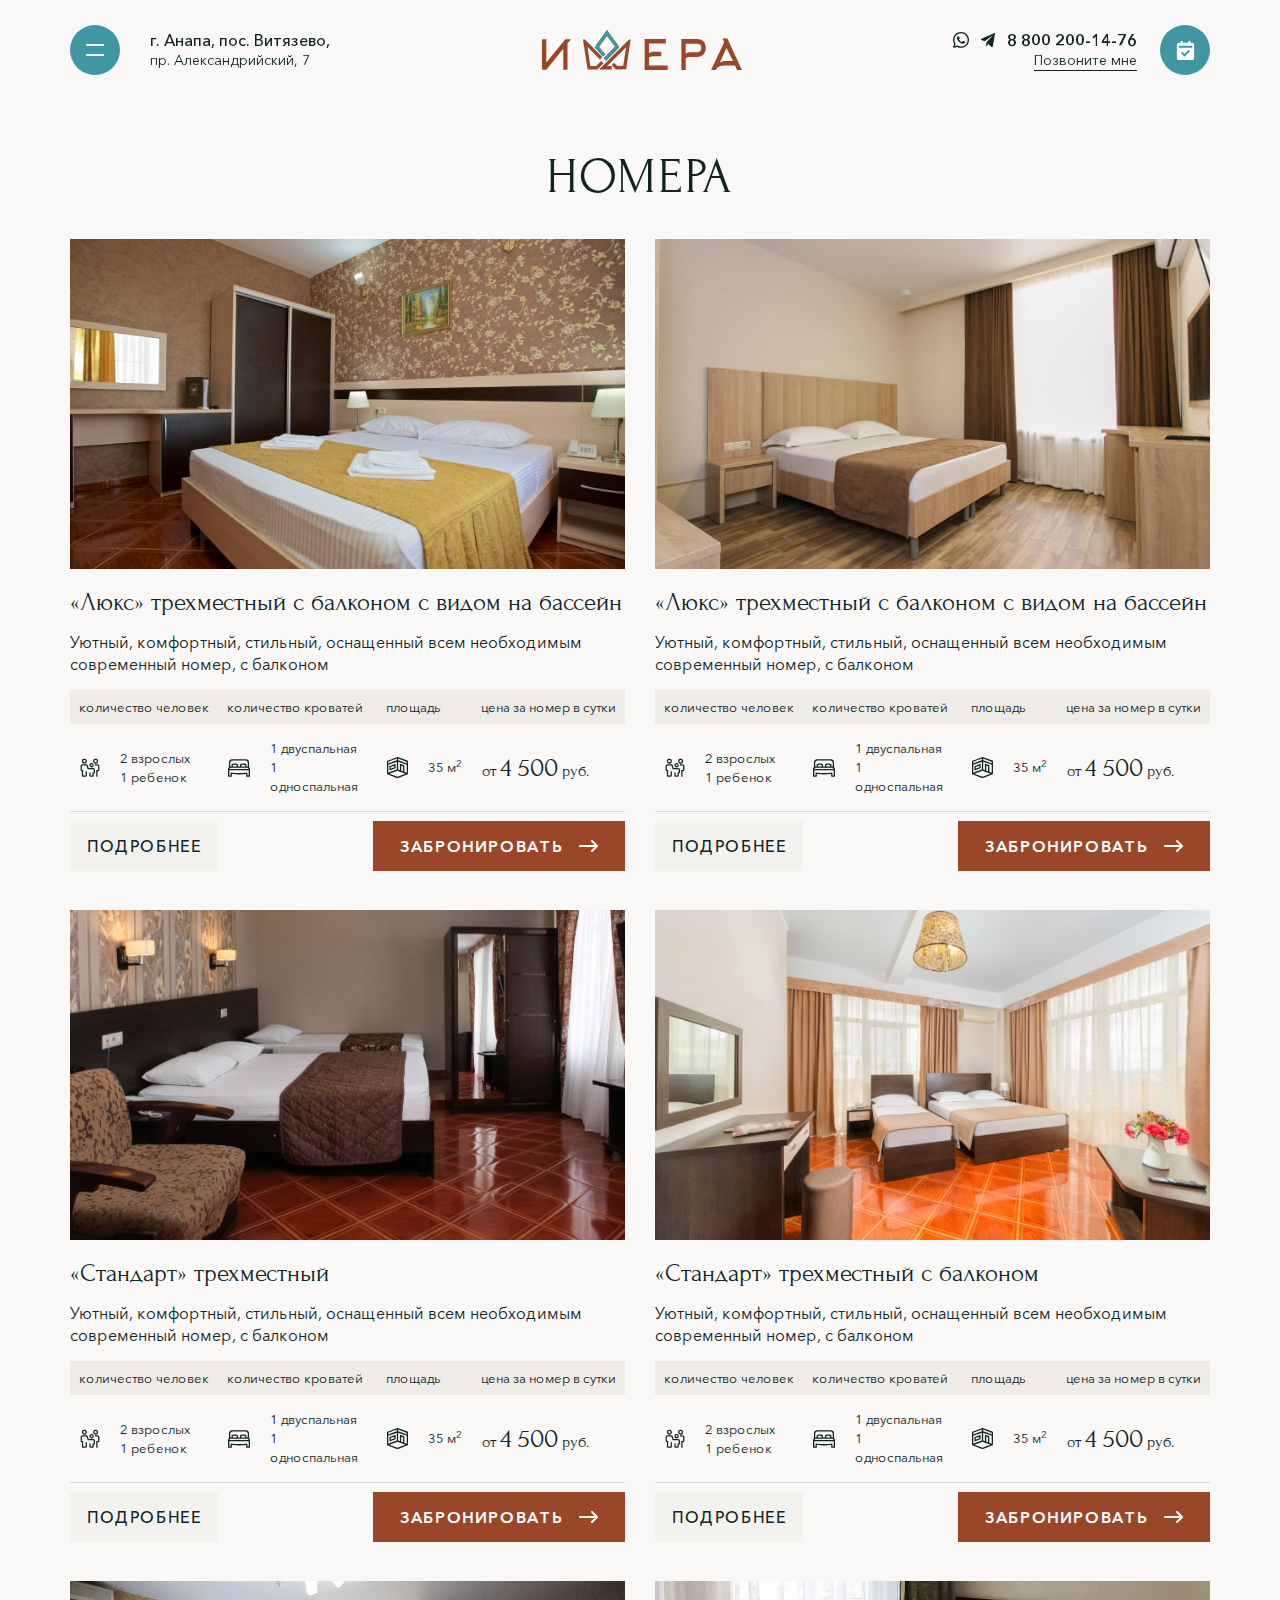
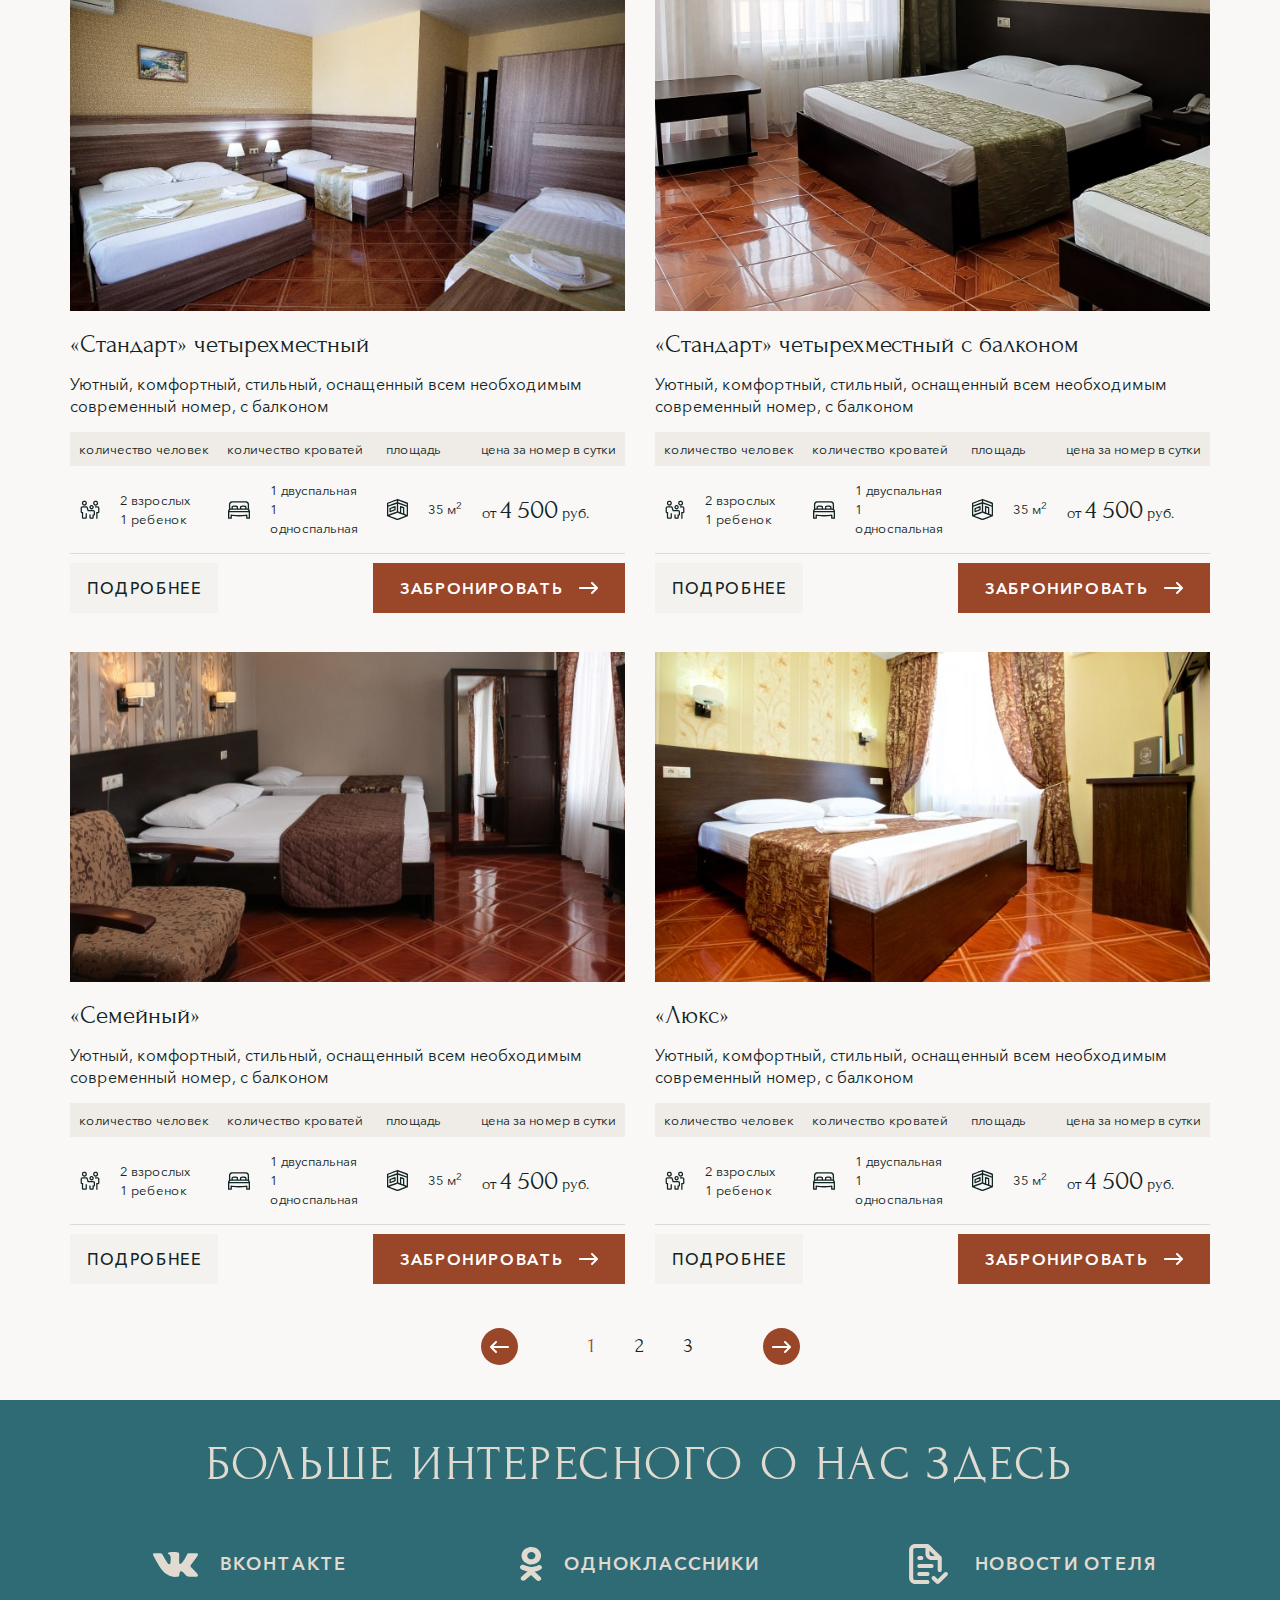
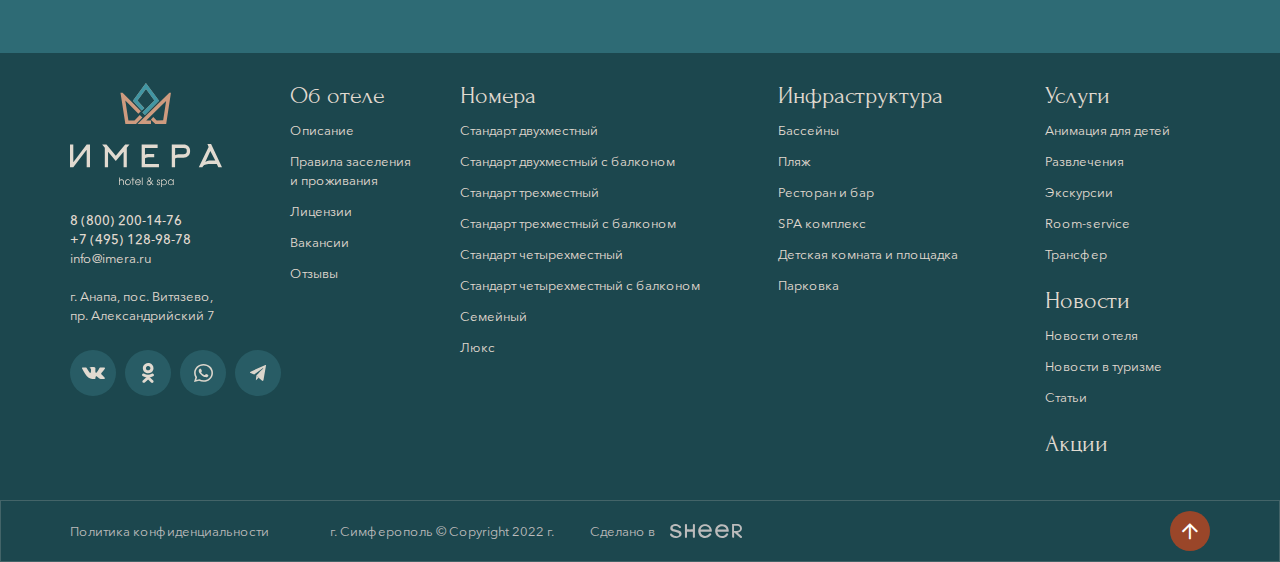
<file: catalog.html>
<!DOCTYPE html>
<!--[if lt IE 7]><html lang="ru" class="lt-ie9 lt-ie8 lt-ie7"><![endif]-->
<!--[if IE 7]><html lang="ru" class="lt-ie9 lt-ie8"><![endif]-->
<!--[if IE 8]><html lang="ru" class="lt-ie9"><![endif]-->
<!--[if gt IE 8]><!-->
<html lang="ru">
<!--<![endif]-->
<head>
	<meta charset="utf-8" />
	<title>Заголовок</title>
	<meta http-equiv="X-UA-Compatible" content="IE=edge" />
	<meta name="viewport" content="width=device-width, initial-scale=1.0" />
	<meta name="format-detection" content="telephone=no" />
	<link rel="shortcut icon" href="favicon.png" />
	<link rel="stylesheet" href="libs/bootstrap/bootstrap-grid.css" />
	<link rel="stylesheet" href="libs/fontawesome-free-5.12.0-web/css/all.min.css" />
	<link rel="stylesheet" href="libs/fancybox/jquery.fancybox.css" />
	<link rel="stylesheet" href="libs/slick-1.5.9/slick/slick.css" />
	<link rel="stylesheet" href="libs/slick-1.5.9/slick/slick-theme.css" />
	<link rel="stylesheet" href="libs/swiper/swiper-bundle.min.css" />
	<link rel="stylesheet" href="libs/animate/animate.min.css" />
	<link rel="stylesheet" href="css/fonts.css" />
	<link rel="stylesheet" href="css/main.css?ver=1.12" />
	<link rel="stylesheet" href="css/media.css?ver=1.12" />
</head>
<body>

	<div class="preloader"> 
		<div class="preloader__first">
			<a href="#" class="logo">
				<img src="img/logo.svg" alt="alt">
			</a>
		</div>
		<div class="preloader__second"></div>
	</div>

	<div class="wrapper wrapper_page">

		<header class="header default">
			<div class="container">
				<div class="header__wrapper">
					<div class="header__left">
						<span class="sandwich">
							<span class="sw-topper"></span>
							<span class="sw-footer"></span>
						</span>
						<div class="location"><strong>г. Анапа, пос. Витязево,</strong> пр. Александрийский, 7</div>
					</div>
					<a href="#" class="logo">
						<img src="img/logo_page.svg" alt="alt">
					</a>
					<div class="header__right">
						<div class="header__contacts">
							<div class="contacts-line">
								<ul class="social-list">
									<li><a href="#"><img src="img/wp.svg" alt="alt"></a></li>
									<li><a href="#"><img src="img/tg.svg" alt="alt"></a></li>
								</ul>
								<a href="tel:+88002001476" class="phone-main">8 800 200-14-76</a>
							</div>
							<a href="#" class="link-page">Позвоните мне</a>
						</div>
						<a href="#" class="btn-circle">
							<img src="img/calendar.svg" alt="aly">
						</a>
					</div>
				</div>
			</div>
			<div class="menu-dropdown">
				<div class="container">
					<div class="logo-wrapper">
						<a href="#" class="logo">
							<img src="img/logo_menu.svg" alt="alt">
						</a>
					</div>
					<div class="row">
						<div class="col-lg-3">
							<ul class="menu">
								<li>
									<div class="menu__item">
										<a href="#">Об отеле</a>
										<i class="far fa-chevron-right"></i>
									</div>
									<ul>
										<li><a href="#">Об отеле</a></li>
										<li><a href="#">Об отеле</a></li>
										<li><a href="#">Об отеле</a></li>
										<li><a href="#">Об отеле</a></li>
									</ul>
								</li>
								<li>
									<div class="menu__item">
										<a href="#">Номера</a>
										<i class="far fa-chevron-right"></i>
									</div>
									<ul>
										<li><a href="#">Стандарт двухместный</a></li>
										<li><a href="#">Стандарт двухместный с балконом</a></li>
										<li><a href="#">Стандарт трехместный</a></li>
										<li><a href="#">Стандарт трехместный с балконом</a></li>
										<li><a href="#">Стандарт четырехместный</a></li>
										<li><a href="#">Стандарт четырехместный с балконом</a></li>
										<li><a href="#">Семейный</a></li>
										<li><a href="#">Люкс</a></li>
									</ul>
								</li>
								<li>
									<div class="menu__item">
										<a href="#">Инфраструктура</a>
										<i class="far fa-chevron-right"></i>
									</div>
									<ul>
										<li><a href="#">Инфраструктура</a></li>
										<li><a href="#">Инфраструктура</a></li>
										<li><a href="#">Инфраструктура</a></li>
										<li><a href="#">Инфраструктура</a></li>
									</ul>
								</li>
								<li>
									<div class="menu__item">
										<a href="#">Услуги</a>
										<i class="far fa-chevron-right"></i>
									</div>
									<ul>
										<li><a href="#">Услуги</a></li>
										<li><a href="#">Услуги</a></li>
										<li><a href="#">Услуги</a></li>
										<li><a href="#">Услуги</a></li>
										<li><a href="#">Услуги</a></li>
									</ul>
								</li>
								<li>
									<div class="menu__item">
										<a href="#">Новости</a>
										<i class="far fa-chevron-right"></i>
									</div>
									<ul>
										<li><a href="#">Новости</a></li>
										<li><a href="#">Новости</a></li>
										<li><a href="#">Новости</a></li>
										<li><a href="#">Новости</a></li>
									</ul>
								</li>
								<li>
									<div class="menu__item">
										<a href="#">Акции</a>
									</div>
								</li>
								<li>
									<div class="menu__item">
										<a href="#">Контакты</a>
									</div>
								</li>
							</ul>
						</div>
						<div class="col-lg-3 offset-lg-3 align-self-end">
							<ul class="list-social">
								<li><a href="#"><img src="img/s_vk.svg" alt="alt"></a></li>
								<li><a href="#"><img src="img/s_ok.svg" alt="alt"></a></li>
								<li><a href="#"><img src="img/s_wp.svg" alt="alt"></a></li>
								<li><a href="#"><img src="img/s_tg.svg" alt="alt"></a></li>
							</ul>
						</div>
					</div>
				</div>
			</div>
		</header>

		<section class="page-catalog">
			<div class="container"> 
				<h1 class="title-section">номера</h1>
				<div class="row row_catalog">
					<div class="col-xl-6">
						<div class="item-catalog">
							<ul class="slider-item">
								<li>
									<a href="#" class="item-catalog__image">
										<img src="img/catalog1.jpg" alt="alt">
									</a>
								</li>
								<li>
									<a href="#" class="item-catalog__image">
										<img src="img/catalog1.jpg" alt="alt">
									</a>
								</li>
							</ul>
							<a href="#" class="item-catalog__title">«Люкс» трехместный с балконом с видом на бассейн</a>
							<div class="item-catalog__text">Уютный, комфортный, стильный, оснащенный всем необходимым современный номер, с балконом</div>
							<div class="table-features">
								<table>
									<thead>
										<tr>
											<th>количество человек</th>
											<th>количество кроватей</th>
											<th>площадь</th>
											<th>цена за номер в сутки</th>
										</tr>
									</thead>
									<tbody>
										<tr>
											<td data-title="количество человек">
												<div class="feature-value"><img src="img/ic_people.svg" alt="alt">2 взрослых <br>1 ребенок</div>
											</td>
											<td data-title="количество кроватей">
												<div class="feature-value"><img src="img/ic_bed.svg" alt="alt">1 двуспальная <br>1 односпальная</div>
											</td>
											<td data-title="площадь">
												<div class="feature-value feature-value_area"><img src="img/ic_area.svg" alt="alt">35 м<sup>2</sup></div>
											</td>
											<td data-title="цена за номер в сутки">
												<div class="feature-price">от <span>4 500</span> руб.</div>
											</td>
										</tr>
									</tbody>
								</table>
							</div>
							<div class="item-catalog__bottom">
								<a href="#" class="btn-main btn-main_simple"><span class="letter-wrap">подробнее</span></a>
								<a href="#" class="btn-main"><span class="letter-wrap">ЗАБРОНИРОВАТЬ</span><img src="img/right.svg" alt="alt"></a>
							</div>
						</div>
					</div>
					<div class="col-xl-6">
						<div class="item-catalog">
							<ul class="slider-item">
								<li>
									<a href="#" class="item-catalog__image">
										<img src="img/catalog2.jpg" alt="alt">
									</a>
								</li>
								<li>
									<a href="#" class="item-catalog__image">
										<img src="img/catalog2.jpg" alt="alt">
									</a>
								</li>
							</ul>
							<a href="#" class="item-catalog__title">«Люкс» трехместный с балконом с видом на бассейн</a>
							<div class="item-catalog__text">Уютный, комфортный, стильный, оснащенный всем необходимым современный номер, с балконом</div>
							<div class="table-features">
								<table>
									<thead>
										<tr>
											<th>количество человек</th>
											<th>количество кроватей</th>
											<th>площадь</th>
											<th>цена за номер в сутки</th>
										</tr>
									</thead>
									<tbody>
										<tr>
											<td data-title="количество человек">
												<div class="feature-value"><img src="img/ic_people.svg" alt="alt">2 взрослых <br>1 ребенок</div>
											</td>
											<td data-title="количество кроватей">
												<div class="feature-value"><img src="img/ic_bed.svg" alt="alt">1 двуспальная <br>1 односпальная</div>
											</td>
											<td data-title="площадь">
												<div class="feature-value feature-value_area"><img src="img/ic_area.svg" alt="alt">35 м<sup>2</sup></div>
											</td>
											<td data-title="цена за номер в сутки">
												<div class="feature-price">от <span>4 500</span> руб.</div>
											</td>
										</tr>
									</tbody>
								</table>
							</div>
							<div class="item-catalog__bottom">
								<a href="#" class="btn-main btn-main_simple"><span class="letter-wrap">подробнее</span></a>
								<a href="#" class="btn-main"><span class="letter-wrap">ЗАБРОНИРОВАТЬ</span><img src="img/right.svg" alt="alt"></a>
							</div>
						</div>
					</div>
					<div class="col-xl-6">
						<div class="item-catalog">
							<ul class="slider-item">
								<li>
									<a href="#" class="item-catalog__image">
										<img src="img/catalog3.jpg" alt="alt">
									</a>
								</li>
								<li>
									<a href="#" class="item-catalog__image">
										<img src="img/catalog3.jpg" alt="alt">
									</a>
								</li>
							</ul>
							<a href="#" class="item-catalog__title">«Стандарт» трехместный</a>
							<div class="item-catalog__text">Уютный, комфортный, стильный, оснащенный всем необходимым современный номер, с балконом</div>
							<div class="table-features">
								<table>
									<thead>
										<tr>
											<th>количество человек</th>
											<th>количество кроватей</th>
											<th>площадь</th>
											<th>цена за номер в сутки</th>
										</tr>
									</thead>
									<tbody>
										<tr>
											<td data-title="количество человек">
												<div class="feature-value"><img src="img/ic_people.svg" alt="alt">2 взрослых <br>1 ребенок</div>
											</td>
											<td data-title="количество кроватей">
												<div class="feature-value"><img src="img/ic_bed.svg" alt="alt">1 двуспальная <br>1 односпальная</div>
											</td>
											<td data-title="площадь">
												<div class="feature-value feature-value_area"><img src="img/ic_area.svg" alt="alt">35 м<sup>2</sup></div>
											</td>
											<td data-title="цена за номер в сутки">
												<div class="feature-price">от <span>4 500</span> руб.</div>
											</td>
										</tr>
									</tbody>
								</table>
							</div>
							<div class="item-catalog__bottom">
								<a href="#" class="btn-main btn-main_simple"><span class="letter-wrap">подробнее</span></a>
								<a href="#" class="btn-main"><span class="letter-wrap">ЗАБРОНИРОВАТЬ</span><img src="img/right.svg" alt="alt"></a>
							</div>
						</div>
					</div>
					<div class="col-xl-6">
						<div class="item-catalog">
							<ul class="slider-item">
								<li>
									<a href="#" class="item-catalog__image">
										<img src="img/catalog4.jpg" alt="alt">
									</a>
								</li>
								<li>
									<a href="#" class="item-catalog__image">
										<img src="img/catalog4.jpg" alt="alt">
									</a>
								</li>
							</ul>
							<a href="#" class="item-catalog__title">«Стандарт» трехместный с балконом</a>
							<div class="item-catalog__text">Уютный, комфортный, стильный, оснащенный всем необходимым современный номер, с балконом</div>
							<div class="table-features">
								<table>
									<thead>
										<tr>
											<th>количество человек</th>
											<th>количество кроватей</th>
											<th>площадь</th>
											<th>цена за номер в сутки</th>
										</tr>
									</thead>
									<tbody>
										<tr>
											<td data-title="количество человек">
												<div class="feature-value"><img src="img/ic_people.svg" alt="alt">2 взрослых <br>1 ребенок</div>
											</td>
											<td data-title="количество кроватей">
												<div class="feature-value"><img src="img/ic_bed.svg" alt="alt">1 двуспальная <br>1 односпальная</div>
											</td>
											<td data-title="площадь">
												<div class="feature-value feature-value_area"><img src="img/ic_area.svg" alt="alt">35 м<sup>2</sup></div>
											</td>
											<td data-title="цена за номер в сутки">
												<div class="feature-price">от <span>4 500</span> руб.</div>
											</td>
										</tr>
									</tbody>
								</table>
							</div>
							<div class="item-catalog__bottom">
								<a href="#" class="btn-main btn-main_simple"><span class="letter-wrap">подробнее</span></a>
								<a href="#" class="btn-main"><span class="letter-wrap">ЗАБРОНИРОВАТЬ</span><img src="img/right.svg" alt="alt"></a>
							</div>
						</div>
					</div>
					<div class="col-xl-6">
						<div class="item-catalog">
							<ul class="slider-item">
								<li>
									<a href="#" class="item-catalog__image">
										<img src="img/catalog5.jpg" alt="alt">
									</a>
								</li>
								<li>
									<a href="#" class="item-catalog__image">
										<img src="img/catalog5.jpg" alt="alt">
									</a>
								</li>
							</ul>
							<a href="#" class="item-catalog__title">«Стандарт» четырехместный</a>
							<div class="item-catalog__text">Уютный, комфортный, стильный, оснащенный всем необходимым современный номер, с балконом</div>
							<div class="table-features">
								<table>
									<thead>
										<tr>
											<th>количество человек</th>
											<th>количество кроватей</th>
											<th>площадь</th>
											<th>цена за номер в сутки</th>
										</tr>
									</thead>
									<tbody>
										<tr>
											<td data-title="количество человек">
												<div class="feature-value"><img src="img/ic_people.svg" alt="alt">2 взрослых <br>1 ребенок</div>
											</td>
											<td data-title="количество кроватей">
												<div class="feature-value"><img src="img/ic_bed.svg" alt="alt">1 двуспальная <br>1 односпальная</div>
											</td>
											<td data-title="площадь">
												<div class="feature-value feature-value_area"><img src="img/ic_area.svg" alt="alt">35 м<sup>2</sup></div>
											</td>
											<td data-title="цена за номер в сутки">
												<div class="feature-price">от <span>4 500</span> руб.</div>
											</td>
										</tr>
									</tbody>
								</table>
							</div>
							<div class="item-catalog__bottom">
								<a href="#" class="btn-main btn-main_simple"><span class="letter-wrap">подробнее</span></a>
								<a href="#" class="btn-main"><span class="letter-wrap">ЗАБРОНИРОВАТЬ</span><img src="img/right.svg" alt="alt"></a>
							</div>
						</div>
					</div>
					<div class="col-xl-6">
						<div class="item-catalog">
							<ul class="slider-item">
								<li>
									<a href="#" class="item-catalog__image">
										<img src="img/catalog6.jpg" alt="alt">
									</a>
								</li>
								<li>
									<a href="#" class="item-catalog__image">
										<img src="img/catalog6.jpg" alt="alt">
									</a>
								</li>
							</ul>
							<a href="#" class="item-catalog__title">«Стандарт» четырехместный с балконом</a>
							<div class="item-catalog__text">Уютный, комфортный, стильный, оснащенный всем необходимым современный номер, с балконом</div>
							<div class="table-features">
								<table>
									<thead>
										<tr>
											<th>количество человек</th>
											<th>количество кроватей</th>
											<th>площадь</th>
											<th>цена за номер в сутки</th>
										</tr>
									</thead>
									<tbody>
										<tr>
											<td data-title="количество человек">
												<div class="feature-value"><img src="img/ic_people.svg" alt="alt">2 взрослых <br>1 ребенок</div>
											</td>
											<td data-title="количество кроватей">
												<div class="feature-value"><img src="img/ic_bed.svg" alt="alt">1 двуспальная <br>1 односпальная</div>
											</td>
											<td data-title="площадь">
												<div class="feature-value feature-value_area"><img src="img/ic_area.svg" alt="alt">35 м<sup>2</sup></div>
											</td>
											<td data-title="цена за номер в сутки">
												<div class="feature-price">от <span>4 500</span> руб.</div>
											</td>
										</tr>
									</tbody>
								</table>
							</div>
							<div class="item-catalog__bottom">
								<a href="#" class="btn-main btn-main_simple"><span class="letter-wrap">подробнее</span></a>
								<a href="#" class="btn-main"><span class="letter-wrap">ЗАБРОНИРОВАТЬ</span><img src="img/right.svg" alt="alt"></a>
							</div>
						</div>
					</div>
					<div class="col-xl-6">
						<div class="item-catalog">
							<ul class="slider-item">
								<li>
									<a href="#" class="item-catalog__image">
										<img src="img/catalog7.jpg" alt="alt">
									</a>
								</li>
								<li>
									<a href="#" class="item-catalog__image">
										<img src="img/catalog7.jpg" alt="alt">
									</a>
								</li>
							</ul>
							<a href="#" class="item-catalog__title">«Семейный» </a>
							<div class="item-catalog__text">Уютный, комфортный, стильный, оснащенный всем необходимым современный номер, с балконом</div>
							<div class="table-features">
								<table>
									<thead>
										<tr>
											<th>количество человек</th>
											<th>количество кроватей</th>
											<th>площадь</th>
											<th>цена за номер в сутки</th>
										</tr>
									</thead>
									<tbody>
										<tr>
											<td data-title="количество человек">
												<div class="feature-value"><img src="img/ic_people.svg" alt="alt">2 взрослых <br>1 ребенок</div>
											</td>
											<td data-title="количество кроватей">
												<div class="feature-value"><img src="img/ic_bed.svg" alt="alt">1 двуспальная <br>1 односпальная</div>
											</td>
											<td data-title="площадь">
												<div class="feature-value feature-value_area"><img src="img/ic_area.svg" alt="alt">35 м<sup>2</sup></div>
											</td>
											<td data-title="цена за номер в сутки">
												<div class="feature-price">от <span>4 500</span> руб.</div>
											</td>
										</tr>
									</tbody>
								</table>
							</div>
							<div class="item-catalog__bottom">
								<a href="#" class="btn-main btn-main_simple"><span class="letter-wrap">подробнее</span></a>
								<a href="#" class="btn-main"><span class="letter-wrap">ЗАБРОНИРОВАТЬ</span><img src="img/right.svg" alt="alt"></a>
							</div>
						</div>
					</div>
					<div class="col-xl-6">
						<div class="item-catalog">
							<ul class="slider-item">
								<li>
									<a href="#" class="item-catalog__image">
										<img src="img/catalog8.jpg" alt="alt">
									</a>
								</li>
								<li>
									<a href="#" class="item-catalog__image">
										<img src="img/catalog8.jpg" alt="alt">
									</a>
								</li>
							</ul>
							<a href="#" class="item-catalog__title">«Люкс»</a>
							<div class="item-catalog__text">Уютный, комфортный, стильный, оснащенный всем необходимым современный номер, с балконом</div>
							<div class="table-features">
								<table>
									<thead>
										<tr>
											<th>количество человек</th>
											<th>количество кроватей</th>
											<th>площадь</th>
											<th>цена за номер в сутки</th>
										</tr>
									</thead>
									<tbody>
										<tr>
											<td data-title="количество человек">
												<div class="feature-value"><img src="img/ic_people.svg" alt="alt">2 взрослых <br>1 ребенок</div>
											</td>
											<td data-title="количество кроватей">
												<div class="feature-value"><img src="img/ic_bed.svg" alt="alt">1 двуспальная <br>1 односпальная</div>
											</td>
											<td data-title="площадь">
												<div class="feature-value feature-value_area"><img src="img/ic_area.svg" alt="alt">35 м<sup>2</sup></div>
											</td>
											<td data-title="цена за номер в сутки">
												<div class="feature-price">от <span>4 500</span> руб.</div>
											</td>
										</tr>
									</tbody>
								</table>
							</div>
							<div class="item-catalog__bottom">
								<a href="#" class="btn-main btn-main_simple"><span class="letter-wrap">подробнее</span></a>
								<a href="#" class="btn-main"><span class="letter-wrap">ЗАБРОНИРОВАТЬ</span><img src="img/right.svg" alt="alt"></a>
							</div>
						</div>
					</div>
				</div>
				<div class="pager">
					<a class="prev page-numbers disabled" href="#"><img src="img/prev.svg" alt="alt"></a> 
					<span aria-current="page" class="page-numbers current" href="#">1</span> 
					<a class="page-numbers" href="#">2</a> 
					<a class="page-numbers" href="#">3</a>
					<a class="next page-numbers" href="#"><img src="img/next.svg" alt="alt"></a>
				</div>
			</div>
		</section>

		<section class="socials">
			<div class="container">
				<h2 class="title-section">Больше интересного о нас здесь</h2>
				<div class="row align-items-center">
					<div class="col-lg-4">
						<a href="#" class="link-social">
							<span class="link-social__icon">
								<img src="img/vk.svg" alt="alt">
							</span>
							<span class="letter-wrap">ВКОНТАКТЕ</span>
						</a>
					</div>
					<div class="col-lg-4">
						<a href="#" class="link-social">
							<span class="link-social__icon">
								<img src="img/ok.svg" alt="alt">
							</span>
							<span class="letter-wrap">одноклассники</span>
						</a>
					</div>
					<div class="col-lg-4">
						<a href="#" class="link-social">
							<span class="link-social__icon">
								<img src="img/file.svg" alt="alt">
							</span>
							<span class="letter-wrap">новости отеля</span>
						</a>
					</div>
				</div>
			</div>
		</section>

		<footer class="footer">
			<div class="container">
				<div class="row">
					<div class="col-lg-2">
						<a href="#" class="logo">
							<img src="img/logo2.svg" alt="alt">
						</a>
						<p><a href="tel:+88002001476"><strong>8 (800) 200-14-76</strong></a></p>
						<p><a href="tel:+74951289878"><strong>+7 (495) 128-98-78</strong></a></p>
						<p>info@imera.ru</p>
						<br>
						<p>г. Анапа, пос. Витязево, <br>пр. Александрийский 7</p>
						<ul class="list-social">
							<li><a href="#"><img src="img/s_vk.svg" alt="alt"></a></li>
							<li><a href="#"><img src="img/s_ok.svg" alt="alt"></a></li>
							<li><a href="#"><img src="img/s_wp.svg" alt="alt"></a></li>
							<li><a href="#"><img src="img/s_tg.svg" alt="alt"></a></li>
						</ul>
					</div>
					<div class="col-lg-2 footer__col">
						<div class="footer__title">Об отеле <i class="far fa-chevron-down"></i></div>
						<div class="footer__content">
							<ul class="footer__nav">
								<li><a href="#">Описание</a></li>
								<li><a href="#">Правила заселения <br>и проживания</a></li>
								<li><a href="#">Лицензии</a></li>
								<li><a href="#">Вакансии</a></li>
								<li><a href="#">Отзывы</a></li>
							</ul>
						</div>
					</div>
					<div class="col-lg-3">
						<div class="footer__title">Номера <i class="far fa-chevron-down"></i></div>
						<div class="footer__content">
							<ul class="footer__nav">
								<li><a href="#">Стандарт двухместный</a></li>
								<li><a href="#">Стандарт двухместный с балконом</a></li>
								<li><a href="#">Стандарт трехместный</a></li>
								<li><a href="#">Стандарт трехместный с балконом</a></li>
								<li><a href="#">Стандарт четырехместный</a></li>
								<li><a href="#">Стандарт четырехместный с балконом</a></li>
								<li><a href="#">Семейный</a></li>
								<li><a href="#">Люкс</a></li>
							</ul>
						</div>
					</div>
					<div class="col-lg-3 footer__col">
						<div class="footer__title">Инфраструктура <i class="far fa-chevron-down"></i></div>
						<div class="footer__content">
							<ul class="footer__nav">
								<li><a href="#">Бассейны</a></li>
								<li><a href="#">Пляж</a></li>
								<li><a href="#">Ресторан и бар</a></li>
								<li><a href="#">SPA комплекс</a></li>
								<li><a href="#">Детская комната и площадка</a></li>
								<li><a href="#">Парковка</a></li>
							</ul>
						</div>
					</div>
					<div class="col-lg-2">
						<div class="footer__title">Услуги <i class="far fa-chevron-down"></i></div>
						<div class="footer__content">
							<ul class="footer__nav">
								<li><a href="#">Анимация для детей</a></li>
								<li><a href="#">Развлечения</a></li>
								<li><a href="#">Экскурсии</a></li>
								<li><a href="#">Room-service</a></li>
								<li><a href="#">Трансфер</a></li>
							</ul>
						</div>
						<div class="footer__title">Новости <i class="far fa-chevron-down"></i></div>
						<div class="footer__content">
							<ul class="footer__nav">
								<li><a href="#">Новости отеля</a></li>
								<li><a href="#">Новости в туризме</a></li>
								<li><a href="#">Статьи</a></li>
							</ul>
						</div>
						<a href="#" class="footer__title">Акции</a>
					</div>
				</div>
			</div>
			<div class="footer-bottom">
				<div class="container">
					<div class="row align-items-center">
						<div class="col-lg">
							<a href="#">Политика конфиденциальности </a>
						</div>
						<div class="col-lg">
							<p>г. Симферополь © Copyright  2022 г.</p>
						</div>
						<div class="col-lg">
							<div class="create">Сделано в <a href="#"><img src="img/copy.svg" alt="alt"></a></div>
						</div>
						<div class="col-xl-4 col-lg">
							<a href="#" class="btn_top"><i class="far fa-arrow-up"></i></a>
						</div>
					</div>
				</div>
			</div>
		</footer>

	</div>

	<!--[if lt IE 9]>
	<script src="libs/html5shiv/es5-shim.min.js"></script>
	<script src="libs/html5shiv/html5shiv.min.js"></script>
	<script src="libs/html5shiv/html5shiv-printshiv.min.js"></script>
	<script src="libs/respond/respond.min.js"></script>
<![endif]-->
<script src="libs/jquery/jquery-3.6.0.min.js"></script>
<script src="libs/jquery-mousewheel/jquery.mousewheel.min.js"></script>
<script src="libs/fancybox/jquery.fancybox.pack.js"></script>
<script src="libs/slick-1.5.9/slick/slick.min.js"></script>
<script src="libs/scroll2id/PageScroll2id.min.js"></script>
<script src="libs/animate/wow.min.js"></script>
<script src="libs/animate/animate-css.js"></script>
<script src="libs/mask/jquery.maskedinput.js"></script>
<script src="libs/swiper/swiper-bundle.min.js"></script>
<script src="libs/tweenmax/TweenMax.min.js"></script>
<script src="libs/jQueryFormStyler-master/jquery.formstyler.min.js"></script>
<script src="js/common.js?ver=1.12"></script>
<!-- Yandex.Metrika counter --><!-- /Yandex.Metrika counter -->
<!-- Google Analytics counter --><!-- /Google Analytics counter -->
</body>
</html>
</file>
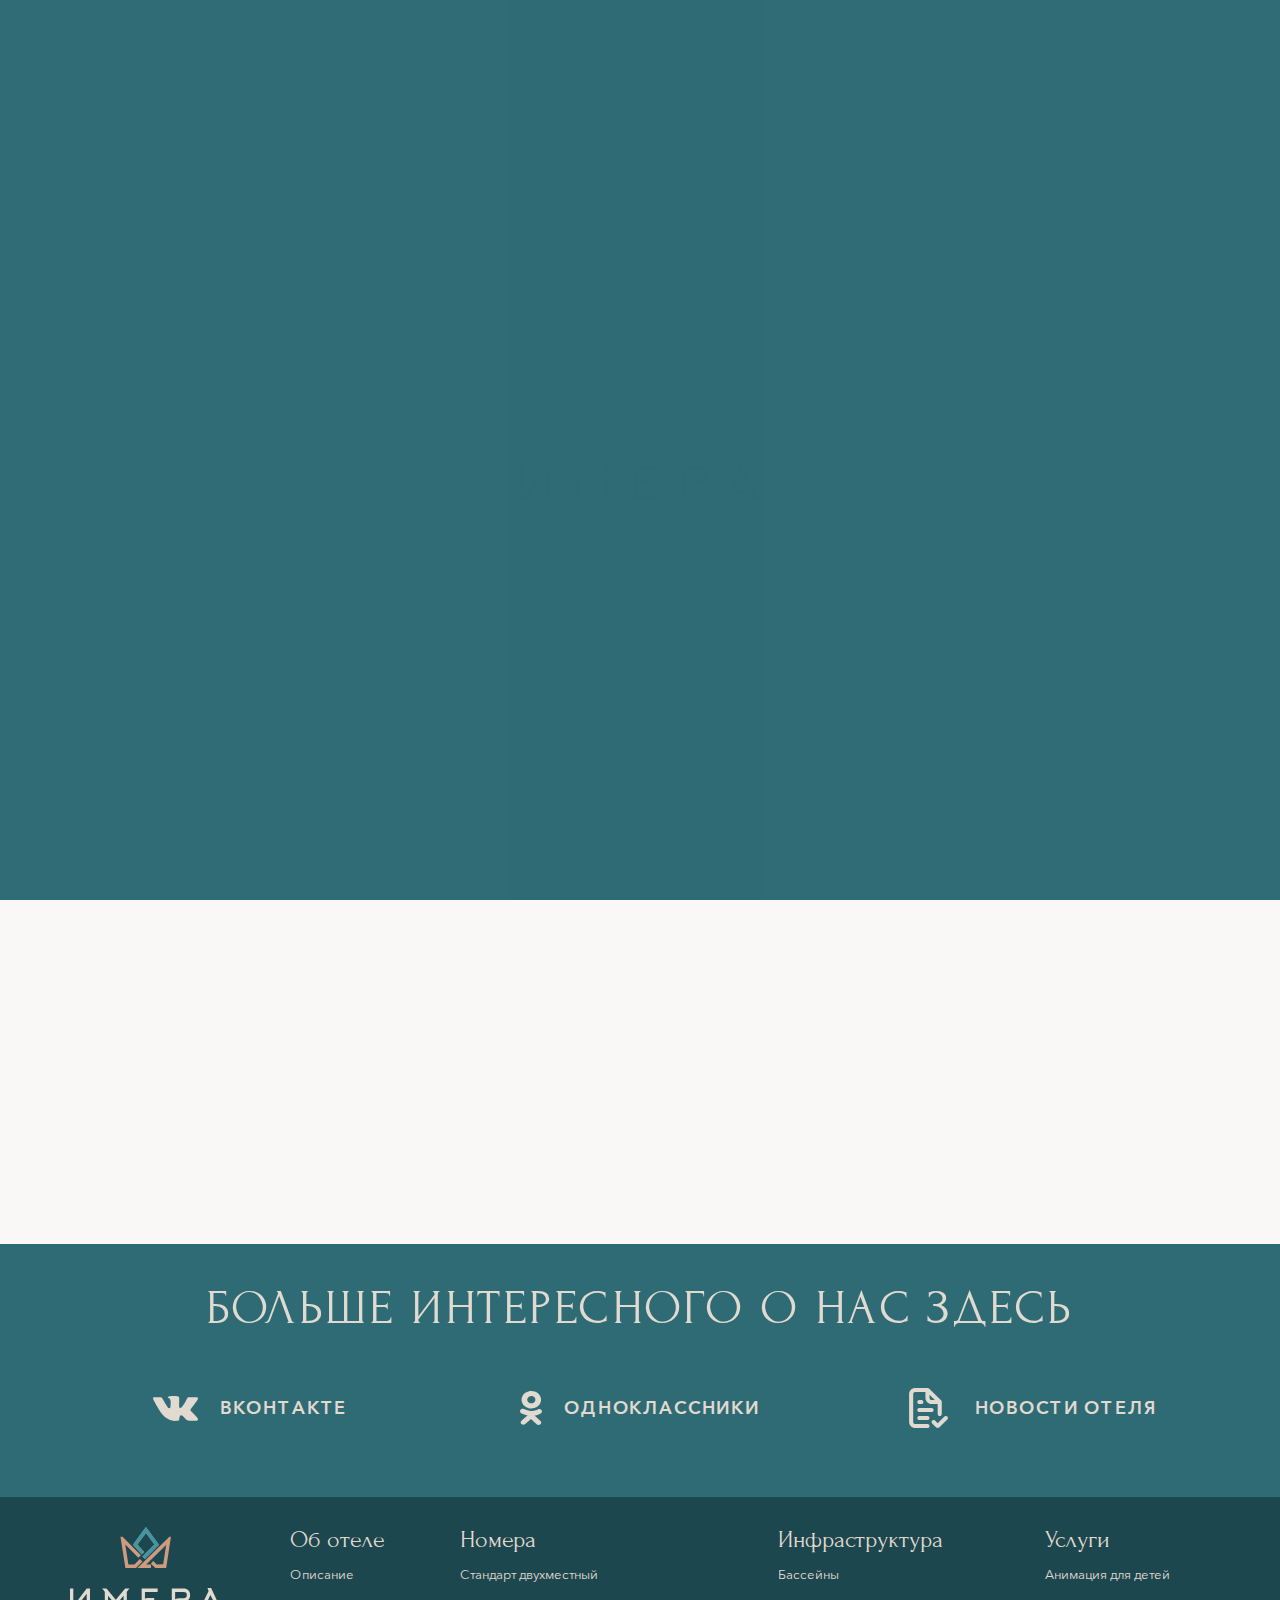
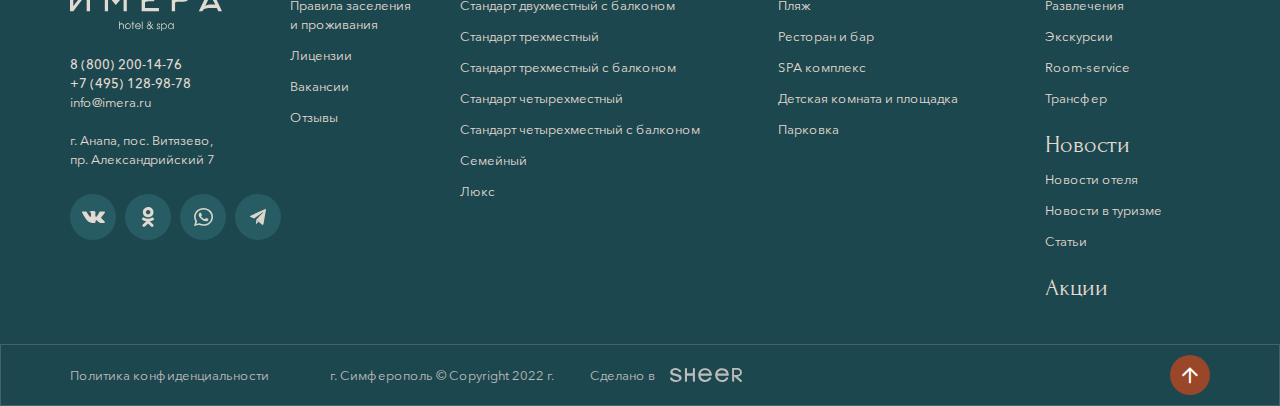
<file: contacts.html>
<!DOCTYPE html>
<!--[if lt IE 7]><html lang="ru" class="lt-ie9 lt-ie8 lt-ie7"><![endif]-->
<!--[if IE 7]><html lang="ru" class="lt-ie9 lt-ie8"><![endif]-->
<!--[if IE 8]><html lang="ru" class="lt-ie9"><![endif]-->
<!--[if gt IE 8]><!-->
<html lang="ru">
<!--<![endif]-->
<head>
	<meta charset="utf-8" />
	<title>Заголовок</title>
	<meta http-equiv="X-UA-Compatible" content="IE=edge" />
	<meta name="viewport" content="width=device-width, initial-scale=1.0" />
	<meta name="format-detection" content="telephone=no" />
	<link rel="shortcut icon" href="favicon.png" />
	<link rel="stylesheet" href="libs/bootstrap/bootstrap-grid.css" />
	<link rel="stylesheet" href="libs/fontawesome-free-5.12.0-web/css/all.min.css" />
	<link rel="stylesheet" href="libs/fancybox/jquery.fancybox.css" />
	<link rel="stylesheet" href="libs/slick-1.5.9/slick/slick.css" />
	<link rel="stylesheet" href="libs/slick-1.5.9/slick/slick-theme.css" />
	<link rel="stylesheet" href="libs/swiper/swiper-bundle.min.css" />
	<link rel="stylesheet" href="libs/animate/animate.min.css" />
	<link rel="stylesheet" href="css/fonts.css" />
	<link rel="stylesheet" href="css/main.css?ver=1.12" />
	<link rel="stylesheet" href="css/media.css?ver=1.12" />
</head>
<body>

	<div class="preloader"> 
		<div class="preloader__first">
			<a href="#" class="logo">
				<img src="img/logo.svg" alt="alt">
			</a>
		</div>
		<div class="preloader__second"></div>
	</div>

	<div class="wrapper wrapper_page">

		<header class="header default">
			<div class="container">
				<div class="header__wrapper">
					<div class="header__left">
						<span class="sandwich">
							<span class="sw-topper"></span>
							<span class="sw-footer"></span>
						</span>
						<div class="location"><strong>г. Анапа, пос. Витязево,</strong> пр. Александрийский, 7</div>
					</div>
					<a href="#" class="logo">
						<img src="img/logo_page.svg" alt="alt">
					</a>
					<div class="header__right">
						<div class="header__contacts">
							<div class="contacts-line">
								<ul class="social-list">
									<li><a href="#"><img src="img/wp.svg" alt="alt"></a></li>
									<li><a href="#"><img src="img/tg.svg" alt="alt"></a></li>
								</ul>
								<a href="tel:+88002001476" class="phone-main">8 800 200-14-76</a>
							</div>
							<a href="#" class="link-page">Позвоните мне</a>
						</div>
						<a href="#" class="btn-circle">
							<img src="img/calendar.svg" alt="aly">
						</a>
					</div>
				</div>
			</div>
			<div class="menu-dropdown">
				<div class="container">
					<div class="logo-wrapper">
						<a href="#" class="logo">
							<img src="img/logo_menu.svg" alt="alt">
						</a>
					</div>
					<div class="row">
						<div class="col-lg-3">
							<ul class="menu">
								<li>
									<div class="menu__item">
										<a href="#">Об отеле</a>
										<i class="far fa-chevron-right"></i>
									</div>
									<ul>
										<li><a href="#">Об отеле</a></li>
										<li><a href="#">Об отеле</a></li>
										<li><a href="#">Об отеле</a></li>
										<li><a href="#">Об отеле</a></li>
									</ul>
								</li>
								<li>
									<div class="menu__item">
										<a href="#">Номера</a>
										<i class="far fa-chevron-right"></i>
									</div>
									<ul>
										<li><a href="#">Стандарт двухместный</a></li>
										<li><a href="#">Стандарт двухместный с балконом</a></li>
										<li><a href="#">Стандарт трехместный</a></li>
										<li><a href="#">Стандарт трехместный с балконом</a></li>
										<li><a href="#">Стандарт четырехместный</a></li>
										<li><a href="#">Стандарт четырехместный с балконом</a></li>
										<li><a href="#">Семейный</a></li>
										<li><a href="#">Люкс</a></li>
									</ul>
								</li>
								<li>
									<div class="menu__item">
										<a href="#">Инфраструктура</a>
										<i class="far fa-chevron-right"></i>
									</div>
									<ul>
										<li><a href="#">Инфраструктура</a></li>
										<li><a href="#">Инфраструктура</a></li>
										<li><a href="#">Инфраструктура</a></li>
										<li><a href="#">Инфраструктура</a></li>
									</ul>
								</li>
								<li>
									<div class="menu__item">
										<a href="#">Услуги</a>
										<i class="far fa-chevron-right"></i>
									</div>
									<ul>
										<li><a href="#">Услуги</a></li>
										<li><a href="#">Услуги</a></li>
										<li><a href="#">Услуги</a></li>
										<li><a href="#">Услуги</a></li>
										<li><a href="#">Услуги</a></li>
									</ul>
								</li>
								<li>
									<div class="menu__item">
										<a href="#">Новости</a>
										<i class="far fa-chevron-right"></i>
									</div>
									<ul>
										<li><a href="#">Новости</a></li>
										<li><a href="#">Новости</a></li>
										<li><a href="#">Новости</a></li>
										<li><a href="#">Новости</a></li>
									</ul>
								</li>
								<li>
									<div class="menu__item">
										<a href="#">Акции</a>
									</div>
								</li>
								<li>
									<div class="menu__item">
										<a href="#">Контакты</a>
									</div>
								</li>
							</ul>
						</div>
						<div class="col-lg-3 offset-lg-3 align-self-end">
							<ul class="list-social">
								<li><a href="#"><img src="img/s_vk.svg" alt="alt"></a></li>
								<li><a href="#"><img src="img/s_ok.svg" alt="alt"></a></li>
								<li><a href="#"><img src="img/s_wp.svg" alt="alt"></a></li>
								<li><a href="#"><img src="img/s_tg.svg" alt="alt"></a></li>
							</ul>
						</div>
					</div>
				</div>
			</div>
		</header>

		<section class="page-contacts">
			<div class="container">
				<h1 class="title-section">контакты</h1>
				<div class="row">
					<div class="col-lg-4">
						<div class="title-middle">Адрес:</div>
						<p>Краснодарский край, Г-к Анапа, <br>Пос. Витязево, пр. Александрийский, 7</p>
						<div class="title-middle">Телефон</div>
						<p><a href="tel:+74951289878">+7 (495) 128-98-78</a></p>
						<p><a href="tel:+78002001476">+7 800 200-14-76</a></p>
						<div class="title-middle">E-mail</div>
						<p><a href="mailto:info@imera.ru">info@imera.ru</a></p>
						<div class="title-middle">Режим работы</div>
						<p>Пн. – Вс.: с 8:00 до 23:00</p>
					</div>
					<div class="col-lg-4">
						<div class="title-middle">Реквизиты:</div>
						<p>ВНИМАНИЕ! В Квитанции наименование <br>платежа указывать: Оплата за проживание</p>
						<br>
						<p>ИП ЯНАКОВ АНТОН ДМИТРИЕВИЧ</p>
						<p>ИНН 166013597795</p>
						<br>
						<p>Банк получателя ПАО Сбербанк г. Москва</p>
						<br>
						<p>р/сч 40802810338000111937</p>
						<br>
						<p>к/сч 30101810400000000225</p>
						<br>
						<p>БИК 044525225</p>
					</div>
					<div class="col-lg-4">
						<div class="block-form">
							<div class="logo-form">
								<img src="img/logo_form.svg" alt="alt">
							</div>
							<div class="title-middle">форма обратной связи</div>
							<form>
								<div class="item-form">
									<input type="text" placeholder="Ваше имя" required="required">
								</div>
								<div class="item-form">
									<input type="email" placeholder="E-mail" required="required">
								</div>
								<div class="item-form">
									<input type="text" placeholder="Сообщение" required="required">
								</div>
								<button class="btn-main btn-main_transparent"><span class="letter-wrap">Отправить</span><img src="img/right2.svg" alt="alt"></button>
								<div class="checkbox">
									<label>
										<input type="checkbox" required="required" checked="checked" />
										<span>Согласие на обработку персональных данных</span>
									</label>
								</div>
							</form>
						</div>
					</div>
				</div>
			</div>
			<div id="map-contacts"></div>
		</section>

		<section class="socials">
			<div class="container">
				<h2 class="title-section">Больше интересного о нас здесь</h2>
				<div class="row align-items-center">
					<div class="col-lg-4">
						<a href="#" class="link-social">
							<span class="link-social__icon">
								<img src="img/vk.svg" alt="alt">
							</span>
							<span class="letter-wrap">ВКОНТАКТЕ</span>
						</a>
					</div>
					<div class="col-lg-4">
						<a href="#" class="link-social">
							<span class="link-social__icon">
								<img src="img/ok.svg" alt="alt">
							</span>
							<span class="letter-wrap">одноклассники</span>
						</a>
					</div>
					<div class="col-lg-4">
						<a href="#" class="link-social">
							<span class="link-social__icon">
								<img src="img/file.svg" alt="alt">
							</span>
							<span class="letter-wrap">новости отеля</span>
						</a>
					</div>
				</div>
			</div>
		</section>

		<footer class="footer">
			<div class="container">
				<div class="row">
					<div class="col-lg-2">
						<a href="#" class="logo">
							<img src="img/logo2.svg" alt="alt">
						</a>
						<p><a href="tel:+88002001476"><strong>8 (800) 200-14-76</strong></a></p>
						<p><a href="tel:+74951289878"><strong>+7 (495) 128-98-78</strong></a></p>
						<p>info@imera.ru</p>
						<br>
						<p>г. Анапа, пос. Витязево, <br>пр. Александрийский 7</p>
						<ul class="list-social">
							<li><a href="#"><img src="img/s_vk.svg" alt="alt"></a></li>
							<li><a href="#"><img src="img/s_ok.svg" alt="alt"></a></li>
							<li><a href="#"><img src="img/s_wp.svg" alt="alt"></a></li>
							<li><a href="#"><img src="img/s_tg.svg" alt="alt"></a></li>
						</ul>
					</div>
					<div class="col-lg-2 footer__col">
						<div class="footer__title">Об отеле <i class="far fa-chevron-down"></i></div>
						<div class="footer__content">
							<ul class="footer__nav">
								<li><a href="#">Описание</a></li>
								<li><a href="#">Правила заселения <br>и проживания</a></li>
								<li><a href="#">Лицензии</a></li>
								<li><a href="#">Вакансии</a></li>
								<li><a href="#">Отзывы</a></li>
							</ul>
						</div>
					</div>
					<div class="col-lg-3">
						<div class="footer__title">Номера <i class="far fa-chevron-down"></i></div>
						<div class="footer__content">
							<ul class="footer__nav">
								<li><a href="#">Стандарт двухместный</a></li>
								<li><a href="#">Стандарт двухместный с балконом</a></li>
								<li><a href="#">Стандарт трехместный</a></li>
								<li><a href="#">Стандарт трехместный с балконом</a></li>
								<li><a href="#">Стандарт четырехместный</a></li>
								<li><a href="#">Стандарт четырехместный с балконом</a></li>
								<li><a href="#">Семейный</a></li>
								<li><a href="#">Люкс</a></li>
							</ul>
						</div>
					</div>
					<div class="col-lg-3 footer__col">
						<div class="footer__title">Инфраструктура <i class="far fa-chevron-down"></i></div>
						<div class="footer__content">
							<ul class="footer__nav">
								<li><a href="#">Бассейны</a></li>
								<li><a href="#">Пляж</a></li>
								<li><a href="#">Ресторан и бар</a></li>
								<li><a href="#">SPA комплекс</a></li>
								<li><a href="#">Детская комната и площадка</a></li>
								<li><a href="#">Парковка</a></li>
							</ul>
						</div>
					</div>
					<div class="col-lg-2">
						<div class="footer__title">Услуги <i class="far fa-chevron-down"></i></div>
						<div class="footer__content">
							<ul class="footer__nav">
								<li><a href="#">Анимация для детей</a></li>
								<li><a href="#">Развлечения</a></li>
								<li><a href="#">Экскурсии</a></li>
								<li><a href="#">Room-service</a></li>
								<li><a href="#">Трансфер</a></li>
							</ul>
						</div>
						<div class="footer__title">Новости <i class="far fa-chevron-down"></i></div>
						<div class="footer__content">
							<ul class="footer__nav">
								<li><a href="#">Новости отеля</a></li>
								<li><a href="#">Новости в туризме</a></li>
								<li><a href="#">Статьи</a></li>
							</ul>
						</div>
						<a href="#" class="footer__title">Акции</a>
					</div>
				</div>
			</div>
			<div class="footer-bottom">
				<div class="container">
					<div class="row align-items-center">
						<div class="col-lg">
							<a href="#">Политика конфиденциальности </a>
						</div>
						<div class="col-lg">
							<p>г. Симферополь © Copyright  2022 г.</p>
						</div>
						<div class="col-lg">
							<div class="create">Сделано в <a href="#"><img src="img/copy.svg" alt="alt"></a></div>
						</div>
						<div class="col-xl-4 col-lg">
							<a href="#" class="btn_top"><i class="far fa-arrow-up"></i></a>
						</div>
					</div>
				</div>
			</div>
		</footer>

	</div>

	<!--[if lt IE 9]>
	<script src="libs/html5shiv/es5-shim.min.js"></script>
	<script src="libs/html5shiv/html5shiv.min.js"></script>
	<script src="libs/html5shiv/html5shiv-printshiv.min.js"></script>
	<script src="libs/respond/respond.min.js"></script>
<![endif]-->
<script src="libs/jquery/jquery-3.6.0.min.js"></script>
<script src="libs/jquery-mousewheel/jquery.mousewheel.min.js"></script>
<script src="libs/fancybox/jquery.fancybox.pack.js"></script>
<script src="libs/slick-1.5.9/slick/slick.min.js"></script>
<script src="libs/scroll2id/PageScroll2id.min.js"></script>
<script src="libs/animate/wow.min.js"></script>
<script src="libs/animate/animate-css.js"></script>
<script src="libs/mask/jquery.maskedinput.js"></script>
<script src="libs/swiper/swiper-bundle.min.js"></script>
<script src="libs/tweenmax/TweenMax.min.js"></script>
<script src="libs/jQueryFormStyler-master/jquery.formstyler.min.js"></script>
<script src="js/common.js?ver=1.12"></script>
<script src="https://api-maps.yandex.ru/2.1/?lang=ru_RU"></script>
<script>
	$(document).ready(function () {
		ymaps.ready(init);

		function init() {
			var myMap = new ymaps.Map('map-contacts', {
				center: [44.986188, 37.257357],
				zoom: 15
			}, {
				searchControlProvider: 'yandex#search'
			}),

			MyIconContentLayout = ymaps.templateLayoutFactory.createClass(
				'<div style="color: #fff; font-size: 16px; font-weight: 500; width: 40px; height: 50px; text-aling: center; display: flex; aling-items: center; 	justify-content: center; padding-top: 7px">$[properties.iconContent]</div>'
				),

			myPlacemark_Main = new ymaps.Placemark([44.986188, 37.257357], {
				//balloonContent: '<div class="baloon-content baloon-content baloon-content_main"><img src="img/logo_map.svg" alt="alt"></div>',
			}, {
				iconLayout: 'default#imageWithContent',
				iconImageHref: 'img/pin_main.svg',
				iconContentLayout: MyIconContentLayout,
				iconImageSize: [132, 98],
				iconImageOffset: [-5, -98],
				balloonOffset: [0, -98],
				hideIconOnBalloonOpen: false,
			});

			myMap.controls.remove('searchControl');
			myMap.behaviors.disable('scrollZoom');

			myMap.geoObjects.add(myPlacemark_Main);
			//myPlacemark_Main.balloon.open();



		}
	});
</script>
<!-- Yandex.Metrika counter --><!-- /Yandex.Metrika counter -->
<!-- Google Analytics counter --><!-- /Google Analytics counter -->
</body>
</html>
</file>
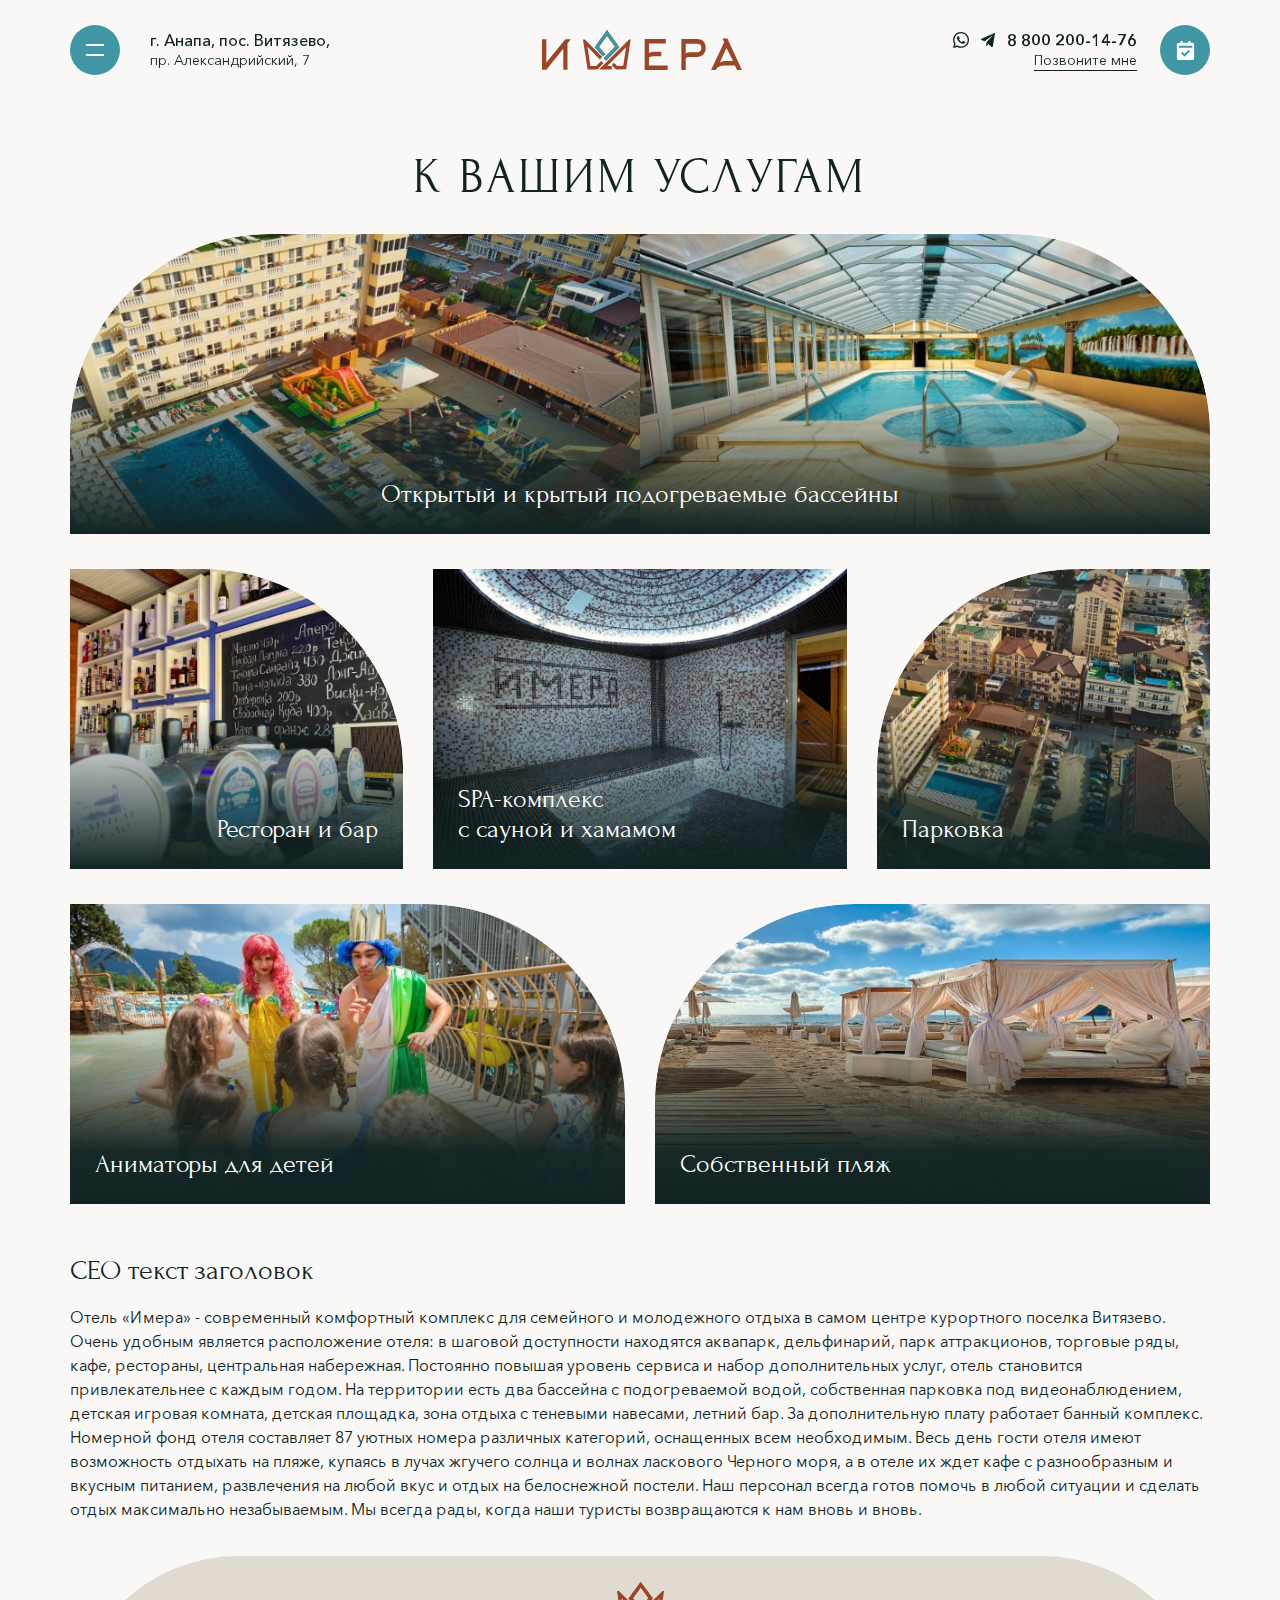
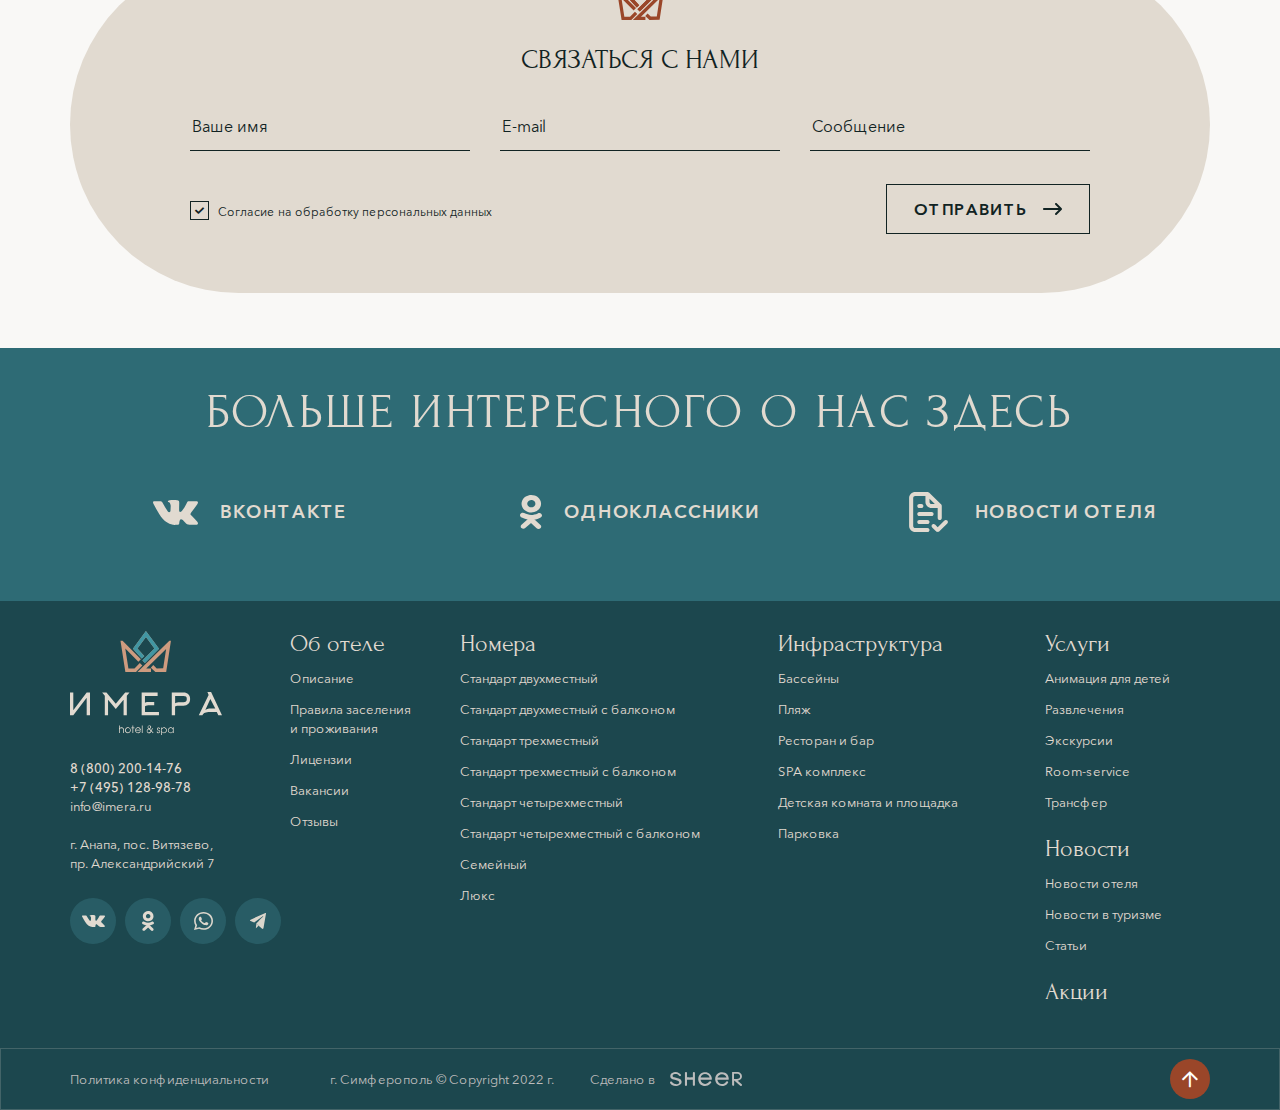
<file: infrastructure.html>
<!DOCTYPE html>
<!--[if lt IE 7]><html lang="ru" class="lt-ie9 lt-ie8 lt-ie7"><![endif]-->
<!--[if IE 7]><html lang="ru" class="lt-ie9 lt-ie8"><![endif]-->
<!--[if IE 8]><html lang="ru" class="lt-ie9"><![endif]-->
<!--[if gt IE 8]><!-->
<html lang="ru">
<!--<![endif]-->
<head>
	<meta charset="utf-8" />
	<title>Заголовок</title>
	<meta http-equiv="X-UA-Compatible" content="IE=edge" />
	<meta name="viewport" content="width=device-width, initial-scale=1.0" />
	<meta name="format-detection" content="telephone=no" />
	<link rel="shortcut icon" href="favicon.png" />
	<link rel="stylesheet" href="libs/bootstrap/bootstrap-grid.css" />
	<link rel="stylesheet" href="libs/fontawesome-free-5.12.0-web/css/all.min.css" />
	<link rel="stylesheet" href="libs/fancybox/jquery.fancybox.css" />
	<link rel="stylesheet" href="libs/slick-1.5.9/slick/slick.css" />
	<link rel="stylesheet" href="libs/slick-1.5.9/slick/slick-theme.css" />
	<link rel="stylesheet" href="libs/swiper/swiper-bundle.min.css" />
	<link rel="stylesheet" href="libs/animate/animate.min.css" />
	<link rel="stylesheet" href="css/fonts.css" />
	<link rel="stylesheet" href="css/main.css?ver=1.12" />
	<link rel="stylesheet" href="css/media.css?ver=1.12" />
</head>
<body>

	<div class="preloader"> 
		<div class="preloader__first">
			<a href="#" class="logo">
				<img src="img/logo.svg" alt="alt">
			</a>
		</div>
		<div class="preloader__second"></div>
	</div>

	<div class="wrapper wrapper_page">

		<header class="header default">
			<div class="container">
				<div class="header__wrapper">
					<div class="header__left">
						<span class="sandwich">
							<span class="sw-topper"></span>
							<span class="sw-footer"></span>
						</span>
						<div class="location"><strong>г. Анапа, пос. Витязево,</strong> пр. Александрийский, 7</div>
					</div>
					<a href="#" class="logo">
						<img src="img/logo_page.svg" alt="alt">
					</a>
					<div class="header__right">
						<div class="header__contacts">
							<div class="contacts-line">
								<ul class="social-list">
									<li><a href="#"><img src="img/wp.svg" alt="alt"></a></li>
									<li><a href="#"><img src="img/tg.svg" alt="alt"></a></li>
								</ul>
								<a href="tel:+88002001476" class="phone-main">8 800 200-14-76</a>
							</div>
							<a href="#" class="link-page">Позвоните мне</a>
						</div>
						<a href="#" class="btn-circle">
							<img src="img/calendar.svg" alt="aly">
						</a>
					</div>
				</div>
			</div>
			<div class="menu-dropdown">
				<div class="container">
					<div class="logo-wrapper">
						<a href="#" class="logo">
							<img src="img/logo_menu.svg" alt="alt">
						</a>
					</div>
					<div class="row">
						<div class="col-lg-3">
							<ul class="menu">
								<li>
									<div class="menu__item">
										<a href="#">Об отеле</a>
										<i class="far fa-chevron-right"></i>
									</div>
									<ul>
										<li><a href="#">Об отеле</a></li>
										<li><a href="#">Об отеле</a></li>
										<li><a href="#">Об отеле</a></li>
										<li><a href="#">Об отеле</a></li>
									</ul>
								</li>
								<li>
									<div class="menu__item">
										<a href="#">Номера</a>
										<i class="far fa-chevron-right"></i>
									</div>
									<ul>
										<li><a href="#">Стандарт двухместный</a></li>
										<li><a href="#">Стандарт двухместный с балконом</a></li>
										<li><a href="#">Стандарт трехместный</a></li>
										<li><a href="#">Стандарт трехместный с балконом</a></li>
										<li><a href="#">Стандарт четырехместный</a></li>
										<li><a href="#">Стандарт четырехместный с балконом</a></li>
										<li><a href="#">Семейный</a></li>
										<li><a href="#">Люкс</a></li>
									</ul>
								</li>
								<li>
									<div class="menu__item">
										<a href="#">Инфраструктура</a>
										<i class="far fa-chevron-right"></i>
									</div>
									<ul>
										<li><a href="#">Инфраструктура</a></li>
										<li><a href="#">Инфраструктура</a></li>
										<li><a href="#">Инфраструктура</a></li>
										<li><a href="#">Инфраструктура</a></li>
									</ul>
								</li>
								<li>
									<div class="menu__item">
										<a href="#">Услуги</a>
										<i class="far fa-chevron-right"></i>
									</div>
									<ul>
										<li><a href="#">Услуги</a></li>
										<li><a href="#">Услуги</a></li>
										<li><a href="#">Услуги</a></li>
										<li><a href="#">Услуги</a></li>
										<li><a href="#">Услуги</a></li>
									</ul>
								</li>
								<li>
									<div class="menu__item">
										<a href="#">Новости</a>
										<i class="far fa-chevron-right"></i>
									</div>
									<ul>
										<li><a href="#">Новости</a></li>
										<li><a href="#">Новости</a></li>
										<li><a href="#">Новости</a></li>
										<li><a href="#">Новости</a></li>
									</ul>
								</li>
								<li>
									<div class="menu__item">
										<a href="#">Акции</a>
									</div>
								</li>
								<li>
									<div class="menu__item">
										<a href="#">Контакты</a>
									</div>
								</li>
							</ul>
						</div>
						<div class="col-lg-3 offset-lg-3 align-self-end">
							<ul class="list-social">
								<li><a href="#"><img src="img/s_vk.svg" alt="alt"></a></li>
								<li><a href="#"><img src="img/s_ok.svg" alt="alt"></a></li>
								<li><a href="#"><img src="img/s_wp.svg" alt="alt"></a></li>
								<li><a href="#"><img src="img/s_tg.svg" alt="alt"></a></li>
							</ul>
						</div>
					</div>
				</div>
			</div>
		</header>

		<section class="page-services">
			<div class="container">
				<h1 class="title-section">К вашим услугам</h1>
				<div class="row row_services">
					<div class="col-lg-12">
						<a href="#" class="item-service item-service_1">
							<img src="img/service1.jpg" alt="alt">
							<span class="item-service__content">
								<span class="item-service__title">Открытый и крытый подогреваемые бассейны</span>
							</span>
						</a>
					</div>
					<div class="col-small">
						<a href="#" class="item-service item-service_2">
							<img src="img/service2.jpg" alt="alt">
							<span class="item-service__content">
								<span class="item-service__title">Ресторан и бар</span>
							</span>
						</a>
					</div>
					<div class="col-middle">
						<a href="#" class="item-service item-service_3">
							<img src="img/service3.jpg" alt="alt">
							<span class="item-service__content">
								<span class="item-service__title">SPA-комплекс <br>с сауной и хамамом</span>
							</span>
						</a>
					</div>
					<div class="col-small">
						<a href="#" class="item-service item-service_4">
							<img src="img/service4.jpg" alt="alt">
							<span class="item-service__content">
								<span class="item-service__title">Парковка</span>
							</span>
						</a>
					</div>
					<div class="col-md-6">
						<a href="#" class="item-service item-service_5">
							<img src="img/service5.jpg" alt="alt">
							<span class="item-service__content">
								<span class="item-service__title">Аниматоры для детей</span>
							</span>
						</a>
					</div>
					<div class="col-md-6">
						<a href="#" class="item-service item-service_6">
							<img src="img/service6.jpg" alt="alt">
							<span class="item-service__content">
								<span class="item-service__title">Собственный пляж</span>
							</span>
						</a>
					</div>
				</div>
				<div class="text-block">
					<h2 class="title-middle">СЕО текст заголовок</h2>
					<p>Отель «Имера» - современный комфортный комплекс для семейного и молодежного отдыха в самом центре курортного поселка Витязево. Очень удобным является расположение отеля: в шаговой доступности находятся аквапарк, дельфинарий, парк аттракционов, торговые ряды, кафе, рестораны, центральная набережная. Постоянно повышая уровень сервиса и набор дополнительных услуг, отель становится привлекательнее с каждым годом. На территории есть два бассейна с подогреваемой водой, собственная парковка под видеонаблюдением, детская игровая комната, детская площадка, зона отдыха с теневыми навесами, летний бар. За дополнительную плату работает банный комплекс. <br>Номерной фонд отеля составляет 87 уютных номера различных категорий, оснащенных всем необходимым. Весь день гости отеля имеют возможность отдыхать на пляже, купаясь в лучах жгучего солнца и волнах ласкового Черного моря, а в отеле их ждет кафе с разнообразным и вкусным питанием, развлечения на любой вкус и отдых на белоснежной постели. Наш персонал всегда готов помочь в любой ситуации и сделать отдых максимально незабываемым. Мы всегда рады, когда наши туристы возвращаются к нам вновь и вновь.</p>
				</div>
				<div class="consultation-block">
					<div class="logo-form">
						<img src="img/logo_form2.svg" alt="alt">
					</div>
					<div class="title-middle">связаться с нами</div>
					<form>
						<div class="row">
							<div class="col-lg-4">
								<div class="item-form">
									<input type="text" placeholder="Ваше имя" required="required">
								</div>
							</div>
							<div class="col-lg-4">
								<div class="item-form">
									<input type="email" placeholder="E-mail" required="required">
								</div>
							</div>
							<div class="col-lg-4">
								<div class="item-form">
									<input type="text" placeholder="Сообщение" required="required">
								</div>
							</div>
						</div>
						<div class="bottom-form">
							<div class="checkbox">
								<label>
									<input type="checkbox" required="required" checked="checked" />
									<span>Согласие на обработку персональных данных</span>
								</label>
							</div>
							<button class="btn-main btn-main_transparent"><span class="letter-wrap">Отправить</span><img src="img/right3.svg" alt="alt"></button>
						</div>
					</form>
				</div>
			</div>
		</section>

		<section class="socials">
			<div class="container">
				<h2 class="title-section">Больше интересного о нас здесь</h2>
				<div class="row align-items-center">
					<div class="col-lg-4">
						<a href="#" class="link-social">
							<span class="link-social__icon">
								<img src="img/vk.svg" alt="alt">
							</span>
							<span class="letter-wrap">ВКОНТАКТЕ</span>
						</a>
					</div>
					<div class="col-lg-4">
						<a href="#" class="link-social">
							<span class="link-social__icon">
								<img src="img/ok.svg" alt="alt">
							</span>
							<span class="letter-wrap">одноклассники</span>
						</a>
					</div>
					<div class="col-lg-4">
						<a href="#" class="link-social">
							<span class="link-social__icon">
								<img src="img/file.svg" alt="alt">
							</span>
							<span class="letter-wrap">новости отеля</span>
						</a>
					</div>
				</div>
			</div>
		</section>

		<footer class="footer">
			<div class="container">
				<div class="row">
					<div class="col-lg-2">
						<a href="#" class="logo">
							<img src="img/logo2.svg" alt="alt">
						</a>
						<p><a href="tel:+88002001476"><strong>8 (800) 200-14-76</strong></a></p>
						<p><a href="tel:+74951289878"><strong>+7 (495) 128-98-78</strong></a></p>
						<p>info@imera.ru</p>
						<br>
						<p>г. Анапа, пос. Витязево, <br>пр. Александрийский 7</p>
						<ul class="list-social">
							<li><a href="#"><img src="img/s_vk.svg" alt="alt"></a></li>
							<li><a href="#"><img src="img/s_ok.svg" alt="alt"></a></li>
							<li><a href="#"><img src="img/s_wp.svg" alt="alt"></a></li>
							<li><a href="#"><img src="img/s_tg.svg" alt="alt"></a></li>
						</ul>
					</div>
					<div class="col-lg-2 footer__col">
						<div class="footer__title">Об отеле <i class="far fa-chevron-down"></i></div>
						<div class="footer__content">
							<ul class="footer__nav">
								<li><a href="#">Описание</a></li>
								<li><a href="#">Правила заселения <br>и проживания</a></li>
								<li><a href="#">Лицензии</a></li>
								<li><a href="#">Вакансии</a></li>
								<li><a href="#">Отзывы</a></li>
							</ul>
						</div>
					</div>
					<div class="col-lg-3">
						<div class="footer__title">Номера <i class="far fa-chevron-down"></i></div>
						<div class="footer__content">
							<ul class="footer__nav">
								<li><a href="#">Стандарт двухместный</a></li>
								<li><a href="#">Стандарт двухместный с балконом</a></li>
								<li><a href="#">Стандарт трехместный</a></li>
								<li><a href="#">Стандарт трехместный с балконом</a></li>
								<li><a href="#">Стандарт четырехместный</a></li>
								<li><a href="#">Стандарт четырехместный с балконом</a></li>
								<li><a href="#">Семейный</a></li>
								<li><a href="#">Люкс</a></li>
							</ul>
						</div>
					</div>
					<div class="col-lg-3 footer__col">
						<div class="footer__title">Инфраструктура <i class="far fa-chevron-down"></i></div>
						<div class="footer__content">
							<ul class="footer__nav">
								<li><a href="#">Бассейны</a></li>
								<li><a href="#">Пляж</a></li>
								<li><a href="#">Ресторан и бар</a></li>
								<li><a href="#">SPA комплекс</a></li>
								<li><a href="#">Детская комната и площадка</a></li>
								<li><a href="#">Парковка</a></li>
							</ul>
						</div>
					</div>
					<div class="col-lg-2">
						<div class="footer__title">Услуги <i class="far fa-chevron-down"></i></div>
						<div class="footer__content">
							<ul class="footer__nav">
								<li><a href="#">Анимация для детей</a></li>
								<li><a href="#">Развлечения</a></li>
								<li><a href="#">Экскурсии</a></li>
								<li><a href="#">Room-service</a></li>
								<li><a href="#">Трансфер</a></li>
							</ul>
						</div>
						<div class="footer__title">Новости <i class="far fa-chevron-down"></i></div>
						<div class="footer__content">
							<ul class="footer__nav">
								<li><a href="#">Новости отеля</a></li>
								<li><a href="#">Новости в туризме</a></li>
								<li><a href="#">Статьи</a></li>
							</ul>
						</div>
						<a href="#" class="footer__title">Акции</a>
					</div>
				</div>
			</div>
			<div class="footer-bottom">
				<div class="container">
					<div class="row align-items-center">
						<div class="col-lg">
							<a href="#">Политика конфиденциальности </a>
						</div>
						<div class="col-lg">
							<p>г. Симферополь © Copyright  2022 г.</p>
						</div>
						<div class="col-lg">
							<div class="create">Сделано в <a href="#"><img src="img/copy.svg" alt="alt"></a></div>
						</div>
						<div class="col-xl-4 col-lg">
							<a href="#" class="btn_top"><i class="far fa-arrow-up"></i></a>
						</div>
					</div>
				</div>
			</div>
		</footer>

	</div>

	<!--[if lt IE 9]>
	<script src="libs/html5shiv/es5-shim.min.js"></script>
	<script src="libs/html5shiv/html5shiv.min.js"></script>
	<script src="libs/html5shiv/html5shiv-printshiv.min.js"></script>
	<script src="libs/respond/respond.min.js"></script>
<![endif]-->
<script src="libs/jquery/jquery-3.6.0.min.js"></script>
<script src="libs/jquery-mousewheel/jquery.mousewheel.min.js"></script>
<script src="libs/fancybox/jquery.fancybox.pack.js"></script>
<script src="libs/slick-1.5.9/slick/slick.min.js"></script>
<script src="libs/scroll2id/PageScroll2id.min.js"></script>
<script src="libs/animate/wow.min.js"></script>
<script src="libs/animate/animate-css.js"></script>
<script src="libs/mask/jquery.maskedinput.js"></script>
<script src="libs/swiper/swiper-bundle.min.js"></script>
<script src="libs/tweenmax/TweenMax.min.js"></script>
<script src="libs/jQueryFormStyler-master/jquery.formstyler.min.js"></script>
<script src="js/common.js?ver=1.12"></script>
<!-- Yandex.Metrika counter --><!-- /Yandex.Metrika counter -->
<!-- Google Analytics counter --><!-- /Google Analytics counter -->
</body>
</html>
</file>
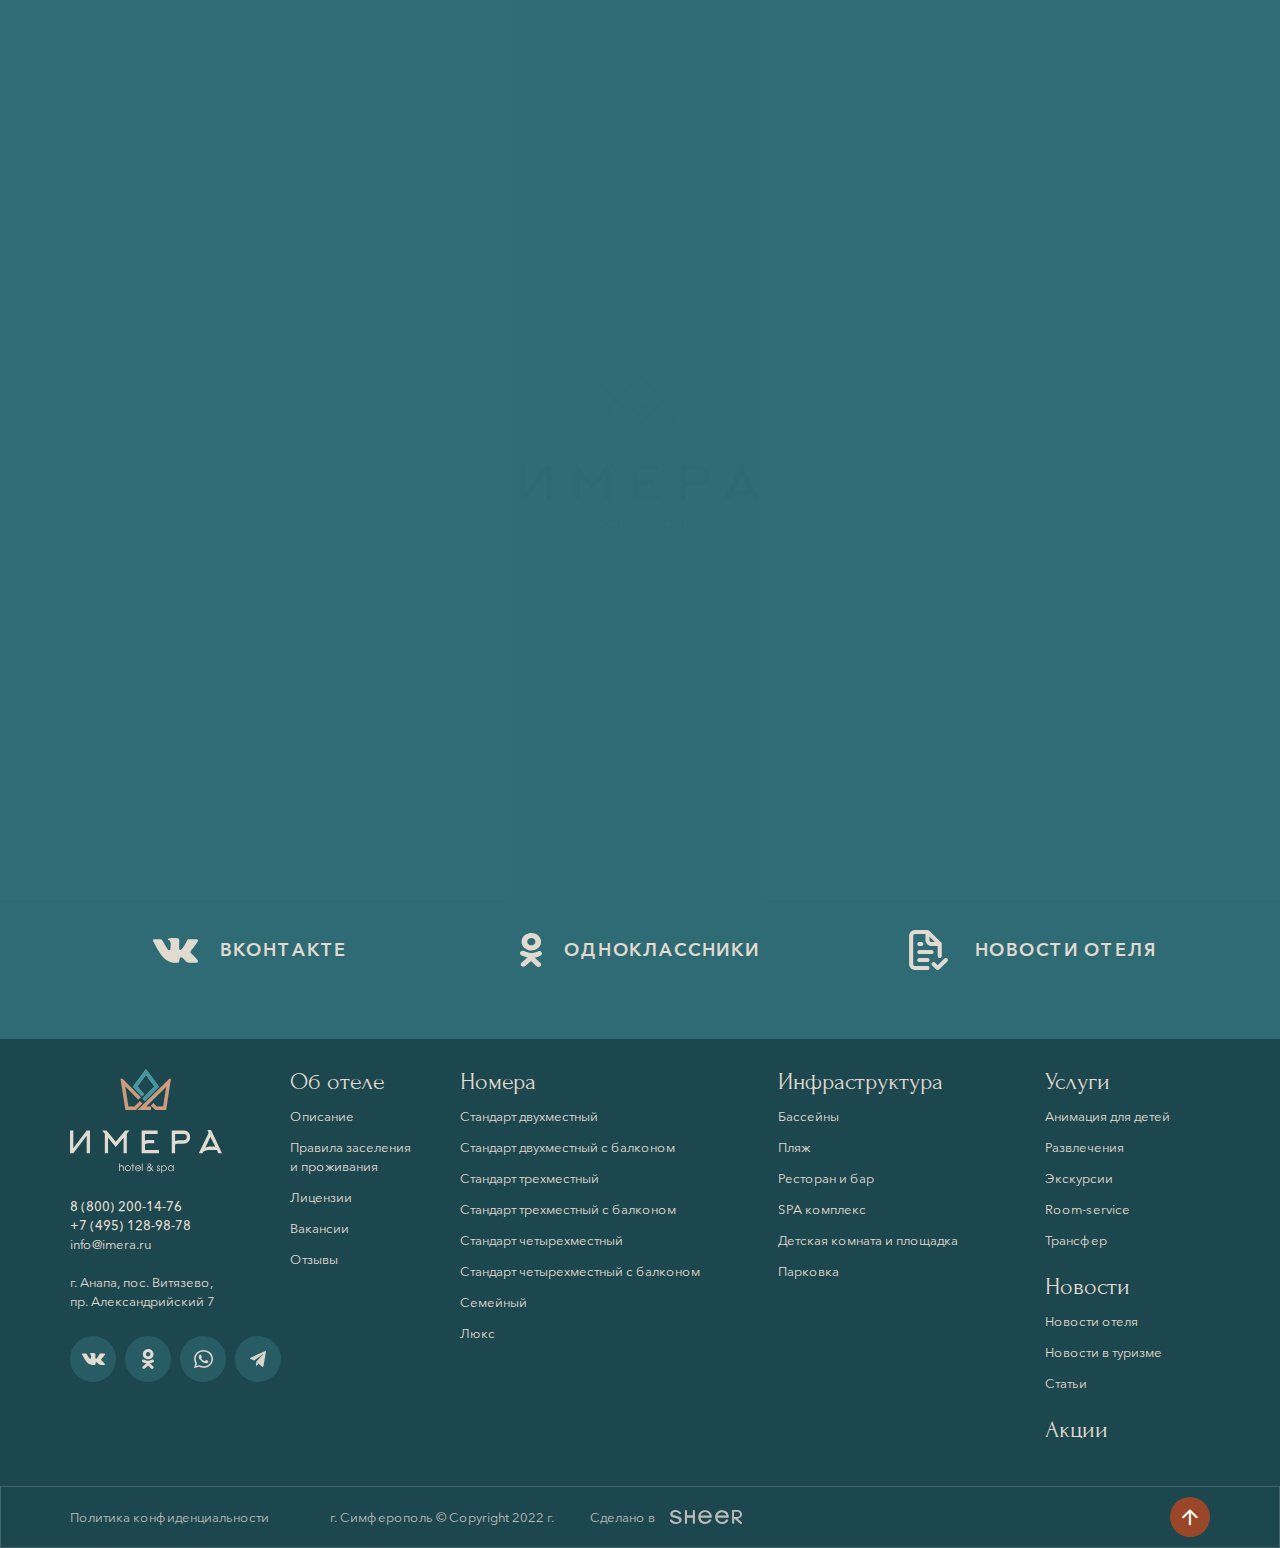
<file: licenses.html>
<!DOCTYPE html>
<!--[if lt IE 7]><html lang="ru" class="lt-ie9 lt-ie8 lt-ie7"><![endif]-->
<!--[if IE 7]><html lang="ru" class="lt-ie9 lt-ie8"><![endif]-->
<!--[if IE 8]><html lang="ru" class="lt-ie9"><![endif]-->
<!--[if gt IE 8]><!-->
<html lang="ru">
<!--<![endif]-->
<head>
	<meta charset="utf-8" />
	<title>Заголовок</title>
	<meta http-equiv="X-UA-Compatible" content="IE=edge" />
	<meta name="viewport" content="width=device-width, initial-scale=1.0" />
	<meta name="format-detection" content="telephone=no" />
	<link rel="shortcut icon" href="favicon.png" />
	<link rel="stylesheet" href="libs/bootstrap/bootstrap-grid.css" />
	<link rel="stylesheet" href="libs/fontawesome-free-5.12.0-web/css/all.min.css" />
	<link rel="stylesheet" href="libs/fancybox/jquery.fancybox.css" />
	<link rel="stylesheet" href="libs/slick-1.5.9/slick/slick.css" />
	<link rel="stylesheet" href="libs/slick-1.5.9/slick/slick-theme.css" />
	<link rel="stylesheet" href="libs/swiper/swiper-bundle.min.css" />
	<link rel="stylesheet" href="libs/animate/animate.min.css" />
	<link rel="stylesheet" href="css/fonts.css" />
	<link rel="stylesheet" href="css/main.css?ver=1.12" />
	<link rel="stylesheet" href="css/media.css?ver=1.12" />
</head>
<body>

	<div class="preloader"> 
		<div class="preloader__first">
			<a href="#" class="logo">
				<img src="img/logo.svg" alt="alt">
			</a>
		</div>
		<div class="preloader__second"></div>
	</div>

	<div class="wrapper wrapper_page">

		<header class="header default">
			<div class="container">
				<div class="header__wrapper">
					<div class="header__left">
						<span class="sandwich">
							<span class="sw-topper"></span>
							<span class="sw-footer"></span>
						</span>
						<div class="location"><strong>г. Анапа, пос. Витязево,</strong> пр. Александрийский, 7</div>
					</div>
					<a href="#" class="logo">
						<img src="img/logo_page.svg" alt="alt">
					</a>
					<div class="header__right">
						<div class="header__contacts">
							<div class="contacts-line">
								<ul class="social-list">
									<li><a href="#"><img src="img/wp.svg" alt="alt"></a></li>
									<li><a href="#"><img src="img/tg.svg" alt="alt"></a></li>
								</ul>
								<a href="tel:+88002001476" class="phone-main">8 800 200-14-76</a>
							</div>
							<a href="#" class="link-page">Позвоните мне</a>
						</div>
						<a href="#" class="btn-circle">
							<img src="img/calendar.svg" alt="aly">
						</a>
					</div>
				</div>
			</div>
			<div class="menu-dropdown">
				<div class="container">
					<div class="logo-wrapper">
						<a href="#" class="logo">
							<img src="img/logo_menu.svg" alt="alt">
						</a>
					</div>
					<div class="row">
						<div class="col-lg-3">
							<ul class="menu">
								<li>
									<div class="menu__item">
										<a href="#">Об отеле</a>
										<i class="far fa-chevron-right"></i>
									</div>
									<ul>
										<li><a href="#">Об отеле</a></li>
										<li><a href="#">Об отеле</a></li>
										<li><a href="#">Об отеле</a></li>
										<li><a href="#">Об отеле</a></li>
									</ul>
								</li>
								<li>
									<div class="menu__item">
										<a href="#">Номера</a>
										<i class="far fa-chevron-right"></i>
									</div>
									<ul>
										<li><a href="#">Стандарт двухместный</a></li>
										<li><a href="#">Стандарт двухместный с балконом</a></li>
										<li><a href="#">Стандарт трехместный</a></li>
										<li><a href="#">Стандарт трехместный с балконом</a></li>
										<li><a href="#">Стандарт четырехместный</a></li>
										<li><a href="#">Стандарт четырехместный с балконом</a></li>
										<li><a href="#">Семейный</a></li>
										<li><a href="#">Люкс</a></li>
									</ul>
								</li>
								<li>
									<div class="menu__item">
										<a href="#">Инфраструктура</a>
										<i class="far fa-chevron-right"></i>
									</div>
									<ul>
										<li><a href="#">Инфраструктура</a></li>
										<li><a href="#">Инфраструктура</a></li>
										<li><a href="#">Инфраструктура</a></li>
										<li><a href="#">Инфраструктура</a></li>
									</ul>
								</li>
								<li>
									<div class="menu__item">
										<a href="#">Услуги</a>
										<i class="far fa-chevron-right"></i>
									</div>
									<ul>
										<li><a href="#">Услуги</a></li>
										<li><a href="#">Услуги</a></li>
										<li><a href="#">Услуги</a></li>
										<li><a href="#">Услуги</a></li>
										<li><a href="#">Услуги</a></li>
									</ul>
								</li>
								<li>
									<div class="menu__item">
										<a href="#">Новости</a>
										<i class="far fa-chevron-right"></i>
									</div>
									<ul>
										<li><a href="#">Новости</a></li>
										<li><a href="#">Новости</a></li>
										<li><a href="#">Новости</a></li>
										<li><a href="#">Новости</a></li>
									</ul>
								</li>
								<li>
									<div class="menu__item">
										<a href="#">Акции</a>
									</div>
								</li>
								<li>
									<div class="menu__item">
										<a href="#">Контакты</a>
									</div>
								</li>
							</ul>
						</div>
						<div class="col-lg-3 offset-lg-3 align-self-end">
							<ul class="list-social">
								<li><a href="#"><img src="img/s_vk.svg" alt="alt"></a></li>
								<li><a href="#"><img src="img/s_ok.svg" alt="alt"></a></li>
								<li><a href="#"><img src="img/s_wp.svg" alt="alt"></a></li>
								<li><a href="#"><img src="img/s_tg.svg" alt="alt"></a></li>
							</ul>
						</div>
					</div>
				</div>
			</div>
		</header>

		<section class="page-licenses">
			<div class="container">
				<h1 class="title-section">лицензии</h1>
				<div class="row">
					<div class="col-lg-3 col-md-6">
						<a href="img/license1.jpg" class="item-document fancybox">
							<span class="item-document__image">
								<img src="img/license1.jpg" alt="alt">
							</span>
							<span class="item-document__title">Свидетельство о присвоении категории гостинице или иному средству размещения</span>
						</a>
					</div>
					<div class="col-lg-3 col-md-6">
						<a href="img/license1.jpg" class="item-document fancybox">
							<span class="item-document__image">
								<img src="img/license1.jpg" alt="alt">
							</span>
							<span class="item-document__title">Свидетельство о присвоении категории гостинице или иному средству размещения</span>
						</a>
					</div>
					<div class="col-lg-3 col-md-6">
						<a href="img/license1.jpg" class="item-document fancybox">
							<span class="item-document__image">
								<img src="img/license1.jpg" alt="alt">
							</span>
							<span class="item-document__title">Свидетельство о присвоении категории гостинице или иному средству размещения</span>
						</a>
					</div>
					<div class="col-lg-3 col-md-6">
						<a href="img/license1.jpg" class="item-document fancybox">
							<span class="item-document__image">
								<img src="img/license1.jpg" alt="alt">
							</span>
							<span class="item-document__title">Свидетельство о присвоении категории гостинице или иному средству размещения</span>
						</a>
					</div>
				</div>
				<div class="pager">
					<a class="prev page-numbers disabled" href="#"><img src="img/prev.svg" alt="alt"></a> 
					<span aria-current="page" class="page-numbers current" href="#">1</span> 
					<a class="page-numbers" href="#">2</a> 
					<a class="page-numbers" href="#">3</a>
					<a class="next page-numbers" href="#"><img src="img/next.svg" alt="alt"></a>
				</div>
			</div>
		</section>

		<section class="socials">
			<div class="container">
				<h2 class="title-section">Больше интересного о нас здесь</h2>
				<div class="row align-items-center">
					<div class="col-lg-4">
						<a href="#" class="link-social">
							<span class="link-social__icon">
								<img src="img/vk.svg" alt="alt">
							</span>
							<span class="letter-wrap">ВКОНТАКТЕ</span>
						</a>
					</div>
					<div class="col-lg-4">
						<a href="#" class="link-social">
							<span class="link-social__icon">
								<img src="img/ok.svg" alt="alt">
							</span>
							<span class="letter-wrap">одноклассники</span>
						</a>
					</div>
					<div class="col-lg-4">
						<a href="#" class="link-social">
							<span class="link-social__icon">
								<img src="img/file.svg" alt="alt">
							</span>
							<span class="letter-wrap">новости отеля</span>
						</a>
					</div>
				</div>
			</div>
		</section>

		<footer class="footer">
			<div class="container">
				<div class="row">
					<div class="col-lg-2">
						<a href="#" class="logo">
							<img src="img/logo2.svg" alt="alt">
						</a>
						<p><a href="tel:+88002001476"><strong>8 (800) 200-14-76</strong></a></p>
						<p><a href="tel:+74951289878"><strong>+7 (495) 128-98-78</strong></a></p>
						<p>info@imera.ru</p>
						<br>
						<p>г. Анапа, пос. Витязево, <br>пр. Александрийский 7</p>
						<ul class="list-social">
							<li><a href="#"><img src="img/s_vk.svg" alt="alt"></a></li>
							<li><a href="#"><img src="img/s_ok.svg" alt="alt"></a></li>
							<li><a href="#"><img src="img/s_wp.svg" alt="alt"></a></li>
							<li><a href="#"><img src="img/s_tg.svg" alt="alt"></a></li>
						</ul>
					</div>
					<div class="col-lg-2 footer__col">
						<div class="footer__title">Об отеле <i class="far fa-chevron-down"></i></div>
						<div class="footer__content">
							<ul class="footer__nav">
								<li><a href="#">Описание</a></li>
								<li><a href="#">Правила заселения <br>и проживания</a></li>
								<li><a href="#">Лицензии</a></li>
								<li><a href="#">Вакансии</a></li>
								<li><a href="#">Отзывы</a></li>
							</ul>
						</div>
					</div>
					<div class="col-lg-3">
						<div class="footer__title">Номера <i class="far fa-chevron-down"></i></div>
						<div class="footer__content">
							<ul class="footer__nav">
								<li><a href="#">Стандарт двухместный</a></li>
								<li><a href="#">Стандарт двухместный с балконом</a></li>
								<li><a href="#">Стандарт трехместный</a></li>
								<li><a href="#">Стандарт трехместный с балконом</a></li>
								<li><a href="#">Стандарт четырехместный</a></li>
								<li><a href="#">Стандарт четырехместный с балконом</a></li>
								<li><a href="#">Семейный</a></li>
								<li><a href="#">Люкс</a></li>
							</ul>
						</div>
					</div>
					<div class="col-lg-3 footer__col">
						<div class="footer__title">Инфраструктура <i class="far fa-chevron-down"></i></div>
						<div class="footer__content">
							<ul class="footer__nav">
								<li><a href="#">Бассейны</a></li>
								<li><a href="#">Пляж</a></li>
								<li><a href="#">Ресторан и бар</a></li>
								<li><a href="#">SPA комплекс</a></li>
								<li><a href="#">Детская комната и площадка</a></li>
								<li><a href="#">Парковка</a></li>
							</ul>
						</div>
					</div>
					<div class="col-lg-2">
						<div class="footer__title">Услуги <i class="far fa-chevron-down"></i></div>
						<div class="footer__content">
							<ul class="footer__nav">
								<li><a href="#">Анимация для детей</a></li>
								<li><a href="#">Развлечения</a></li>
								<li><a href="#">Экскурсии</a></li>
								<li><a href="#">Room-service</a></li>
								<li><a href="#">Трансфер</a></li>
							</ul>
						</div>
						<div class="footer__title">Новости <i class="far fa-chevron-down"></i></div>
						<div class="footer__content">
							<ul class="footer__nav">
								<li><a href="#">Новости отеля</a></li>
								<li><a href="#">Новости в туризме</a></li>
								<li><a href="#">Статьи</a></li>
							</ul>
						</div>
						<a href="#" class="footer__title">Акции</a>
					</div>
				</div>
			</div>
			<div class="footer-bottom">
				<div class="container">
					<div class="row align-items-center">
						<div class="col-lg">
							<a href="#">Политика конфиденциальности </a>
						</div>
						<div class="col-lg">
							<p>г. Симферополь © Copyright  2022 г.</p>
						</div>
						<div class="col-lg">
							<div class="create">Сделано в <a href="#"><img src="img/copy.svg" alt="alt"></a></div>
						</div>
						<div class="col-xl-4 col-lg">
							<a href="#" class="btn_top"><i class="far fa-arrow-up"></i></a>
						</div>
					</div>
				</div>
			</div>
		</footer>

	</div>

	<!--[if lt IE 9]>
	<script src="libs/html5shiv/es5-shim.min.js"></script>
	<script src="libs/html5shiv/html5shiv.min.js"></script>
	<script src="libs/html5shiv/html5shiv-printshiv.min.js"></script>
	<script src="libs/respond/respond.min.js"></script>
<![endif]-->
<script src="libs/jquery/jquery-3.6.0.min.js"></script>
<script src="libs/jquery-mousewheel/jquery.mousewheel.min.js"></script>
<script src="libs/fancybox/jquery.fancybox.pack.js"></script>
<script src="libs/slick-1.5.9/slick/slick.min.js"></script>
<script src="libs/scroll2id/PageScroll2id.min.js"></script>
<script src="libs/animate/wow.min.js"></script>
<script src="libs/animate/animate-css.js"></script>
<script src="libs/mask/jquery.maskedinput.js"></script>
<script src="libs/swiper/swiper-bundle.min.js"></script>
<script src="libs/tweenmax/TweenMax.min.js"></script>
<script src="libs/jQueryFormStyler-master/jquery.formstyler.min.js"></script>
<script src="js/common.js?ver=1.12"></script>
<!-- Yandex.Metrika counter --><!-- /Yandex.Metrika counter -->
<!-- Google Analytics counter --><!-- /Google Analytics counter -->
</body>
</html>
</file>
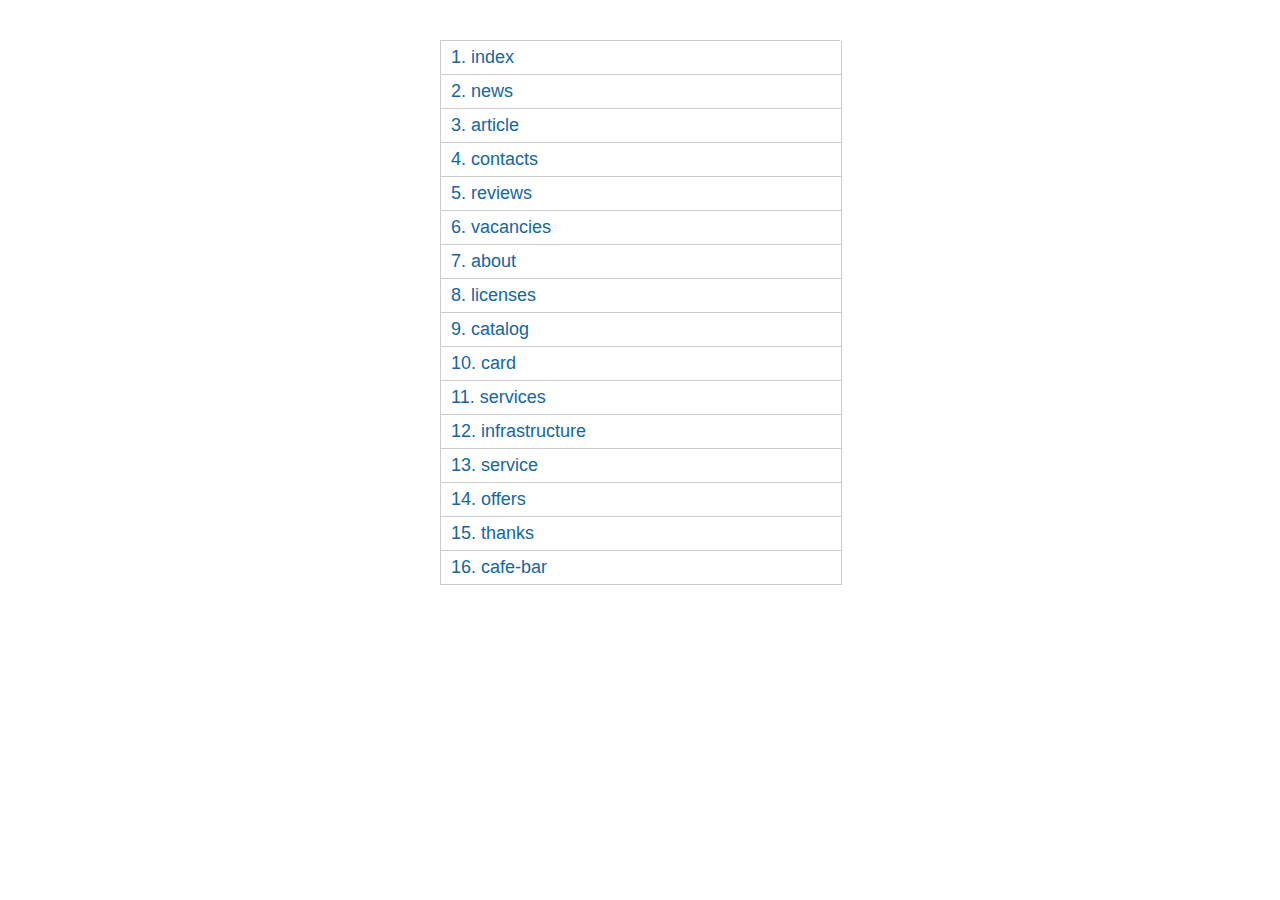
<file: map.html>
<!DOCTYPE html>
<!--[if lt IE 7]><html lang="ru" class="lt-ie9 lt-ie8 lt-ie7"><![endif]-->
<!--[if IE 7]><html lang="ru" class="lt-ie9 lt-ie8"><![endif]-->
<!--[if IE 8]><html lang="ru" class="lt-ie9"><![endif]-->
<!--[if gt IE 8]><!-->
<html lang="ru">
<!--<![endif]-->
<head>
	<meta charset="utf-8" />
	<title>Заголовок</title>
	<meta name="description" content="" />
	<meta http-equiv="X-UA-Compatible" content="IE=edge" />
	<meta name="viewport" content="width=device-width, initial-scale=1.0" />
</head> 
<body>

	<div class="wrapper">
		<div class="count_pages">
			<ul> 
				<li><a href="index.html" target="_blanck">index</a></li>
				<li><a href="news.html" target="_blanck">news</a></li>
				<li><a href="article.html" target="_blanck">article</a></li>
				<li><a href="contacts.html" target="_blanck">contacts</a></li>
				<li><a href="reviews.html" target="_blanck">reviews</a></li>
				<li><a href="vacancies.html" target="_blanck">vacancies</a></li>
				<li><a href="about.html" target="_blanck">about</a></li>
				<li><a href="licenses.html" target="_blanck">licenses</a></li>
				<li><a href="catalog.html" target="_blanck">catalog</a></li>
				<li><a href="card.html" target="_blanck">card</a></li>
				<li><a href="services.html" target="_blanck">services</a></li>
				<li><a href="infrastructure.html" target="_blanck">infrastructure</a></li>
				<li><a href="service.html" target="_blanck">service</a></li>
				<li><a href="offers.html" target="_blanck">offers</a></li>
				<li><a href="thanks.html" target="_blanck">thanks</a></li>
				<li><a href="cafe-bar.html" target="_blanck">cafe-bar</a></li>
			</ul>
		</div>  
	</div>

	<style>
		.count_pages a:before {
			counter-increment: list1;
			content: counter(list1) ". ";
		}
		.count_pages li {
			list-style: none;
			margin-bottom: 0px;
			border: 1px solid #ccc;
			border-top: none;
			width: 100%;
		}
		.count_pages {
			margin: 0;
			width: 400px;
			margin: auto;
			font-family: sans-serif;
			margin-top: 40px;
			max-width: 100%;
			border-top: 1px solid #ccc;
			counter-reset: list1;
			margin-bottom: 40px;
		}
		.count_pages ul {
			margin: 0;
			padding: 0;
		}
		.count_pages a {
			font-size: 18px;
			color: #15669F;
			text-decoration: none;
			display: block;
			padding: 6px 10px;
		}
	</style>
</body>
</html>
</file>
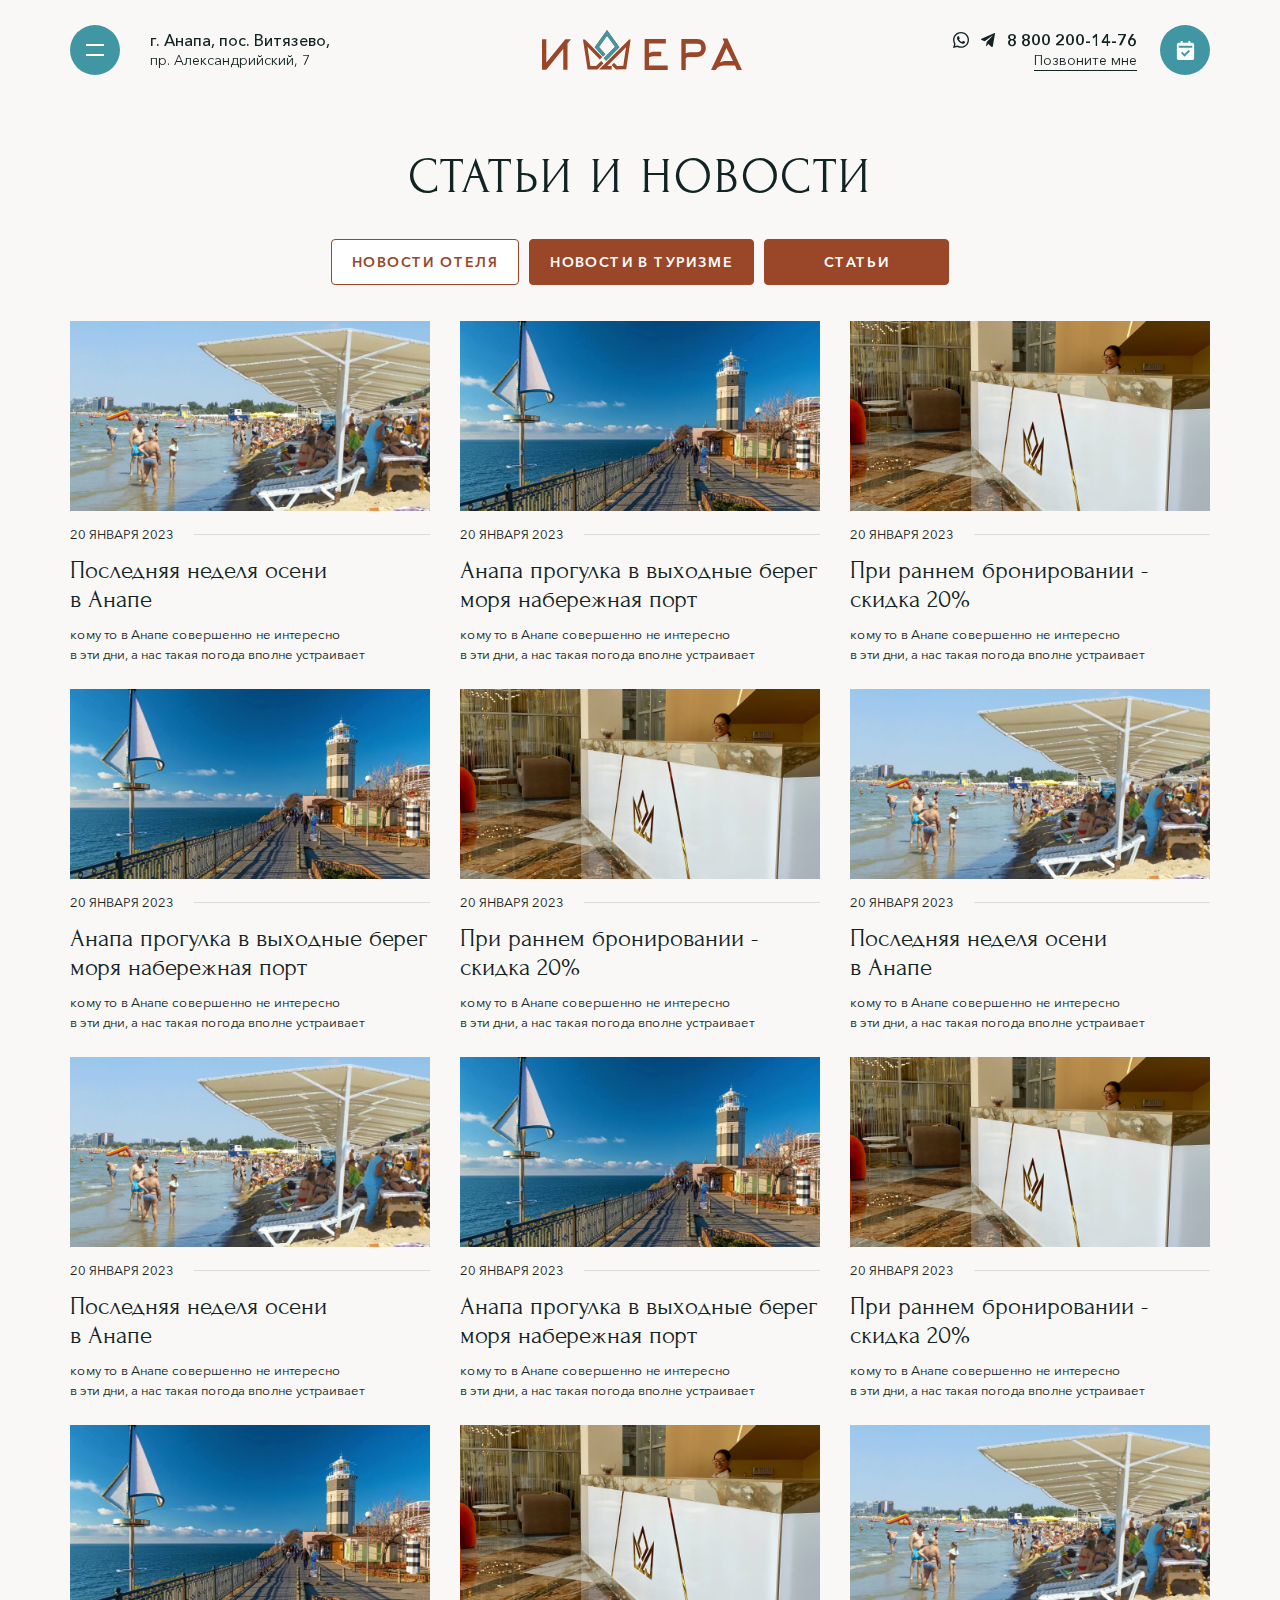
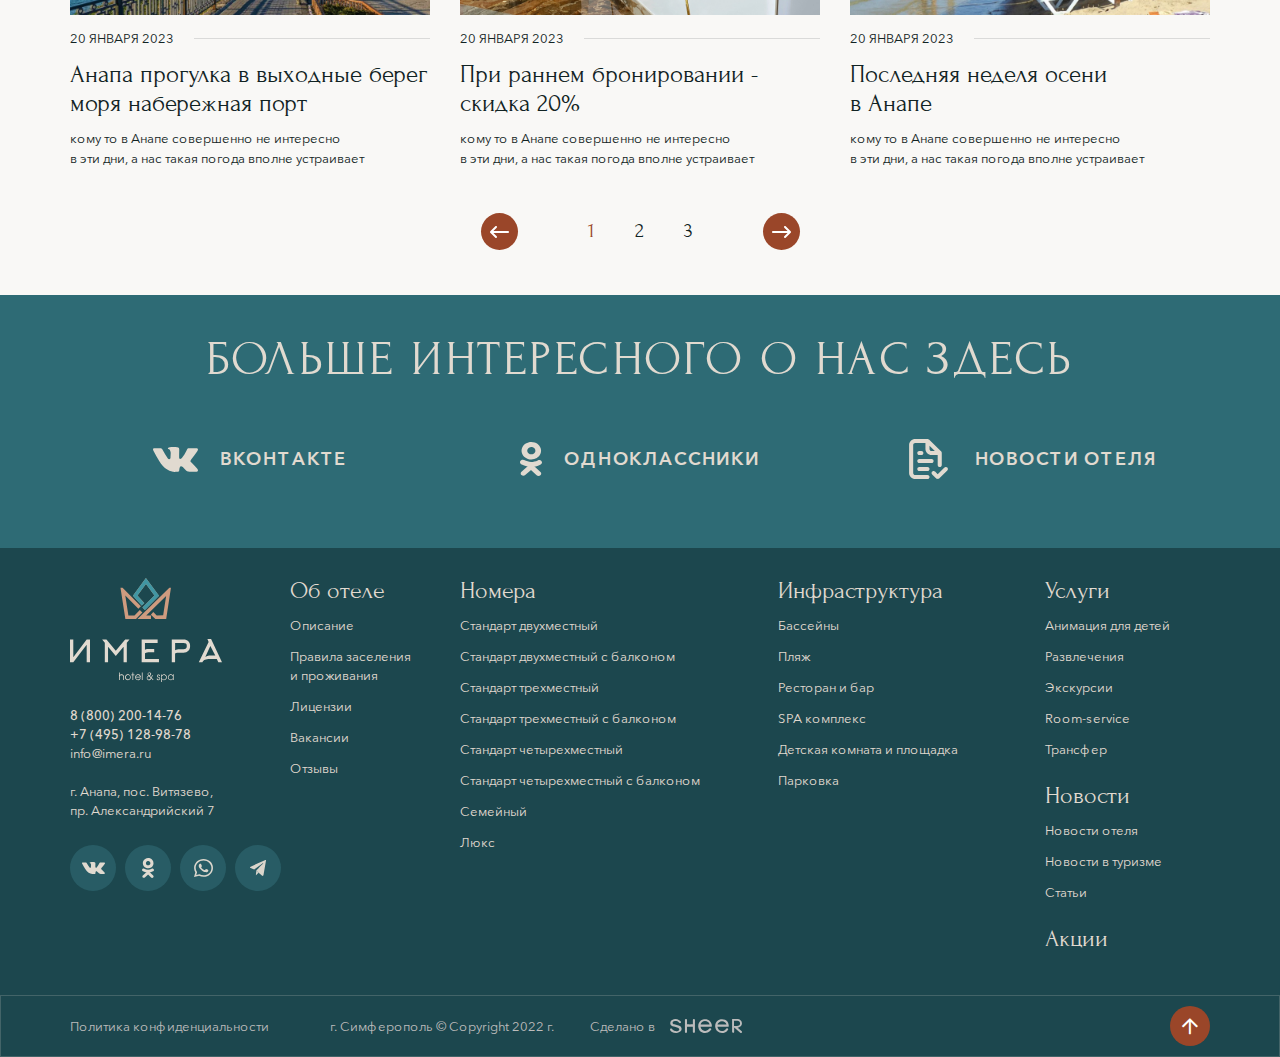
<file: news.html>
<!DOCTYPE html>
<!--[if lt IE 7]><html lang="ru" class="lt-ie9 lt-ie8 lt-ie7"><![endif]-->
<!--[if IE 7]><html lang="ru" class="lt-ie9 lt-ie8"><![endif]-->
<!--[if IE 8]><html lang="ru" class="lt-ie9"><![endif]-->
<!--[if gt IE 8]><!-->
<html lang="ru">
<!--<![endif]-->
<head>
	<meta charset="utf-8" />
	<title>Заголовок</title>
	<meta http-equiv="X-UA-Compatible" content="IE=edge" />
	<meta name="viewport" content="width=device-width, initial-scale=1.0" />
	<meta name="format-detection" content="telephone=no" />
	<link rel="shortcut icon" href="favicon.png" />
	<link rel="stylesheet" href="libs/bootstrap/bootstrap-grid.css" />
	<link rel="stylesheet" href="libs/fontawesome-free-5.12.0-web/css/all.min.css" />
	<link rel="stylesheet" href="libs/fancybox/jquery.fancybox.css" />
	<link rel="stylesheet" href="libs/slick-1.5.9/slick/slick.css" />
	<link rel="stylesheet" href="libs/slick-1.5.9/slick/slick-theme.css" />
	<link rel="stylesheet" href="libs/swiper/swiper-bundle.min.css" />
	<link rel="stylesheet" href="libs/animate/animate.min.css" />
	<link rel="stylesheet" href="css/fonts.css" />
	<link rel="stylesheet" href="css/main.css?ver=1.12" />
	<link rel="stylesheet" href="css/media.css?ver=1.12" />
</head>
<body>

	<div class="preloader"> 
		<div class="preloader__first">
			<a href="#" class="logo">
				<img src="img/logo.svg" alt="alt">
			</a>
		</div>
		<div class="preloader__second"></div>
	</div>

	<div class="wrapper wrapper_page">

		<header class="header default">
			<div class="container">
				<div class="header__wrapper">
					<div class="header__left">
						<span class="sandwich">
							<span class="sw-topper"></span>
							<span class="sw-footer"></span>
						</span>
						<div class="location"><strong>г. Анапа, пос. Витязево,</strong> пр. Александрийский, 7</div>
					</div>
					<a href="#" class="logo">
						<img src="img/logo_page.svg" alt="alt">
					</a>
					<div class="header__right">
						<div class="header__contacts">
							<div class="contacts-line">
								<ul class="social-list">
									<li><a href="#"><img src="img/wp.svg" alt="alt"></a></li>
									<li><a href="#"><img src="img/tg.svg" alt="alt"></a></li>
								</ul>
								<a href="tel:+88002001476" class="phone-main">8 800 200-14-76</a>
							</div>
							<a href="#" class="link-page">Позвоните мне</a>
						</div>
						<a href="#" class="btn-circle">
							<img src="img/calendar.svg" alt="aly">
						</a>
					</div>
				</div>
			</div>
			<div class="menu-dropdown">
				<div class="container">
					<div class="logo-wrapper">
						<a href="#" class="logo">
							<img src="img/logo_menu.svg" alt="alt">
						</a>
					</div>
					<div class="row">
						<div class="col-lg-3">
							<ul class="menu">
								<li>
									<div class="menu__item">
										<a href="#">Об отеле</a>
										<i class="far fa-chevron-right"></i>
									</div>
									<ul>
										<li><a href="#">Об отеле</a></li>
										<li><a href="#">Об отеле</a></li>
										<li><a href="#">Об отеле</a></li>
										<li><a href="#">Об отеле</a></li>
									</ul>
								</li>
								<li>
									<div class="menu__item">
										<a href="#">Номера</a>
										<i class="far fa-chevron-right"></i>
									</div>
									<ul>
										<li><a href="#">Стандарт двухместный</a></li>
										<li><a href="#">Стандарт двухместный с балконом</a></li>
										<li><a href="#">Стандарт трехместный</a></li>
										<li><a href="#">Стандарт трехместный с балконом</a></li>
										<li><a href="#">Стандарт четырехместный</a></li>
										<li><a href="#">Стандарт четырехместный с балконом</a></li>
										<li><a href="#">Семейный</a></li>
										<li><a href="#">Люкс</a></li>
									</ul>
								</li>
								<li>
									<div class="menu__item">
										<a href="#">Инфраструктура</a>
										<i class="far fa-chevron-right"></i>
									</div>
									<ul>
										<li><a href="#">Инфраструктура</a></li>
										<li><a href="#">Инфраструктура</a></li>
										<li><a href="#">Инфраструктура</a></li>
										<li><a href="#">Инфраструктура</a></li>
									</ul>
								</li>
								<li>
									<div class="menu__item">
										<a href="#">Услуги</a>
										<i class="far fa-chevron-right"></i>
									</div>
									<ul>
										<li><a href="#">Услуги</a></li>
										<li><a href="#">Услуги</a></li>
										<li><a href="#">Услуги</a></li>
										<li><a href="#">Услуги</a></li>
										<li><a href="#">Услуги</a></li>
									</ul>
								</li>
								<li>
									<div class="menu__item">
										<a href="#">Новости</a>
										<i class="far fa-chevron-right"></i>
									</div>
									<ul>
										<li><a href="#">Новости</a></li>
										<li><a href="#">Новости</a></li>
										<li><a href="#">Новости</a></li>
										<li><a href="#">Новости</a></li>
									</ul>
								</li>
								<li>
									<div class="menu__item">
										<a href="#">Акции</a>
									</div>
								</li>
								<li>
									<div class="menu__item">
										<a href="#">Контакты</a>
									</div>
								</li>
							</ul>
						</div>
						<div class="col-lg-3 offset-lg-3 align-self-end">
							<ul class="list-social">
								<li><a href="#"><img src="img/s_vk.svg" alt="alt"></a></li>
								<li><a href="#"><img src="img/s_ok.svg" alt="alt"></a></li>
								<li><a href="#"><img src="img/s_wp.svg" alt="alt"></a></li>
								<li><a href="#"><img src="img/s_tg.svg" alt="alt"></a></li>
							</ul>
						</div>
					</div>
				</div>
			</div>
		</header>

		<section class="page-news">
			<div class="container">
				<h1 class="title-section">статьи и новости</h1>
				<ul class="tabs">
					<li class="active"><a href="#tab1">новости отеля</a></li>
					<li><a href="#tab2">новости в туризме</a></li>
					<li><a href="#tab3">статьи</a></li>
				</ul>
				<div class="tab-container">
					<div class="tab-pane" id="tab1">
						<div class="row row_news">
							<div class="col-lg-4 col-md-6">
								<a href="#" class="item-news">
									<span class="item-news__image">
										<img src="img/news1.jpg" alt="alt">
									</span>
									<span class="item-news__date">20 января 2023</span>
									<span class="item-news__title">Последняя неделя осени <br>в Анапе</span>
									<span class="item-news__text">кому то в Анапе совершенно не интересно <br>в эти дни, а нас такая погода вполне устраивает</span>
								</a>
							</div>
							<div class="col-lg-4 col-md-6">
								<a href="#" class="item-news">
									<span class="item-news__image">
										<img src="img/news2.jpg" alt="alt">
									</span>
									<span class="item-news__date">20 января 2023</span>
									<span class="item-news__title">Анапа прогулка в выходные берег моря набережная порт</span>
									<span class="item-news__text">кому то в Анапе совершенно не интересно <br>в эти дни, а нас такая погода вполне устраивает</span>
								</a>
							</div>
							<div class="col-lg-4 col-md-6">
								<a href="#" class="item-news">
									<span class="item-news__image">
										<img src="img/news3.jpg" alt="alt">
									</span>
									<span class="item-news__date">20 января 2023</span>
									<span class="item-news__title">При раннем бронировании - <br>скидка 20%</span>
									<span class="item-news__text">кому то в Анапе совершенно не интересно <br>в эти дни, а нас такая погода вполне устраивает</span>
								</a>
							</div>
							<div class="col-lg-4 col-md-6">
								<a href="#" class="item-news">
									<span class="item-news__image">
										<img src="img/news2.jpg" alt="alt">
									</span>
									<span class="item-news__date">20 января 2023</span>
									<span class="item-news__title">Анапа прогулка в выходные берег моря набережная порт</span>
									<span class="item-news__text">кому то в Анапе совершенно не интересно <br>в эти дни, а нас такая погода вполне устраивает</span>
								</a>
							</div>
							<div class="col-lg-4 col-md-6">
								<a href="#" class="item-news">
									<span class="item-news__image">
										<img src="img/news3.jpg" alt="alt">
									</span>
									<span class="item-news__date">20 января 2023</span>
									<span class="item-news__title">При раннем бронировании - <br>скидка 20%</span>
									<span class="item-news__text">кому то в Анапе совершенно не интересно <br>в эти дни, а нас такая погода вполне устраивает</span>
								</a>
							</div>
							<div class="col-lg-4 col-md-6">
								<a href="#" class="item-news">
									<span class="item-news__image">
										<img src="img/news1.jpg" alt="alt">
									</span>
									<span class="item-news__date">20 января 2023</span>
									<span class="item-news__title">Последняя неделя осени <br>в Анапе</span>
									<span class="item-news__text">кому то в Анапе совершенно не интересно <br>в эти дни, а нас такая погода вполне устраивает</span>
								</a>
							</div>
							<div class="col-lg-4 col-md-6">
								<a href="#" class="item-news">
									<span class="item-news__image">
										<img src="img/news1.jpg" alt="alt">
									</span>
									<span class="item-news__date">20 января 2023</span>
									<span class="item-news__title">Последняя неделя осени <br>в Анапе</span>
									<span class="item-news__text">кому то в Анапе совершенно не интересно <br>в эти дни, а нас такая погода вполне устраивает</span>
								</a>
							</div>
							<div class="col-lg-4 col-md-6">
								<a href="#" class="item-news">
									<span class="item-news__image">
										<img src="img/news2.jpg" alt="alt">
									</span>
									<span class="item-news__date">20 января 2023</span>
									<span class="item-news__title">Анапа прогулка в выходные берег моря набережная порт</span>
									<span class="item-news__text">кому то в Анапе совершенно не интересно <br>в эти дни, а нас такая погода вполне устраивает</span>
								</a>
							</div>
							<div class="col-lg-4 col-md-6">
								<a href="#" class="item-news">
									<span class="item-news__image">
										<img src="img/news3.jpg" alt="alt">
									</span>
									<span class="item-news__date">20 января 2023</span>
									<span class="item-news__title">При раннем бронировании - <br>скидка 20%</span>
									<span class="item-news__text">кому то в Анапе совершенно не интересно <br>в эти дни, а нас такая погода вполне устраивает</span>
								</a>
							</div>
							<div class="col-lg-4 col-md-6">
								<a href="#" class="item-news">
									<span class="item-news__image">
										<img src="img/news2.jpg" alt="alt">
									</span>
									<span class="item-news__date">20 января 2023</span>
									<span class="item-news__title">Анапа прогулка в выходные берег моря набережная порт</span>
									<span class="item-news__text">кому то в Анапе совершенно не интересно <br>в эти дни, а нас такая погода вполне устраивает</span>
								</a>
							</div>
							<div class="col-lg-4 col-md-6">
								<a href="#" class="item-news">
									<span class="item-news__image">
										<img src="img/news3.jpg" alt="alt">
									</span>
									<span class="item-news__date">20 января 2023</span>
									<span class="item-news__title">При раннем бронировании - <br>скидка 20%</span>
									<span class="item-news__text">кому то в Анапе совершенно не интересно <br>в эти дни, а нас такая погода вполне устраивает</span>
								</a>
							</div>
							<div class="col-lg-4 col-md-6">
								<a href="#" class="item-news">
									<span class="item-news__image">
										<img src="img/news1.jpg" alt="alt">
									</span>
									<span class="item-news__date">20 января 2023</span>
									<span class="item-news__title">Последняя неделя осени <br>в Анапе</span>
									<span class="item-news__text">кому то в Анапе совершенно не интересно <br>в эти дни, а нас такая погода вполне устраивает</span>
								</a>
							</div>
						</div>
						<div class="pager">
							<a class="prev page-numbers disabled" href="#"><img src="img/prev.svg" alt="alt"></a> 
							<span aria-current="page" class="page-numbers current" href="#">1</span> 
							<a class="page-numbers" href="#">2</a> 
							<a class="page-numbers" href="#">3</a>
							<a class="next page-numbers" href="#"><img src="img/next.svg" alt="alt"></a>
						</div>
					</div>
					<div class="tab-pane" id="tab2">
						<div class="row row_news">
							<div class="col-lg-4 col-md-6">
								<a href="#" class="item-news">
									<span class="item-news__image">
										<img src="img/news1.jpg" alt="alt">
									</span>
									<span class="item-news__date">20 января 2023</span>
									<span class="item-news__title">Последняя неделя осени <br>в Анапе</span>
									<span class="item-news__text">кому то в Анапе совершенно не интересно <br>в эти дни, а нас такая погода вполне устраивает</span>
								</a>
							</div>
							<div class="col-lg-4 col-md-6">
								<a href="#" class="item-news">
									<span class="item-news__image">
										<img src="img/news2.jpg" alt="alt">
									</span>
									<span class="item-news__date">20 января 2023</span>
									<span class="item-news__title">Анапа прогулка в выходные берег моря набережная порт</span>
									<span class="item-news__text">кому то в Анапе совершенно не интересно <br>в эти дни, а нас такая погода вполне устраивает</span>
								</a>
							</div>
							<div class="col-lg-4 col-md-6">
								<a href="#" class="item-news">
									<span class="item-news__image">
										<img src="img/news3.jpg" alt="alt">
									</span>
									<span class="item-news__date">20 января 2023</span>
									<span class="item-news__title">При раннем бронировании - <br>скидка 20%</span>
									<span class="item-news__text">кому то в Анапе совершенно не интересно <br>в эти дни, а нас такая погода вполне устраивает</span>
								</a>
							</div>
							<div class="col-lg-4 col-md-6">
								<a href="#" class="item-news">
									<span class="item-news__image">
										<img src="img/news2.jpg" alt="alt">
									</span>
									<span class="item-news__date">20 января 2023</span>
									<span class="item-news__title">Анапа прогулка в выходные берег моря набережная порт</span>
									<span class="item-news__text">кому то в Анапе совершенно не интересно <br>в эти дни, а нас такая погода вполне устраивает</span>
								</a>
							</div>
							<div class="col-lg-4 col-md-6">
								<a href="#" class="item-news">
									<span class="item-news__image">
										<img src="img/news3.jpg" alt="alt">
									</span>
									<span class="item-news__date">20 января 2023</span>
									<span class="item-news__title">При раннем бронировании - <br>скидка 20%</span>
									<span class="item-news__text">кому то в Анапе совершенно не интересно <br>в эти дни, а нас такая погода вполне устраивает</span>
								</a>
							</div>
							<div class="col-lg-4 col-md-6">
								<a href="#" class="item-news">
									<span class="item-news__image">
										<img src="img/news1.jpg" alt="alt">
									</span>
									<span class="item-news__date">20 января 2023</span>
									<span class="item-news__title">Последняя неделя осени <br>в Анапе</span>
									<span class="item-news__text">кому то в Анапе совершенно не интересно <br>в эти дни, а нас такая погода вполне устраивает</span>
								</a>
							</div>
							<div class="col-lg-4 col-md-6">
								<a href="#" class="item-news">
									<span class="item-news__image">
										<img src="img/news1.jpg" alt="alt">
									</span>
									<span class="item-news__date">20 января 2023</span>
									<span class="item-news__title">Последняя неделя осени <br>в Анапе</span>
									<span class="item-news__text">кому то в Анапе совершенно не интересно <br>в эти дни, а нас такая погода вполне устраивает</span>
								</a>
							</div>
							<div class="col-lg-4 col-md-6">
								<a href="#" class="item-news">
									<span class="item-news__image">
										<img src="img/news2.jpg" alt="alt">
									</span>
									<span class="item-news__date">20 января 2023</span>
									<span class="item-news__title">Анапа прогулка в выходные берег моря набережная порт</span>
									<span class="item-news__text">кому то в Анапе совершенно не интересно <br>в эти дни, а нас такая погода вполне устраивает</span>
								</a>
							</div>
							<div class="col-lg-4 col-md-6">
								<a href="#" class="item-news">
									<span class="item-news__image">
										<img src="img/news3.jpg" alt="alt">
									</span>
									<span class="item-news__date">20 января 2023</span>
									<span class="item-news__title">При раннем бронировании - <br>скидка 20%</span>
									<span class="item-news__text">кому то в Анапе совершенно не интересно <br>в эти дни, а нас такая погода вполне устраивает</span>
								</a>
							</div>
							<div class="col-lg-4 col-md-6">
								<a href="#" class="item-news">
									<span class="item-news__image">
										<img src="img/news2.jpg" alt="alt">
									</span>
									<span class="item-news__date">20 января 2023</span>
									<span class="item-news__title">Анапа прогулка в выходные берег моря набережная порт</span>
									<span class="item-news__text">кому то в Анапе совершенно не интересно <br>в эти дни, а нас такая погода вполне устраивает</span>
								</a>
							</div>
							<div class="col-lg-4 col-md-6">
								<a href="#" class="item-news">
									<span class="item-news__image">
										<img src="img/news3.jpg" alt="alt">
									</span>
									<span class="item-news__date">20 января 2023</span>
									<span class="item-news__title">При раннем бронировании - <br>скидка 20%</span>
									<span class="item-news__text">кому то в Анапе совершенно не интересно <br>в эти дни, а нас такая погода вполне устраивает</span>
								</a>
							</div>
							<div class="col-lg-4 col-md-6">
								<a href="#" class="item-news">
									<span class="item-news__image">
										<img src="img/news1.jpg" alt="alt">
									</span>
									<span class="item-news__date">20 января 2023</span>
									<span class="item-news__title">Последняя неделя осени <br>в Анапе</span>
									<span class="item-news__text">кому то в Анапе совершенно не интересно <br>в эти дни, а нас такая погода вполне устраивает</span>
								</a>
							</div>
						</div>
						<div class="pager">
							<a class="prev page-numbers disabled" href="#"><img src="img/prev.svg" alt="alt"></a> 
							<span aria-current="page" class="page-numbers current" href="#">1</span> 
							<a class="page-numbers" href="#">2</a> 
							<a class="page-numbers" href="#">3</a>
							<a class="next page-numbers" href="#"><img src="img/next.svg" alt="alt"></a>
						</div>
					</div>
					<div class="tab-pane" id="tab3">
						<div class="row row_news">
							<div class="col-lg-4 col-md-6">
								<a href="#" class="item-news">
									<span class="item-news__image">
										<img src="img/news1.jpg" alt="alt">
									</span>
									<span class="item-news__date">20 января 2023</span>
									<span class="item-news__title">Последняя неделя осени <br>в Анапе</span>
									<span class="item-news__text">кому то в Анапе совершенно не интересно <br>в эти дни, а нас такая погода вполне устраивает</span>
								</a>
							</div>
							<div class="col-lg-4 col-md-6">
								<a href="#" class="item-news">
									<span class="item-news__image">
										<img src="img/news2.jpg" alt="alt">
									</span>
									<span class="item-news__date">20 января 2023</span>
									<span class="item-news__title">Анапа прогулка в выходные берег моря набережная порт</span>
									<span class="item-news__text">кому то в Анапе совершенно не интересно <br>в эти дни, а нас такая погода вполне устраивает</span>
								</a>
							</div>
							<div class="col-lg-4 col-md-6">
								<a href="#" class="item-news">
									<span class="item-news__image">
										<img src="img/news3.jpg" alt="alt">
									</span>
									<span class="item-news__date">20 января 2023</span>
									<span class="item-news__title">При раннем бронировании - <br>скидка 20%</span>
									<span class="item-news__text">кому то в Анапе совершенно не интересно <br>в эти дни, а нас такая погода вполне устраивает</span>
								</a>
							</div>
							<div class="col-lg-4 col-md-6">
								<a href="#" class="item-news">
									<span class="item-news__image">
										<img src="img/news2.jpg" alt="alt">
									</span>
									<span class="item-news__date">20 января 2023</span>
									<span class="item-news__title">Анапа прогулка в выходные берег моря набережная порт</span>
									<span class="item-news__text">кому то в Анапе совершенно не интересно <br>в эти дни, а нас такая погода вполне устраивает</span>
								</a>
							</div>
							<div class="col-lg-4 col-md-6">
								<a href="#" class="item-news">
									<span class="item-news__image">
										<img src="img/news3.jpg" alt="alt">
									</span>
									<span class="item-news__date">20 января 2023</span>
									<span class="item-news__title">При раннем бронировании - <br>скидка 20%</span>
									<span class="item-news__text">кому то в Анапе совершенно не интересно <br>в эти дни, а нас такая погода вполне устраивает</span>
								</a>
							</div>
							<div class="col-lg-4 col-md-6">
								<a href="#" class="item-news">
									<span class="item-news__image">
										<img src="img/news1.jpg" alt="alt">
									</span>
									<span class="item-news__date">20 января 2023</span>
									<span class="item-news__title">Последняя неделя осени <br>в Анапе</span>
									<span class="item-news__text">кому то в Анапе совершенно не интересно <br>в эти дни, а нас такая погода вполне устраивает</span>
								</a>
							</div>
							<div class="col-lg-4 col-md-6">
								<a href="#" class="item-news">
									<span class="item-news__image">
										<img src="img/news1.jpg" alt="alt">
									</span>
									<span class="item-news__date">20 января 2023</span>
									<span class="item-news__title">Последняя неделя осени <br>в Анапе</span>
									<span class="item-news__text">кому то в Анапе совершенно не интересно <br>в эти дни, а нас такая погода вполне устраивает</span>
								</a>
							</div>
							<div class="col-lg-4 col-md-6">
								<a href="#" class="item-news">
									<span class="item-news__image">
										<img src="img/news2.jpg" alt="alt">
									</span>
									<span class="item-news__date">20 января 2023</span>
									<span class="item-news__title">Анапа прогулка в выходные берег моря набережная порт</span>
									<span class="item-news__text">кому то в Анапе совершенно не интересно <br>в эти дни, а нас такая погода вполне устраивает</span>
								</a>
							</div>
							<div class="col-lg-4 col-md-6">
								<a href="#" class="item-news">
									<span class="item-news__image">
										<img src="img/news3.jpg" alt="alt">
									</span>
									<span class="item-news__date">20 января 2023</span>
									<span class="item-news__title">При раннем бронировании - <br>скидка 20%</span>
									<span class="item-news__text">кому то в Анапе совершенно не интересно <br>в эти дни, а нас такая погода вполне устраивает</span>
								</a>
							</div>
							<div class="col-lg-4 col-md-6">
								<a href="#" class="item-news">
									<span class="item-news__image">
										<img src="img/news2.jpg" alt="alt">
									</span>
									<span class="item-news__date">20 января 2023</span>
									<span class="item-news__title">Анапа прогулка в выходные берег моря набережная порт</span>
									<span class="item-news__text">кому то в Анапе совершенно не интересно <br>в эти дни, а нас такая погода вполне устраивает</span>
								</a>
							</div>
							<div class="col-lg-4 col-md-6">
								<a href="#" class="item-news">
									<span class="item-news__image">
										<img src="img/news3.jpg" alt="alt">
									</span>
									<span class="item-news__date">20 января 2023</span>
									<span class="item-news__title">При раннем бронировании - <br>скидка 20%</span>
									<span class="item-news__text">кому то в Анапе совершенно не интересно <br>в эти дни, а нас такая погода вполне устраивает</span>
								</a>
							</div>
							<div class="col-lg-4 col-md-6">
								<a href="#" class="item-news">
									<span class="item-news__image">
										<img src="img/news1.jpg" alt="alt">
									</span>
									<span class="item-news__date">20 января 2023</span>
									<span class="item-news__title">Последняя неделя осени <br>в Анапе</span>
									<span class="item-news__text">кому то в Анапе совершенно не интересно <br>в эти дни, а нас такая погода вполне устраивает</span>
								</a>
							</div>
						</div>
						<div class="pager">
							<a class="prev page-numbers disabled" href="#"><img src="img/prev.svg" alt="alt"></a> 
							<span aria-current="page" class="page-numbers current" href="#">1</span> 
							<a class="page-numbers" href="#">2</a> 
							<a class="page-numbers" href="#">3</a>
							<a class="next page-numbers" href="#"><img src="img/next.svg" alt="alt"></a>
						</div>
					</div>
				</div>
			</div>
		</section>

		<section class="socials">
			<div class="container">
				<h2 class="title-section">Больше интересного о нас здесь</h2>
				<div class="row align-items-center">
					<div class="col-lg-4">
						<a href="#" class="link-social">
							<span class="link-social__icon">
								<img src="img/vk.svg" alt="alt">
							</span>
							<span class="letter-wrap">ВКОНТАКТЕ</span>
						</a>
					</div>
					<div class="col-lg-4">
						<a href="#" class="link-social">
							<span class="link-social__icon">
								<img src="img/ok.svg" alt="alt">
							</span>
							<span class="letter-wrap">одноклассники</span>
						</a>
					</div>
					<div class="col-lg-4">
						<a href="#" class="link-social">
							<span class="link-social__icon">
								<img src="img/file.svg" alt="alt">
							</span>
							<span class="letter-wrap">новости отеля</span>
						</a>
					</div>
				</div>
			</div>
		</section>

		<footer class="footer">
			<div class="container">
				<div class="row">
					<div class="col-lg-2">
						<a href="#" class="logo">
							<img src="img/logo2.svg" alt="alt">
						</a>
						<p><a href="tel:+88002001476"><strong>8 (800) 200-14-76</strong></a></p>
						<p><a href="tel:+74951289878"><strong>+7 (495) 128-98-78</strong></a></p>
						<p>info@imera.ru</p>
						<br>
						<p>г. Анапа, пос. Витязево, <br>пр. Александрийский 7</p>
						<ul class="list-social">
							<li><a href="#"><img src="img/s_vk.svg" alt="alt"></a></li>
							<li><a href="#"><img src="img/s_ok.svg" alt="alt"></a></li>
							<li><a href="#"><img src="img/s_wp.svg" alt="alt"></a></li>
							<li><a href="#"><img src="img/s_tg.svg" alt="alt"></a></li>
						</ul>
					</div>
					<div class="col-lg-2 footer__col">
						<div class="footer__title">Об отеле <i class="far fa-chevron-down"></i></div>
						<div class="footer__content">
							<ul class="footer__nav">
								<li><a href="#">Описание</a></li>
								<li><a href="#">Правила заселения <br>и проживания</a></li>
								<li><a href="#">Лицензии</a></li>
								<li><a href="#">Вакансии</a></li>
								<li><a href="#">Отзывы</a></li>
							</ul>
						</div>
					</div>
					<div class="col-lg-3">
						<div class="footer__title">Номера <i class="far fa-chevron-down"></i></div>
						<div class="footer__content">
							<ul class="footer__nav">
								<li><a href="#">Стандарт двухместный</a></li>
								<li><a href="#">Стандарт двухместный с балконом</a></li>
								<li><a href="#">Стандарт трехместный</a></li>
								<li><a href="#">Стандарт трехместный с балконом</a></li>
								<li><a href="#">Стандарт четырехместный</a></li>
								<li><a href="#">Стандарт четырехместный с балконом</a></li>
								<li><a href="#">Семейный</a></li>
								<li><a href="#">Люкс</a></li>
							</ul>
						</div>
					</div>
					<div class="col-lg-3 footer__col">
						<div class="footer__title">Инфраструктура <i class="far fa-chevron-down"></i></div>
						<div class="footer__content">
							<ul class="footer__nav">
								<li><a href="#">Бассейны</a></li>
								<li><a href="#">Пляж</a></li>
								<li><a href="#">Ресторан и бар</a></li>
								<li><a href="#">SPA комплекс</a></li>
								<li><a href="#">Детская комната и площадка</a></li>
								<li><a href="#">Парковка</a></li>
							</ul>
						</div>
					</div>
					<div class="col-lg-2">
						<div class="footer__title">Услуги <i class="far fa-chevron-down"></i></div>
						<div class="footer__content">
							<ul class="footer__nav">
								<li><a href="#">Анимация для детей</a></li>
								<li><a href="#">Развлечения</a></li>
								<li><a href="#">Экскурсии</a></li>
								<li><a href="#">Room-service</a></li>
								<li><a href="#">Трансфер</a></li>
							</ul>
						</div>
						<div class="footer__title">Новости <i class="far fa-chevron-down"></i></div>
						<div class="footer__content">
							<ul class="footer__nav">
								<li><a href="#">Новости отеля</a></li>
								<li><a href="#">Новости в туризме</a></li>
								<li><a href="#">Статьи</a></li>
							</ul>
						</div>
						<a href="#" class="footer__title">Акции</a>
					</div>
				</div>
			</div>
			<div class="footer-bottom">
				<div class="container">
					<div class="row align-items-center">
						<div class="col-lg">
							<a href="#">Политика конфиденциальности </a>
						</div>
						<div class="col-lg">
							<p>г. Симферополь © Copyright  2022 г.</p>
						</div>
						<div class="col-lg">
							<div class="create">Сделано в <a href="#"><img src="img/copy.svg" alt="alt"></a></div>
						</div>
						<div class="col-xl-4 col-lg">
							<a href="#" class="btn_top"><i class="far fa-arrow-up"></i></a>
						</div>
					</div>
				</div>
			</div>
		</footer>

	</div>

	<!--[if lt IE 9]>
	<script src="libs/html5shiv/es5-shim.min.js"></script>
	<script src="libs/html5shiv/html5shiv.min.js"></script>
	<script src="libs/html5shiv/html5shiv-printshiv.min.js"></script>
	<script src="libs/respond/respond.min.js"></script>
<![endif]-->
<script src="libs/jquery/jquery-3.6.0.min.js"></script>
<script src="libs/jquery-mousewheel/jquery.mousewheel.min.js"></script>
<script src="libs/fancybox/jquery.fancybox.pack.js"></script>
<script src="libs/slick-1.5.9/slick/slick.min.js"></script>
<script src="libs/scroll2id/PageScroll2id.min.js"></script>
<script src="libs/animate/wow.min.js"></script>
<script src="libs/animate/animate-css.js"></script>
<script src="libs/mask/jquery.maskedinput.js"></script>
<script src="libs/swiper/swiper-bundle.min.js"></script>
<script src="libs/tweenmax/TweenMax.min.js"></script>
<script src="libs/jQueryFormStyler-master/jquery.formstyler.min.js"></script>
<script src="js/common.js?ver=1.12"></script>
<!-- Yandex.Metrika counter --><!-- /Yandex.Metrika counter -->
<!-- Google Analytics counter --><!-- /Google Analytics counter -->
</body>
</html>
</file>
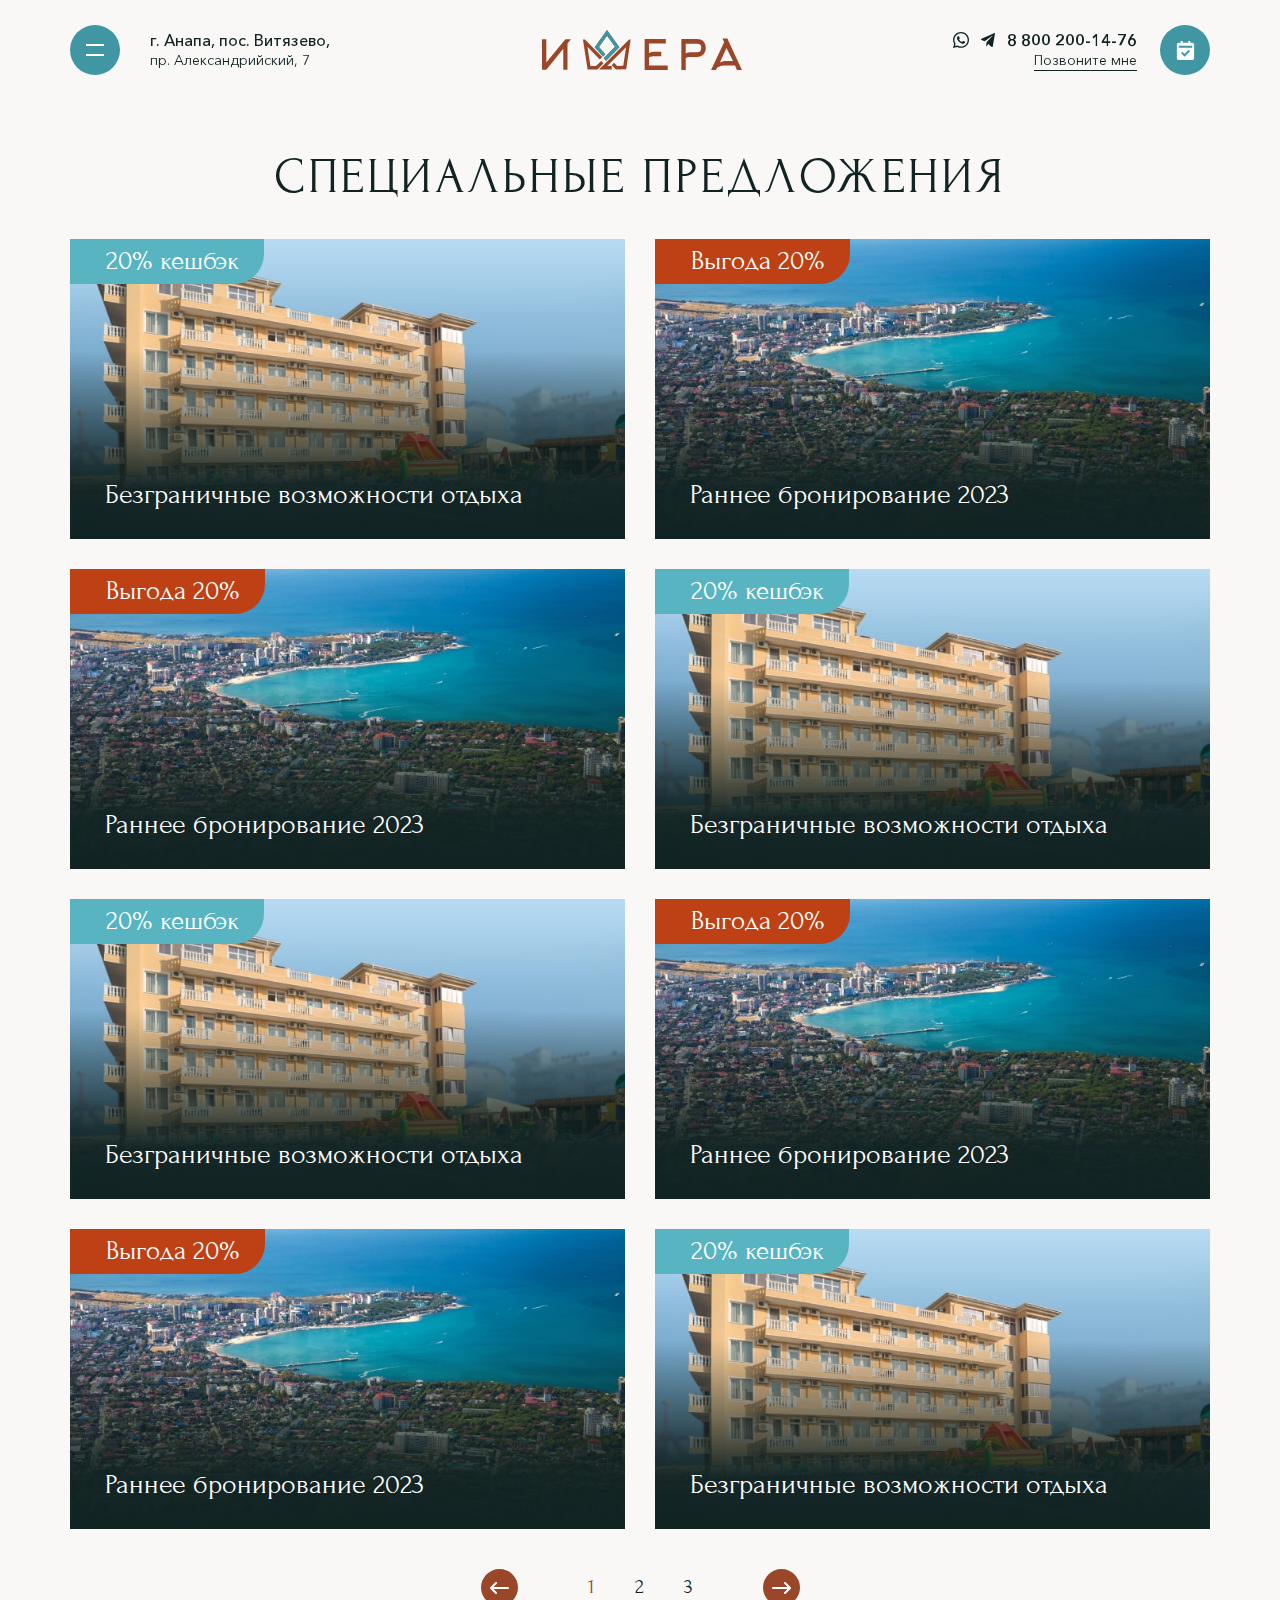
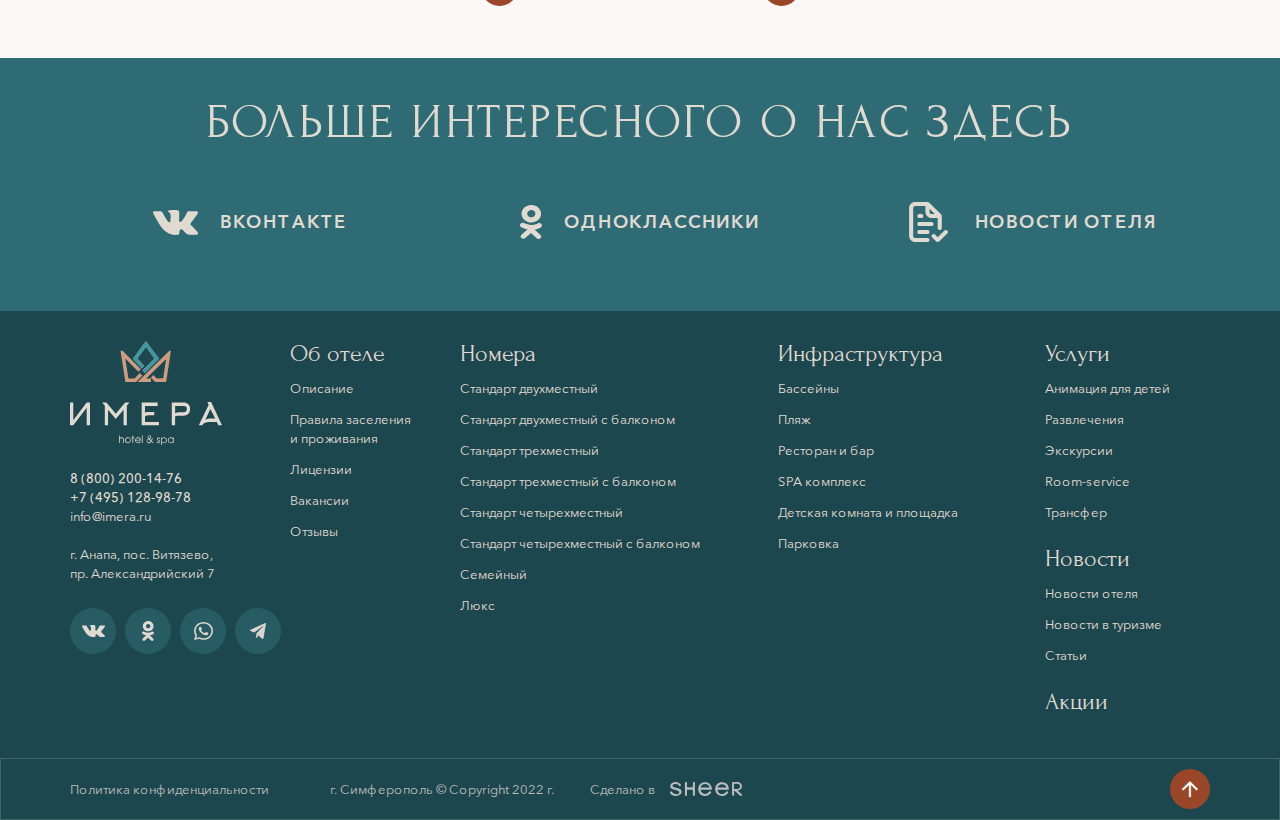
<file: offers.html>
<!DOCTYPE html>
<!--[if lt IE 7]><html lang="ru" class="lt-ie9 lt-ie8 lt-ie7"><![endif]-->
<!--[if IE 7]><html lang="ru" class="lt-ie9 lt-ie8"><![endif]-->
<!--[if IE 8]><html lang="ru" class="lt-ie9"><![endif]-->
<!--[if gt IE 8]><!-->
<html lang="ru">
<!--<![endif]-->
<head>
	<meta charset="utf-8" />
	<title>Заголовок</title>
	<meta http-equiv="X-UA-Compatible" content="IE=edge" />
	<meta name="viewport" content="width=device-width, initial-scale=1.0" />
	<meta name="format-detection" content="telephone=no" />
	<link rel="shortcut icon" href="favicon.png" />
	<link rel="stylesheet" href="libs/bootstrap/bootstrap-grid.css" />
	<link rel="stylesheet" href="libs/fontawesome-free-5.12.0-web/css/all.min.css" />
	<link rel="stylesheet" href="libs/fancybox/jquery.fancybox.css" />
	<link rel="stylesheet" href="libs/slick-1.5.9/slick/slick.css" />
	<link rel="stylesheet" href="libs/slick-1.5.9/slick/slick-theme.css" />
	<link rel="stylesheet" href="libs/swiper/swiper-bundle.min.css" />
	<link rel="stylesheet" href="libs/animate/animate.min.css" />
	<link rel="stylesheet" href="css/fonts.css" />
	<link rel="stylesheet" href="css/main.css?ver=1.12" />
	<link rel="stylesheet" href="css/media.css?ver=1.12" />
</head>
<body> 

	<div class="preloader"> 
		<div class="preloader__first">
			<a href="#" class="logo">
				<img src="img/logo.svg" alt="alt">
			</a>
		</div>
		<div class="preloader__second"></div>
	</div>

	<div class="wrapper wrapper_page">

		<header class="header default">
			<div class="container">
				<div class="header__wrapper">
					<div class="header__left">
						<span class="sandwich">
							<span class="sw-topper"></span>
							<span class="sw-footer"></span>
						</span>
						<div class="location"><strong>г. Анапа, пос. Витязево,</strong> пр. Александрийский, 7</div>
					</div>
					<a href="#" class="logo">
						<img src="img/logo_page.svg" alt="alt">
					</a>
					<div class="header__right">
						<div class="header__contacts">
							<div class="contacts-line">
								<ul class="social-list">
									<li><a href="#"><img src="img/wp.svg" alt="alt"></a></li>
									<li><a href="#"><img src="img/tg.svg" alt="alt"></a></li>
								</ul>
								<a href="tel:+88002001476" class="phone-main">8 800 200-14-76</a>
							</div>
							<a href="#" class="link-page">Позвоните мне</a>
						</div>
						<a href="#" class="btn-circle">
							<img src="img/calendar.svg" alt="aly">
						</a>
					</div>
				</div>
			</div>
			<div class="menu-dropdown">
				<div class="container">
					<div class="logo-wrapper">
						<a href="#" class="logo">
							<img src="img/logo_menu.svg" alt="alt">
						</a>
					</div>
					<div class="row">
						<div class="col-lg-3">
							<ul class="menu">
								<li>
									<div class="menu__item">
										<a href="#">Об отеле</a>
										<i class="far fa-chevron-right"></i>
									</div>
									<ul>
										<li><a href="#">Об отеле</a></li>
										<li><a href="#">Об отеле</a></li>
										<li><a href="#">Об отеле</a></li>
										<li><a href="#">Об отеле</a></li>
									</ul>
								</li>
								<li>
									<div class="menu__item">
										<a href="#">Номера</a>
										<i class="far fa-chevron-right"></i>
									</div>
									<ul>
										<li><a href="#">Стандарт двухместный</a></li>
										<li><a href="#">Стандарт двухместный с балконом</a></li>
										<li><a href="#">Стандарт трехместный</a></li>
										<li><a href="#">Стандарт трехместный с балконом</a></li>
										<li><a href="#">Стандарт четырехместный</a></li>
										<li><a href="#">Стандарт четырехместный с балконом</a></li>
										<li><a href="#">Семейный</a></li>
										<li><a href="#">Люкс</a></li>
									</ul>
								</li>
								<li>
									<div class="menu__item">
										<a href="#">Инфраструктура</a>
										<i class="far fa-chevron-right"></i>
									</div>
									<ul>
										<li><a href="#">Инфраструктура</a></li>
										<li><a href="#">Инфраструктура</a></li>
										<li><a href="#">Инфраструктура</a></li>
										<li><a href="#">Инфраструктура</a></li>
									</ul>
								</li>
								<li>
									<div class="menu__item">
										<a href="#">Услуги</a>
										<i class="far fa-chevron-right"></i>
									</div>
									<ul>
										<li><a href="#">Услуги</a></li>
										<li><a href="#">Услуги</a></li>
										<li><a href="#">Услуги</a></li>
										<li><a href="#">Услуги</a></li>
										<li><a href="#">Услуги</a></li>
									</ul>
								</li>
								<li>
									<div class="menu__item">
										<a href="#">Новости</a>
										<i class="far fa-chevron-right"></i>
									</div>
									<ul>
										<li><a href="#">Новости</a></li>
										<li><a href="#">Новости</a></li>
										<li><a href="#">Новости</a></li>
										<li><a href="#">Новости</a></li>
									</ul>
								</li>
								<li>
									<div class="menu__item">
										<a href="#">Акции</a>
									</div>
								</li>
								<li>
									<div class="menu__item">
										<a href="#">Контакты</a>
									</div>
								</li>
							</ul>
						</div>
						<div class="col-lg-3 offset-lg-3 align-self-end">
							<ul class="list-social">
								<li><a href="#"><img src="img/s_vk.svg" alt="alt"></a></li>
								<li><a href="#"><img src="img/s_ok.svg" alt="alt"></a></li>
								<li><a href="#"><img src="img/s_wp.svg" alt="alt"></a></li>
								<li><a href="#"><img src="img/s_tg.svg" alt="alt"></a></li>
							</ul>
						</div>
					</div>
				</div>
			</div>
		</header>

		<section class="page-offers">
			<div class="container">
				<h1 class="title-section">Специальные предложения</h1>
				<div class="row">
					<div class="col-lg-6">
						<a href="#" class="item-offer">
							<span class="status-offer">20% кешбэк</span>
							<span class="item-offer__image">
								<img src="img/offer1.jpg" alt="alt">
							</span>
							<span class="item-offer__content">
								<span class="title-middle">Безграничные возможности отдыха</span>
							</span>
						</a>
					</div>
					<div class="col-lg-6">
						<a href="#" class="item-offer">
							<span class="status-offer status-offer_profit">Выгода 20%</span>
							<span class="item-offer__image">
								<img src="img/offer2.jpg" alt="alt">
							</span>
							<span class="item-offer__content">
								<span class="title-middle">Раннее бронирование 2023</span>
							</span>
						</a>
					</div>
					<div class="col-lg-6">
						<a href="#" class="item-offer">
							<span class="status-offer status-offer_profit">Выгода 20%</span>
							<span class="item-offer__image">
								<img src="img/offer2.jpg" alt="alt">
							</span>
							<span class="item-offer__content">
								<span class="title-middle">Раннее бронирование 2023</span>
							</span>
						</a>
					</div>
					<div class="col-lg-6">
						<a href="#" class="item-offer">
							<span class="status-offer">20% кешбэк</span>
							<span class="item-offer__image">
								<img src="img/offer1.jpg" alt="alt">
							</span>
							<span class="item-offer__content">
								<span class="title-middle">Безграничные возможности отдыха</span>
							</span>
						</a>
					</div>
					<div class="col-lg-6">
						<a href="#" class="item-offer">
							<span class="status-offer">20% кешбэк</span>
							<span class="item-offer__image">
								<img src="img/offer1.jpg" alt="alt">
							</span>
							<span class="item-offer__content">
								<span class="title-middle">Безграничные возможности отдыха</span>
							</span>
						</a>
					</div>
					<div class="col-lg-6">
						<a href="#" class="item-offer">
							<span class="status-offer status-offer_profit">Выгода 20%</span>
							<span class="item-offer__image">
								<img src="img/offer2.jpg" alt="alt">
							</span>
							<span class="item-offer__content">
								<span class="title-middle">Раннее бронирование 2023</span>
							</span>
						</a>
					</div>
					<div class="col-lg-6">
						<a href="#" class="item-offer">
							<span class="status-offer status-offer_profit">Выгода 20%</span>
							<span class="item-offer__image">
								<img src="img/offer2.jpg" alt="alt">
							</span>
							<span class="item-offer__content">
								<span class="title-middle">Раннее бронирование 2023</span>
							</span>
						</a>
					</div>
					<div class="col-lg-6">
						<a href="#" class="item-offer">
							<span class="status-offer">20% кешбэк</span>
							<span class="item-offer__image">
								<img src="img/offer1.jpg" alt="alt">
							</span>
							<span class="item-offer__content">
								<span class="title-middle">Безграничные возможности отдыха</span>
							</span>
						</a>
					</div>
				</div>
				<div class="pager">
					<a class="prev page-numbers disabled" href="#"><img src="img/prev.svg" alt="alt"></a> 
					<span aria-current="page" class="page-numbers current" href="#">1</span> 
					<a class="page-numbers" href="#">2</a> 
					<a class="page-numbers" href="#">3</a>
					<a class="next page-numbers" href="#"><img src="img/next.svg" alt="alt"></a>
				</div>
			</div>
		</section>

		<section class="socials">
			<div class="container">
				<h2 class="title-section">Больше интересного о нас здесь</h2>
				<div class="row align-items-center">
					<div class="col-lg-4">
						<a href="#" class="link-social">
							<span class="link-social__icon">
								<img src="img/vk.svg" alt="alt">
							</span>
							<span class="letter-wrap">ВКОНТАКТЕ</span>
						</a>
					</div>
					<div class="col-lg-4">
						<a href="#" class="link-social">
							<span class="link-social__icon">
								<img src="img/ok.svg" alt="alt">
							</span>
							<span class="letter-wrap">одноклассники</span>
						</a>
					</div>
					<div class="col-lg-4">
						<a href="#" class="link-social">
							<span class="link-social__icon">
								<img src="img/file.svg" alt="alt">
							</span>
							<span class="letter-wrap">новости отеля</span>
						</a>
					</div>
				</div>
			</div>
		</section>

		<footer class="footer">
			<div class="container">
				<div class="row">
					<div class="col-lg-2">
						<a href="#" class="logo">
							<img src="img/logo2.svg" alt="alt">
						</a>
						<p><a href="tel:+88002001476"><strong>8 (800) 200-14-76</strong></a></p>
						<p><a href="tel:+74951289878"><strong>+7 (495) 128-98-78</strong></a></p>
						<p>info@imera.ru</p>
						<br>
						<p>г. Анапа, пос. Витязево, <br>пр. Александрийский 7</p>
						<ul class="list-social">
							<li><a href="#"><img src="img/s_vk.svg" alt="alt"></a></li>
							<li><a href="#"><img src="img/s_ok.svg" alt="alt"></a></li>
							<li><a href="#"><img src="img/s_wp.svg" alt="alt"></a></li>
							<li><a href="#"><img src="img/s_tg.svg" alt="alt"></a></li>
						</ul>
					</div>
					<div class="col-lg-2 footer__col">
						<div class="footer__title">Об отеле <i class="far fa-chevron-down"></i></div>
						<div class="footer__content">
							<ul class="footer__nav">
								<li><a href="#">Описание</a></li>
								<li><a href="#">Правила заселения <br>и проживания</a></li>
								<li><a href="#">Лицензии</a></li>
								<li><a href="#">Вакансии</a></li>
								<li><a href="#">Отзывы</a></li>
							</ul>
						</div>
					</div>
					<div class="col-lg-3">
						<div class="footer__title">Номера <i class="far fa-chevron-down"></i></div>
						<div class="footer__content">
							<ul class="footer__nav">
								<li><a href="#">Стандарт двухместный</a></li>
								<li><a href="#">Стандарт двухместный с балконом</a></li>
								<li><a href="#">Стандарт трехместный</a></li>
								<li><a href="#">Стандарт трехместный с балконом</a></li>
								<li><a href="#">Стандарт четырехместный</a></li>
								<li><a href="#">Стандарт четырехместный с балконом</a></li>
								<li><a href="#">Семейный</a></li>
								<li><a href="#">Люкс</a></li>
							</ul>
						</div>
					</div>
					<div class="col-lg-3 footer__col">
						<div class="footer__title">Инфраструктура <i class="far fa-chevron-down"></i></div>
						<div class="footer__content">
							<ul class="footer__nav">
								<li><a href="#">Бассейны</a></li>
								<li><a href="#">Пляж</a></li>
								<li><a href="#">Ресторан и бар</a></li>
								<li><a href="#">SPA комплекс</a></li>
								<li><a href="#">Детская комната и площадка</a></li>
								<li><a href="#">Парковка</a></li>
							</ul>
						</div>
					</div>
					<div class="col-lg-2">
						<div class="footer__title">Услуги <i class="far fa-chevron-down"></i></div>
						<div class="footer__content">
							<ul class="footer__nav">
								<li><a href="#">Анимация для детей</a></li>
								<li><a href="#">Развлечения</a></li>
								<li><a href="#">Экскурсии</a></li>
								<li><a href="#">Room-service</a></li>
								<li><a href="#">Трансфер</a></li>
							</ul>
						</div>
						<div class="footer__title">Новости <i class="far fa-chevron-down"></i></div>
						<div class="footer__content">
							<ul class="footer__nav">
								<li><a href="#">Новости отеля</a></li>
								<li><a href="#">Новости в туризме</a></li>
								<li><a href="#">Статьи</a></li>
							</ul>
						</div>
						<a href="#" class="footer__title">Акции</a>
					</div>
				</div>
			</div>
			<div class="footer-bottom">
				<div class="container">
					<div class="row align-items-center">
						<div class="col-lg">
							<a href="#">Политика конфиденциальности </a>
						</div>
						<div class="col-lg">
							<p>г. Симферополь © Copyright  2022 г.</p>
						</div>
						<div class="col-lg">
							<div class="create">Сделано в <a href="#"><img src="img/copy.svg" alt="alt"></a></div>
						</div>
						<div class="col-xl-4 col-lg">
							<a href="#" class="btn_top"><i class="far fa-arrow-up"></i></a>
						</div>
					</div>
				</div>
			</div>
		</footer>

	</div>

	<!--[if lt IE 9]>
	<script src="libs/html5shiv/es5-shim.min.js"></script>
	<script src="libs/html5shiv/html5shiv.min.js"></script>
	<script src="libs/html5shiv/html5shiv-printshiv.min.js"></script>
	<script src="libs/respond/respond.min.js"></script>
<![endif]-->
<script src="libs/jquery/jquery-3.6.0.min.js"></script>
<script src="libs/jquery-mousewheel/jquery.mousewheel.min.js"></script>
<script src="libs/fancybox/jquery.fancybox.pack.js"></script>
<script src="libs/slick-1.5.9/slick/slick.min.js"></script>
<script src="libs/scroll2id/PageScroll2id.min.js"></script>
<script src="libs/animate/wow.min.js"></script>
<script src="libs/animate/animate-css.js"></script>
<script src="libs/mask/jquery.maskedinput.js"></script>
<script src="libs/swiper/swiper-bundle.min.js"></script>
<script src="libs/tweenmax/TweenMax.min.js"></script>
<script src="libs/jQueryFormStyler-master/jquery.formstyler.min.js"></script>
<script src="js/common.js?ver=1.12"></script>
<!-- Yandex.Metrika counter --><!-- /Yandex.Metrika counter -->
<!-- Google Analytics counter --><!-- /Google Analytics counter -->
</body>
</html>
</file>
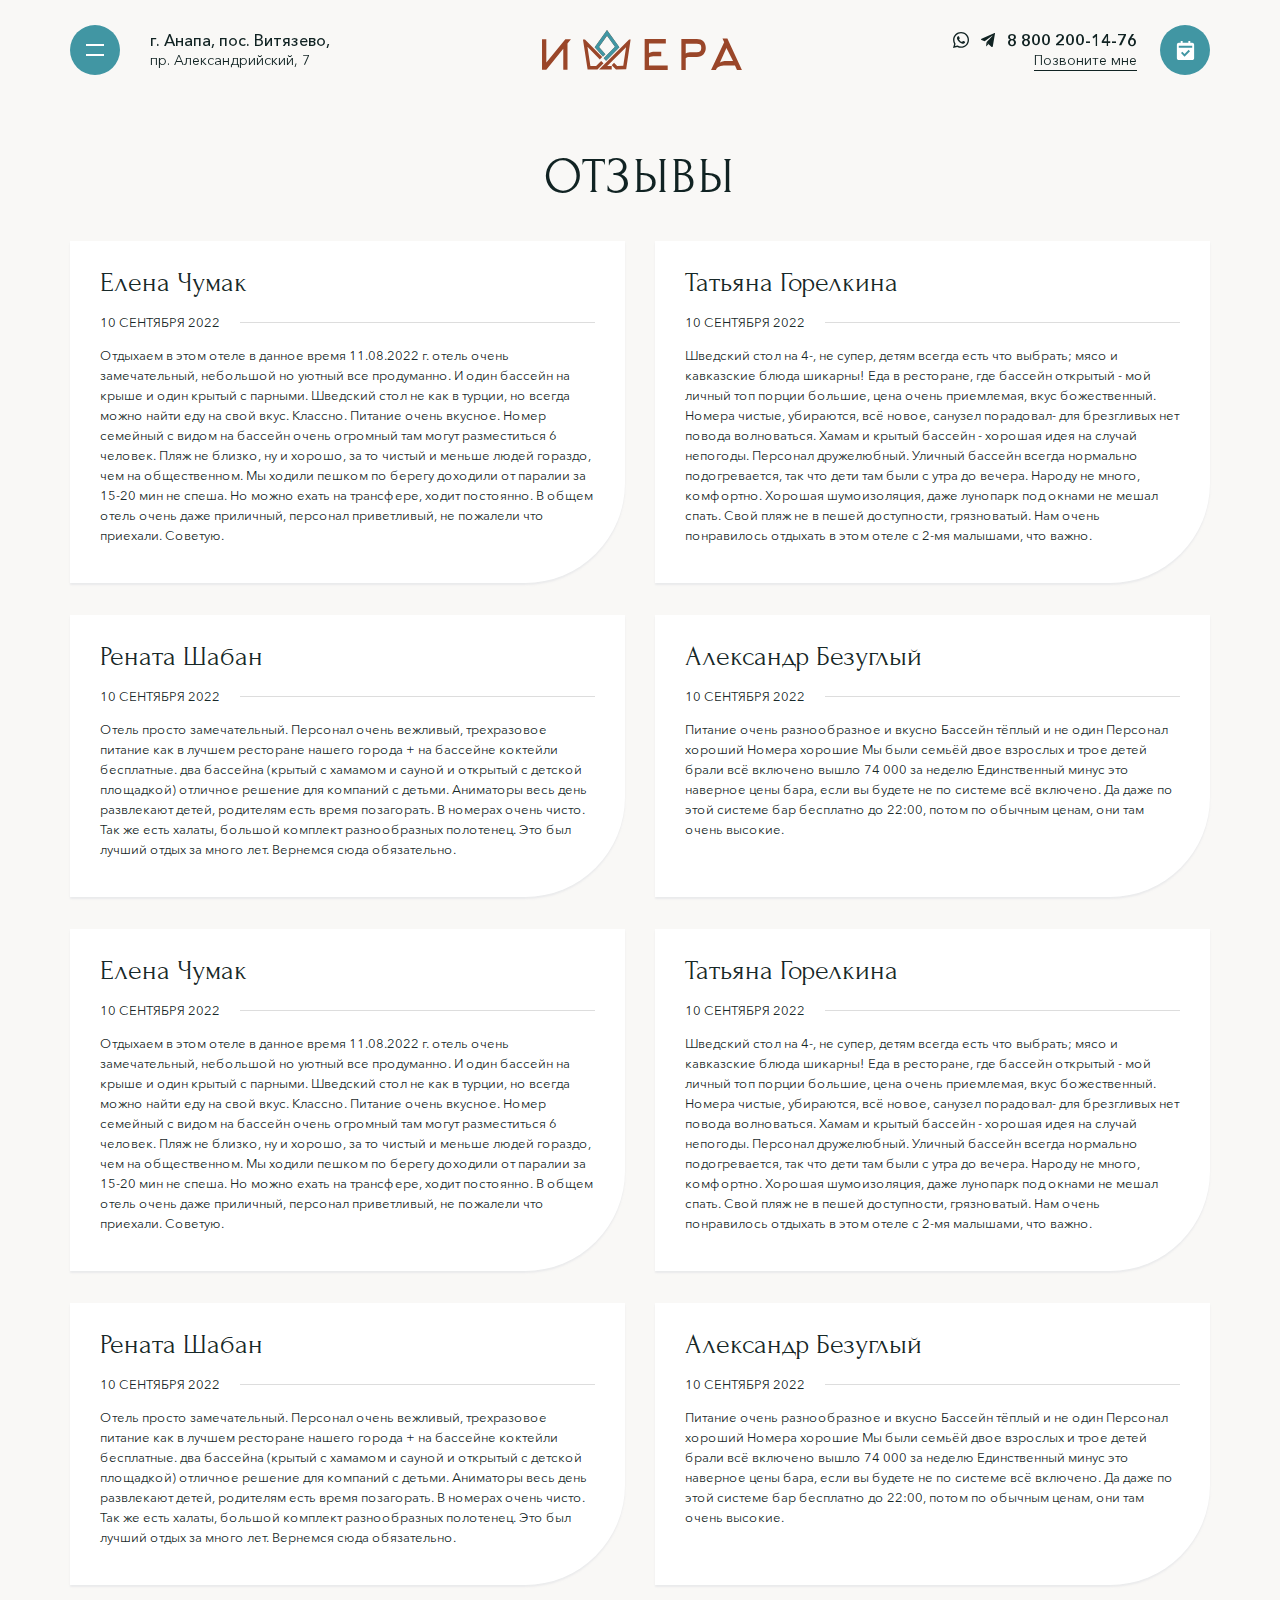
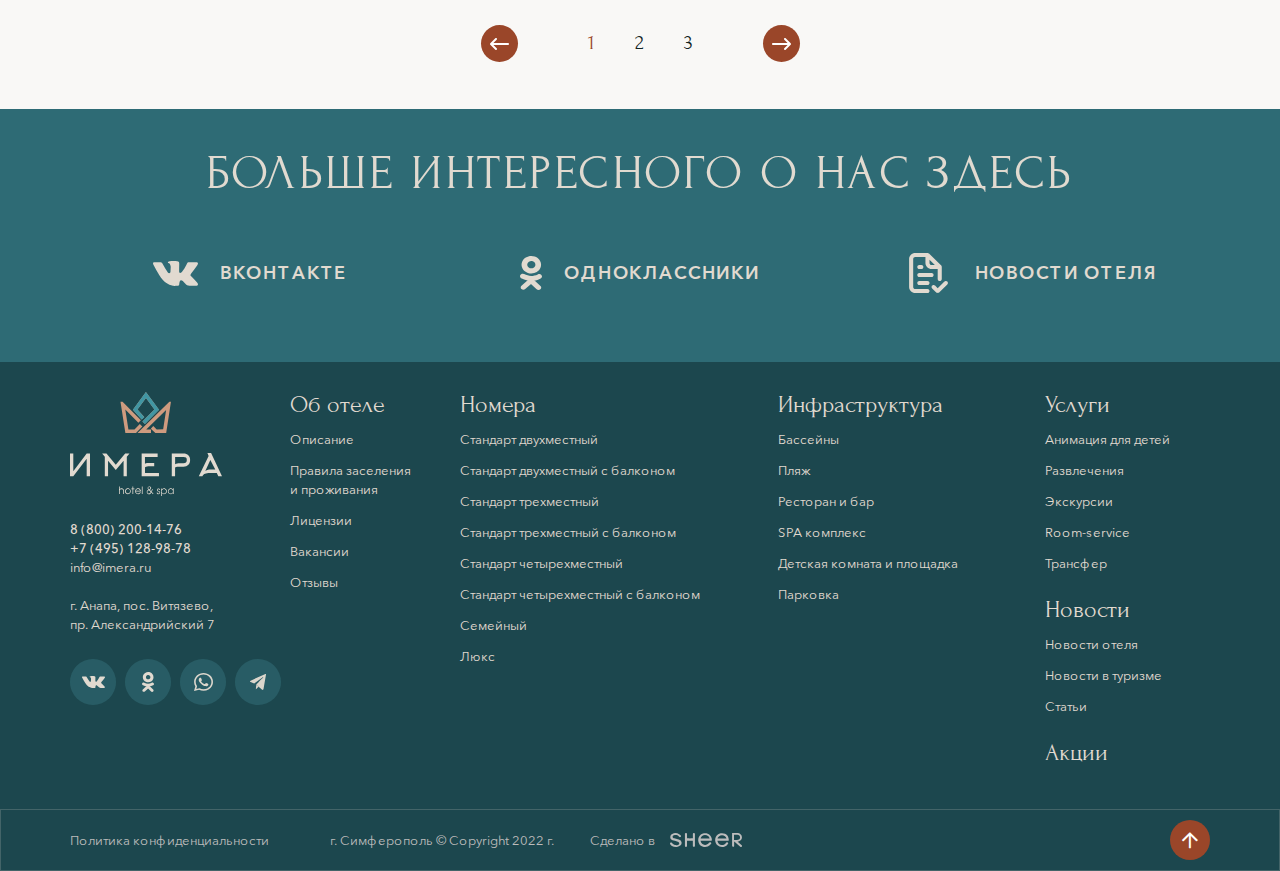
<file: reviews.html>
<!DOCTYPE html>
<!--[if lt IE 7]><html lang="ru" class="lt-ie9 lt-ie8 lt-ie7"><![endif]-->
<!--[if IE 7]><html lang="ru" class="lt-ie9 lt-ie8"><![endif]-->
<!--[if IE 8]><html lang="ru" class="lt-ie9"><![endif]-->
<!--[if gt IE 8]><!-->
<html lang="ru">
<!--<![endif]-->
<head>
	<meta charset="utf-8" />
	<title>Заголовок</title>
	<meta http-equiv="X-UA-Compatible" content="IE=edge" />
	<meta name="viewport" content="width=device-width, initial-scale=1.0" />
	<meta name="format-detection" content="telephone=no" />
	<link rel="shortcut icon" href="favicon.png" />
	<link rel="stylesheet" href="libs/bootstrap/bootstrap-grid.css" />
	<link rel="stylesheet" href="libs/fontawesome-free-5.12.0-web/css/all.min.css" />
	<link rel="stylesheet" href="libs/fancybox/jquery.fancybox.css" />
	<link rel="stylesheet" href="libs/slick-1.5.9/slick/slick.css" />
	<link rel="stylesheet" href="libs/slick-1.5.9/slick/slick-theme.css" />
	<link rel="stylesheet" href="libs/swiper/swiper-bundle.min.css" />
	<link rel="stylesheet" href="libs/animate/animate.min.css" />
	<link rel="stylesheet" href="css/fonts.css" />
	<link rel="stylesheet" href="css/main.css?ver=1.12" />
	<link rel="stylesheet" href="css/media.css?ver=1.12" />
</head>
<body>

	<div class="preloader"> 
		<div class="preloader__first">
			<a href="#" class="logo">
				<img src="img/logo.svg" alt="alt">
			</a>
		</div>
		<div class="preloader__second"></div>
	</div>

	<div class="wrapper wrapper_page">

		<header class="header default">
			<div class="container">
				<div class="header__wrapper">
					<div class="header__left">
						<span class="sandwich">
							<span class="sw-topper"></span>
							<span class="sw-footer"></span>
						</span>
						<div class="location"><strong>г. Анапа, пос. Витязево,</strong> пр. Александрийский, 7</div>
					</div>
					<a href="#" class="logo">
						<img src="img/logo_page.svg" alt="alt">
					</a>
					<div class="header__right">
						<div class="header__contacts">
							<div class="contacts-line">
								<ul class="social-list">
									<li><a href="#"><img src="img/wp.svg" alt="alt"></a></li>
									<li><a href="#"><img src="img/tg.svg" alt="alt"></a></li>
								</ul>
								<a href="tel:+88002001476" class="phone-main">8 800 200-14-76</a>
							</div>
							<a href="#" class="link-page">Позвоните мне</a>
						</div>
						<a href="#" class="btn-circle">
							<img src="img/calendar.svg" alt="aly">
						</a>
					</div>
				</div>
			</div>
			<div class="menu-dropdown">
				<div class="container">
					<div class="logo-wrapper">
						<a href="#" class="logo">
							<img src="img/logo_menu.svg" alt="alt">
						</a>
					</div>
					<div class="row">
						<div class="col-lg-3">
							<ul class="menu">
								<li>
									<div class="menu__item">
										<a href="#">Об отеле</a>
										<i class="far fa-chevron-right"></i>
									</div>
									<ul>
										<li><a href="#">Об отеле</a></li>
										<li><a href="#">Об отеле</a></li>
										<li><a href="#">Об отеле</a></li>
										<li><a href="#">Об отеле</a></li>
									</ul>
								</li>
								<li>
									<div class="menu__item">
										<a href="#">Номера</a>
										<i class="far fa-chevron-right"></i>
									</div>
									<ul>
										<li><a href="#">Стандарт двухместный</a></li>
										<li><a href="#">Стандарт двухместный с балконом</a></li>
										<li><a href="#">Стандарт трехместный</a></li>
										<li><a href="#">Стандарт трехместный с балконом</a></li>
										<li><a href="#">Стандарт четырехместный</a></li>
										<li><a href="#">Стандарт четырехместный с балконом</a></li>
										<li><a href="#">Семейный</a></li>
										<li><a href="#">Люкс</a></li>
									</ul>
								</li>
								<li>
									<div class="menu__item">
										<a href="#">Инфраструктура</a>
										<i class="far fa-chevron-right"></i>
									</div>
									<ul>
										<li><a href="#">Инфраструктура</a></li>
										<li><a href="#">Инфраструктура</a></li>
										<li><a href="#">Инфраструктура</a></li>
										<li><a href="#">Инфраструктура</a></li>
									</ul>
								</li>
								<li>
									<div class="menu__item">
										<a href="#">Услуги</a>
										<i class="far fa-chevron-right"></i>
									</div>
									<ul>
										<li><a href="#">Услуги</a></li>
										<li><a href="#">Услуги</a></li>
										<li><a href="#">Услуги</a></li>
										<li><a href="#">Услуги</a></li>
										<li><a href="#">Услуги</a></li>
									</ul>
								</li>
								<li>
									<div class="menu__item">
										<a href="#">Новости</a>
										<i class="far fa-chevron-right"></i>
									</div>
									<ul>
										<li><a href="#">Новости</a></li>
										<li><a href="#">Новости</a></li>
										<li><a href="#">Новости</a></li>
										<li><a href="#">Новости</a></li>
									</ul>
								</li>
								<li>
									<div class="menu__item">
										<a href="#">Акции</a>
									</div>
								</li>
								<li>
									<div class="menu__item">
										<a href="#">Контакты</a>
									</div>
								</li>
							</ul>
						</div>
						<div class="col-lg-3 offset-lg-3 align-self-end">
							<ul class="list-social">
								<li><a href="#"><img src="img/s_vk.svg" alt="alt"></a></li>
								<li><a href="#"><img src="img/s_ok.svg" alt="alt"></a></li>
								<li><a href="#"><img src="img/s_wp.svg" alt="alt"></a></li>
								<li><a href="#"><img src="img/s_tg.svg" alt="alt"></a></li>
							</ul>
						</div>
					</div>
				</div>
			</div>
		</header>

		<section class="page-reviews">
			<div class="container">
				<h1 class="title-section">отзывы</h1>
				<div class="row row_reviews">
					<div class="col-lg-6">
						<div class="item-review">
							<div class="title-middle">Елена Чумак</div>
							<div class="date-main">10 сентября 2022</div>
							<p>Отдыхаем в этом отеле в данное время 11.08.2022 г. отель очень замечательный, небольшой но уютный все продуманно. И один бассейн на крыше и один крытый с парными. Шведский стол не как в турции, но всегда можно найти еду на свой вкус. Классно. Питание очень вкусное. Номер семейный с видом на бассейн очень огромный там могут разместиться  6 человек. Пляж не близко, ну и хорошо, за то чистый и меньше людей гораздо, чем на общественном. Мы ходили пешком по берегу доходили от паралии за 15-20 мин не спеша. Но можно ехать на трансфере, ходит постоянно. В общем отель очень даже приличный, персонал приветливый, не пожалели что приехали. Советую.</p>
						</div>
					</div>
					<div class="col-lg-6">
						<div class="item-review">
							<div class="title-middle">Татьяна Горелкина</div>
							<div class="date-main">10 сентября 2022</div>
							<p>Шведский стол на 4-, не супер, детям всегда есть что выбрать; мясо и кавказские блюда шикарны! Еда в ресторане, где бассейн открытый - мой личный топ порции большие, цена очень приемлемая, вкус божественный. Номера чистые, убираются, всё новое, санузел порадовал- для брезгливых нет повода волноваться. Хамам и крытый бассейн - хорошая идея на случай непогоды. Персонал дружелюбный. Уличный бассейн всегда нормально подогревается, так что дети там были с утра до вечера. Народу не много, комфортно. Хорошая шумоизоляция, даже лунопарк под окнами не мешал спать. Свой пляж не в пешей доступности, грязноватый. Нам очень понравилось отдыхать в этом отеле с 2-мя малышами, что важно.</p>
						</div>
					</div>
					<div class="col-lg-6">
						<div class="item-review">
							<div class="title-middle">Рената Шабан</div>
							<div class="date-main">10 сентября 2022</div>
							<p>Отель просто замечательный. Персонал очень вежливый, трехразовое питание как в лучшем ресторане нашего города + на бассейне коктейли бесплатные. два бассейна (крытый с хамамом и сауной и открытый с детской площадкой) отличное решение для компаний с детьми. Аниматоры весь день развлекают детей, родителям есть время позагорать. В номерах очень чисто. Так же есть халаты, большой комплект разнообразных полотенец. Это был лучший отдых за много лет. Вернемся сюда обязательно.</p>
						</div>
					</div>
					<div class="col-lg-6">
						<div class="item-review">
							<div class="title-middle">Александр Безуглый</div>
							<div class="date-main">10 сентября 2022</div>
							<p>Питание очень разнообразное и вкусно Бассейн тёплый и не один Персонал хороший Номера хорошие Мы были семьёй двое взрослых и трое детей брали всё включено вышло 74 000 за неделю Единственный минус это наверное цены бара, если вы будете не по системе всё включено. Да даже по этой системе бар бесплатно до 22:00, потом по обычным ценам, они там очень высокие.</p>
						</div>
					</div>
					<div class="col-lg-6">
						<div class="item-review">
							<div class="title-middle">Елена Чумак</div>
							<div class="date-main">10 сентября 2022</div>
							<p>Отдыхаем в этом отеле в данное время 11.08.2022 г. отель очень замечательный, небольшой но уютный все продуманно. И один бассейн на крыше и один крытый с парными. Шведский стол не как в турции, но всегда можно найти еду на свой вкус. Классно. Питание очень вкусное. Номер семейный с видом на бассейн очень огромный там могут разместиться  6 человек. Пляж не близко, ну и хорошо, за то чистый и меньше людей гораздо, чем на общественном. Мы ходили пешком по берегу доходили от паралии за 15-20 мин не спеша. Но можно ехать на трансфере, ходит постоянно. В общем отель очень даже приличный, персонал приветливый, не пожалели что приехали. Советую.</p>
						</div>
					</div>
					<div class="col-lg-6">
						<div class="item-review">
							<div class="title-middle">Татьяна Горелкина</div>
							<div class="date-main">10 сентября 2022</div>
							<p>Шведский стол на 4-, не супер, детям всегда есть что выбрать; мясо и кавказские блюда шикарны! Еда в ресторане, где бассейн открытый - мой личный топ порции большие, цена очень приемлемая, вкус божественный. Номера чистые, убираются, всё новое, санузел порадовал- для брезгливых нет повода волноваться. Хамам и крытый бассейн - хорошая идея на случай непогоды. Персонал дружелюбный. Уличный бассейн всегда нормально подогревается, так что дети там были с утра до вечера. Народу не много, комфортно. Хорошая шумоизоляция, даже лунопарк под окнами не мешал спать. Свой пляж не в пешей доступности, грязноватый. Нам очень понравилось отдыхать в этом отеле с 2-мя малышами, что важно.</p>
						</div>
					</div>
					<div class="col-lg-6">
						<div class="item-review">
							<div class="title-middle">Рената Шабан</div>
							<div class="date-main">10 сентября 2022</div>
							<p>Отель просто замечательный. Персонал очень вежливый, трехразовое питание как в лучшем ресторане нашего города + на бассейне коктейли бесплатные. два бассейна (крытый с хамамом и сауной и открытый с детской площадкой) отличное решение для компаний с детьми. Аниматоры весь день развлекают детей, родителям есть время позагорать. В номерах очень чисто. Так же есть халаты, большой комплект разнообразных полотенец. Это был лучший отдых за много лет. Вернемся сюда обязательно.</p>
						</div>
					</div>
					<div class="col-lg-6">
						<div class="item-review">
							<div class="title-middle">Александр Безуглый</div>
							<div class="date-main">10 сентября 2022</div>
							<p>Питание очень разнообразное и вкусно Бассейн тёплый и не один Персонал хороший Номера хорошие Мы были семьёй двое взрослых и трое детей брали всё включено вышло 74 000 за неделю Единственный минус это наверное цены бара, если вы будете не по системе всё включено. Да даже по этой системе бар бесплатно до 22:00, потом по обычным ценам, они там очень высокие.</p>
						</div>
					</div>
				</div>
				<div class="pager">
					<a class="prev page-numbers disabled" href="#"><img src="img/prev.svg" alt="alt"></a> 
					<span aria-current="page" class="page-numbers current" href="#">1</span> 
					<a class="page-numbers" href="#">2</a> 
					<a class="page-numbers" href="#">3</a>
					<a class="next page-numbers" href="#"><img src="img/next.svg" alt="alt"></a>
				</div>
			</div>
		</section>

		<section class="socials">
			<div class="container">
				<h2 class="title-section">Больше интересного о нас здесь</h2>
				<div class="row align-items-center">
					<div class="col-lg-4">
						<a href="#" class="link-social">
							<span class="link-social__icon">
								<img src="img/vk.svg" alt="alt">
							</span>
							<span class="letter-wrap">ВКОНТАКТЕ</span>
						</a>
					</div>
					<div class="col-lg-4">
						<a href="#" class="link-social">
							<span class="link-social__icon">
								<img src="img/ok.svg" alt="alt">
							</span>
							<span class="letter-wrap">одноклассники</span>
						</a>
					</div>
					<div class="col-lg-4">
						<a href="#" class="link-social">
							<span class="link-social__icon">
								<img src="img/file.svg" alt="alt">
							</span>
							<span class="letter-wrap">новости отеля</span>
						</a>
					</div>
				</div>
			</div>
		</section>

		<footer class="footer">
			<div class="container">
				<div class="row">
					<div class="col-lg-2">
						<a href="#" class="logo">
							<img src="img/logo2.svg" alt="alt">
						</a>
						<p><a href="tel:+88002001476"><strong>8 (800) 200-14-76</strong></a></p>
						<p><a href="tel:+74951289878"><strong>+7 (495) 128-98-78</strong></a></p>
						<p>info@imera.ru</p>
						<br>
						<p>г. Анапа, пос. Витязево, <br>пр. Александрийский 7</p>
						<ul class="list-social">
							<li><a href="#"><img src="img/s_vk.svg" alt="alt"></a></li>
							<li><a href="#"><img src="img/s_ok.svg" alt="alt"></a></li>
							<li><a href="#"><img src="img/s_wp.svg" alt="alt"></a></li>
							<li><a href="#"><img src="img/s_tg.svg" alt="alt"></a></li>
						</ul>
					</div>
					<div class="col-lg-2 footer__col">
						<div class="footer__title">Об отеле <i class="far fa-chevron-down"></i></div>
						<div class="footer__content">
							<ul class="footer__nav">
								<li><a href="#">Описание</a></li>
								<li><a href="#">Правила заселения <br>и проживания</a></li>
								<li><a href="#">Лицензии</a></li>
								<li><a href="#">Вакансии</a></li>
								<li><a href="#">Отзывы</a></li>
							</ul>
						</div>
					</div>
					<div class="col-lg-3">
						<div class="footer__title">Номера <i class="far fa-chevron-down"></i></div>
						<div class="footer__content">
							<ul class="footer__nav">
								<li><a href="#">Стандарт двухместный</a></li>
								<li><a href="#">Стандарт двухместный с балконом</a></li>
								<li><a href="#">Стандарт трехместный</a></li>
								<li><a href="#">Стандарт трехместный с балконом</a></li>
								<li><a href="#">Стандарт четырехместный</a></li>
								<li><a href="#">Стандарт четырехместный с балконом</a></li>
								<li><a href="#">Семейный</a></li>
								<li><a href="#">Люкс</a></li>
							</ul>
						</div>
					</div>
					<div class="col-lg-3 footer__col">
						<div class="footer__title">Инфраструктура <i class="far fa-chevron-down"></i></div>
						<div class="footer__content">
							<ul class="footer__nav">
								<li><a href="#">Бассейны</a></li>
								<li><a href="#">Пляж</a></li>
								<li><a href="#">Ресторан и бар</a></li>
								<li><a href="#">SPA комплекс</a></li>
								<li><a href="#">Детская комната и площадка</a></li>
								<li><a href="#">Парковка</a></li>
							</ul>
						</div>
					</div>
					<div class="col-lg-2">
						<div class="footer__title">Услуги <i class="far fa-chevron-down"></i></div>
						<div class="footer__content">
							<ul class="footer__nav">
								<li><a href="#">Анимация для детей</a></li>
								<li><a href="#">Развлечения</a></li>
								<li><a href="#">Экскурсии</a></li>
								<li><a href="#">Room-service</a></li>
								<li><a href="#">Трансфер</a></li>
							</ul>
						</div>
						<div class="footer__title">Новости <i class="far fa-chevron-down"></i></div>
						<div class="footer__content">
							<ul class="footer__nav">
								<li><a href="#">Новости отеля</a></li>
								<li><a href="#">Новости в туризме</a></li>
								<li><a href="#">Статьи</a></li>
							</ul>
						</div>
						<a href="#" class="footer__title">Акции</a>
					</div>
				</div>
			</div>
			<div class="footer-bottom">
				<div class="container">
					<div class="row align-items-center">
						<div class="col-lg">
							<a href="#">Политика конфиденциальности </a>
						</div>
						<div class="col-lg">
							<p>г. Симферополь © Copyright  2022 г.</p>
						</div>
						<div class="col-lg">
							<div class="create">Сделано в <a href="#"><img src="img/copy.svg" alt="alt"></a></div>
						</div>
						<div class="col-xl-4 col-lg">
							<a href="#" class="btn_top"><i class="far fa-arrow-up"></i></a>
						</div>
					</div>
				</div>
			</div>
		</footer>

	</div>

	<!--[if lt IE 9]>
	<script src="libs/html5shiv/es5-shim.min.js"></script>
	<script src="libs/html5shiv/html5shiv.min.js"></script>
	<script src="libs/html5shiv/html5shiv-printshiv.min.js"></script>
	<script src="libs/respond/respond.min.js"></script>
<![endif]-->
<script src="libs/jquery/jquery-3.6.0.min.js"></script>
<script src="libs/jquery-mousewheel/jquery.mousewheel.min.js"></script>
<script src="libs/fancybox/jquery.fancybox.pack.js"></script>
<script src="libs/slick-1.5.9/slick/slick.min.js"></script>
<script src="libs/scroll2id/PageScroll2id.min.js"></script>
<script src="libs/animate/wow.min.js"></script>
<script src="libs/animate/animate-css.js"></script>
<script src="libs/mask/jquery.maskedinput.js"></script>
<script src="libs/swiper/swiper-bundle.min.js"></script>
<script src="libs/tweenmax/TweenMax.min.js"></script>
<script src="libs/jQueryFormStyler-master/jquery.formstyler.min.js"></script>
<script src="js/common.js?ver=1.12"></script>
<!-- Yandex.Metrika counter --><!-- /Yandex.Metrika counter -->
<!-- Google Analytics counter --><!-- /Google Analytics counter -->
</body>
</html>
</file>
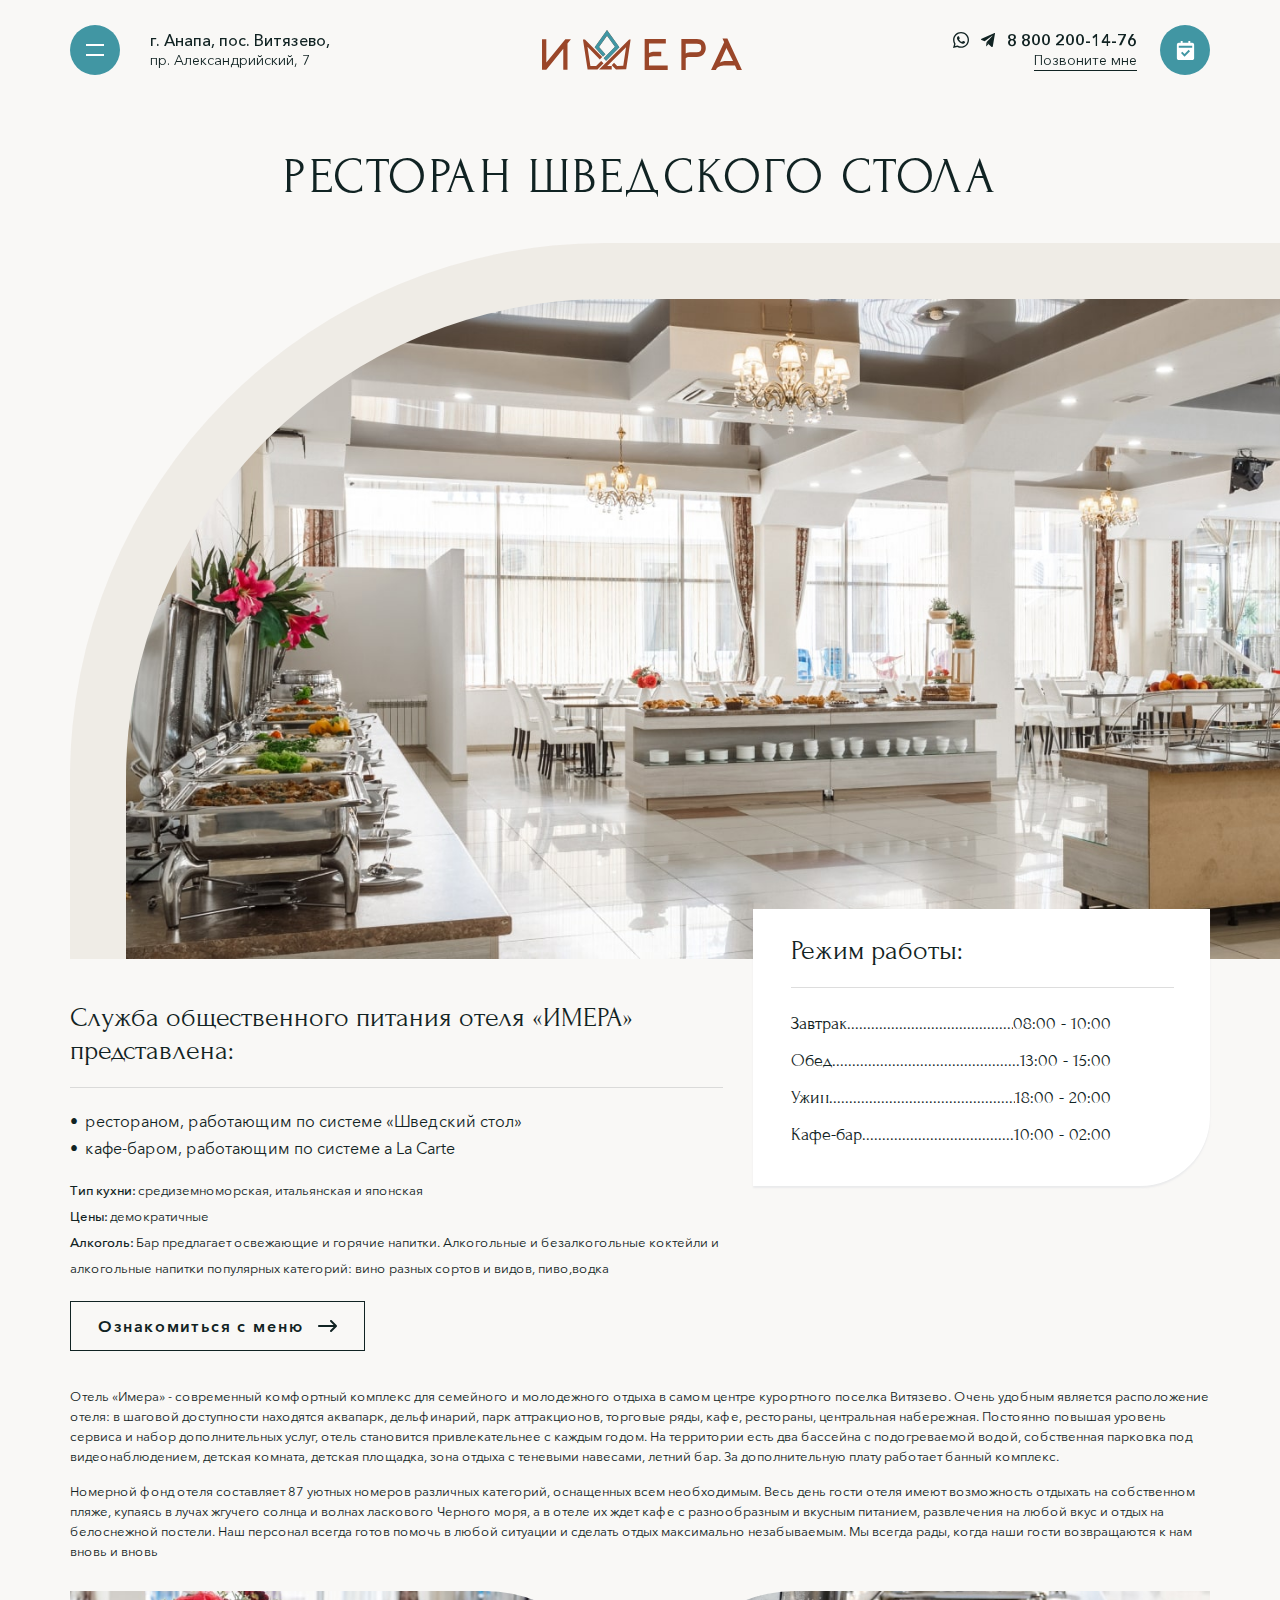
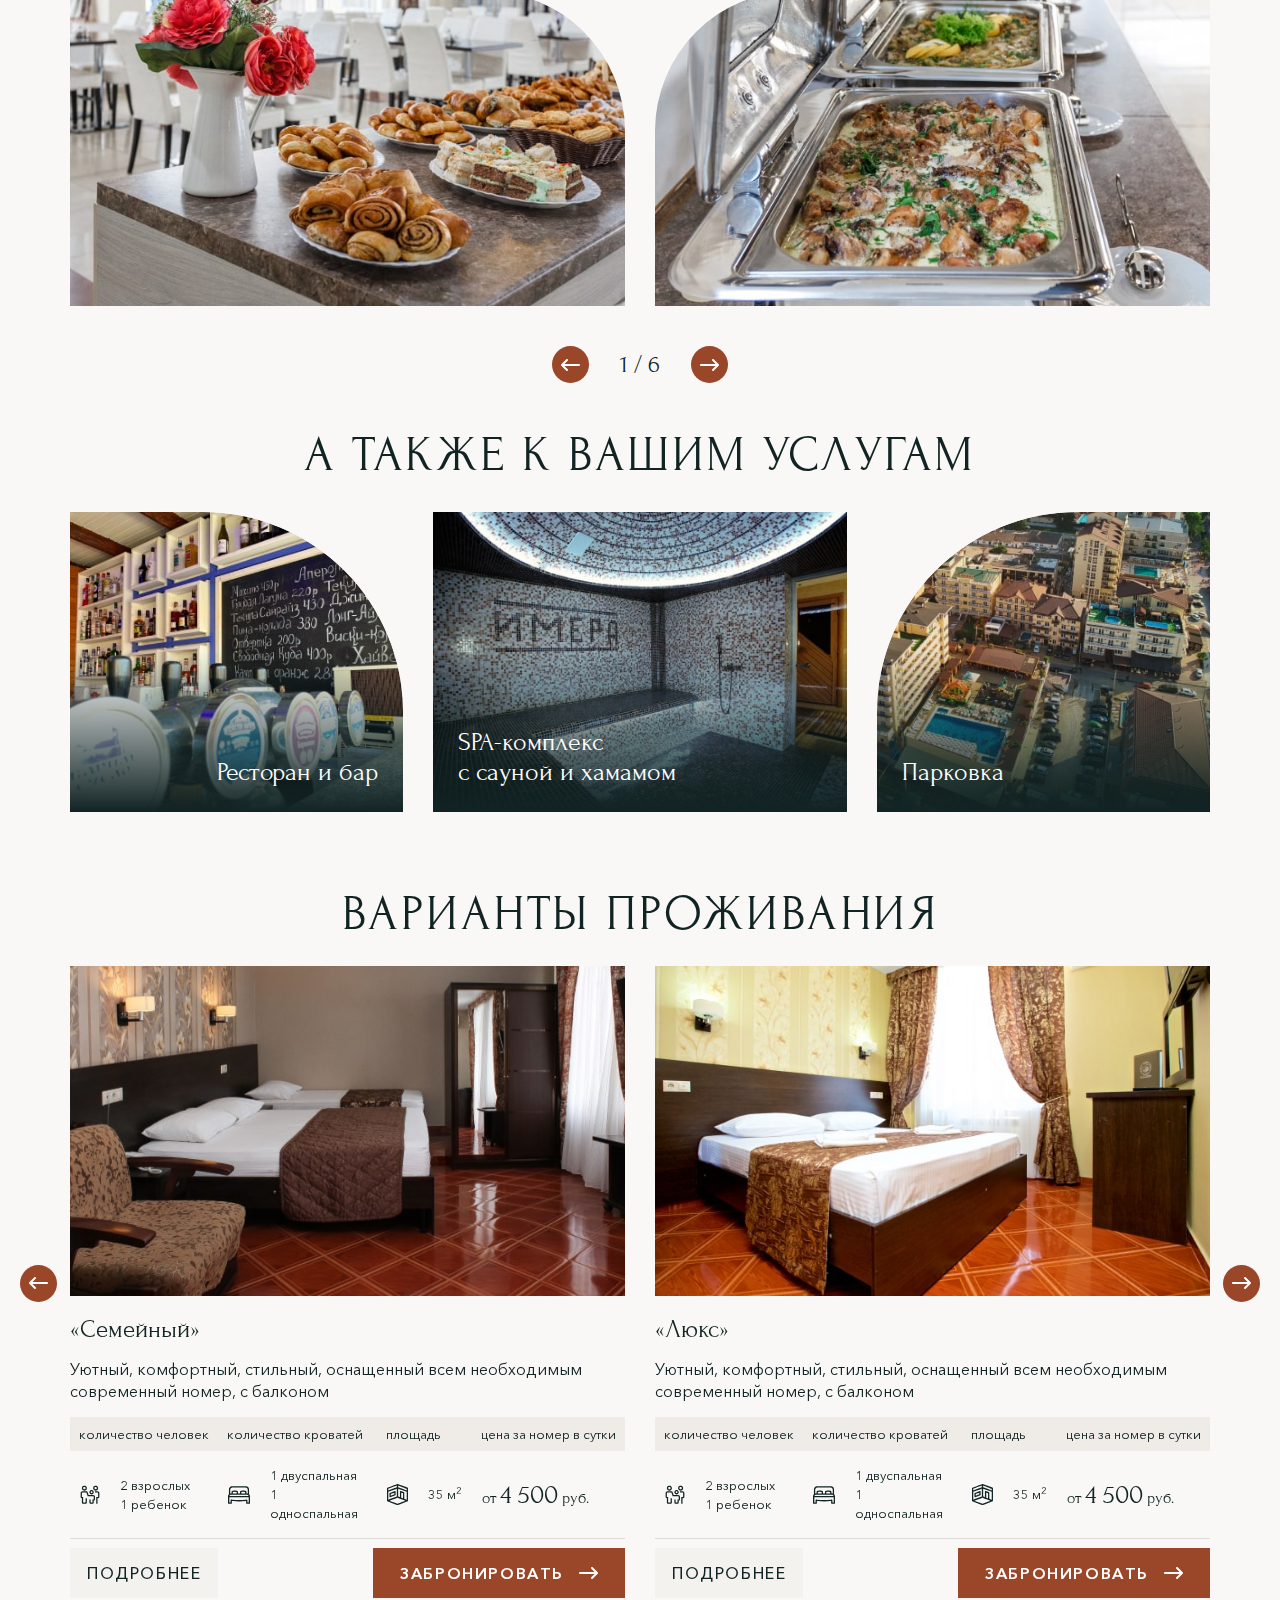
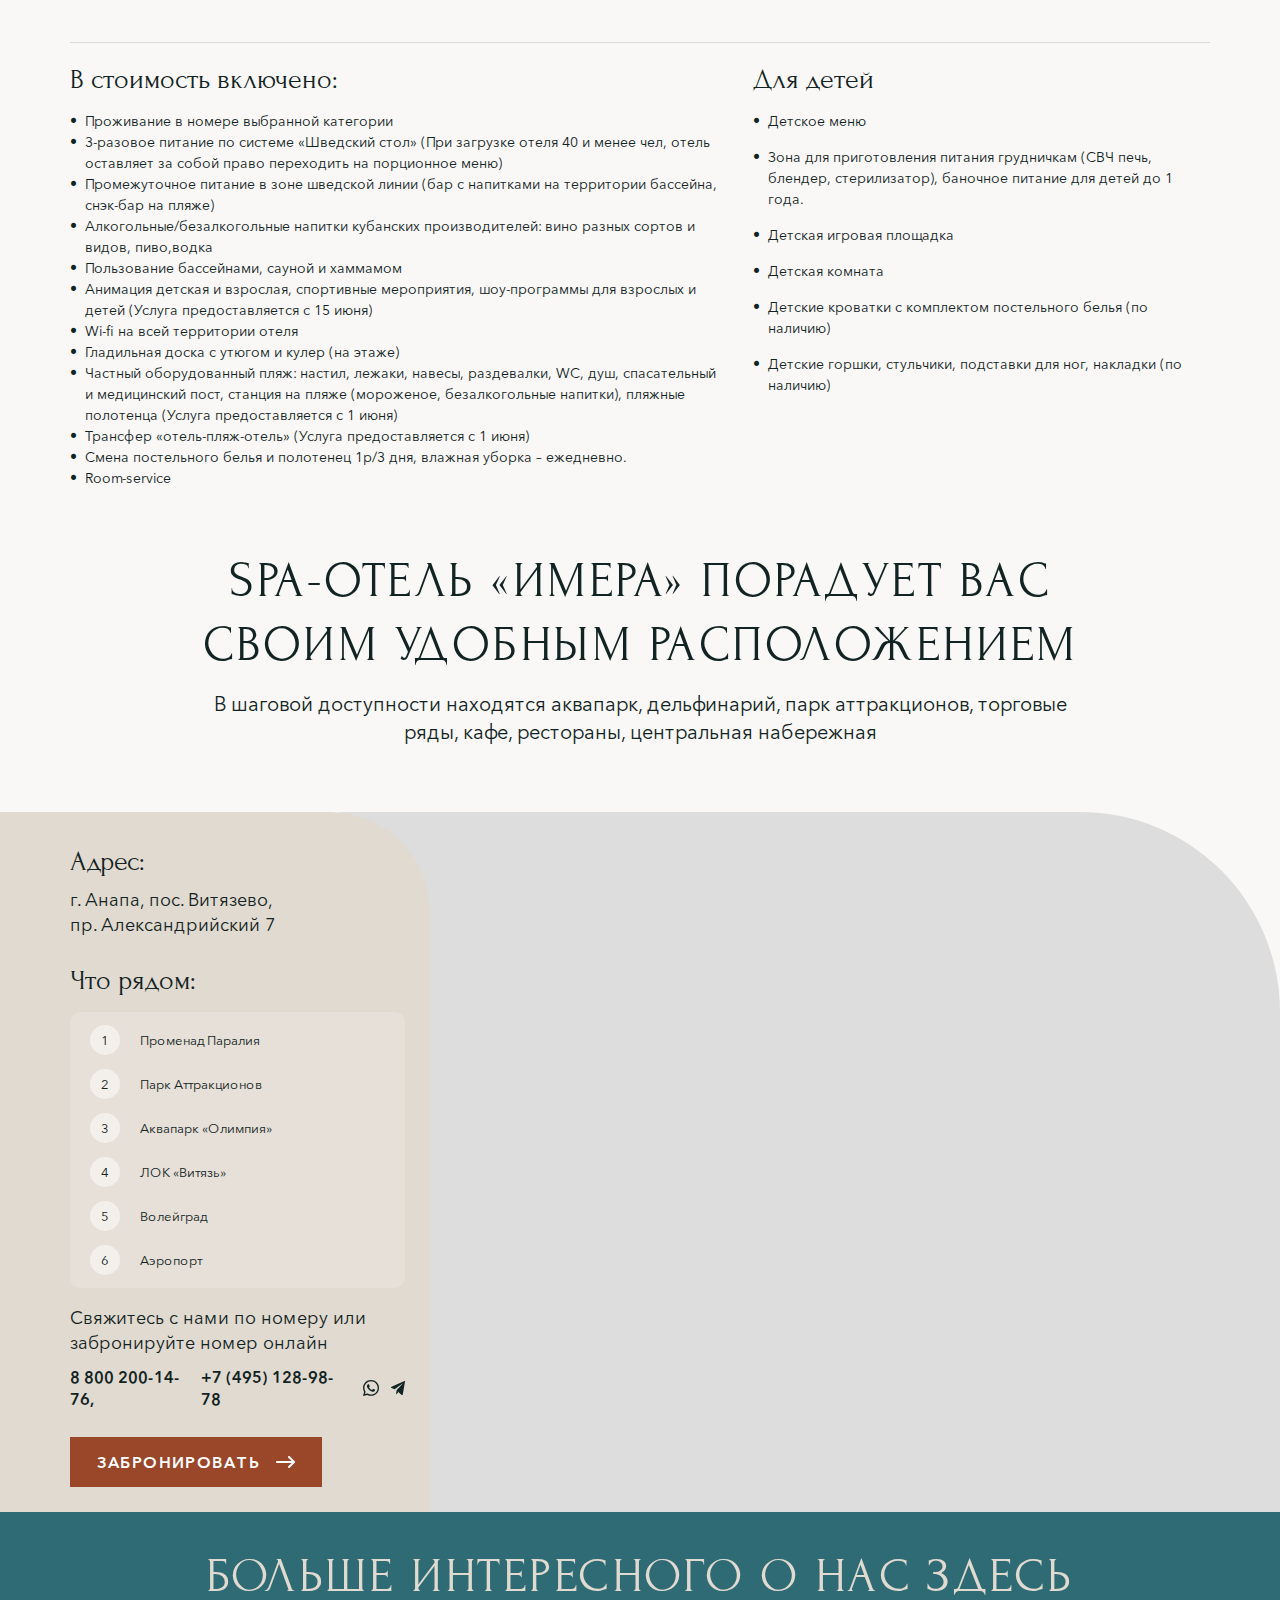
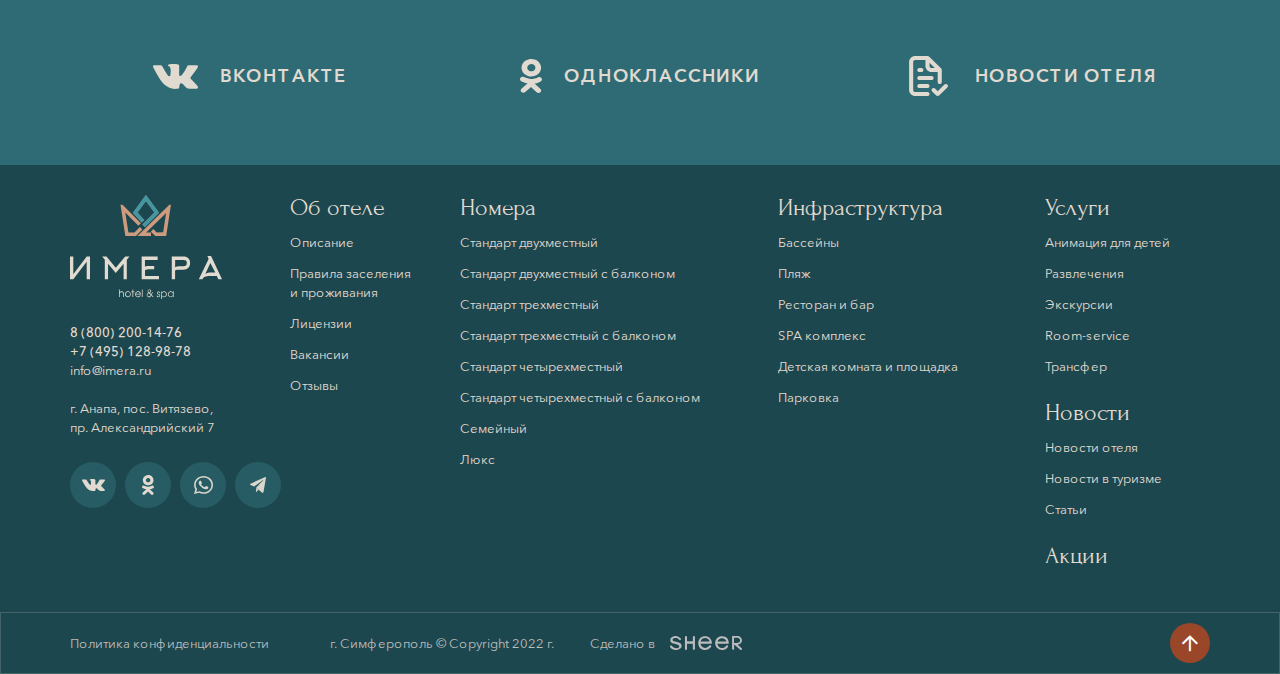
<file: service.html>
<!DOCTYPE html>
<!--[if lt IE 7]><html lang="ru" class="lt-ie9 lt-ie8 lt-ie7"><![endif]-->
<!--[if IE 7]><html lang="ru" class="lt-ie9 lt-ie8"><![endif]-->
<!--[if IE 8]><html lang="ru" class="lt-ie9"><![endif]-->
<!--[if gt IE 8]><!-->
<html lang="ru">
<!--<![endif]-->
<head>
	<meta charset="utf-8" />
	<title>Заголовок</title>
	<meta http-equiv="X-UA-Compatible" content="IE=edge" />
	<meta name="viewport" content="width=device-width, initial-scale=1.0" />
	<meta name="format-detection" content="telephone=no" />
	<link rel="shortcut icon" href="favicon.png" />
	<link rel="stylesheet" href="libs/bootstrap/bootstrap-grid.css" />
	<link rel="stylesheet" href="libs/fontawesome-free-5.12.0-web/css/all.min.css" />
	<link rel="stylesheet" href="libs/fancybox/jquery.fancybox.css" />
	<link rel="stylesheet" href="libs/slick-1.5.9/slick/slick.css" />
	<link rel="stylesheet" href="libs/slick-1.5.9/slick/slick-theme.css" />
	<link rel="stylesheet" href="libs/swiper/swiper-bundle.min.css" />
	<link rel="stylesheet" href="libs/animate/animate.min.css" />
	<link rel="stylesheet" href="css/fonts.css" />
	<link rel="stylesheet" href="css/main.css?ver=1.12" />
	<link rel="stylesheet" href="css/media.css?ver=1.12" />
</head>
<body>
	
	<div class="preloader"> 
		<div class="preloader__first">
			<a href="#" class="logo">
				<img src="img/logo.svg" alt="alt">
			</a>
		</div>
		<div class="preloader__second"></div>
	</div>

	<div class="wrapper wrapper_page">

		<header class="header default">
			<div class="container">
				<div class="header__wrapper">
					<div class="header__left">
						<span class="sandwich">
							<span class="sw-topper"></span>
							<span class="sw-footer"></span>
						</span>
						<div class="location"><strong>г. Анапа, пос. Витязево,</strong> пр. Александрийский, 7</div>
					</div>
					<a href="#" class="logo">
						<img src="img/logo_page.svg" alt="alt">
					</a>
					<div class="header__right">
						<div class="header__contacts">
							<div class="contacts-line">
								<ul class="social-list">
									<li><a href="#"><img src="img/wp.svg" alt="alt"></a></li>
									<li><a href="#"><img src="img/tg.svg" alt="alt"></a></li>
								</ul>
								<a href="tel:+88002001476" class="phone-main">8 800 200-14-76</a>
							</div>
							<a href="#" class="link-page">Позвоните мне</a>
						</div>
						<a href="#" class="btn-circle">
							<img src="img/calendar.svg" alt="aly">
						</a>
					</div>
				</div>
			</div>
			<div class="menu-dropdown">
				<div class="container">
					<div class="logo-wrapper">
						<a href="#" class="logo">
							<img src="img/logo_menu.svg" alt="alt">
						</a>
					</div>
					<div class="row">
						<div class="col-lg-3">
							<ul class="menu">
								<li>
									<div class="menu__item">
										<a href="#">Об отеле</a>
										<i class="far fa-chevron-right"></i>
									</div>
									<ul>
										<li><a href="#">Об отеле</a></li>
										<li><a href="#">Об отеле</a></li>
										<li><a href="#">Об отеле</a></li>
										<li><a href="#">Об отеле</a></li>
									</ul>
								</li>
								<li>
									<div class="menu__item">
										<a href="#">Номера</a>
										<i class="far fa-chevron-right"></i>
									</div>
									<ul>
										<li><a href="#">Стандарт двухместный</a></li>
										<li><a href="#">Стандарт двухместный с балконом</a></li>
										<li><a href="#">Стандарт трехместный</a></li>
										<li><a href="#">Стандарт трехместный с балконом</a></li>
										<li><a href="#">Стандарт четырехместный</a></li>
										<li><a href="#">Стандарт четырехместный с балконом</a></li>
										<li><a href="#">Семейный</a></li>
										<li><a href="#">Люкс</a></li>
									</ul>
								</li>
								<li>
									<div class="menu__item">
										<a href="#">Инфраструктура</a>
										<i class="far fa-chevron-right"></i>
									</div>
									<ul>
										<li><a href="#">Инфраструктура</a></li>
										<li><a href="#">Инфраструктура</a></li>
										<li><a href="#">Инфраструктура</a></li>
										<li><a href="#">Инфраструктура</a></li>
									</ul>
								</li>
								<li>
									<div class="menu__item">
										<a href="#">Услуги</a>
										<i class="far fa-chevron-right"></i>
									</div>
									<ul>
										<li><a href="#">Услуги</a></li>
										<li><a href="#">Услуги</a></li>
										<li><a href="#">Услуги</a></li>
										<li><a href="#">Услуги</a></li>
										<li><a href="#">Услуги</a></li>
									</ul>
								</li>
								<li>
									<div class="menu__item">
										<a href="#">Новости</a>
										<i class="far fa-chevron-right"></i>
									</div>
									<ul>
										<li><a href="#">Новости</a></li>
										<li><a href="#">Новости</a></li>
										<li><a href="#">Новости</a></li>
										<li><a href="#">Новости</a></li>
									</ul>
								</li>
								<li>
									<div class="menu__item">
										<a href="#">Акции</a>
									</div>
								</li>
								<li>
									<div class="menu__item">
										<a href="#">Контакты</a>
									</div>
								</li>
							</ul>
						</div>
						<div class="col-lg-3 offset-lg-3 align-self-end">
							<ul class="list-social">
								<li><a href="#"><img src="img/s_vk.svg" alt="alt"></a></li>
								<li><a href="#"><img src="img/s_ok.svg" alt="alt"></a></li>
								<li><a href="#"><img src="img/s_wp.svg" alt="alt"></a></li>
								<li><a href="#"><img src="img/s_tg.svg" alt="alt"></a></li>
							</ul>
						</div>
					</div>
				</div>
			</div>
		</header>

		<section class="page-service">
			<div class="container">
				<h1 class="title-section">ресторан шведского стола</h1>
				<div class="billbord-block">
					<div class="image-billbord">
						<img src="img/billbord_service1.jpg" alt="alt">
					</div>
				</div>
				<div class="row">
					<div class="col-lg-7">
						<div class="service-info">
							<div class="title-middle title-middle_page">Служба общественного питания отеля «ИМЕРА» представлена:</div>
							<ul>
								<li>рестораном, работающим по системе «Шведский стол»</li>
								<li>кафе-баром, работающим по системе a La Carte </li>
							</ul>
							<p><strong>Тип кухни:</strong> средиземноморская, итальянская и японская </p>
							<p><strong>Цены:</strong> демократичные </p>
							<p><strong>Алкоголь:</strong> Бар предлагает освежающие и горячие напитки. Алкогольные и безалкогольные коктейли и алкогольные напитки популярных категорий: вино разных сортов и видов, пиво,водка</p>
							<a href="#" class="btn-main btn-main_page"><span class="letter-wrap">Ознакомиться с меню</span><img src="img/right3.svg" alt="alt"></a>
						</div>
					</div>
					<div class="col-lg-5">
						<div class="service-feature">
							<div class="title-middle title-middle_page">Режим работы:</div>
							<div class="feature-service">
								<div>Завтрак</div>
								<div>08:00 - 10:00</div>
							</div>
							<div class="feature-service">
								<div>Обед</div>
								<div>13:00 - 15:00</div>
							</div>
							<div class="feature-service">
								<div>Ужин</div>
								<div>18:00 - 20:00</div>
							</div>
							<div class="feature-service">
								<div>Кафе-бар</div>
								<div>10:00 - 02:00</div>
							</div>
						</div>
					</div>
				</div>
				<div class="text-service">
					<p>Отель «Имера» - современный комфортный комплекс для семейного и молодежного отдыха в самом центре курортного поселка Витязево. Очень удобным является расположение отеля: в шаговой доступности находятся аквапарк, дельфинарий, парк аттракционов, торговые ряды, кафе, рестораны, центральная набережная. Постоянно повышая уровень сервиса и набор дополнительных услуг, отель становится привлекательнее с каждым годом. На территории есть два бассейна с подогреваемой водой, собственная парковка под видеонаблюдением, детская комната, детская площадка, зона отдыха с теневыми навесами, летний бар. За дополнительную плату работает банный комплекс.</p>
					<p>Номерной фонд отеля составляет 87 уютных номеров различных категорий, оснащенных всем необходимым. Весь день гости отеля имеют возможность отдыхать на собственном пляже, купаясь в лучах жгучего солнца и волнах ласкового Черного моря, а в отеле их ждет кафе с разнообразным и вкусным питанием, развлечения на любой вкус и отдых на белоснежной постели. Наш персонал всегда готов помочь в любой ситуации и сделать отдых максимально незабываемым. Мы всегда рады, когда наши гости возвращаются к нам вновь и вновь</p>
				</div>
				<div class="swiper swiper-gallery">
					<div class="swiper-wrapper">
						<div class="swiper-slide">
							<div class="image-slide">
								<img src="img/slide_service1.jpg" alt="alt">
							</div>
						</div>
						<div class="swiper-slide">
							<div class="image-slide">
								<img src="img/slide_service2.jpg" alt="alt">
							</div>
						</div>
						<div class="swiper-slide">
							<div class="image-slide">
								<img src="img/slide_service1.jpg" alt="alt">
							</div>
						</div>
						<div class="swiper-slide">
							<div class="image-slide">
								<img src="img/slide_service2.jpg" alt="alt">
							</div>
						</div>
						<div class="swiper-slide">
							<div class="image-slide">
								<img src="img/slide_service1.jpg" alt="alt">
							</div>
						</div>
						<div class="swiper-slide">
							<div class="image-slide">
								<img src="img/slide_service2.jpg" alt="alt">
							</div>
						</div>
					</div>
					<div class="swiper-arrows">
						<div class="btn-swipe swiper-button-prev"><img src="img/prev.svg" alt="alt"></div>
						<div id="fraction-catalog" class="swiper-fraction"></div>
						<div class="btn-swipe swiper-button-next"><img src="img/next.svg" alt="alt"></div>
					</div>
				</div>
				<h2 class="title-section">а также к вашим услугам</h2>
				<div class="row row_services">
					<div class="col-small">
						<a href="#" class="item-service item-service_2">
							<img src="img/service2.jpg" alt="alt">
							<span class="item-service__content">
								<span class="item-service__title">Ресторан и бар</span>
							</span>
						</a>
					</div>
					<div class="col-middle">
						<a href="#" class="item-service item-service_3">
							<img src="img/service3.jpg" alt="alt">
							<span class="item-service__content">
								<span class="item-service__title">SPA-комплекс <br>с сауной и хамамом</span>
							</span>
						</a>
					</div>
					<div class="col-small">
						<a href="#" class="item-service item-service_4">
							<img src="img/service4.jpg" alt="alt">
							<span class="item-service__content">
								<span class="item-service__title">Парковка</span>
							</span>
						</a>
					</div>
				</div>
				<h2 class="title-section">Варианты проживания</h2>
				<div class="swiper-catalog-wrapper">
					<div class="swiper swiper-catalog">
						<div class="swiper-wrapper">
							<div class="swiper-slide">
								<div class="item-catalog">
									<ul class="slider-item">
										<li>
											<a href="#" class="item-catalog__image">
												<img src="img/catalog7.jpg" alt="alt">
											</a>
										</li>
										<li>
											<a href="#" class="item-catalog__image">
												<img src="img/catalog7.jpg" alt="alt">
											</a>
										</li>
									</ul>
									<a href="#" class="item-catalog__title">«Семейный» </a>
									<div class="item-catalog__text">Уютный, комфортный, стильный, оснащенный всем необходимым современный номер, с балконом</div>
									<div class="table-features">
										<table>
											<thead>
												<tr>
													<th>количество человек</th>
													<th>количество кроватей</th>
													<th>площадь</th>
													<th>цена за номер в сутки</th>
												</tr>
											</thead>
											<tbody>
												<tr>
													<td data-title="количество человек">
														<div class="feature-value"><img src="img/ic_people.svg" alt="alt">2 взрослых <br>1 ребенок</div>
													</td>
													<td data-title="количество кроватей">
														<div class="feature-value"><img src="img/ic_bed.svg" alt="alt">1 двуспальная <br>1 односпальная</div>
													</td>
													<td data-title="площадь">
														<div class="feature-value feature-value_area"><img src="img/ic_area.svg" alt="alt">35 м<sup>2</sup></div>
													</td>
													<td data-title="цена за номер в сутки">
														<div class="feature-price">от <span>4 500</span> руб.</div>
													</td>
												</tr>
											</tbody>
										</table>
									</div>
									<div class="item-catalog__bottom">
										<a href="#" class="btn-main btn-main_simple"><span class="letter-wrap">подробнее</span></a>
										<a href="#" class="btn-main"><span class="letter-wrap">ЗАБРОНИРОВАТЬ</span><img src="img/right.svg" alt="alt"></a>
									</div>
								</div>
							</div>
							<div class="swiper-slide">
								<div class="item-catalog">
									<ul class="slider-item">
										<li>
											<a href="#" class="item-catalog__image">
												<img src="img/catalog8.jpg" alt="alt">
											</a>
										</li>
										<li>
											<a href="#" class="item-catalog__image">
												<img src="img/catalog8.jpg" alt="alt">
											</a>
										</li>
									</ul>
									<a href="#" class="item-catalog__title">«Люкс»</a>
									<div class="item-catalog__text">Уютный, комфортный, стильный, оснащенный всем необходимым современный номер, с балконом</div>
									<div class="table-features">
										<table>
											<thead>
												<tr>
													<th>количество человек</th>
													<th>количество кроватей</th>
													<th>площадь</th>
													<th>цена за номер в сутки</th>
												</tr>
											</thead>
											<tbody>
												<tr>
													<td data-title="количество человек">
														<div class="feature-value"><img src="img/ic_people.svg" alt="alt">2 взрослых <br>1 ребенок</div>
													</td>
													<td data-title="количество кроватей">
														<div class="feature-value"><img src="img/ic_bed.svg" alt="alt">1 двуспальная <br>1 односпальная</div>
													</td>
													<td data-title="площадь">
														<div class="feature-value feature-value_area"><img src="img/ic_area.svg" alt="alt">35 м<sup>2</sup></div>
													</td>
													<td data-title="цена за номер в сутки">
														<div class="feature-price">от <span>4 500</span> руб.</div>
													</td>
												</tr>
											</tbody>
										</table>
									</div>
									<div class="item-catalog__bottom">
										<a href="#" class="btn-main btn-main_simple"><span class="letter-wrap">подробнее</span></a>
										<a href="#" class="btn-main"><span class="letter-wrap">ЗАБРОНИРОВАТЬ</span><img src="img/right.svg" alt="alt"></a>
									</div>
								</div>
							</div>
							<div class="swiper-slide">
								<div class="item-catalog">
									<ul class="slider-item">
										<li>
											<a href="#" class="item-catalog__image">
												<img src="img/catalog7.jpg" alt="alt">
											</a>
										</li>
										<li>
											<a href="#" class="item-catalog__image">
												<img src="img/catalog7.jpg" alt="alt">
											</a>
										</li>
									</ul>
									<a href="#" class="item-catalog__title">«Семейный» </a>
									<div class="item-catalog__text">Уютный, комфортный, стильный, оснащенный всем необходимым современный номер, с балконом</div>
									<div class="table-features">
										<table>
											<thead>
												<tr>
													<th>количество человек</th>
													<th>количество кроватей</th>
													<th>площадь</th>
													<th>цена за номер в сутки</th>
												</tr>
											</thead>
											<tbody>
												<tr>
													<td data-title="количество человек">
														<div class="feature-value"><img src="img/ic_people.svg" alt="alt">2 взрослых <br>1 ребенок</div>
													</td>
													<td data-title="количество кроватей">
														<div class="feature-value"><img src="img/ic_bed.svg" alt="alt">1 двуспальная <br>1 односпальная</div>
													</td>
													<td data-title="площадь">
														<div class="feature-value feature-value_area"><img src="img/ic_area.svg" alt="alt">35 м<sup>2</sup></div>
													</td>
													<td data-title="цена за номер в сутки">
														<div class="feature-price">от <span>4 500</span> руб.</div>
													</td>
												</tr>
											</tbody>
										</table>
									</div>
									<div class="item-catalog__bottom">
										<a href="#" class="btn-main btn-main_simple"><span class="letter-wrap">подробнее</span></a>
										<a href="#" class="btn-main"><span class="letter-wrap">ЗАБРОНИРОВАТЬ</span><img src="img/right.svg" alt="alt"></a>
									</div>
								</div>
							</div>
						</div>
					</div>
					<div class="swiper-arrows-catalog">
						<div class="btn-swipe swiper-button-prev"><img src="img/prev.svg" alt="alt"></div>
						<div class="swiper-fraction"></div>
						<div class="btn-swipe swiper-button-next"><img src="img/next.svg" alt="alt"></div>
					</div>
				</div>
				<div class="about-cart">
					<div class="row">
						<div class="col-lg-7">
							<div class="title-middle">В стоимость включено:</div>
							<ul>
								<li>Проживание в номере выбранной категории </li>
								<li>3-разовое питание по системе «Шведский стол» (При загрузке отеля 40 и менее чел, отель оставляет за собой право переходить на порционное меню)</li>
								<li>Промежуточное питание в зоне шведской линии (бар с напитками на территории бассейна, снэк-бар на пляже)</li>
								<li>Алкогольные/безалкогольные напитки кубанских производителей: вино разных сортов и видов, пиво,водка </li>
								<li>Пользование бассейнами, сауной и хаммамом</li>
								<li>Анимация детская и взрослая, спортивные мероприятия, шоу-программы для взрослых и детей (Услуга предоставляется с 15 июня) </li>
								<li>Wi-fi на всей территории отеля</li>
								<li>Гладильная доска с утюгом и кулер (на этаже)</li>
								<li>Частный оборудованный пляж: настил, лежаки, навесы, раздевалки, WC, душ, спасательный и медицинский пост, станция на пляже (мороженое, безалкогольные напитки), пляжные полотенца (Услуга предоставляется с 1 июня)</li>
								<li>Трансфер «отель-пляж-отель» (Услуга предоставляется с 1 июня)</li>
								<li>Смена постельного белья и полотенец 1р/3 дня, влажная уборка – ежедневно. </li>
								<li>Room-service</li>
							</ul>
						</div>
						<div class="col-lg-5">
							<div class="title-middle">Для детей</div>
							<ul>
								<li>Детское меню </li>
								<li>Зона для приготовления питания грудничкам (СВЧ печь, блендер, стерилизатор), баночное питание для детей до 1 года.</li>
								<li>Детская игровая площадка</li>
								<li>Детская комната</li>
								<li>Детские кроватки с комплектом постельного белья  (по наличию)</li>
								<li>Детские горшки, стульчики, подставки для ног, накладки (по наличию)</li>
							</ul>
						</div>
					</div>
				</div>
			</div>
		</section>

		<section class="contacts">
			<div class="container">
				<h2 class="title-section">
					<div>SPA-отель «Имера» порадует Вас</div> 
					<div>своим удобным расположением</div>
				</h2>
				<div class="descr-section">В шаговой доступности находятся аквапарк, дельфинарий, парк аттракционов, торговые ряды, кафе, рестораны, центральная набережная</div>
				<div class="row">
					<div class="col-lg-4">
						<div class="contacts-block">
							<div class="title-middle">Адрес:</div>
							<div class="text-main">г. Анапа, пос. Витязево, <br>пр. Александрийский 7</div>
							<div class="title-middle">Что рядом:</div>
							<div class="location-wrapper">
								<ul class="list-locations">
									<li>
										<div class="item-location location_1">Променад Паралия</div>
									</li>
									<li>
										<div class="item-location location_2">Парк Аттракционов</div>
									</li>
									<li>
										<div class="item-location location_3">Аквапарк «Олимпия»</div>
									</li>
									<li>
										<div class="item-location location_4">ЛОК «Витязь»</div>
									</li>
									<li>
										<div class="item-location location_5">Волейград</div>
									</li>
									<li>
										<div class="item-location location_6">Аэропорт</div>
									</li>
									<li>
										<div class="item-location location_1">Променад Паралия</div>
									</li>
									<li>
										<div class="item-location location_2">Парк Аттракционов</div>
									</li>
									<li>
										<div class="item-location location_3">Аквапарк «Олимпия»</div>
									</li>
								</ul>
							</div>
							<div class="text-main">Свяжитесь с нами по номеру или забронируйте номер онлайн</div>
							<div class="contacts-line">
								<a href="tel:+88002001476" class="phone-main">8 800 200-14-76,</a>
								<a href="tel:+74951289878" class="phone-main">+7 (495) 128-98-78</a>
								<ul class="social-list">
									<li><a href="#"><img src="img/wp.svg" alt="alt"></a></li>
									<li><a href="#"><img src="img/tg.svg" alt="alt"></a></li>
								</ul>
							</div>
							<a href="#" class="btn-main"><span class="letter-wrap">ЗАБРОНИРОВАТЬ</span><img src="img/right.svg" alt="alt"></a>
						</div>
					</div>
					<div class="col-lg-8">
						<div id="map"></div>
					</div>
				</div>
			</div>
		</section>

		<section class="socials">
			<div class="container">
				<h2 class="title-section">Больше интересного о нас здесь</h2>
				<div class="row align-items-center">
					<div class="col-lg-4">
						<a href="#" class="link-social">
							<span class="link-social__icon">
								<img src="img/vk.svg" alt="alt">
							</span>
							<span class="letter-wrap">ВКОНТАКТЕ</span>
						</a>
					</div>
					<div class="col-lg-4">
						<a href="#" class="link-social">
							<span class="link-social__icon">
								<img src="img/ok.svg" alt="alt">
							</span>
							<span class="letter-wrap">одноклассники</span>
						</a>
					</div>
					<div class="col-lg-4">
						<a href="#" class="link-social">
							<span class="link-social__icon">
								<img src="img/file.svg" alt="alt">
							</span>
							<span class="letter-wrap">новости отеля</span>
						</a>
					</div>
				</div>
			</div>
		</section>

		<footer class="footer">
			<div class="container">
				<div class="row">
					<div class="col-lg-2">
						<a href="#" class="logo">
							<img src="img/logo2.svg" alt="alt">
						</a>
						<p><a href="tel:+88002001476"><strong>8 (800) 200-14-76</strong></a></p>
						<p><a href="tel:+74951289878"><strong>+7 (495) 128-98-78</strong></a></p>
						<p>info@imera.ru</p>
						<br>
						<p>г. Анапа, пос. Витязево, <br>пр. Александрийский 7</p>
						<ul class="list-social">
							<li><a href="#"><img src="img/s_vk.svg" alt="alt"></a></li>
							<li><a href="#"><img src="img/s_ok.svg" alt="alt"></a></li>
							<li><a href="#"><img src="img/s_wp.svg" alt="alt"></a></li>
							<li><a href="#"><img src="img/s_tg.svg" alt="alt"></a></li>
						</ul>
					</div>
					<div class="col-lg-2 footer__col">
						<div class="footer__title">Об отеле <i class="far fa-chevron-down"></i></div>
						<div class="footer__content">
							<ul class="footer__nav">
								<li><a href="#">Описание</a></li>
								<li><a href="#">Правила заселения <br>и проживания</a></li>
								<li><a href="#">Лицензии</a></li>
								<li><a href="#">Вакансии</a></li>
								<li><a href="#">Отзывы</a></li>
							</ul>
						</div>
					</div>
					<div class="col-lg-3">
						<div class="footer__title">Номера <i class="far fa-chevron-down"></i></div>
						<div class="footer__content">
							<ul class="footer__nav">
								<li><a href="#">Стандарт двухместный</a></li>
								<li><a href="#">Стандарт двухместный с балконом</a></li>
								<li><a href="#">Стандарт трехместный</a></li>
								<li><a href="#">Стандарт трехместный с балконом</a></li>
								<li><a href="#">Стандарт четырехместный</a></li>
								<li><a href="#">Стандарт четырехместный с балконом</a></li>
								<li><a href="#">Семейный</a></li>
								<li><a href="#">Люкс</a></li>
							</ul>
						</div>
					</div>
					<div class="col-lg-3 footer__col">
						<div class="footer__title">Инфраструктура <i class="far fa-chevron-down"></i></div>
						<div class="footer__content">
							<ul class="footer__nav">
								<li><a href="#">Бассейны</a></li>
								<li><a href="#">Пляж</a></li>
								<li><a href="#">Ресторан и бар</a></li>
								<li><a href="#">SPA комплекс</a></li>
								<li><a href="#">Детская комната и площадка</a></li>
								<li><a href="#">Парковка</a></li>
							</ul>
						</div>
					</div>
					<div class="col-lg-2">
						<div class="footer__title">Услуги <i class="far fa-chevron-down"></i></div>
						<div class="footer__content">
							<ul class="footer__nav">
								<li><a href="#">Анимация для детей</a></li>
								<li><a href="#">Развлечения</a></li>
								<li><a href="#">Экскурсии</a></li>
								<li><a href="#">Room-service</a></li>
								<li><a href="#">Трансфер</a></li>
							</ul>
						</div>
						<div class="footer__title">Новости <i class="far fa-chevron-down"></i></div>
						<div class="footer__content">
							<ul class="footer__nav">
								<li><a href="#">Новости отеля</a></li>
								<li><a href="#">Новости в туризме</a></li>
								<li><a href="#">Статьи</a></li>
							</ul>
						</div>
						<a href="#" class="footer__title">Акции</a>
					</div>
				</div>
			</div>
			<div class="footer-bottom">
				<div class="container">
					<div class="row align-items-center">
						<div class="col-lg">
							<a href="#">Политика конфиденциальности </a>
						</div>
						<div class="col-lg">
							<p>г. Симферополь © Copyright  2022 г.</p>
						</div>
						<div class="col-lg">
							<div class="create">Сделано в <a href="#"><img src="img/copy.svg" alt="alt"></a></div>
						</div>
						<div class="col-xl-4 col-lg">
							<a href="#" class="btn_top"><i class="far fa-arrow-up"></i></a>
						</div>
					</div>
				</div>
			</div>
		</footer>

	</div>

	<!--[if lt IE 9]>
	<script src="libs/html5shiv/es5-shim.min.js"></script>
	<script src="libs/html5shiv/html5shiv.min.js"></script>
	<script src="libs/html5shiv/html5shiv-printshiv.min.js"></script>
	<script src="libs/respond/respond.min.js"></script>
<![endif]-->
<script src="libs/jquery/jquery-3.6.0.min.js"></script>
<script src="libs/jquery-mousewheel/jquery.mousewheel.min.js"></script>
<script src="libs/fancybox/jquery.fancybox.pack.js"></script>
<script src="libs/slick-1.5.9/slick/slick.min.js"></script>
<script src="libs/scroll2id/PageScroll2id.min.js"></script>
<script src="libs/animate/wow.min.js"></script>
<script src="libs/animate/animate-css.js"></script>
<script src="libs/mask/jquery.maskedinput.js"></script>
<script src="libs/swiper/swiper-bundle.min.js"></script>
<script src="libs/tweenmax/TweenMax.min.js"></script>
<script src="libs/jQueryFormStyler-master/jquery.formstyler.min.js"></script>
<script src="js/common.js?ver=1.12"></script>
<script src="https://api-maps.yandex.ru/2.1/?lang=ru_RU"></script>
<script>
	$(document).ready(function () {
		ymaps.ready(init);

		function init() {
			var myMap = new ymaps.Map('map', {
				center: [44.986188, 37.257357],
				zoom: 15
			}, {
				searchControlProvider: 'yandex#search'
			}),

			MyIconContentLayout = ymaps.templateLayoutFactory.createClass(
				'<div style="color: #fff; font-size: 16px; font-weight: 500; width: 40px; height: 50px; text-aling: center; display: flex; aling-items: center; 	justify-content: center; padding-top: 7px">$[properties.iconContent]</div>'
				),


			myPlacemark1 = new ymaps.Placemark([44.988116, 37.256700],{
				iconContent: "1",
				balloonContent: '<div class="baloon-content">Променад Паралия</div>',
			},  {
				iconLayout: 'default#imageWithContent',
				iconImageHref: 'img/pin_loc.svg',
				iconContentLayout: MyIconContentLayout,
				iconImageSize: [38, 42],
				iconImageOffset: [-19, -42],
				balloonOffset: [0, -42],
				hideIconOnBalloonOpen: false,
			});

			myPlacemark2 = new ymaps.Placemark([44.987565, 37.256969], {
				iconContent: "2",
				balloonContent: '<div class="baloon-content">Парк Аттракционов</div>',
			}, {
				iconLayout: 'default#imageWithContent',
				iconImageHref: 'img/pin_loc.svg',
				iconContentLayout: MyIconContentLayout,
				iconImageSize: [38, 42],
				iconImageOffset: [-19, -42],
				balloonOffset: [0, -42],
				hideIconOnBalloonOpen: false,
			});

			myPlacemark3 = new ymaps.Placemark([44.982897, 37.252835], {
				iconContent: "3",
				balloonContent: '<div class="baloon-content">Аквапарк «Олимпия»</div>',
			}, {
				iconLayout: 'default#imageWithContent',
				iconImageHref: 'img/pin_loc.svg',
				iconContentLayout: MyIconContentLayout,
				iconImageSize: [38, 42],
				iconImageOffset: [-19, -42],
				balloonOffset: [0, -42],
				hideIconOnBalloonOpen: false,
			});

			myPlacemark4 = new ymaps.Placemark([44.990063, 37.249105], {
				iconContent: "4",
				balloonContent: '<div class="baloon-content">ЛОК «Витязь»</div>',
			}, {
				iconLayout: 'default#imageWithContent',
				iconImageHref: 'img/pin_loc.svg',
				iconContentLayout: MyIconContentLayout,
				iconImageSize: [38, 42],
				iconImageOffset: [-19, -42],
				balloonOffset: [0, -42],
				hideIconOnBalloonOpen: false,
			});

			myPlacemark5 = new ymaps.Placemark([44.992957, 37.245072], {
				iconContent: "5",
				balloonContent: '<div class="baloon-content">Волейград</div>',
			}, {
				iconLayout: 'default#imageWithContent',
				iconImageHref: 'img/pin_loc.svg',
				iconContentLayout: MyIconContentLayout,
				iconImageSize: [38, 42],
				iconImageOffset: [-19, -42],
				balloonOffset: [0, -42],
				hideIconOnBalloonOpen: false,
			});

			myPlacemark6 = new ymaps.Placemark([45.003749, 37.341519], {
				iconContent: "6",
				balloonContent: '<div class="baloon-content">Аэропорт</div>',
			}, {
				iconLayout: 'default#imageWithContent',
				iconImageHref: 'img/pin_loc.svg',
				iconContentLayout: MyIconContentLayout,
				iconImageSize: [38, 42],
				iconImageOffset: [-19, -42],
				balloonOffset: [0, -42],
				hideIconOnBalloonOpen: false,
			});

			myPlacemark_Main = new ymaps.Placemark([44.986188, 37.257357], {
				//balloonContent: '<div class="baloon-content baloon-content baloon-content_main"><img src="img/logo_map.svg" alt="alt"></div>',
			}, {
				iconLayout: 'default#imageWithContent',
				iconImageHref: 'img/pin_main.svg',
				iconContentLayout: MyIconContentLayout,
				iconImageSize: [132, 98],
				iconImageOffset: [-5, -98],
				balloonOffset: [0, -98],
				hideIconOnBalloonOpen: false,
			});

			myMap.controls.remove('searchControl');
			myMap.behaviors.disable('scrollZoom');
			myMap.geoObjects.add(myPlacemark1);
			myMap.geoObjects.add(myPlacemark2);
			myMap.geoObjects.add(myPlacemark3);
			myMap.geoObjects.add(myPlacemark4);
			myMap.geoObjects.add(myPlacemark5);
			myMap.geoObjects.add(myPlacemark6);

			myMap.geoObjects.add(myPlacemark_Main);
			//myPlacemark_Main.balloon.open();


			$( ".item-location" ).click(function() {
				$(".item-location").removeClass("active");
				$(this).addClass("active");
			});

			$( ".location_1" ).click(function() {
				myPlacemark1.balloon.open();
				myMap.setCenter([44.988116, 37.256700]);
			});

			$( ".location_2" ).click(function() {
				myPlacemark2.balloon.open();
				myMap.setCenter([44.987565, 37.256969]);
			});

			$( ".location_3" ).click(function() {
				myPlacemark3.balloon.open();
				myMap.setCenter([44.982897, 37.252835]);
			});

			$( ".location_4" ).click(function() {
				myPlacemark4.balloon.open();
				myMap.setCenter([44.990063, 37.249105]);
			});

			$( ".location_5" ).click(function() {
				myPlacemark5.balloon.open();
				myMap.setCenter([44.992957, 37.245072]);
			});

			$( ".location_6" ).click(function() {
				myPlacemark6.balloon.open();
				myMap.setCenter([45.003749, 37.341519]);
			});

		}
	});
</script>
<!-- Yandex.Metrika counter --><!-- /Yandex.Metrika counter -->
<!-- Google Analytics counter --><!-- /Google Analytics counter -->
</body>
</html>
</file>
<file: css/fonts.css>
@font-face {
	font-family: 'AvenirNextCyr';
	src: url('../fonts/AvenirNextCyr-Regular.eot');
	src: url('../fonts/AvenirNextCyr-Regular.eot?#iefix') format('embedded-opentype'),
	url('../fonts/AvenirNextCyr-Regular.woff') format('woff'),
	url('../fonts/AvenirNextCyr-Regular.ttf') format('truetype');
	font-weight: normal;
	font-style: normal;
}
@font-face {
	font-family: 'AvenirNextCyr';
	src: url('../fonts/AvenirNextCyr-Medium.eot');
	src: url('../fonts/AvenirNextCyr-Medium.eot?#iefix') format('embedded-opentype'),
	url('../fonts/AvenirNextCyr-Medium.woff') format('woff'),
	url('../fonts/AvenirNextCyr-Medium.ttf') format('truetype');
	font-weight: 500;
	font-style: normal;
}
@font-face {
	font-family: 'AvenirNextCyr';
	src: url('../fonts/AvenirNextCyr-Demi.eot');
	src: url('../fonts/AvenirNextCyr-Demi.eot?#iefix') format('embedded-opentype'),
	url('../fonts/AvenirNextCyr-Demi.woff') format('woff'),
	url('../fonts/AvenirNextCyr-Demi.ttf') format('truetype');
	font-weight: 600;
	font-style: normal;
}
@font-face {
	font-family: 'AvenirNextCyr';
	src: url('../fonts/AvenirNextCyr-Bold.eot');
	src: url('../fonts/AvenirNextCyr-Bold.eot?#iefix') format('embedded-opentype'),
	url('../fonts/AvenirNextCyr-Bold.woff') format('woff'),
	url('../fonts/AvenirNextCyr-Bold.ttf') format('truetype');
	font-weight: 700;
	font-style: normal;
}
@font-face {
	font-family: 'AvenirNextCyr';
	src: url('../fonts/AvenirNextCyr-Heavy.eot');
	src: url('../fonts/AvenirNextCyr-Heavy.eot?#iefix') format('embedded-opentype'),
	url('../fonts/AvenirNextCyr-Heavy.woff') format('woff'),
	url('../fonts/AvenirNextCyr-Heavy.ttf') format('truetype');
	font-weight: 800;
	font-style: normal;
}
@font-face {
	font-family: 'Forum';
	src: url('../fonts/Forum.eot');
	src: url('../fonts/Forum.eot?#iefix') format('embedded-opentype'),
	url('../fonts/Forum.woff') format('woff'),
	url('../fonts/Forum.ttf') format('truetype');
	font-weight: normal;
	font-style: normal;
}
</file>
<file: css/main.css>
*::-webkit-input-placeholder {
	color: #E1DAD0;
	opacity: 1;
}
*:-moz-placeholder {
	color: #E1DAD0;
	opacity: 1;
}
*::-moz-placeholder {
	color: #E1DAD0;
	opacity: 1;
}
*:-ms-input-placeholder {
	color: #E1DAD0;
	opacity: 1;
}

body input:focus:required:invalid,
body textarea:focus:required:invalid {
	
}
body input:required:valid,
body textarea:required:valid {
	
}
body {
	font-family: 'AvenirNextCyr';
	font-size: 16px;
	line-height: 22px;
	overflow-x: hidden;
	margin: 0;
	background-color: #fff;
	color: #112323;
}
button {
	cursor: pointer;
}
button, input, optgroup, select, textarea {
	font-family: inherit;
}
input {
	-webkit-appearance: none;
	-moz-appearance: none;
	appearance: none;
}
button,
textarea,
input.text,
input[type="text"],
input[type="button"],
input[type="submit"] {
	-webkit-appearance: none;
}
a, button, input, img {
	transition: all 0.3s;
}
h1,h2,h3,h4,h5,h6 {
	padding: 0;
	margin: 0;
	font-weight: normal;
}
.wrapper {
	overflow: hidden;
}
a {
	text-decoration: none;
	outline: none;
}
* {
	outline: none !important;
}
ul {
	padding: 0;
	margin: 0;
}
ul li {
	list-style-type: none;
	outline: none;
}
img {
	outline: none;
	display: block;
}
p {
	padding: 0;
	margin: 0;
}
form {
	margin: 0;
}

.header {
	font-size: 14px;
	line-height: 20px;
	padding-top: 35px;
	position: fixed;
	top: 0;
	left: 0;
	width: 100%;
	z-index: 1000;
	transition: all 1s;
}
.header.nav-up {
	transform: translateY(-203px);
}
.header.nav-down {
	transform: translateY(0px);
}
.header__wrapper {
	display: flex;
	align-items: flex-start;
	justify-content: space-between;
}
.location strong {
	font-size: 16px;
	font-weight: 500;
	display: block;
}
.logo {
	display: inline-block;
}
/*Style Sandwich*/
.sandwich span {
	display: block;
}
.sandwich {
	width: 50px;
	height: 50px;
	margin-right: 30px;
	padding-top: 15px;
	align-items: center;
	border-radius: 50%;
	background-color: #4196A3;
	flex: none;
	display: -webkit-flex;
	display: -moz-flex;
	display: -ms-flex;
	display: -o-flex;
	display: flex;
	flex-direction: column;
	align-items: center;
	z-index: 20;
	transition: all 0.3s;
	cursor: pointer;
}
.sw-topper {
	position: relative;
	top: 4px;
	width: 18px;
	height: 2px;
	display: block;
	margin: 0;
	background-color: #fff;
	border: medium none;
	transition: transform 0.5s, top 0.2s;
	/* transition-delay: 0.2s, 0s; */
}
.sw-bottom {
	position: relative;
	top: 9px;
	width: 18px;
	height: 2px;
	display: block;
	margin: 0;
	background-color: #fff;
	border: medium none;
	transition: transform 0.5s, top 0.2s;
	transition-delay: 0.2s, 0s;
}
.sw-footer {
	position: relative;
	top: 12px;
	width: 18px;
	height: 2px;
	display: block;
	margin: 0;
	background-color: #fff;
	border: medium none;
	transition: all 0.5s;
	transition-delay: 0.1s;
}
.sandwich.active .sw-topper {
	top: 9px;
	transform: rotate(45deg);
}
.sandwich.active .sw-bottom {
	opacity: 0;
}
.sandwich.active .sw-footer {
	top: 7px;
	transform: rotate(-45deg); 
}
.header__contacts {
	display: flex;
	flex-direction: column;
	align-items: flex-end;
}
.contacts-line {
	display: flex;
	align-items: center;
}
.phone-main {
	font-size: 16px;
	line-height: 20px;
	font-weight: 600;
	color: #112323;
	display: inline-block;
}
.social-list {
	display: flex;
	align-items: center;
}
.social-list li {
	margin-right: 12px;
}
.link-page {
	color: #112323;
	border-bottom: 1px solid #112323;
	display: inline-block;
}
.link-page:hover {
	border-color: transparent;
}
.btn-circle {
	width: 50px;
	height: 50px;
	border-radius: 50%;
	flex: none;
	display: flex;
	align-items: center;
	justify-content: center;
	background: #4196A3;
}
.header__right .btn-circle {
	margin-left: 23px;
}
.header__left,
.header__right {
	padding-top: 10px;
	display: flex;
	align-items: center;
}

.billbord {
	padding-top: 244px;
	background: rgba(225, 218, 208, 0.2);
}
.image-billbord {
	width: 1678px;
	position: relative;
	z-index: 1;
}
.image-billbord::before {
	position: absolute;
	display: block;
	content: " ";
	top: -56px;
	left: -56px;
	bottom: 0;
	right: 0;
	background: rgba(225, 218, 208, 0.4);
	border-radius: 630px 0px 0px 0px;
	z-index: -1;
}
.image-billbord img {
	border-radius: 590px 0px 0px 0px;
	max-width: 100%;
	height: auto;
}
.billbord-block {
	padding-top: 90px;
	position: relative;
}
.content-billbord {
	position: absolute;
	top: 0;
	left: 0;
	width: 100%;
	text-align: center;
	z-index: 2;
}
.title-big {
	font-size: 100px;
	line-height: 90px;
	padding-bottom: 32px;
	max-width: 835px;
	margin: 0 auto;
	text-align: center;
	letter-spacing: 0.05em;
	text-transform: uppercase;
	font-family: 'Forum';
}
.descr-big {
	font-size: 32px;
	line-height: 39px;
	padding-bottom: 44px;
	max-width: 576px;
	margin: 0 auto;
	font-weight: 300;
}
.btn-main {
	font-size: 18px;
	line-height: 22px;
	height: 50px;
	padding: 0 27px;
	font-weight: 600;
	letter-spacing: 0.1em;
	text-transform: uppercase;
	color: #FFFFFF;
	display: inline-flex;
	align-items: center;
	justify-content: center;
	background: #9A4629;
	border: none;
}
.btn-main img {
	margin-left: 15px;
	transition: all 0.5s;
}

.services {
	padding-top: 89px;
	padding-bottom: 60px;
	background: #EFECE7;
}
.title-section {
	font-size: 60px;
	line-height: 72px;
	letter-spacing: 0.05em;
	margin: 0 auto;
	text-transform: uppercase;
	font-family: 'Forum';
	text-align: center;
}
.services .title-section {
	padding-bottom: 70px;
}
.service-unit {
	margin-bottom: 27px;
	font-size: 20px;
	line-height: 28px;
	display: flex;
	align-items: center;
}
.service-unit__icon {
	width: 87px;
	height: 87px;
	margin-right: 35px;
	border-radius: 50%;
	background: rgba(255, 255, 255, 0.3);
	display: flex;
	align-items: center;
	justify-content: center;
	flex: none;
}
.service-unit__icon img {
	max-width: 100%;
	max-height: 100%;
}
.service-unit p {
	margin: 0;
}

.catalog {
	padding-top: 45px;
	padding-bottom: 69px;
}
.item-catalog {
	min-height: 100%;
	display: flex;
	flex-direction: column;
	align-items: flex-start;
}
.item-catalog__image {
	height: 390px;
	margin-bottom: 20px;
	display: block;
	overflow: hidden;
	width: 100%;
}
.item-catalog__image img {
	width: 100%;
	height: 100%;
	object-fit: cover;
	font-family: 'object-fit: cover;';
	transition: all 0.5s;
}
.item-catalog__title {
	font-size: 30px;
	line-height: 33px;
	margin-bottom: 16px;
	font-family: 'Forum';
	color: #112323;
	display: block;
	width: 100%;
}
.item-catalog__text {
	font-size: 18px;
	line-height: 22px;
	margin-bottom: 20px;
	font-weight: 300;
}
.table-features {
	width: 100%;
	margin-top: auto;
}
.table-features table {
	width: 100%;
	border-spacing: 0;
}
.table-features table th {
	font-size: 14px;
	line-height: 17px;
	padding: 12px 15px;
	font-weight: 400;
	text-align: left;
	white-space: nowrap;
	background: #EFECE7;
}
.feature-value {
	display: flex;
	align-items: center;
}
.feature-value img {
	margin-right: 20px;
}
.feature-value sup {
	font-size: 10px;
	line-height: 0;
	position: relative;
	top: -4px;
}
.feature-price {
	font-size: 20px;
	line-height: 22px;
	font-family: 'Forum';
}
.feature-price span {
	font-size: 32px;
	line-height: 35px;
}
.table-features td {
	padding: 15px 15px;
}
.feature-value_area {
	white-space: nowrap;
}
.item-catalog__bottom {
	padding: 9px 0;
	width: 100%;
	border-top: 1px solid rgba(188, 188, 188, 0.5);
	border-bottom: 1px solid rgba(188, 188, 188, 0.5);
	display: flex;
	align-items: center;
	justify-content: space-between;
}
.btn-main_simple {
	font-size: 14px;
	line-height: 17px;
	padding: 0 17px;
	font-weight: 500;
	color: #112323;
	background: rgba(225, 218, 208, 0.2);
}
.row_catalog > div {
	margin-top: 35px;
}
.bottom-link {
	padding-top: 39px;
	text-align: center;
}
.link-main {
	font-size: 14px;
	line-height: 17px;
	padding-bottom: 16px;
	letter-spacing: 0.1em;
	text-transform: uppercase;
	font-weight: 500;
	color: #112323;
	display: inline-block;
	position: relative;
}
.link-main::after {
	position: absolute;
	display: block;
	content: " ";
	width: 100%;
	height: 1px;
	bottom: 0;
	left: 0;
	background-color: #112323;
	transition: all 0.2s;
}
.link-main:hover::after {
	bottom: 10px;
}

.services-wrapper {
	padding: 34px 87px;
	padding-bottom: 50px;
	transition: all 0.3s;
	border-radius: 0vw;
	position: relative;
	z-index: 1;
}
.logo-section {
	width: 58px;
	display: block;
	margin: 0 auto;
	margin-bottom: 28px;
}
.logo-section img {
	max-width: 100%;
	height: auto;
}
.services-wrapper .title-section {
	max-width: 865px;
	margin: 0 auto;
}
.descr-section {
	font-size: 24px;
	line-height: 29px;
	padding-top: 14px;
	padding-bottom: 38px;
	font-weight: 300;
	margin: 0 auto;
	text-align: center;
}
.services-wrapper .descr-section {
	max-width: 882px;
}
.item-service {
	height: 332px;
	margin-bottom: 35px;
	position: relative;
	display: block;
	overflow: hidden;
	z-index: 1;
}
.item-service::after {
	position: absolute;
	display: block;
	content: " ";
	bottom: 0;
	left: 0;
	height: 204px;
	width: 100%;
	background: linear-gradient(180deg, rgba(17, 35, 35, 0) 21.21%, #112323 100%, rgba(17, 35, 35, 0.96875) 100%);
}
.item-service img {
	width: 100%;
	height: 100%;
	object-fit: cover;
	font-family: 'object-fit: cover;';
	transition: all 1s;
}
.item-service:hover img {
	transform: scale(1.2);
}
.item-service_1 {
	text-align: center;
}
.item-service_1,
.item-service_5,
.item-service_6 {
	height: 385px;
}
.item-service_9,
.item-service_2 {
	text-align: right;
}
.item-service_1,
.item-service_1 img {
	border-radius: 200px 200px 0px 0px;
}
.item-service_2,
.item-service_2 img {
	border-radius: 0px 200px 0px 0px;
}
.item-service_4,
.item-service_4 img {
	border-radius: 200px 0px 0px 0px;
}
.item-service_5,
.item-service_5 img {
	border-radius: 0px 200px 0px 0px;
}
.item-service_6,
.item-service_6 img {
	border-radius: 200px 0px 0px 0px;
}
.item-service_9,
.item-service_9 img {
	border-radius: 0px 0px 0px 200px;
}
.item-service_11,
.item-service_11 img {
	border-radius: 0px 0px 200px 0px;
}
.item-service_9::after {
	border-radius: 0px 0px 0px 200px;
}
.item-service_11::after {
	border-radius: 0px 0px 200px 0px;
}
.item-service__content {
	padding: 33px 40px;
	bottom: 0;
	left: 0;
	width: 100%;
	position: absolute;
	color: #fff;
	z-index: 2;
}
.item-service__title {
	font-size: 30px;
	line-height: 33px;
	display: block;
	width: 100%;
	font-family: 'Forum';
}
.row_services > div {
	padding: 0 15px;
}
.col-small {
	width: 31%;
}
.col-middle {
	width: 38%;
}
.col-big {
	width: 69%;
}
.col-middle,
.col-small {
	flex: none;
}
.item-service_5::after,
.item-service_6::after  {
	height: 189px;
	background: linear-gradient(180deg, rgba(17, 35, 35, 0) 0%, rgba(17, 35, 35, 0.96875) 72.12%, #112323 100%);
}

.entertainment {
	padding-top: 42px;
	padding-bottom: 37px;
	background: #F3F0EC;
}
.swiper-entertainment .swiper-slide {
	width: 1160px;
	margin-right: 30px;
}
.item-entertainment {
	display: flex;
	align-items: center;
}
.item-entertainment__image {
	width: 702px;
	height: 450px;
	margin-right: 35px;
	border-radius: 0px 0px 200px 0px;
	flex: none;
}
.item-entertainment__image img {
	width: 100%;
	height: 100%;
	object-fit: cover;
	font-family: 'object-fit: cover;';
	border-radius: 0px 0px 200px 0px;
}
.title-middle {
	font-size: 30px;
	line-height: 33px;
	font-family: 'Forum';
}
.item-entertainment .title-middle  {
	padding-bottom: 33px;
}
.swiper-entertainment {
	margin-right: calc((100vw - 1440px) / 2* -1);
}
.swiper-entertainment .swiper-arrows {
	padding-right: calc((100vw - 1440px)/2);
}
.btn-swipe {
	width: 37px;
	height: 37px;
	border-radius: 50%;
	display: flex;
	align-items: center;
	justify-content: center;
	background-image: none;
	opacity: 1 !important;
	background: #9A4629;
}
.btn-swipe::after {
	display: none;
}
.swiper-arrows .btn-swipe {
	position: relative;
	top: 0;
	left: 0;
	right: 0;
	margin: 0;
	transform: none;
	bottom: 0;
}
.swiper-arrows {
	padding-top: 25px;
	display: flex;
	align-items: center;
	justify-content: center;
}
.swiper-fraction {
	font-size: 24px;
	line-height: 26px;
	margin: 0 31px;
	font-family: 'Forum';
}

.booking {
	padding-top: 42px;
	padding-bottom: 60px;
	color: #E1DAD0;
	background: #2E6B75;
}
.item-form input {
	height: 50px;
	font-size: 16px;
	line-height: 20px;
	color: #E1DAD0;
	font-weight: normal;
	font-family: 'AvenirNextCyr';
	background-color: transparent;
	width: 100%;
	border: none;
	border-bottom: 1px solid #E1DAD0;
}
.item-form {
	margin-bottom: 50px;
}
.checkbox {
	font-size: 12px;
	line-height: 15px;
	display: inline-block;
	text-align: left;
}
.checkbox label input {
	position: absolute;
	z-index: -1;
	height: 1px !important;
	width: 1px !important;
	opacity: 0 !important;
	margin: 12px 2px 0 7px !important;
}
.checkbox label span {
	position: relative;
	padding: 5px 0 0 28px;
	display: block;
	cursor: pointer;
}
.checkbox label span:before {
	content: '';
	position: absolute;
	top: 2px;
	left: 0;
	width: 19px;
	height: 19px;
	border: 1px solid #E1DAD0;
	transition: .2s;
}
.checkbox label span:after {
	content: '';
	position: absolute;
	top: 2px;
	left: 0px;
	width: 19px;
	height: 19px;
	content: "\f00c";
	display: -webkit-flex;
	display: -moz-flex;
	display: -ms-flex;
	display: -o-flex;
	display: flex;
	align-items: center;
	justify-content: center;
	-moz-osx-font-smoothing: grayscale;
	-webkit-font-smoothing: antialiased;
	font-style: normal;
	font-variant: normal;
	text-rendering: auto;
	line-height: 1;
	font-family: "Font Awesome 5 Pro";
	font-weight: 900;
	background-image: none;
	color: #E1DAD0;
	font-size: 9px;
	opacity: 0;
	transition: .2s;
}
.checkbox label input:checked + span:after {
	opacity: 1;
}
.bottom-form {
	display: flex;
	align-items: center;
	justify-content: space-between;
}
.btn-main_transparent {
	color: #E1DAD0;
	border: 1px solid #E1DAD0;
	background-color: transparent;
}
.contacts {
	padding-top: 110px;
}
.contacts .title-section {
	max-width: 1050px;
}
.contacts .descr-section {
	max-width: 910px;
	padding-bottom: 66px;
}
#map {
	height: 700px;
	margin-left: -120px;
	margin-right: calc((100vw - 1440px) / 2* -1);
	border-radius: 0px 300px 0px 0px;
	overflow: hidden;
	background-color: #ddd;
}
.contacts-block {
	padding-top: 33px;
	padding-right: 25px;
	height: 700px;
	position: relative;
	z-index: 1;
}
.contacts-block::before {
	position: absolute;
	display: block;
	content: " ";
	top: 0;
	right: 0;
	bottom: 0;
	left: -1000px;
	background: #E1DAD0;
	border-radius: 0px 100px 0px 0px;
	z-index: -1;
}
.text-main {
	font-size: 18px;
	line-height: 25px;
}
.contacts-block .title-middle {
	margin-bottom: 10px;
}
.contacts-block .text-main + .title-middle {
	margin-top: 26px;
}
.contacts-block .social-list li {
	margin-right: 0;
	margin-left: 12px;
}
.contacts-block .contacts-line {
	margin-top: 10px;
}
.contacts-block .phone-main {
	font-size: 20px;
	line-height: 25px;
}
.contacts-block .btn-main {
	margin-top: 27px;
}
.location-wrapper {
	padding: 13px 20px;
	padding-right: 33px;
	margin-top: 15px;
	max-width: 369px;
	background: rgba(243, 240, 236, 0.3);
	border-radius: 10px;
	margin-bottom: 18px;
}
.list-locations {
	counter-reset: list1;
	max-height: 250px;
	overflow: auto;
}
.list-locations::-webkit-scrollbar {
	-webkit-appearance: none;
}
.list-locations::-webkit-scrollbar:vertical {
	width: 4px;
}
.list-locations::-webkit-scrollbar:horizontal {
	height: 4px;
}
.list-locations::-webkit-scrollbar-thumb {
	background: #CE9B7F;
	border-radius: 10px;
}
.list-locations::-webkit-scrollbar-track {
	border-radius: 10px;
	background: #F3F0EC;
}
.item-location {
	margin-bottom: 14px;
	display: flex;
	align-items: center;
	position: relative;
	cursor: pointer;
}
.item-location::before {
	position: relative;
	display: flex;
	counter-increment: list1;
	content: counter(list1);
	margin-right: 20px;
	align-items: center;
	justify-content: center;
	transition: all 0.3s;
	flex: none;
	width: 30px;
	height: 30px;
	border-radius: 50%;
	background: #F3F0EC;
}
.item-location.active::before {
	color: #fff;
	background: #9A4629;
}
body .ymaps-2-1-79-balloon__layout {
	background: #1C474E;
	margin: 0;
	color: #fff;
	border-radius: 15px 15px 15px 15px;
}
body .ymaps-2-1-79-balloon__content {
	background-color: transparent;
}
.ymaps-2-1-79-balloon__tail {
	display: none !important;
}
body .ymaps-2-1-79-balloon__content img {
	margin: 0 auto;
}
.ymaps-2-1-79-balloon {
	box-shadow: none !important;
}
.ymaps-2-1-79-balloon__close {
	display: none !important;
}

.socials {
	padding-top: 32px;
	padding-bottom: 60px;
	color: #E1DAD0;
	background: #2E6B75;
	text-align: center;
}
.booking .title-section,
.socials .title-section {
	font-size: 55px;
	line-height: 66px;
}
.socials .title-section {
	padding-bottom: 44px;
}
.link-social {
	font-size: 18px;
	line-height: 22px;
	text-transform: uppercase;
	color: #E1DAD0;
	letter-spacing: 0.1em;
	font-weight: 600;
	display: inline-flex;
	align-items: center;
	position: relative;
}
.link-social img {
	margin-right: 22px;
}

.footer {
	font-size: 14px;
	line-height: 20px;
	padding-top: 31px;
	color: #E1DAD0;
	background: #1C474E;
}
.footer p strong {
	font-weight: 500;
}
.footer p a {
	color: #E1DAD0;
}
.footer .logo {
	margin-bottom: 19px;
	display: inline-block;
}
.list-social {
	display: flex;
	align-items: center;
}
.list-social a {
	width: 46px;
	height: 46px;
	border-radius: 50%;
	display: flex;
	align-items: center;
	justify-content: center;
	flex: none;
	background: rgba(89, 180, 194, 0.2);
}
.list-social li {
	margin-right: 9px;
}
.list-social li:last-child {
	margin-right: 0;
}
.footer .list-social {
	margin-top: 25px;
}
.footer__title {
	font-size: 24px;
	line-height: 26px;
	margin-bottom: 12px;
	font-family: 'Forum';
}
.footer__nav li {
	margin-bottom: 12px;
}
.footer__nav a {
	border-bottom: 1px solid transparent;
	color: #E1DAD0;
}
a.footer__title:hover,
.footer__nav a:hover {
	color: #fff;
	border-color: #fff;
}
a.footer__title {
	border-bottom: 1px solid transparent;
	color: #E1DAD0;
	display: inline-block;
}
.footer__content + .footer__title {
	padding-top: 12px;
}
.footer-bottom {
	padding: 10px 0;
	margin-top: 30px;
	color: #BCBCBC;
	border: 1px solid rgba(225, 218, 208, 0.2);
}
.create {
	display: flex;
	align-items: center;
}
.create a {
	margin-left: 15px;
}
.footer-bottom a {
	color: #BCBCBC;
}
.footer-bottom a:hover {
	color: #fff;
}
.btn_top {
	font-size: 18px;
	float: right;
	position: relative;
	color: #fff !important; 
	width: 40px;
	height: 40px;
	text-align: center;
	display: -webkit-inline-flex;
	display: -moz-inline-flex;
	display: -ms-inline-flex;
	display: -o-inline-flex;
	display: inline-flex !important;
	align-items: center;
	justify-content: center;
	border-radius: 50%;
	background-color: #9A4629;
	z-index: 300;
	-webkit-transition: all 0.3s;
	-o-transition: all 0.3s;
	transition: all 0.3s;
}
.btn_top:hover {
	background-color: #a35439;
}
.footer__title i {
	display: none;
}
.footer__col {
	padding-left: 40px;
}
.letter-wrap * {
	transition: all 0.2s;
}
.letter-wrap {
	display: flex;
}
.letter-wrap__word + .letter-wrap__word {
	margin-left: 6px;
}
.letter-wrap__char-inner:after {
	content: attr(data-letter);
	position: absolute;
	top: 100%;
	left: 0;
}
.letter-wrap__char-inner {
	position: relative;
	display: block;
}
.letter-wrap * {
	pointer-events: none;
}
.letter-wrap__word {
	display: flex;
	overflow: hidden;
}
.btn-main {
	position: relative;
}
.letter-wrap:hover ~ img {
	transform: translateX(10px);
}
.letter-wrap::before {
	position: absolute;
	display: block;
	content: " ";
	width: 100%;
	height: 100%;
	top: 0;
	left: 0;
}
.preloader {
	position: fixed;
	top: 0;
	left: 0;
	width: 100%;
	height: 100%;
	z-index: 100000;
}
.preloader__first {
	position: absolute;
	top: 0;
	left: 0;
	width: 100%;
	height: 100%;
	display: flex;
	align-items: center;
	justify-content: center;
	background: #EFECE7;
}	
.preloader__second {
	position: absolute;
	top: 0;
	left: 0;
	width: 100%;
	height: 100%;
	display: none;
}
.preloader__second::after,
.preloader__second::before {
	position: absolute;
	display: block;
	content: " ";
	width: 50%;
	left: 0;
	top: 0;
	height: 100%;
	transition: all 1s;
	background: #2E6B75;
}
.preloader__second::after {
	right: 0;
	left: auto;
}
.preloader__second.active::after,
.preloader__second.active::before {
	width: 0;
}
.scrolldown {
	width: 0px;
	height: 0px;
	border-radius: 50%;
	background-color: #4196A3;
	position: absolute;
	top: 50px;
	left: 0;
	z-index: 4;
	transition: all 1s;
}
.scrolldown.active {
	width: 100px;
	height: 100px;
}
.scrolldown__text  {
	color: #fff;
	letter-spacing: 1px;
	width: 100px;
	height: 100px;
	display: flex;
	align-items: center;
	justify-content: center;
	font-weight: 500;
	text-align: center;
	text-transform: uppercase;
	transform: translate3d(0px, 1.5vw, 0px) scale3d(1, 1, 1) rotateX(0deg) rotateY(0deg) rotateZ(0deg) skew(0deg, 0deg);
	transform-style: preserve-3d;
	transition: all 1s;
	visibility: hidden;
	opacity: 0;
}
.scrolldown.active .scrolldown__text {
	visibility: visible;
	opacity: 1;
	transform: translate3d(0px, 0vw, 0px) scale3d(1, 1, 1) rotateX(0deg) rotateY(0deg) rotateZ(0deg) skew(0deg, 0deg);
	transform-style: preserve-3d;
}
.sandwich:hover,
.btn-circle:hover {
	background-color: #218392;
}

.page-news {
	padding-bottom: 45px;
}
.tabs {
	display: flex;
	align-items: center;
	justify-content: center;
}
.tabs a {
	font-size: 18px;
	line-height: 22px;
	height: 50px;
	padding: 0 25px;
	min-width: 213px;
	margin: 0 15px;
	display: flex;
	align-items: center;
	justify-content: center;
	text-align: center;
	font-weight: 600;
	letter-spacing: 0.1em;
	text-transform: uppercase;
	color: #FFFFFF;
	background: #9A4629;
	border-radius: 4px;
	border: 1px solid #9A4629;
}
.tabs a:hover,
.tabs .active a {
	color: #9A4629;
	background-color: #fff;
}
.wrapper_page {
	padding-top: 145px;
	background: rgba(225, 218, 208, 0.2);
}
.wrapper_page .header__left, 
.wrapper_page .header__right {
	padding-top: 0;
}
.wrapper_page .header__wrapper {
	align-items: center;
}
.page-news .title-section {
	padding-bottom: 40px;
}
.tab-container {
	padding-top: 36px;
}
.item-news {
	margin-bottom: 45px;
	display: block;
	color: #112323;
}
.item-news__image {
	height: 240px;
	margin-bottom: 19px;
	display: block;
	width: 100%;
	overflow: hidden;
}
.item-news__image img {
	width: 100%;
	height: 100%;
	object-fit: cover;
	font-family: 'object-fit: cover;';
	transition: all 1s;
}
.item-news__date {
	font-size: 13px;
	line-height: 16px;
	margin-bottom: 17px;
	text-transform: uppercase;
	display: flex;
	align-items: center;
}
.item-news__date::after {
	position: relative;
	content: " ";
	display: block;
	flex: 1;
	height: 1px;
	margin-left: 20px;
	background-color: rgba(188, 188, 188, 0.5);
}
.item-news__title {
	font-size: 30px;
	line-height: 33px;
	margin-bottom: 15px;
	font-family: 'Forum';
	display: block;
}
.item-news__text {
	line-height: 20px;
	font-weight: 300;
}
.item-news:hover .item-news__image img {
	transform: scale(1.1);
}
.pager {
	margin-top: 20px;
	display: flex;
	align-items: center;
	justify-content: center;
	position: relative;
}
.page-numbers {
	font-size: 24px;
	line-height: 26px;
	font-family: 'Forum';
	color: #112323;
	margin: 0 20px;
	display: flex;
	align-items: center;
	justify-content: center;
}
.page-numbers.current,
.page-numbers:hover {
	color: #9A4629;
}
.prev.page-numbers,
.next.page-numbers {
	width: 37px;
	height: 37px;
	display: flex;
	align-items: center;
	justify-content: center;
	font-size: 20px;
	border-radius: 50%;
	background: #9A4629;
}
.prev.page-numbers {
	margin-right: 90px;
}
.next.page-numbers {
	margin-left: 90px;
}
.prev.page-numbers:hover,
.next.page-numbers:hover {
	background-color: #a35439;
}
.tab-pane {
	display: none;
}
.tab-pane:first-child {
	display: block;
}
.billbord-article {
	height: 357px;
	margin-bottom: 60px;
	position: relative;
}
.billbord-article img {
	width: 100%;
	height: 100%;
	object-fit: cover;
	font-family: 'object-fit: cover;';
	transition: all 1s;
}
.billbord-article__content {
	padding: 22px;
	position: absolute;
	top: 0;
	left: 0;
	width: 100%;
	text-align: center;
}
.breadcrumbs {
	padding: 25px 0;
	font-size: 13px;
	line-height: 20px;
	text-transform: uppercase;
	display: flex;
	align-items: center;
	flex-wrap: wrap;
}
.breadcrumbs a {
	color: #112323;
	border-bottom: 1px solid transparent;
}
.breadcrumbs a:hover {
	border-color: #112323;
}
.breadcrumbs li::after {
	content: "/";
	margin: 0 10px;
}
.breadcrumbs li:last-child::after {
	display: none;
}
.billbord-article__content .breadcrumbs {
	padding: 10px 22px;
	background: rgba(243, 240, 236, 0.9);
	display: inline-flex;
	text-align: left;
}
.article {
	padding-bottom: 80px;
}
.article .title-section {
	font-size: 40px;
	line-height: 40px;
	padding-bottom: 29px;
}
.article-content {
	line-height: 25px;
	position: relative;
}
.article-content::after {
	position: relative;
	display: block;
	content: " ";
	clear: both;
}
.article-content h2 {
	font-size: 30px;
	line-height: 33px;
	padding-bottom: 15px;
	margin-bottom: 18px;
	border-bottom: 1px solid rgba(188, 188, 188, 0.5);
	font-family: 'Forum';
}
.article-content p {
	margin-bottom: 20px;
}
.article-content ul li {
	padding-left: 15px;
	margin-bottom: 20px;
	position: relative;
}
.article-content ul li::before {
	position: absolute;
	top: 0;
	left: 0;
	content: "•";
}
.article-content img {
	max-width: 580px;
	margin-top: 47px;
	margin-left: 20px;
	height: auto;
	float: right;
}
.page-contacts {
	font-size: 18px;
	line-height: 25px;
	color: rgba(17, 35, 35, 0.96875);
}
.page-contacts .title-middle {
	padding-bottom: 10px;
	padding-top: 25px;
}
.page-contacts .title-middle:first-of-type {
	padding-top: 0;
}
.page-contacts p a {
	color: rgba(17, 35, 35, 0.96875);
}
.page-contacts .title-section {
	padding-bottom: 35px;
}
.block-form {
	padding: 25px 45px;
	padding-bottom: 35px;
	color: #E1DAD0;
	text-align: center;
	background: #2E6B75;
}
body .block-form .title-middle {
	padding-bottom: 20px;
	padding-top: 0;
	text-align: center;
	letter-spacing: 0.05em;
	text-transform: uppercase;
}
.logo-form {
	margin-bottom: 23px;
}
.logo-form img {
	margin: 0 auto;
}
.block-form .item-form {
	margin-bottom: 18px;
}
.block-form .checkbox {
	margin-top: 40px;
	display: flex;
	justify-content: center;
}
.block-form .btn-main {
	margin-top: 25px;
	text-transform: none;
}
#map-contacts {
	height: 600px;
	margin-top: 68px;
	border-radius: 300px 300px 0px 0px;
	overflow: hidden;
	width: 100%;
}
.item-review {
	padding: 25px 50px;
	padding-bottom: 50px;
	line-height: 26px;
	min-height: 100%;
	background: #FFFFFF;
	box-shadow: 0px 2px 2px rgba(152, 162, 179, 0.15);
	border-radius: 0px 0px 100px 0px;
	color: rgba(17, 35, 35, 0.96875);
}
.date-main {
	font-size: 13px;
	line-height: 16px;
	margin-bottom: 25px;
	text-transform: uppercase;
	display: flex;
	align-items: center;
}
.date-main::after {
	position: relative;
	content: " ";
	display: block;
	flex: 1;
	height: 1px;
	margin-left: 20px;
	background-color: rgba(188, 188, 188, 0.5);
}
.item-review .title-middle {
	margin-bottom: 20px;
}
.row_reviews > div {
	margin-top: 40px;
}
.page-reviews .pager {
	margin-top: 40px;
}
.page-reviews {
	padding-bottom: 47px;
}
.item-dropdown {
	background: #FFFFFF;
	margin-bottom: 20px;
	transition: all 0.3s;
}
.item-dropdown.active {
	border-radius: 0px 0px 100px 0px;
	box-shadow: 0px 2px 2px rgba(152, 162, 179, 0.15);
}
.item-dropdown__content {
	line-height: 26px;
	color: rgba(17, 35, 35, 0.96875);
}
.item-dropdown__content p {
	margin-bottom: 20px;
}
.item-dropdown__content strong {
	font-weight: 500;
}
.item-dropdown__head {
	font-size: 30px;
	line-height: 33px;
	padding: 27px 25px;
	font-family: 'Forum';
	cursor: pointer;
	display: flex;
	align-items: center;
	justify-content: space-between;
}
.item-dropdown__arrow {
	width: 37px;
	height: 37px;
	margin-left: 24px;
	padding-top: 1px;
	font-size: 14px;
	border-radius: 50%;
	color: #fff;
	display: flex;
	align-items: center;
	justify-content: center;
	background: #9A4629;
	flex: none;
	transition: all 0.3s;
}
.item-dropdown.active .item-dropdown__arrow {
	transform: rotate(180deg);
}
.item-dropdown__value {
	font-size: 20px;
	line-height: 22px;
	text-align: right;
	white-space: nowrap;
}
.item-dropdown__value span {
	font-size: 32px;
	line-height: 35px;
}
.item-dropdown__title {
	margin-right: auto;
}
.item-dropdown__content {
	padding: 0 25px;
	margin: 0 25px;
	padding: 20px 10px;
	padding-bottom: 40px;
	display: none;
	border-top: 1px solid rgba(188, 188, 188, 0.5);
}
.page-vacancies .title-section {
	padding-bottom: 33px;
}
.page-vacancies {
	padding-bottom: 35px;
}
.about-page .billbord-block .btn-main {
	bottom: 95px;
	left: 110px;
	z-index: 2;
	position: absolute;
}
.about-info {
	padding: 40px 65px;
	padding-bottom: 30px;
	padding-right: 25px;
	line-height: 26px;
	margin-top: -60px;
	position: relative;
	z-index: 2;
	background: #FFFFFF;
	box-shadow: 0px 2px 2px rgba(152, 162, 179, 0.15);
	border-radius: 0px 0px 100px 0px;
	color: rgba(17, 35, 35, 0.96875);
}
.about-info p {
	margin-bottom: 20px;
}
.about-info p:last-child {
	margin-bottom: 0;
}
.about-page .image-billbord {
	margin-left: 56px;
}
.number-about {
	margin-top: 45px;
	font-size: 22px;
	line-height: 22px;
	font-family: 'Forum';
}
.number-about span {
	font-size: 36px;
	line-height: 40px;
	color: #9A4629;
}
.title-middle_page {
	padding-bottom: 20px;
	border-bottom: 1px solid rgba(188, 188, 188, 0.5);
}
.about-page .title-middle_page {
	margin-top: 45px;
}
.text-about {
	line-height: 26px;
	padding-top: 33px;
}
.text-about strong {
	font-weight: 500;
}
.image-slide {
	height: 385px;
	display: block;
	width: 100%;
}
.image-slide img {
	width: 100%;
	height: 100%;
	object-fit: cover;
	font-family: 'object-fit: cover;';
	transition: all 1s;
}
.swiper-slide:nth-child(odd) .image-slide,
.swiper-slide:nth-child(odd) .image-slide img {
	border-radius: 0px 200px 0px 0px;
}
.swiper-slide:nth-child(even) .image-slide,
.swiper-slide:nth-child(even) .image-slide img {
	border-radius: 200px 0px 0px 0px;
}
.swiper-gallery .swiper-slide {

}
.swiper-gallery {
	margin-top: 50px;
}
.about-page {
	padding-bottom: 37px;
}
.swiper-gallery .swiper-arrows {
	padding-top: 40px;
}
.consultation {
	padding: 36px 0;
	background-color: #fff;
}
.consultation-block {
	padding: 26px 145px;
	padding-bottom: 59px;
	background: #E1DAD0;
	border-radius: 200px;
}
.consultation-block .item-form input {
	border-color: #112323;
	color: #112323;
}
.consultation-block .item-form *::-webkit-input-placeholder {
	color: #112323;
}
.consultation-block .item-form *:-moz-placeholder {
	color: #112323;
}
.consultation-block .item-form *::-moz-placeholder {
	color: #112323;
}
.consultation-block .item-form *:-ms-input-placeholder {
	color: #112323;
}
.consultation-block .title-middle {
	padding-bottom: 25px;
	text-align: center;
	text-transform: uppercase;
}
.bottom-form {
	display: flex;
	align-items: center;
	justify-content: space-between;
}
.consultation-block .btn-main {
	border-color: #112323;
	color: #112323;
}
.consultation-block .checkbox label span:before {
	border-color: #112323;
}
.consultation-block .checkbox label span:after {
	color: #112323;
}
.consultation-block .item-form {
	margin-bottom: 33px;
}
.item-document {
	margin-top: 25px;
	display: block;
}
.item-document__image {
	height: 462px;
	padding: 13px;
	margin-bottom: 14px;
	background: #FFFFFF;
	box-shadow: 0px 2px 2px rgba(152, 162, 179, 0.15);
	border-radius: 20px;
	display: block;
}
.item-document__image img {
	width: 100%;
	height: 100%;
	object-fit: cover;
	font-family: 'object-fit: cover;';
}
.item-document__title {
	font-size: 14px;
	line-height: 17px;
	padding-bottom: 15px;
	font-weight: 500;
	border-bottom: 1px solid rgba(188, 188, 188, 0.5);
	color: rgba(17, 35, 35, 0.96875);
	display: block;
}
.page-licenses {
	padding-bottom: 47px;
}
.page-licenses .pager {
	margin-top: 40px;
}
.page-catalog .item-catalog__bottom {
	border-bottom: none;
}
.page-catalog {
	padding-bottom: 35px;
}
.page-catalog .pager {
	margin-top: 35px;
}
.page-catalog .row_catalog > div {
	margin-top: 30px;
} 
.image-card {
	height: 790px;
	border-radius: 540px 0px 0px 0px;
	display: block;
}
.image-card img {
	width: 100%;
	height: 100%;
	object-fit: cover;
	font-family: 'object-fit: cover;';
	border-radius: 540px 0px 0px 0px;
}
.page-card .container {
	position: relative;
}
.description-card {
	font-size: 18px;
	line-height: 25px;
	padding: 30px 35px;
	padding-right: 80px;
	padding-bottom: 50px;
	box-shadow: 0px 2px 2px rgba(152, 162, 179, 0.15);
	border-radius: 0px 0px 100px 0px;
	position: absolute;
	top: 0;
	left: 15px;
	z-index: 2;
	background-color: #fff;
}
.description-card .title-section {
	font-size: 48px;
	line-height: 67px;
	padding-bottom: 10px;
	text-align: left;
}
.swiper-card .swiper-arrows {
	bottom: 0;
	left: 0;
	padding: 35px;
	z-index: 2;
	color: #fff;
	justify-content: flex-start;
	position: absolute;
}
.info-card {
	padding: 28px 35px;
	font-size: 18px;
	line-height: 25px;
	margin: 24px 0;
	background: #EFECE7;
}
.info-card p {
	margin-bottom: 15px;
}
.info-card .feature-price {
	margin-top: 8px;
	margin-bottom: 60px;
}
.feature-card {
	display: flex;
	align-items: center;
	page-break-inside: avoid; 
	break-inside: avoid; 
}
.feature-card {
	margin-bottom: 11px;
}
.feature-card__icon {
	width: 47px;
	height: 47px;
	margin-right: 24px;
	display: flex;
	align-items: center;
	justify-content: center;
	flex: none;
	background-color: #fff;
	border-radius: 50%;
}
.feature-card__icon img {
	max-width: 100%;
	max-height: 100%;
}
.row_features > div:nth-child(1) .list-features {
	columns: 2;
}
.row_features .title-middle {
	margin-bottom: 15px;
}
.row_features .col-lg-4 {
	padding: 0 60px;
}
.row_features {
	margin-bottom: 30px;
}
.head-services {
	padding-top: 35px;
	padding-bottom: 28px;
	display: flex;
	align-items: center;
	justify-content: space-between;
	border-top: 1px solid rgba(188, 188, 188, 0.5);
}
.head-services .title-section {
	text-align: left;
	margin: 0;
}
.head-services .btn-main {
	color: #112323;
	border-color: #112323;
}
.page-card .item-service,
.page-card .item-service::after,
.page-card .item-service img {
	border-radius: 0 !important;
}
.swiper-catalog .btn-swipe {
	z-index: 4;
}
.swiper-catalog-wrapper .swiper-fraction {
	display: none !important;
}
.swiper-catalog-wrapper {
	position: relative;
}
.swiper-catalog-wrapper .swiper-button-prev {
	left: -50px;
}
.swiper-catalog-wrapper .swiper-button-next {
	right: -50px;
}
.swiper-catalog .item-catalog__bottom {
	border-bottom: none;
}
.title-section_recomendation {
	text-align: left;
	padding-top: 25px;
	padding-bottom: 20px;
	margin: 0;
}
.about-cart {
	font-size: 18px;
	line-height: 25px;
	padding-top: 30px;
	margin-top: 40px;
	border-top: 1px solid rgba(188, 188, 188, 0.5);
	font-weight: 300;
}
.about-cart li {
	padding-left: 15px;
	position: relative;
}
.about-cart li::before {
	position: absolute;
	top: 0;
	left: 0;
	content: "•";
}
.about-cart .title-middle {
	padding-bottom: 15px;
}
.about-cart .col-lg-5 li {
	margin-bottom: 15px;
}
.page-services .item-service_7 img,
.page-services .item-service_7 {
	border-radius: 200px 0px 0px 0px;
}
.page-services .item-service_8 img,
.page-services .item-service_8 {
	border-radius: 0px 200px 0px 0px;
}
.page-services .item-service_11::after,
.page-services .item-service_11 img,
.page-services .item-service_11,
.page-services .item-service_9::after,
.page-services .item-service_9 img,
.page-services .item-service_9 {
	border-radius: 0
}
.text-block {
	font-size: 18px;
	line-height: 25px;
	padding-bottom: 40px;
	font-weight: 300;
}
.text-block .title-middle {
	padding-bottom: 18px;
}
.page-services .row_services {
	padding-bottom: 30px;
}
.page-services {
	padding-bottom: 55px;
}
.page-services .title-section {
	padding-bottom: 25px;
}
.page-thanks .image-billbord::before,
.page-service .image-billbord::before {
	border-radius: 630px 0px 0px 0px;
}
.page-thanks .image-billbord img,
.page-service .image-billbord img {
	border-radius: 590px 0px 0px 0px;	
}
.page-service .billbord-block {
	left: 56px;
}
.service-info {
	line-height: 26px;
	padding-top: 42px;
}
.service-info strong {
	font-weight: 500;
}
.service-info ul {
	font-size: 20px;
	line-height: 32px;
	margin-bottom: 20px;
}
.service-info li {
	padding-left: 15px;
	position: relative;
}
.service-info li::before {
	position: absolute;
	top: 0;
	left: 0;
	content: "•";
}
.service-info .title-middle {
	margin-bottom: 20px;
}
.service-feature {
	padding: 42px 68px;
	padding-right: 36px;
	margin-left: 50px;
	margin-top: -60px;
	background: #FFFFFF;
	box-shadow: 0px 2px 2px rgba(152, 162, 179, 0.15);
	border-radius: 0px 0px 100px 0px;
	position: relative;
	z-index: 2;
}
.feature-service {
	font-size: 20px;
	line-height: 22px;
	margin-bottom: 20px;
	max-width: 320px;
	font-family: 'Forum';
	display: flex;
	align-items: center;
	justify-content: space-between;
	position: relative;
}
.feature-service::after {
	display: block;
	white-space: nowrap;
	overflow: hidden;
	content: "...............................................................................................................................................................................................";
}
.feature-service div {
	flex: none;
}
.feature-service div:last-child {
	order: 2;
}
.service-feature .title-middle {
	margin-bottom: 25px;
}
.btn-main_page {
	color: #112323;
	border: 1px solid #112323;
	text-transform: none;
	background-color: transparent;
}
.service-info .btn-main {
	margin-top: 40px;
}
.text-service {
	line-height: 26px;
	padding-top: 55px;
}
.text-service p {
	margin-bottom: 15px;
}
.page-service .swiper-gallery {
	margin-bottom: 60px;
}
.page-service .row_services {
	padding-top: 35px;
	padding-bottom: 80px;
}
.page-service .swiper-catalog-wrapper {
	margin-top: 35px;
}
.menu-dropdown {
	padding-top: 22px;
	position: fixed;
	top: 0;
	left: 0;
	width: 100%;
	height: 100vh;
	overflow: auto;
	background-color: #2E6B75;
	z-index: 10;
	background-image: url(../img/bg_menu.png);
	background-repeat: no-repeat;
	background-position: right bottom;
	display: none;
}
.menu {
	position: relative;
}
.menu__item {
	position: relative;
}
.menu__item a {
	font-size: 32px;
	line-height: 35px;
	padding: 0 25px;
	height: 91px;
	color: #E1DAD0;
	display: flex;
	align-items: center;
	justify-content: space-between;
	border-bottom: 1px solid rgba(225, 218, 208, 0.3);
	font-family: 'Forum';
}
.menu > li:first-child .menu__item a {
	border-top: 1px solid rgba(225, 218, 208, 0.3);
}
.menu__item a:hover {
	background-color: #1C474E;
}
.menu > li i {
	width: 24px;
	height: 24px;
	right: 20px;
	top: 0;
	bottom: 0;
	margin: auto;
	color: #E1DAD0;
	display: flex;
	align-items: center;
	justify-content: center;
	position: absolute;
}
.logo-wrapper {
	text-align: center;
}
.menu ul {
	width: 400px;
	padding: 30px 55px;
	top: 0;
	left: 100%;
	height: 100%;
	max-height: 100%;
	border-top: 1px solid rgba(225, 218, 208, 0.3);
	background: rgba(28, 71, 78, 0.3);
	position: absolute;
	transition: all 0.1s;
	visibility: hidden;
	opacity: 0;
	overflow: auto;
}
.menu ul::-webkit-scrollbar {
	-webkit-appearance: none;
}
.menu ul::-webkit-scrollbar:vertical {
	width: 4px;
}
.menu ul::-webkit-scrollbar:horizontal {
	height: 4px;
}
.menu ul::-webkit-scrollbar-thumb {
	background: #CE9B7F;
	border-radius: 10px;
}
.menu ul::-webkit-scrollbar-track {
	border-radius: 10px;
	background: #F3F0EC;
}
.menu li:hover ul {
	visibility: visible;
	opacity: 1;
}
.menu ul a {
	color: #E1DAD0;
	border-bottom: 1px solid transparent;
}
.menu ul li {
	margin-bottom: 15px;
}
.menu ul a:hover {
	border-color: #E1DAD0;
}
.menu-dropdown .list-social {
	padding-left: 30px;
}
.header_menu {
	transform: none !important;
}


.services-wrapper__back {
	position: absolute;
	top: 0;
	left: 0;
	width: 100%;
	background: #EFECE7;
	height: 100%;
	z-index: -1;
	display: block;
	border-bottom-left-radius: 0 !important;
	border-bottom-right-radius: 0 !important;
}
.booking {
	position: relative;
	z-index: 1;
	background: transparent;
}
.booking__back {
	position: absolute;
	top: 0;
	left: 0;
	width: 100%;
	height: 100%;
	right: 0;
	margin: 0 auto;
	background: #EFECE7;
	z-index: -1;
	background: #2E6B75;
}
.header.fixed {
	padding: 15px 0;
	background: #f9f8f6;
}
.slider-item {
	margin-bottom: 20px;
	width: 100%;
	background: rgba(225, 218, 208, 0.2);
}
.item-catalog:hover .item-catalog__image img {
	border-radius: 0px 0px 200px 0px;
}
.slider-item .item-catalog__image {
	margin: 0;
}
.slider-item .slick-arrow {
	font-size: 20px;
	bottom: 10px;
	width: 30px;
	height: 30px;
	right: 7px;
	left: auto;
	transform: none;
	top: auto;
	color: #000;
	display: flex;
	align-items: center;
	justify-content: center;
	opacity: 0;
	transition: all 0.3s;
}
.slider-item .slick-prev {
	right: 45px;
}
.slider-item .slick-arrow::before {
	display: none !important;
}
.item-catalog:hover .slick-arrow {
	opacity: 1;
}

.descr-thanks {
	font-size: 26px;
	line-height: 36px;
	margin-bottom: 110px;
	margin-top: 30px;
	max-width: 275px;
}
.page-thanks .title-section {
	padding-top: 100px;
	margin: 0;
	text-align: left;
}
.page-thanks .billbord-block {
	padding-top: 60px;
}

.item-offer {
	margin-top: 30px;
	color: #fff;
	display: block;
	position: relative;
}
.item-offer__image {
	height: 385px;
	position: relative;
	display: block;
	width: 100%;
}
.item-offer__image::after {
	position: absolute;
	display: block;
	content: " ";
	width: 100%;
	height: 189px;
	bottom: 0;
	left: 0;
	background: linear-gradient(180deg, rgba(17, 35, 35, 0) 0%, rgba(17, 35, 35, 0.96875) 72.12%, #112323 100%);
}
.item-offer__image img {
	width: 100%;
	height: 100%;
	object-fit: cover;
	font-family: 'object-fit: cover;';
	transition: all 1s;
}
.item-offer__content {
	padding: 33px 44px;
	width: 100%;
	position: absolute;
	bottom: 0;
	left: 0;
	width: 100%;
	z-index: 2;
}
.status-offer { 
	font-size: 30px;
	line-height: 33px;
	padding: 7px 41px;
	padding-right: 31px;
	background: #59B4C2;
	border-radius: 0px 0px 30px 0px;
	z-index: 2;
	position: absolute;
	top: 0;
	left: 0;
	font-family: 'Forum';
}
.status-offer_profit {
	background: #BE4115;
}
.page-offers {
	padding-bottom: 52px;
}
.page-offers .pager {
	margin-top: 40px;
}

/*cafe bar*/
.page-cafe {
	padding-bottom: 65px;
}
.time-billbord {
	font-size: 30px;
	padding: 54px 79px;
	padding-right: 67px;
	border-radius: 100px 0px 0px 0px;
	bottom: 0;
	right: 0;
	z-index: 2;
	position: absolute;
	background: #FFF;
	box-shadow: 0px 2px 2px 0px rgba(152, 162, 179, 0.15);
	font-family: 'Forum';
	font-weight: 400;
	line-height: normal;
}
.feature-main {
	padding-left: 85px;
	font-size: 18px;	
	color: rgba(17, 35, 35, 0.97);
	line-height: 160%; 
	position: relative;
}
.feature-main p {
	margin: 0;
}
.feature-main__icon {
	width: 47px;
	height: 47px;
	border-radius: 50%;
	display: flex;
	align-items: center;
	justify-content: center;
	background-color: #fff;
	top: 0;
	left: 0;
	position: absolute;
}
.feature-main__icon img {
	max-width: 100%;
	max-height: 100%;
}
.title-small {
	font-size: 30px;
	padding-bottom: 24px;
	margin-bottom: 24px;
	border-bottom: 1px rgba(188, 188, 188, 0.50) solid;
	font-weight: 400;
	line-height: normal;
	font-family: 'Forum';
}
.page-cafe .billbord-block {
	margin-bottom: 73px;
}
.row_features-cafe {
	padding-bottom: 105px;
}
.page-cafe p {
	margin: 0;
}
.cafe-menu__image,
.swiper-three__image {
	height: 332px;
	display: block;
}
.swiper-three__image img {
	width: 100%;
	height: 100%;
	object-fit: cover;
	font-family: 'object-fit: cover;';
	transition: all 0.5s;
}
.page-cafe .swiper-three__image {
	margin-top: 38px;
}
.cafe-menu {
	padding: 55px 0;
	margin: 50px 0;
	text-align: center;
	color: rgba(17, 35, 35, 0.97);
	background: #EFECE7;
}
.cafe-menu .row > div:nth-child(3n+1) .cafe-menu__image,
.cafe-menu .row > div:nth-child(3n+1) .cafe-menu__image img {
	border-radius: 200px 0px 0px 0px;
}
.cafe-menu .row > div:nth-child(3n+1) .cafe-menu__title {
	text-align: right;
}
.cafe-menu .row > div:nth-child(3n+1) {
	padding-left: 87px;
}
.cafe-menu .row > div:nth-child(3n) .cafe-menu__image,
.cafe-menu .row > div:nth-child(3n) .cafe-menu__image img {
	border-radius: 0px 200px 0px 0px;
}
.cafe-menu .row > div:nth-child(3n) .cafe-menu__title {
	text-align: left;
}
.cafe-menu .row > div:nth-child(3n) {
	padding-right: 87px;
}
.cafe-menu__image img {
	width: 100%;
	height: 100%;
	object-fit: cover;
	font-family: 'object-fit: cover;';
	transition: all 0.5s;
}
.cafe-menu__title {
	padding-bottom: 26px;
	font-size: 30px;
	font-family: 'Forum';
	font-weight: 400;
	line-height: normal;
}
.cafe-menu .row > div {
	margin-bottom: 12px;
}
.cafe-menu__image {
	margin-bottom: 38px;
}
.swiper-three .title-small {
	padding: 15px 0;
	margin-bottom: 15px;
}
.swiper-three + .title-section {
	padding-top: 52px;
}
.page-cafe .swiper-catalog-wrapper {
	margin-top: 36px;
}
</file>
<file: css/media.css>
/*==========  Desktop First Method  ==========*/
@media only screen and (max-width : 1560px) {
	body {
		font-size: 14px;
		line-height: 20px;
	}
	.header {
		padding-top: 25px;
	}
	.header .logo img {
		width: 200px; 
		height: auto;
	}
	.billbord {
		padding-top: 210px;
	}
	.title-big {
		font-size: 90px;
		line-height: 83px;
		padding-bottom: 20px;
		max-width: 790px;
	}
	.descr-big {
		font-size: 29px;
		line-height: 37px;
		padding-bottom: 30px;
		max-width: 535px;
	}
	.image-billbord img {
		max-width: 1400px;
		height: auto;
	}
	.title-section {
		font-size: 55px;
		line-height: 67px;
	}
	.services .title-section {
		padding-bottom: 40px;
	}
	.service-unit__icon {
		width: 80px;
		height: 80px;
		margin-right: 20px;
	}
	.services {
		padding-top: 60px;
		padding-bottom: 50px;
	}
	.item-catalog__image {
		height: 360px;
		margin-bottom: 15px;
	}
	.item-catalog__title {
		font-size: 28px;
		line-height: 31px;
		margin-bottom: 15px;
	}
	.table-features td {
		padding: 15px 10px;
	}
	.feature-price {
		font-size: 18px;
		line-height: 20px;
	}
	.feature-price span {
		font-size: 29px;
		line-height: 32px;
	}
	.btn-main {
		font-size: 16px;
		line-height: 20px;
	}
	.descr-section {
		font-size: 22px;
		line-height: 29px;
		padding-top: 13px;
		padding-bottom: 30px;
	}
	.services-wrapper .descr-section {
		max-width: 816px;
	}
	.services-wrapper {
		padding: 34px 60px;
		padding-bottom: 50px;
	}
	.item-service__title {
		font-size: 28px;
		line-height: 31px;
	}
	.item-service__content {
		padding: 30px 30px;
	}
	.item-service_1, .item-service_5, .item-service_6 {
		height: 350px;
	}
	.item-service {
		height: 300px;
	}
	#map,
	.swiper-entertainment {
		margin-right: calc((100vw - 1270px) / 2* -1);
	}
	.swiper-entertainment .swiper-arrows {
		padding-right: calc((100vw - 1270px)/2);
	}
	.contacts-block .phone-main {
		font-size: 17px;
		line-height: 23px;
	}
	#map {
		border-radius: 0px 200px 0px 0px;
	}
	.item-entertainment__image {
		width: 645px;
		height: 410px;
		margin-right: 30px;
	}
	.swiper-entertainment .swiper-slide {
		width: 1070px;
	}
	.tabs a {
		font-size: 16px;
		line-height: 22px;
		height: 48px;
		padding: 0 22px;
		min-width: 205px;
	}
	.item-news__title {
		font-size: 27px;
		line-height: 31px;
		margin-bottom: 11px;
	}
	.item-news {
		margin-bottom: 35px;
	}
	.item-news__image {
		height: 215px;
		margin-bottom: 17px;
	}
	.item-news__date {
		margin-bottom: 14px;
	}
	.page-news .title-section {
		padding-bottom: 30px;
	}
	.billbord-article {
		height: 335px;
		margin-bottom: 40px;
	}
	.article-content h2 {
		font-size: 26px;
		line-height: 30px;
		padding-bottom: 12px;
		margin-bottom: 15px;
	}
	.article-content img {
		max-width: 555px;
		margin-top: 42px;
		margin-left: 20px;
	}
	.page-contacts {
		font-size: 16px;
		line-height: 24px;
	}
	.block-form {
		padding: 23px 37px;
		padding-bottom: 35px;
	}
	.block-form .title-middle {
		padding-bottom: 12px;
	}
	.title-middle {
		font-size: 28px;
		line-height: 33px;
	}
	body .block-form .title-middle {
		font-size: 26px;
		line-height: 31px;
		padding-bottom: 8px;
	}
	#map-contacts {
		height: 550px;
		margin-top: 50px;
		border-radius: 200px 200px 0px 0px;
	}
	.item-review {
		line-height: 22px;
	}
	.item-review .title-middle {
		margin-bottom: 15px;
	}
	.date-main {
		margin-bottom: 15px;
	}
	.row_reviews > div {
		margin-top: 32px;
	}
	.item-dropdown__head {
		font-size: 28px;
		line-height: 31px;
		padding: 22px 20px;
	}
	.item-dropdown__value {
		font-size: 19px;
		line-height: 21px;
	}
	.item-dropdown__value span {
		font-size: 29px;
		line-height: 33px;
	}
	.item-dropdown__arrow {
		margin-left: 18px;	
	}
	.item-dropdown__content {
		padding: 0 25px;
		margin: 0px 20px;
		padding: 20px 10px;
		padding-bottom: 30px;
		line-height: 23px;
	}
	.number-about {
		margin-top: 40px;
		font-size: 20px;
		line-height: 22px;
	}
	.number-about span {
		font-size: 33px;
		line-height: 36px;
	}
	.about-info {
		padding: 35px 40px;
		padding-bottom: 30px;
		padding-right: 25px;
		line-height: 24px;
		margin-top: -60px;
	}
	.text-about {
		line-height: 24px;
		padding-top: 30px;
	}
	.image-slide {
		height: 355px;
	}
	.consultation-block {
		padding: 26px 120px;
		padding-bottom: 59px;
	}
	.item-document__image {
		height: 412px;
	}
	.item-document__title {
		font-size: 13px;
		line-height: 17px;
		padding-bottom: 14px;
	}
	.description-card .title-section {
		font-size: 43px;
		line-height: 60px;
		padding-bottom: 10px;
	}
	.description-card {
		font-size: 16px;
		line-height: 22px;
		padding: 25px 35px;
		padding-right: 55px;
		padding-bottom: 33px;
	}
	.image-card {
		height: 695px;
	}
	.info-card {
		padding: 28px 30px;
		font-size: 16px;
		line-height: 24px;
	}
	.feature-card__icon {
		margin-right: 15px;
	}
	.about-cart {
		font-size: 16px;
		line-height: 24px;
		padding-top: 20px;
		margin-top: 35px;
	}
	.text-block {
		font-size: 16px;
		line-height: 24px;
		padding-bottom: 35px;
	}
	.page-services .row_services {
		padding-bottom: 15px;
	}
	.service-info ul {
		font-size: 18px;
		line-height: 30px;
		margin-bottom: 15px;
	}
	.service-feature {
		padding: 35px 60px;
		padding-right: 36px;
		margin-left: 30px;
		margin-top: -50px;
	}
	.menu__item a {
		font-size: 24px;
		line-height: 30px;
		padding: 0 20px;
		height: 70px;
	}
	.menu ul {
		width: 335px;
		padding: 25px 30px;
	}
	.menu ul li {
		margin-bottom: 10px;
	}
	.menu-dropdown .list-social {
		padding-left: 0;
	}
	.menu-dropdown {
		background-size: 540px auto;
	}
	.status-offer {
		font-size: 27px;
		line-height: 31px;
		padding: 7px 36px;
		padding-right: 25px;
	}
	.item-offer__image {
		height: 350px;
	}
	.item-offer__content {
		padding: 28px 35px;
	}
	.descr-thanks {
		font-size: 24px;
		line-height: 34px;
		margin-bottom: 85px;
		margin-top: 30px;
		max-width: 250px;
	}

	/*cafe bar*/
	.feature-main {
		padding-left: 70px;
		font-size: 16px;
	}
	.title-small {
		font-size: 26px;
		padding-bottom: 18px;
		margin-bottom: 18px;
	}
	.page-cafe .billbord-block {
		margin-bottom: 50px;
	}
	.row_features-cafe {
		padding-bottom: 70px;
	}
	.page-cafe .swiper-three__image {
		margin-top: 30px;
	}
	.cafe-menu__image, 
	.swiper-three__image {
		height: 295px;
	}
	.cafe-menu {
		padding: 40px 0;
		margin: 40px 0;
	}
	.cafe-menu__title {
		padding-bottom: 20px;
		font-size: 27px;
	}
	.cafe-menu .row > div:nth-child(3n+1) {
		padding-left: 55px;
	}
	.cafe-menu .row > div:nth-child(3n) {
		padding-right: 55px;
	}
	.cafe-menu .row > div:nth-child(3n+1) .cafe-menu__image, .cafe-menu .row > div:nth-child(3n+1) .cafe-menu__image img {
		border-radius: 170px 0px 0px 0px;
	}
	.cafe-menu .row > div:nth-child(3n) .cafe-menu__image, .cafe-menu .row > div:nth-child(3n) .cafe-menu__image img {
		border-radius: 0px 170px 0px 0px;
	}
	.cafe-menu__image {
		margin-bottom: 30px;
	}
	.time-billbord {
		font-size: 27px;
		padding: 47px 67px;
		padding-right: 50px;
		border-radius: 85px 0px 0px 0px;
	}
}


@media only screen and (max-width : 1300px) {
	.title-section {
		font-size: 50px;
		line-height: 64px;
	}
	.table-features table th {
		font-size: 13px;
		line-height: 16px;
		padding: 9px 9px;
	}
	body {
		font-size: 13px;
		line-height: 19px;
	}
	.feature-price {
		font-size: 16px;
		line-height: 18px;
	}
	.feature-price span {
		font-size: 27px;
		line-height: 30px;
	}
	.item-catalog__text {
		font-size: 16px;
		line-height: 22px;
		margin-bottom: 15px;
	}
	.item-catalog__title {
		font-size: 25px;
		line-height: 28px;
		margin-bottom: 14px;
	}
	.item-catalog__image {
		height: 330px;
	}
	.services-wrapper {
		padding: 30px 25px;
		padding-bottom: 25px;
	}
	.item-service__title {
		font-size: 26px;
		line-height: 30px;
	}
	.item-service__content {
		padding: 25px 25px;
	}
	.descr-section {
		font-size: 20px;
		line-height: 28px;
	}
	#map, .swiper-entertainment {
		margin-right: calc((100vw - 1140px) / 2* -1);
	}
	.swiper-entertainment .swiper-arrows {
		padding-right: calc((100vw - 1140px)/2);
	}
	.item-entertainment__image {
		width: 635px;
		height: 370px;
		margin-right: 20px;
	}
	.swiper-entertainment .swiper-slide {
		width: 985px;
		margin-right: 25px;
	}
	.booking .title-section, .socials .title-section {
		font-size: 49px;
		line-height: 64px;
	}
	.item-form {
		margin-bottom: 40px;
	}
	.contacts {
		padding-top: 60px;
	}
	.contacts-block .phone-main {
		font-size: 16px;
		line-height: 22px;
	}
	.footer {
		font-size: 13px;
		line-height: 19px;
		padding-top: 30px;
	}
	.tabs a {
		font-size: 14px;
		line-height: 20px;
		height: 46px;
		padding: 0 20px;
		min-width: 185px;
		margin: 0 5px;
	}
	.item-news__image {
		height: 190px;
		margin-bottom: 15px;
	}
	.item-news__title {
		font-size: 25px;
		line-height: 29px;
		margin-bottom: 10px;
	}
	.item-news {
		margin-bottom: 25px;
	}
	.page-numbers {
		font-size: 20px;
		line-height: 23px;
	}
	.prev.page-numbers {
		margin-right: 50px;
	}
	.next.page-numbers {
		margin-left: 50px;
	}
	.article .title-section {
		font-size: 34px;
		line-height: 35px;
		padding-bottom: 23px;
	}
	.billbord-article {
		height: 310px;
		margin-bottom: 30px;
	}
	.article-content {
		line-height: 22px;
	}
	.article-content p,
	.article-content ul li {
		margin-bottom: 15px;
	}
	.article-content h2 {
		font-size: 24px;
		line-height: 28px;
	}
	.article-content img {
		max-width: 530px;
		margin-top: 39px;
	}
	.article {
		padding-bottom: 60px;
	}
	.block-form {
		padding: 20px 30px;
		padding-bottom: 30px;
	}
	.block-form .btn-main {
		margin-top: 15px;
	}
	.block-form .checkbox {
		margin-top: 25px;
	}
	#map-contacts {
		height: 450px;
		margin-top: 40px;
		border-radius: 150px 150px 0px 0px;
	}
	.item-review {
		padding: 25px 30px;
		padding-bottom: 38px;
		line-height: 20px;
	}
	.item-dropdown__head {
		font-size: 25px;
		line-height: 28px;
		padding: 20px 20px;
	}
	.item-dropdown__value {
		font-size: 17px;
		line-height: 20px;
	}
	.item-dropdown__value span {
		font-size: 26px;
		line-height: 31px;
	}
	.item-dropdown__content p {
		margin-bottom: 15px;
	}
	.item-dropdown__content {
		line-height: 22px;
	}
	.page-vacancies .title-section {
		padding-bottom: 24px;
	}
	.text-about {
		line-height: 22px;
		padding-top: 30px;
	}
	.about-info {
		padding: 30px 30px;
		padding-bottom: 30px;
		padding-right: 25px;
		line-height: 22px;
		margin-top: -60px;
	}
	.number-about {
		margin-top: 30px;
		font-size: 18px;
		line-height: 22px;
	}
	.number-about span {
		font-size: 30px;
		line-height: 33px;
	}
	.about-page .title-middle_page {
		margin-top: 30px;
	}
	.image-slide {
		height: 315px;
	}
	.swiper-slide:nth-child(even) .image-slide, .swiper-slide:nth-child(even) .image-slide img {
		border-radius: 140px 0px 0px 0px;
	}
	.swiper-slide:nth-child(odd) .image-slide, .swiper-slide:nth-child(odd) .image-slide img {
		border-radius: 0px 140px 0px 0px;
	}
	.swiper-gallery {
		margin-top: 30px;
	}
	.item-document__image {
		height: 366px;
	}
	.item-document__title {
		font-size: 12px;
		line-height: 17px;
		padding-bottom: 13px;
	}
	.description-card .title-section {
		font-size: 39px;
		line-height: 53px;
		padding-bottom: 10px;
	}
	.image-card {
		height: 610px;
	}
	.info-card {
		padding: 20px 25px;
		font-size: 14px;
		line-height: 23px;
	}
	.info-card .feature-price {
		margin-bottom: 42px;
	}
	.about-cart {
		font-size: 14px;
		line-height: 21px;
	}
	.page-thanks .image-billbord img,
	.page-service .image-billbord img {
		border-radius: 480px 0px 0px 0px;
	}
	.page-thanks .image-billbord::before,
	.page-service .image-billbord::before {
		border-radius: 535px 0px 0px 0px;
	}
	.feature-service {
		font-size: 18px;
		line-height: 22px;
		margin-bottom: 15px;
	}
	.service-feature {
		padding: 25px 38px;
		padding-right: 36px;
		margin-left: 0;
		margin-top: -50px;
		border-radius: 0px 0px 70px 0px;
	}
	.service-info ul {
		font-size: 16px;
		line-height: 27px;
	}
	.service-info .btn-main {
		margin-top: 20px;
	}
	.text-service {
		line-height: 20px;
		padding-top: 35px;
	}
	.page-service .swiper-gallery {
		margin-bottom: 40px;
	}
	.page-service .row_services {
		padding-top: 25px;
		padding-bottom: 35px;
	}
	.page-service .swiper-catalog-wrapper {
		margin-top: 20px;
	}
	.menu > li i {
		width: 20px;
		font-size: 12px;
		height: 20px;
	}
	.menu__item a {
		font-size: 18px;
		line-height: 25px;
		padding: 0 15px;
		height: 60px;
	}
	.menu ul {
		width: 273px;
		padding: 20px 25px;
	}
	.menu-dropdown {
		background-size: 440px auto;
	}
	.menu-dropdown .list-social {
		margin-left: -40px;
	}
	.item-offer__image {
		height: 300px;
	}


}


/* Large Devices, Wide Screens */
@media only screen and (max-width : 1200px) {
	.title-big {
		font-size: 75px;
		line-height: 78px;
		padding-bottom: 20px;
		max-width: 767px;
	}
	.descr-big {
		font-size: 26px;
		line-height: 36px;
		padding-bottom: 25px;
		max-width: 510px;
	}
	.image-billbord img {
		max-width: 1210px;
	}
	.image-billbord::before, .image-billbord img {
		border-radius: 450px 0px 0px 0px;
	}
	.services .title-section {
		padding-bottom: 20px;
		max-width: 700px;
	}
	.item-catalog__image {
		height: 405px;
	}
	.row_services {
		margin: 0 -5px;
	}
	.row_services > div {
		padding: 0 5px;
	}
	.item-service {
		margin-bottom: 15px;
	}
	.item-service__content {
		padding: 20px 15px;
	}
	.item-service__title {
		font-size: 23px;
		line-height: 30px;
	}
	#map, .swiper-entertainment {
		margin-right: calc((100vw - 850px) / 2* -1);
	}
	.swiper-entertainment .swiper-arrows {
		padding-right: calc((100vw - 850px)/2);
	}
	.item-entertainment__image {
		width: 540px;
		height: 330px;
	}
	.swiper-entertainment .swiper-slide {
		width: 880px;
	}
	.booking .title-section, .socials .title-section {
		font-size: 40px;
		line-height: 55px;
	}
	.location-wrapper {
		padding: 12px 15px;
		padding-right: 20px;
	}
	.item-location::before {
		margin-right: 12px;
	}
	.text-main {
		font-size: 15px;
		line-height: 22px;
	}
	.contacts-block .phone-main {
		font-size: 11px;
		line-height: 19px;
	}
	.tab-container {
		padding-top: 25px;
	}
	.row_news {
		margin: 0 -7px;
	}
	.row_news > div {
		padding: 0 7px;
	}
	.item-news__title {
		font-size: 22px;
		line-height: 28px;
	}
	.article .title-section {
		font-size: 30px;
		line-height: 33px;
	}
	.billbord-article {
		height: 270px;
		margin-bottom: 25px;
	}
	.article-content img {
		max-width: 455px;
		margin-top: 39px;
		margin-bottom: 20px;
	}
	.article {
		padding-bottom: 40px;
	}
	.page-contacts {
		font-size: 14px;
		line-height: 20px;
	}
	.title-middle {
		font-size: 25px;
		line-height: 31px;
	}
	.page-contacts .title-middle {
		padding-bottom: 10px;
		padding-top: 15px;
	}
	.item-review {
		padding-bottom: 30px;
	}
	.image-slide {
		height: 265px;
	}
	.consultation-block {
		padding: 26px 85px;
		padding-bottom: 55px;
		border-radius: 145px;
	}
	.page-licenses .pager {
		margin-top: 25px;
	}
	.item-document__image {
		height: 275px;
	}
	.item-document {
		margin-top: 15px;
	}
	.description-card .title-section {
		font-size: 32px;
		line-height: 40px;
	}
	.description-card {
		font-size: 14px;
		line-height: 20px;
		padding: 25px 20px;
		padding-right: 30px;
		padding-bottom: 25px;
		border-radius: 0px 0px 70px 0px;
	}
	.image-card {
		height: 490px;
	}
	.image-card,
	.image-card img {
		border-radius: 360px 0px 0px 0px;
	}
	.info-card {
		line-height: 20px;
	}
	.row_features .col-lg-4 {
		padding: 0 15px;
	}
	.text-block {
		font-size: 14px;
		line-height: 20px;
		padding-bottom: 25px;
	}
	.text-block .title-middle {
		padding-bottom: 13px;
	}
	.menu-dropdown .list-social {
		margin-left: 25px;
	}
	.item-offer__content {
		padding: 20px 20px;
	}
	.status-offer {
		font-size: 22px;
		line-height: 30px;
		padding: 7px 30px;
		padding-right: 25px;
	}
	.page-thanks .billbord-block {
		left: 70px;
	}
	.descr-thanks {
		font-size: 19px;
		line-height: 28px;
		margin-bottom: 54px;
		margin-top: 15px;
		max-width: 200px;
	}
	.page-thanks .title-section {
		padding-top: 65px;
	}

	/*cafe bar*/
	.feature-main {
		padding-left: 55px;
		font-size: 14px;
	}
	.title-small {
		font-size: 22px;
		padding-bottom: 15px;
		margin-bottom: 15px;
	}
	.feature-main__icon {
		width: 44px;
		height: 44px;
	}
	.time-billbord {
		font-size: 23px;
		padding: 43px 60px;
		padding-right: 40px;
		border-radius: 80px 0px 0px 0px;
	}
	.cafe-menu__image, .swiper-three__image {
		height: 235px;
	}
} 

/* Medium Devices, Desktops */
@media only screen and (max-width : 992px) {
	.header__right,
	.header__wrapper .location {
		display: none;
	}
	.header .logo img {
		width: 100px;
	}
	.header .logo {
		order: -1;
	}
	.sandwich {
		margin: 0;
	}
	.header {
		padding-top: 10px;
	}
	.scrolldown {
		display: none;
	}
	.billbord {
		padding-top: 130px;
	}
	.title-big {
		font-size: 56px;
		line-height: 64px;
		padding-bottom: 15px;
		max-width: 570px;
	}
	.descr-big {
		font-size: 22px;
		line-height: 31px;
		padding-bottom: 20px;
		max-width: 455px;
	}
	.image-billbord::before {
		top: -30px;
		left: -30px;
	}
	.image-billbord img {
		max-width: 970px;
	}
	.image-billbord::before, .image-billbord img {
		border-radius: 357px 0px 0px 0px;
	}
	.title-section *,
	.title-section {
		transform: none !important;
	}
	.service-unit {
		margin-bottom: 15px;
		font-size: 18px;
		line-height: 26px;
	}
	.services {
		padding-top: 40px;
		padding-bottom: 30px;
	}
	.title-section div {
		display: inline;
	}
	.title-section {
		font-size: 42px;
		line-height: 60px;
	}
	.wow,
	.animated {
		/*CSS transitions*/
		-o-transition-property: none !important;
		-moz-transition-property: none !important;
		-ms-transition-property: none !important;
		-webkit-transition-property: none !important;
		transition-property: none !important;
		/*CSS transforms*/
		-o-transform: none !important;
		-moz-transform: none !important;
		-ms-transform: none !important;
		-webkit-transform: none !important;
		transform: none !important;
		/*CSS animations*/
		-webkit-animation: none !important;
		-moz-animation: none !important;
		-o-animation: none !important;
		-ms-animation: none !important;
		animation: none !important;
		opacity: 1;
		visibility: visible;
	}
	.catalog {
		padding-top: 35px;
		padding-bottom: 50px;
	}
	.row_catalog > div {
		margin-top: 25px;
	}
	.item-service_1, .item-service_1 img {
		border-radius: 120px 120px 0px 0px;
	}
	.item-service_2, .item-service_2 img {
		border-radius: 0px 120px 0px 0px;
	}
	.item-service_4, .item-service_4 img {
		border-radius: 120px 0px 0px 0px;
	}
	.item-service_5, .item-service_5 img {
		border-radius: 0px 133px 0px 0px;
	}
	.item-service_6, .item-service_6 img {
		border-radius: 133px 0px 0px 0px;
	}
	.item-service_9::after,
	.item-service_9, .item-service_9 img {
		border-radius: 0px 0px 0px 120px;
	}
	.item-service_11::after,
	.item-service_11, .item-service_11 img {
		border-radius: 0px 0px 120px 0px;
	}
	.item-service {
		height: 250px;
	}
	.swiper-entertainment .swiper-slide {
		margin: 0;
	}
	.item-entertainment__image {
		width: 430px;
		height: 265px;
	}
	.item-entertainment__image img,
	.item-entertainment__image {
		border-radius: 0px 0px 120px 0px;
	}
	.title-middle {
		font-size: 24px;
		line-height: 27px;
	}
	.contacts .title-section,
	.booking .title-section, .socials .title-section {
		font-size: 38px;
		line-height: 50px;
	}
	.item-entertainment .title-middle {
		padding-bottom: 15px;
	}
	.contacts .descr-section {
		padding-bottom: 35px;
	}
	.contacts-block .text-main + .title-middle {
		margin-top: 13px;
	}
	.contacts-block {
		height: auto;
		padding-bottom: 30px;
	}
	.contacts-block .phone-main {
		font-size: 14px;
		line-height: 22px;
	}
	#map, .swiper-entertainment {
		margin: 0;
	}
	#map {
		border-radius: 0;
		height: 350px;
	}
	.socials {
		text-align: left;
	}
	.link-social {
		margin-top: 15px;
	}
	.socials .title-section {
		padding-bottom: 15px;
	}
	body {
		font-size: 14px;
		line-height: 20px;
	}
	.socials {
		padding-bottom: 40px;
	}
	.link-social img {
		margin-right: 0px;
	}
	.link-social__icon {
		width: 60px;
		height: 60px;
		margin-right: 6px;
		display: flex;
		align-items: center;
		justify-content: center;
		flex: none;
	}
	.footer {
		font-size: 14px;
		line-height: 20px;
		padding-top: 25px;
	}
	.footer__col {
		padding-left: 15px;
	}
	.footer__content {
		display: none;
		padding-top: 15px;
	}
	a.footer__title,
	.footer__title,
	.footer__nav_big a {
		padding: 10px 0;
		border-bottom: 1px solid #E1DAD0;
		margin: 0;
		display: flex;
		align-items: center;
		justify-content: space-between;
	}
	.footer__title i {
		font-size: 12px;
		display: inline-block;
		transition: all 0.3s;
	}
	.footer__title.active i {
		transform: rotate(180deg);
	}
	.footer-bottom {
		font-size: 13px;
		text-align: center;
		border: none;
		margin-top: 0;
	}
	.create {
		justify-content: center;
	}
	.footer-bottom .row > div {
		padding-top: 7px;
		padding-bottom: 7px;
	}
	.btn_top {
		float: none;
	}
	.footer .list-social {
		margin-top: 15px;
		margin-bottom: 15px;
	}
	.wrapper_page {
		padding-top: 88px;
	}
	.page-news .title-section {
		padding-bottom: 20px;
	}
	.article .title-section {
		font-size: 25px;
		line-height: 30px;
	}
	.billbord-article__content {
		padding: 15px;
	}
	.billbord-article {
		height: 235px;
		margin-bottom: 20px;
	}
	.article-content img {
		max-width: 360px;
	}
	.article-content {
		line-height: 20px;
	}
	.page-contacts .title-section {
		padding-bottom: 20px;
	}
	.page-contacts .row > div:not(:first-child) .title-middle:first-of-type {
		padding-top: 15px;
	}
	.page-contacts .block-form {
		margin-top: 20px;
	}
	#map-contacts {
		height: 400px;
		margin-top: 35px;
		border-radius: 80px 80px 0px 0px;
	}
	.row_reviews > div {
		margin-top: 25px;
	}
	.about-page .billbord-block {
		padding-top: 50px;
	}
	.image-slide,
	.image-slide img {
		border-radius: 0 !important;
	}
	.swiper-gallery .swiper-arrows {
		padding-top: 25px;
	}
	.bottom-form {
		flex-direction: column-reverse;
	}
	.bottom-form .checkbox {
		margin-top: 20px;
	}
	.about-page .image-billbord {
		margin-left: 0;
	}
	.item-document__image {
		height: 453px;
	}
	.item-document__title {
		font-size: 14px;
		line-height: 19px;
	}
	.info-card .feature-price {
		margin-bottom: 25px;
	}
	.description-card {
		position: relative;
		top: 0;
		left: 0;
		margin-bottom: 20px;
	}
	.image-card, .image-card img {
		border-radius: 0;
	}
	.image-card {
		height: 390px;
	}
	.info-card {
		padding: 30px;
		margin-bottom: 15px;
	}
	.row_features .title-middle {
		margin-top: 15px;
	}
	.head-services {
		display: block;
	}
	.head-services .btn-main {
		margin-top: 15px;
	}
	.about-cart .title-middle {
		padding-top: 15px;
	}
	.about-cart {
		padding-top: 0;
	}
	.page-services .title-section {
		padding-bottom: 15px;
	}
	.page-services .item-service_7 img, .page-services .item-service_7 {
		border-radius: 120px 0px 0px 0px;
	}
	.page-services .item-service_8 img, .page-services .item-service_8 {
		border-radius: 0px 120px 0px 0px;
	}
	.page-thanks .image-billbord img,
	.page-service .image-billbord img {
		border-radius: 300px 0px 0px 0px;
	}
	.page-thanks .image-billbord::before,
	.page-service .image-billbord::before {
		border-radius: 330px 0px 0px 0px;
	}
	.service-info {
		line-height: 20px;
		padding-top: 25px;
	}
	.page-service .billbord-block {
		left: 0;
		padding-top: 35px;
	}
	.menu-dropdown {
		background-image: none;
	}
	.menu ul {
		padding: 15px 15px;
		border-bottom: 1px solid rgba(225, 218, 208, 0.3);
		position: relative;
		top: 0;
		left: 0;
		width: 100%;
		height: initial;
		display: none;
		max-height: initial;
		opacity: 1;
		visibility: visible;
		background-color: transparent;
		transition: initial; 
	}
	.menu__item a {
		font-size: 16px;
		line-height: 22px;
		padding: 0 15px;
		height: 50px;
	}
	.menu > li i {
		width: 50px;
		height: 50px;
		right: 0px;
		transition: all 0.3s;
	}
	.menu > li i.active {
		transform: rotate(-90deg);
	}
	.menu-dropdown {
		padding-top: 10px;
	}
	.menu-dropdown .logo {
		margin-bottom: 20px;
	}
	.menu-dropdown .list-social {
		margin: 0;
		margin-top: 20px;
	}
	.item-offer {
		margin-top: 25px;
	}
	.page-offers .pager {
		margin-top: 30px;
	}
	.page-offers {
		padding-bottom: 40px;
	}
	.page-thanks .title-section {
		padding-top: 0;
	}
	.descr-thanks {
		font-size: 16px;
		line-height: 25px;
		margin-bottom: 25px;
		margin-top: 15px;
		max-width: 166px;
	}
	.page-thanks .billbord-block {
		left: 0;
	}
	.header.fixed {
		padding: 10px 0;
	}
	.booking__back {
		width: 100% !important;
		border-radius: 0 !important;
	}
	.services-wrapper__back {
		border-radius: 0 !important;
	}

	/*cafe bar*/
	.page-cafe .billbord-block {
		padding-top: 55px
	}
	.row_features-cafe > div {
		margin-bottom: 20px;
	}
	.row_features-cafe {
		padding-bottom: 15px;
	}
	.cafe-menu .row > div:nth-child(3n+1) {
		padding-left: 15px;
	}
	.cafe-menu .row > div:nth-child(3n) {
		padding-right: 15px;
	}
	.cafe-menu .row > div:nth-child(3n) .cafe-menu__image, .cafe-menu .row > div:nth-child(3n) .cafe-menu__image img,
	.cafe-menu .row > div:nth-child(3n+1) .cafe-menu__image, .cafe-menu .row > div:nth-child(3n+1) .cafe-menu__image img {
		border-radius: 0;
	}
	.cafe-menu .row > div:nth-child(3n+1) .cafe-menu__title,
	.cafe-menu .row > div:nth-child(3n) .cafe-menu__title {
		text-align: center;
	}
	.cafe-menu {
		padding: 35px;
	}
	.cafe-menu .row > div {
		margin-bottom: 25px;
	}
	.cafe-menu__image {
		margin-bottom: 18px;
	}
}

/* Small Devices, Tablets */
@media only screen and (max-width : 768px) {
	.title-big {
		font-size: 48px;
		line-height: 60px;
	}
	.image-billbord img {
		max-width: 100%;
	}
	.image-billbord {
		width: 800px;
	}
	.billbord-block {
		padding-top: 55px;
	}
	.billbord {
		padding-top: 130px;
	}
	.image-billbord::before, .image-billbord img {
		border-radius: 288px 0px 0px 0px;
	}
	.title-section {
		font-size: 36px;
		line-height: 49px;
	}
	.title-section {
		font-size: 33px;
		line-height: 47px;
	}
	.item-catalog__image {
		height: 310px;
	}
	.table-features table th {
		white-space: normal;
	}
	.feature-value {
		display: block;
	}
	.table-features td {
		vertical-align: top;
	}
	.feature-value sup {
		font-size: 9px;
		top: -1px;
	}
	.feature-price {
		white-space: nowrap;
	}
	.feature-price span {
		font-size: 23px;
		line-height: 29px;
	}
	.feature-value img {
		margin: 0;
		margin-bottom: 5px;
	}
	.btn-main {
		font-size: 14px;
		line-height: 20px;
	}
	.link-main {
		padding-bottom: 12px;
	}
	.descr-section {
		font-size: 16px;
		line-height: 23px;
	}
	.logo-section {
		margin-bottom: 15px;
	}
	.col-big,
	.col-middle,
	.col-small {
		width: 100%;
	}
	.item-entertainment {
		display: block;
	}
	.item-entertainment__image {
		width: 100%;
		margin-bottom: 15px;
	}
	.swiper-fraction {
		font-size: 20px;
		line-height: 23px;
		margin: 0px 22px;
	}
	.contacts .title-section, .booking .title-section, .socials .title-section {
		font-size: 32px;
		line-height: 40px;
	}
	.item-form {
		margin-bottom: 30px;
	}
	.contacts {
		padding-top: 40px;
	}
	#map {
		margin: 0 -15px;
	}
	.socials .title-section {
		padding-bottom: 0;
	}
	.item-service {
		text-align: left !important;
	}
	.item-service::after,
	.item-service, .item-service img {
		border-radius: 0 !important;
	}
	.tabs a {
		font-size: 12px;
		line-height: 17px;
		min-width: initial;
	}
	.item-news__image {
		height: 220px;
	}
	.pager {
		margin-top: 10px;
	}
	.article-content img {
		float: none;
		margin-top: 20px;
		margin-bottom: 20px;
		margin-left: 0;
		max-width: 100%;
	}
	.article-content h2 {
		font-size: 22px;
		line-height: 26px;
	}
	.article {
		padding-bottom: 25px;
	}
	.item-dropdown__arrow {
		margin-left: 10px;
	}
	.item-dropdown__head {
		font-size: 20px;
		line-height: 25px;
		padding: 15px 15px;
	}
	.item-dropdown__value {
		font-size: 15px;
		line-height: 20px;
	}
	.item-dropdown__value span {
		font-size: 21px;
		line-height: 27px;
	}
	.item-dropdown__content {
		margin: 0px 15px;
		padding: 15px 0px;
		padding-bottom: 15px;
		line-height: 20px;
	}
	.item-dropdown.active {
		border-radius: 0px 0px 70px 0px;
	}
	.page-vacancies .title-section {
		padding-bottom: 15px;
	}
	.about-page .image-billbord {
		width: 680px;
	}
	.about-page .billbord-block .btn-main {
		bottom: 80px;
		left: 50px;
	}
	.about-page .image-billbord::before, 
	.about-page .image-billbord img {
		border-radius: 215px 0px 0px 0px;
	}
	.about-info p {
		margin-bottom: 15px;
	}
	.about-info {
		padding-bottom: 35px;
		border-radius: 0px 0px 50px 0px;
	}
	.number-about {
		margin-top: 18px;
	}
	.text-about .row > div:not(:first-child) {
		padding-top: 15px;
	}
	.swiper-gallery {
		margin: 0;
		margin-top: 25px;
	}
	.swiper-gallery .swiper-slide {
		padding: 0;
	}
	.image-slide {
		height: 240px;
	}
	.consultation-block {
		border-radius: 0;
		padding: 25px 25px;
	}
	.consultation-block .item-form {
		margin-bottom: 25px;
	}
	.consultation-block .title-middle {
		padding-bottom: 19px;
	}
	.item-document {
		max-width: 300px;
		margin: 0 auto;
		margin-top: 15px;
	}
	.item-document__image {
		height: 420px;
	}
	.page-licenses {
		padding-bottom: 35px;
	}
	.page-catalog .row_catalog > div {
		margin-top: 20px;
	}
	.page-catalog .pager {
		margin-top: 23px;
	}
	.image-card {
		height: 275px;
	}
	.swiper-card .swiper-arrows {
		padding: 20px;
		padding-bottom: 0;
		position: relative;
		color: #000;
		width: 100%;
		justify-content: center;
	}
	.info-card p {
		margin-bottom: 10px;
	}
	.info-card {
		padding: 25px 20px;
	}
	.swiper-catalog-wrapper .swiper-fraction {
		display: block !important;
	}
	.swiper-arrows-catalog .btn-swipe {
		position: relative;
		top: 0;
		left: 0;
		right: 0;
		margin: 0;
		transform: none;
		bottom: 0;
	}
	.swiper-arrows-catalog {
		padding-top: 15px;
		display: flex;
		align-items: center;
		justify-content: center;
	}
	.page-services {
		padding-bottom: 40px;
	}
	.page-thanks .image-billbord img,
	.page-service .image-billbord img {
		border-radius: 240px 0px 0px 0px;
	}
	.page-thanks .image-billbord::before,
	.page-service .image-billbord::before {
		border-radius: 270px 0px 0px 0px;
	}
	.item-offer__image::after {
		height: 120px;
	}
	.item-offer__image {
		height: 280px;
	}
	.status-offer {
		font-size: 20px;
		line-height: 28px;
		padding: 7px 20px;
		padding-right: 25px;
	}

	/*cafe bar*/
	.time-billbord {
		font-size: 16px;
		padding: 26px 50px;
		padding-right: 24px;
		border-radius: 55px 0px 0px 0px;
	}
	.page-cafe .billbord-block {
		margin-bottom: 30px;
	}
}

/* Extra Small Devices, Phones */
@media only screen and (max-width : 480px) {
	.title-big {
		font-size: 38px;
		line-height: 56px;
	}
	.descr-big {
		font-size: 18px;
		line-height: 28px;
	}
	.image-billbord {
		width: 665px;
	}
	.image-billbord::before, .image-billbord img {
		border-radius: 242px 0px 0px 0px;
	}
	.services {
		padding-top: 30px;
	}
	.title-section {
		font-size: 28px;
		line-height: 36px;
	}
	.item-catalog__image {
		height: 240px;
	}
	.item-catalog .btn-main {
		padding: 0 14px;
	}
	.item-catalog .btn-main_simple {
		padding: 0 10px;
	}
	.table-features thead {
		display: none;
	}
	.table-features tr,
	.table-features tbody,
	.table-features td,
	.table-features table {
		display: block;
	}
	.feature-value {
		display: flex;
	}
	.feature-value img {
		margin: 0;
		margin-right: 10px;
	}
	.table-features td {
		display: flex;
	}
	.table-features td::before {
		width: 120px;
		padding-right: 15px;
		content: attr(data-title);
	}
	.table-features td:nth-child(odd) {
		background: #EFECE7;
	}
	.bottom-link {
		padding-top: 30px;
	}
	.services-wrapper {
		margin: 0 -15px;
		padding: 25px 15px;
	}
	.item-service_2, .item-service_2 img {
		border-radius: 0px 150px 0px 0px;
	}
	.item-service_4, .item-service_4 img {
		border-radius: 150px 0px 0px 0px;
	}
	.item-service_9::after, .item-service_9, .item-service_9 img {
		border-radius: 0px 0px 0px 150px;
	}
	.item-service_11::after, .item-service_11, .item-service_11 img {
		border-radius: 0px 0px 150px 0px;
	}
	.contacts .title-section, .booking .title-section, .socials .title-section {
		font-size: 25px;
		line-height: 35px;
	}
	.booking .descr-section {
		padding-bottom: 10px;
	}
	.bottom-form {
		flex-direction: column-reverse;
	}
	.bottom-form .checkbox {
		margin-top: 15px;
	}
	.billbord {
		padding-top: 100px;
	}
	.billbord-block {
		padding-top: 92px;
	}
	.title-big {
		padding-bottom: 0;
	}
	.catalog .title-section {
		font-size: 24px;
		line-height: 38px;
	}
	.entertainment {
		padding-top: 30px;
	}
	.booking {
		padding-top: 33px;
		padding-bottom: 40px;
	}
	.prev.page-numbers {
		margin-right: 30px;
	}
	.next.page-numbers {
		margin-left: 30px;
	}
	.item-news__image {
		height: 185px;
	}
	.tabs {
		margin: 0 -5px;
		justify-content: space-between;
	}
	.tabs a {
		padding: 0 15px;
	}
	.page-contacts .title-section {
		padding-bottom: 15px;
	}
	.block-form {
		padding: 20px 20px;
		padding-bottom: 26px;
	}
	.block-form .checkbox {
		margin-top: 20px;
	}
	body .block-form .title-middle {
		font-size: 23px;
		line-height: 28px;
	}
	.item-review {
		padding: 22px 20px;
		border-radius: 0px 0px 50px 0px;
	}
	.page-reviews .pager {
		margin-top: 30px;
	}
	.page-reviews {
		padding-bottom: 40px;
	}
	.item-dropdown__head {
		font-size: 21px;
		line-height: 26px;
		display: block;
		padding-right: 50px;
		position: relative;
	}
	.item-dropdown__value {
		text-align: left;
	}
	.item-dropdown__arrow {
		top: 15px;
		right: 10px;
		position: absolute;
	}
	.about-info {
		margin-top: 15px;
	}
	.about-page .billbord-block .btn-main {
		bottom: 30px;
		left: 30px;
	}
	.about-info {
		padding: 25px 15px;
		padding-bottom: 30px;
	}
	.about-page .title-middle_page {
		margin-top: 25px;
	}
	.title-middle_page {
		padding-bottom: 15px;
	}
	.image-slide {
		height: 215px;
	}
	.consultation {
		padding: 25px 0;
	}
	.item-catalog__bottom .btn-main img {
		margin-left: 7px;
	}
	.head-services .btn-main {
		padding: 0 15px;
	}
	.head-services .btn-main img {
		margin-left: 7px;
	}
	.service-feature {
		padding: 25px 25px;
		padding-right: 25px;
	}
	.item-offer__image {
		height: 250px;
	}
	.row_features > div:nth-child(1) .list-features {
		columns: 1;
	}
	.head-services {
		padding-top: 25px;
	}
	.row_features {
		margin-bottom: 15px;
	}

	/*cafe bar*/
	.cafe-menu {
		padding: 30px 15px;
		padding-bottom: 10px;
	}
	.page-cafe .image-billbord::before {
		left: -20px;
	}
}



/* Custom, iPhone Retina */
@media only screen and (max-width : 320px) {

}


/*==========  Mobile First Method  ==========*/

/* Custom, iPhone Retina */
@media only screen and (min-width : 320px) {

}

/* Extra Small Devices, Phones */
@media only screen and (min-width : 480px) {

}

/* Small Devices, Tablets */
@media only screen and (min-width : 768px) {

}

/* Medium Devices, Desktops */
@media only screen and (min-width : 992px) {
	.footer__content {
		display: block !important;
	}
	.menu-dropdown::-webkit-scrollbar {
		-webkit-appearance: none;
	}
	.menu-dropdown::-webkit-scrollbar:vertical {
		width: 0px;
	}
	.menu-dropdown::-webkit-scrollbar:horizontal {
		height: 0px;
	}
	.menu-dropdown::-webkit-scrollbar-thumb {
		background: transparent;
		border-radius: 10px;
	}
	.menu-dropdown::-webkit-scrollbar-track {
		border-radius: 10px;
		background: transparent;
	}
}



/* Large Devices, Wide Screens */
@media only screen and (min-width : 1200px) {

}
@media (min-width: 1300px) {
	.container {
		max-width: 1300px;
	}
}
@media (min-width: 1560px) {
	.container {
		max-width: 1470px;
	}
}
</file>
<file: libs/jQueryFormStyler-master/demo/demo.css>
* {
	margin: 0;
	padding: 0;
}
body {
	overflow-y: scroll;
	padding: 83px 0 0;
	background: #F7F5F2;
	font: 15px/18px Arial, sans-serif;
	color: #333;
}
h1 {
	position: fixed;
	z-index: 1000;
	top: 0;
	left: 0;
	width: 100%;
	height: 70px;
	border-bottom: 1px solid #D0CFCE;
	background: #FFF;
	box-shadow: 0 2px 5px rgba(0,0,0,.05);
	font-size: 30px;
	line-height: 68px;
	color: #444;
	text-align: center;
}
h1 a {
	background: -webkit-linear-gradient(#08D 1px, #FFF 0) 0 31px;
	background:         linear-gradient(#08D 1px, #FFF 0) 0 31px;
	text-decoration: none;
	text-shadow: -1px 0 #FFF, -2px 0 #FFF, -3px 0 #FFF, 1px 0 #FFF, 2px 0 #FFF, 3px 0 #FFF;
}
h1 a:hover {
	background: -webkit-linear-gradient(#0AD 1px, #FFF 0) 0 31px;
	background:         linear-gradient(#0AD 1px, #FFF 0) 0 31px;
}
@media screen and (max-width: 620px) {
	h1 {
		font-size: 15px;
	}
	h1 a {
		background-position: 0 15px;
	}
}
h2 {
	margin: 0 0 10px;
	font-size: 23px;
	line-height: 1;
	color: #444;
}
a {
	color: #08D;
}
a:hover {
	color: #0AD;
}
code {
	padding: 0 3px 1px;
	border: 1px solid #E1E1E1;
	border-radius: 3px;
	background: #F6F6F6;
	color: #EA0000;
}
label {
	cursor: pointer;
}
p {
	margin: 0 0 15px;
}
small {
	font-size: 12px;
}
.wrapper {
	position: relative;
	width: 1000px;
	margin: 0 auto;
}
.wrapper:after {
	content: '';
	display: table;
	clear: both;
}
.menu {
	position: fixed;
	float: left;
	width: 284px;
	padding: 1px;
	border: 1px solid #D8D7D6;
	border-radius: 3px;
	background: #E8EDF1;
	background: #FFF;
}
@media screen and (max-width: 1000px) {
	.menu {
		position: absolute;
	}
}
.menu li {
	height: 36px;
	padding: 0 0 0 12px;
	border-top: 1px solid #F7F5F2;
	list-style: none;
	line-height: 36px;
	cursor: pointer;
}
.menu li:first-child {
	border-top: none;
	border-radius: 2px 2px 0 0;
}
.menu li:last-child {
	border-radius: 0 0 2px 2px;
}
.menu li:hover,
.menu li.current {
	color: #FFF;
}
.menu li.current {
	background: #F07E6F;
}
.menu li:hover {
	background: #EE6D5B;
}
.content {
	float: right;
	width: 700px;
}
.box {
	position: absolute;
	top: -2000px;
	left: 0;
	overflow: hidden;
	height: 100px;
}
.box.visible {
	position: static;
	overflow: visible;
	width: auto;
	height: auto;
}
.section {
	margin: 0 0 12px;
	padding: 20px 25px 22px;
	border: 1px solid #D8D7D6;
	border-radius: 3px;
	background: #FFF;
}
.section:after {
	content: '';
	display: table;
	clear: both;
}
.section.lh {
	padding: 12px 25px;
	line-height: 40px;
}
.sec {
	float: right;
	width: 290px;
}
.sec:first-child {
	float: left;
	width: 330px;
}

.number-plus-minus .jq-number {
	padding: 0 38px;
}
.number-plus-minus .jq-number__field {
	width: 60px;
}
.number-plus-minus .jq-number__field input {
	text-align: center;
}
.number-plus-minus .jq-number__spin {
	left: 0;
	height: 32px;
}
.number-plus-minus .jq-number__spin.plus {
	right: 0;
	left: auto;
}
.number-plus-minus .jq-number__spin:before {
	content: '';
	position: absolute;
	top: 15px;
	left: 10px;
	width: 12px;
	height: 2px;
	border: none;
	background: #666;
}
.number-plus-minus .jq-number__spin.minus:after {
	display: none;
}
.number-plus-minus .jq-number__spin.plus:after {
	top: 10px;
	left: 15px;
	width: 2px;
	height: 12px;
	border: none;
	background: #666;
}
.number-plus-minus .jq-number__spin:hover:before,
.number-plus-minus .jq-number__spin.plus:hover:after {
	background: #000;
}

.jq-selectbox {
	width: 250px;
}
.jq-selectbox.width-auto {
	width: auto;
}
.jq-selectbox.width-200 {
	width: 200px;
}
.maxheight .jq-selectbox__dropdown ul {
	max-height: 203px;
}
.showChanged .jq-selectbox.changed .jq-selectbox__select {
	box-shadow: 0 0 0 5px #CDFF9B;
}

.lang-en,
.lang-en .jq-selectbox__select-text {
	background: url([data-uri]) no-repeat 0 7px;
}
.lang-es,
.lang-es .jq-selectbox__select-text {
	background: url([data-uri]) no-repeat 0 7px;
}
.lang-de,
.lang-de .jq-selectbox__select-text {
	background: url([data-uri]) no-repeat 0 7px;
}
.lang-ru,
.lang-ru .jq-selectbox__select-text {
	background: url([data-uri]) no-repeat 0 7px;
}
.lang-fr,
.lang-fr .jq-selectbox__select-text {
	background: url([data-uri]) no-repeat 0 7px;
}
.lang .changed .jq-selectbox__select-text {
	padding-left: 25px;
}
.lang .jq-selectbox li {
	padding-left: 35px;
	background-position: 10px 6px;
}
.lang .jq-selectbox li:first-child {
	padding-left: 10px;
}

.jq-select-multiple.width-400 {
	width: 400px;
}

.buttons {
	float: right;
	width: 270px;
	text-align: right;
}
.button:not([disabled]) {
	height: 32px;
	margin: 3px 0 10px;
	padding: 0 13px;
	border: none;
	border-radius: 4px;
	outline: none;
	background: #EBEBEB;
	box-shadow: 0 1px rgba(0,0,0,.15);
	font: 14px/1 Arial, Tahoma, sans-serif;
	cursor: pointer;
}
.button::-moz-focus-inner {
	padding: 0;
	border: 0;
}
.button:not([disabled]):hover {
	background: #4EA7DC;
	box-shadow: 0 2px rgba(0,0,0,.15);
	color: #FFF;
}
.button:not([disabled]):active {
	position: relative;
	top: 1px;
	background: #2B95D5;
	box-shadow: none;
}
.button:after {
	content: '';
}
.lh .button {
	margin: 10px 0 0;
}
.jq-file {
	margin: 3px 0 0;
}
.color1 {
	background: #FFE8AA;
}
.color2 {
	background: #D2FFAA;
}
.css input,
.css textarea,
.css button {
	margin: 0 0 20px;
}
.css input[type='text'],
.css input[type='password'],
.css textarea {
	width: 375px;
}
.css input[type='number'] {
	width: 50px;
}
.css code {
	position: relative;
	top: 7px;
	vertical-align: top;
	margin-left: 6px;
}
</file>
